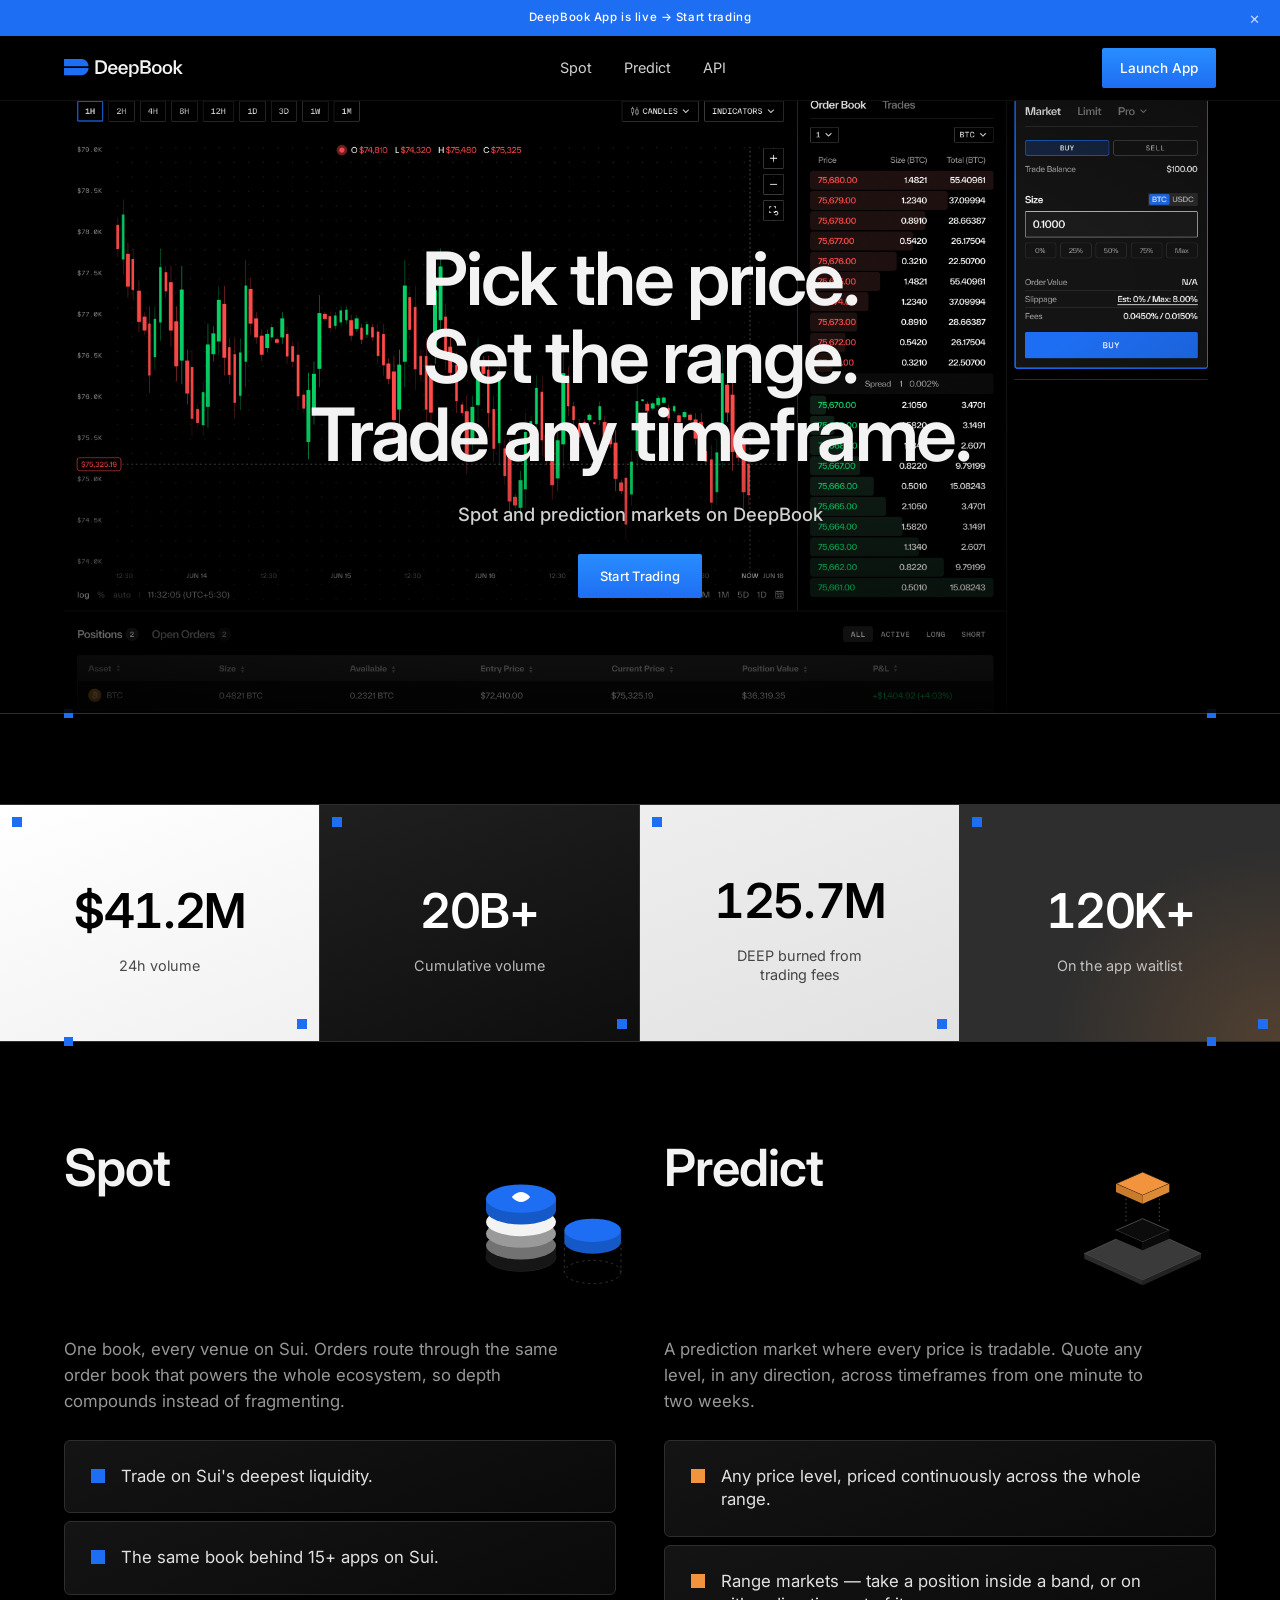
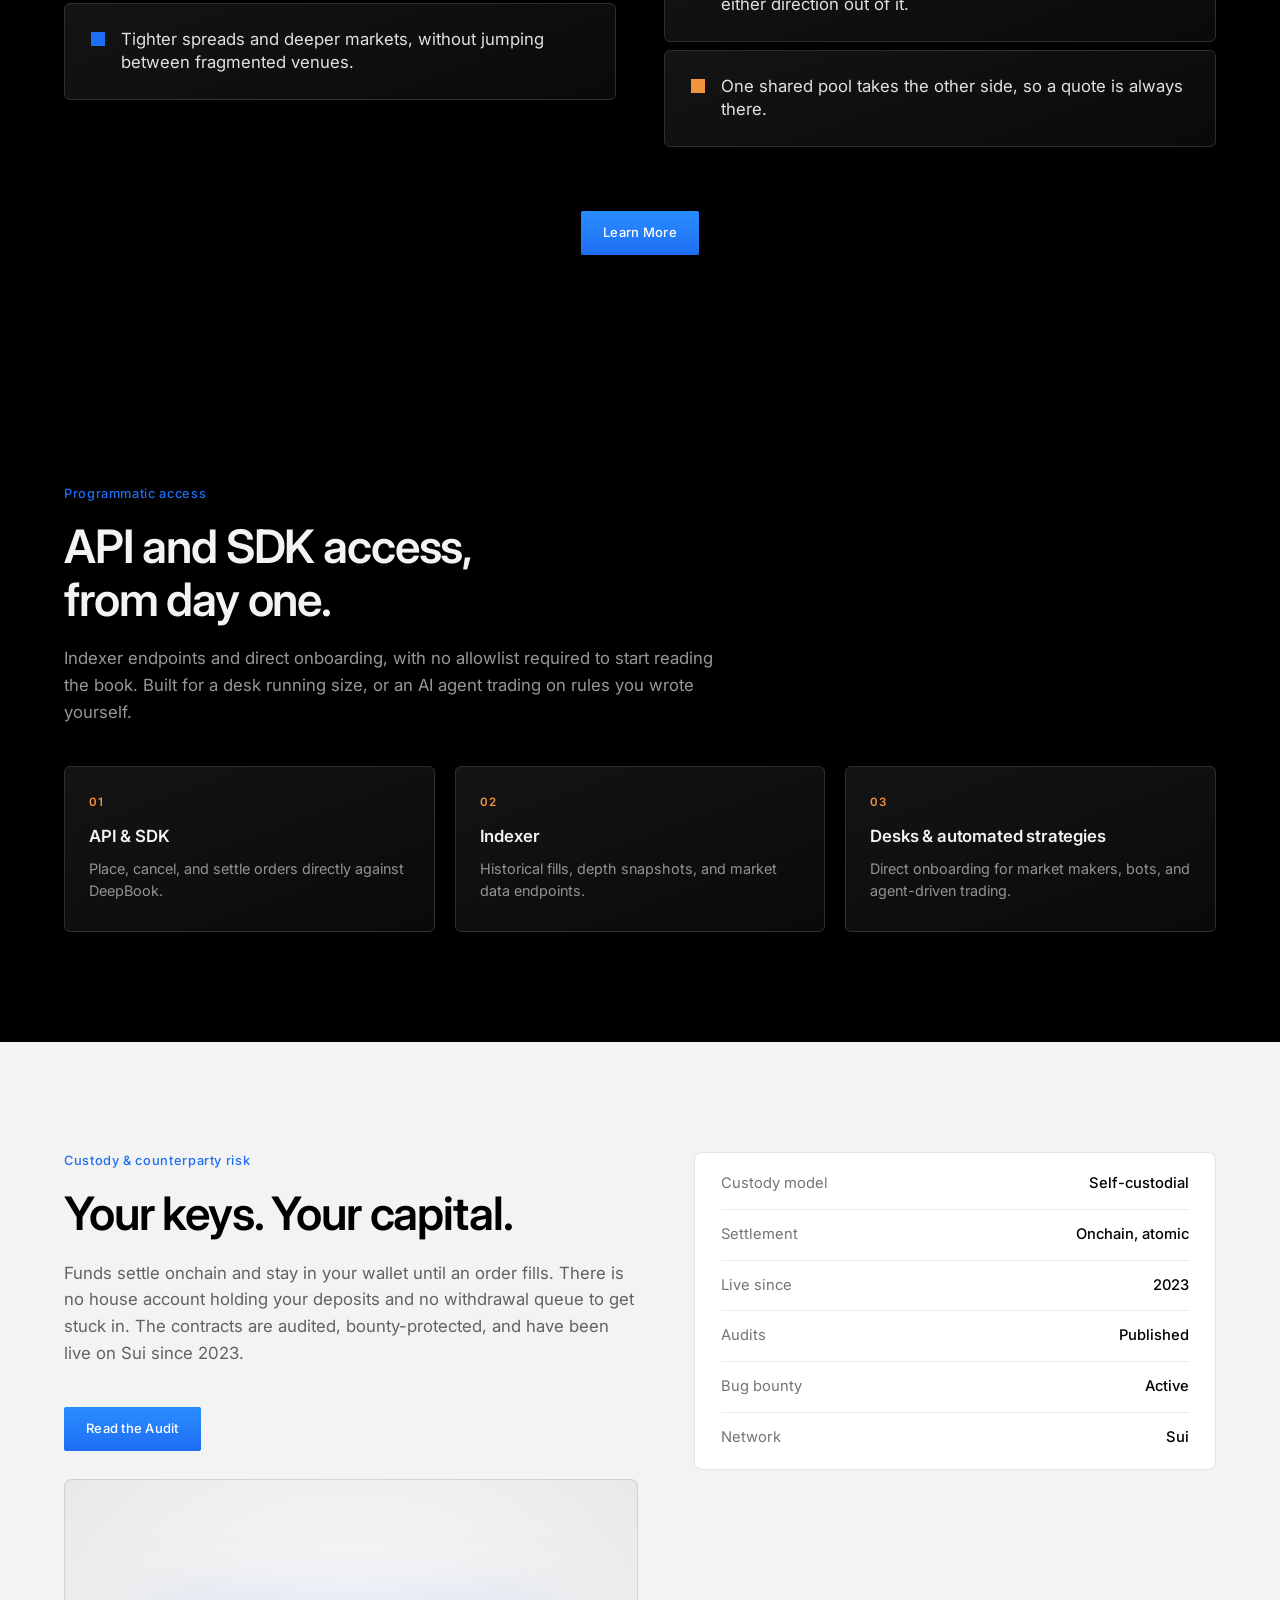
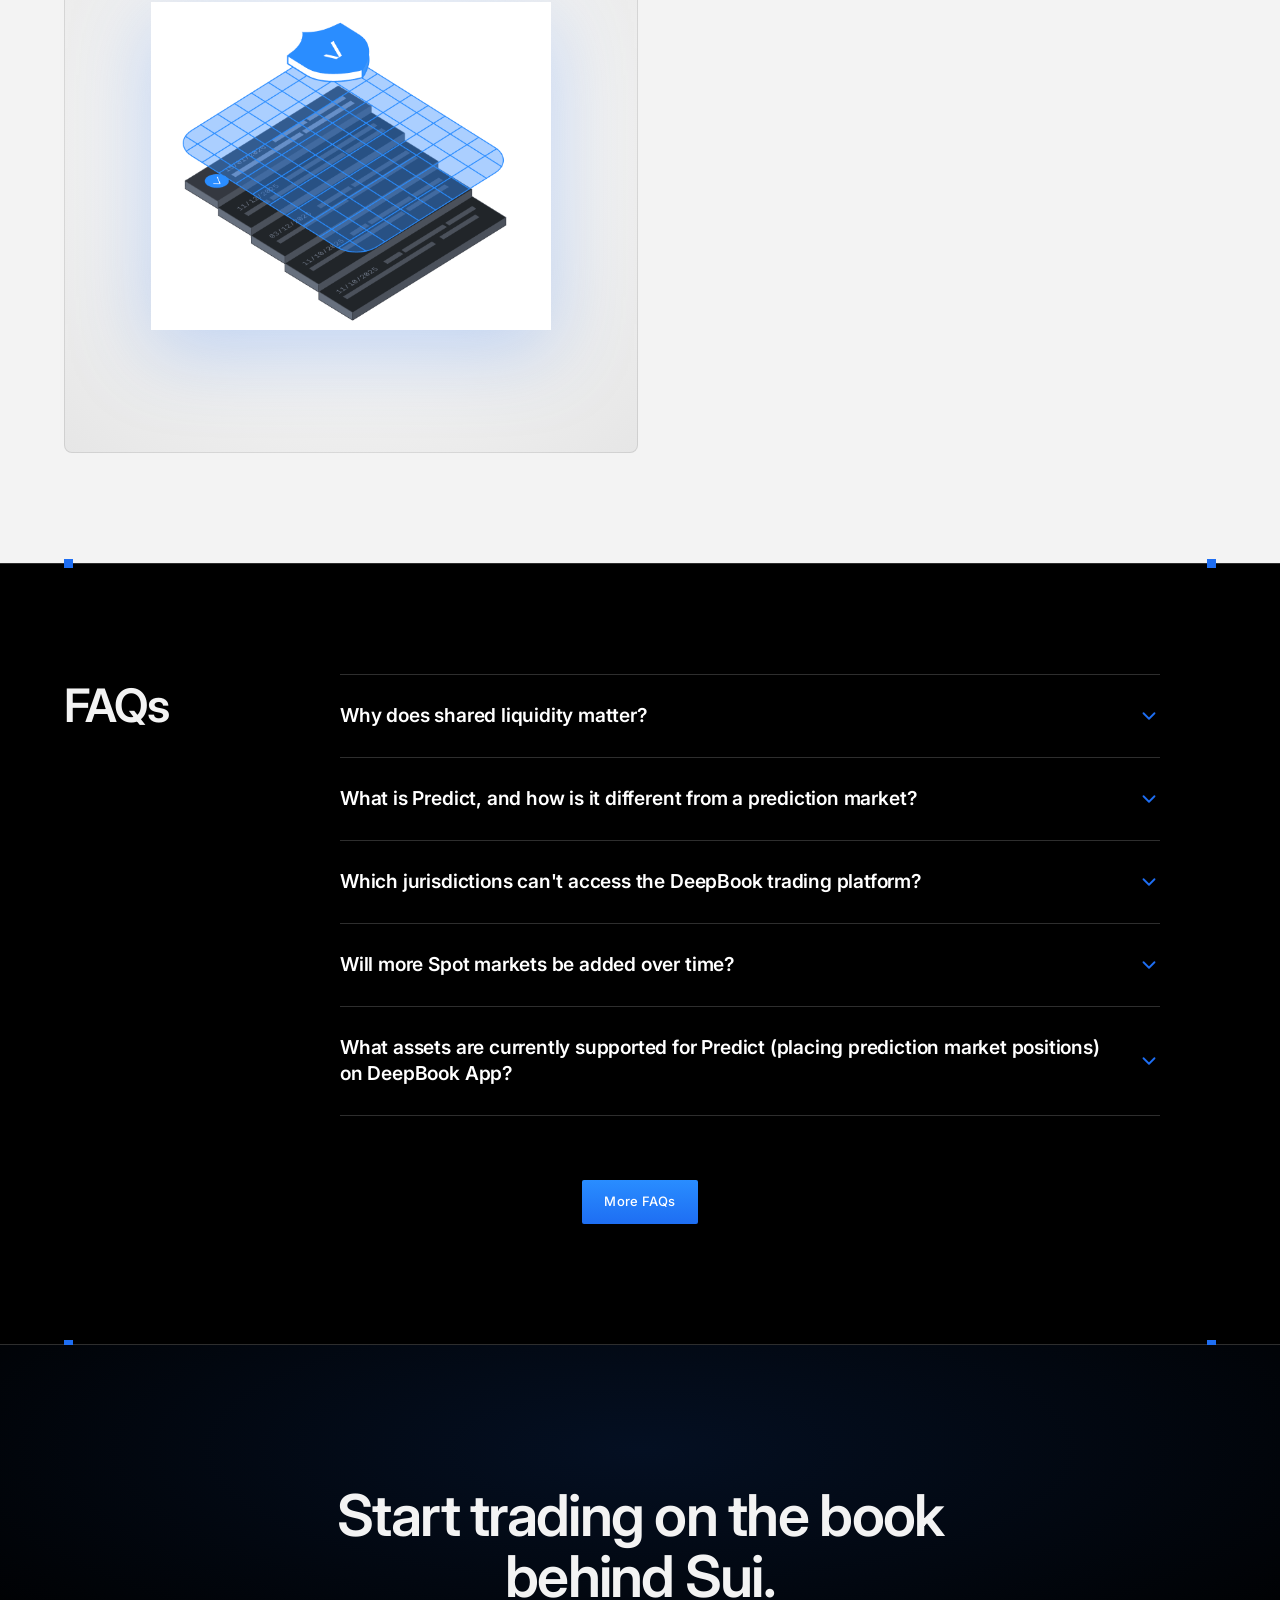
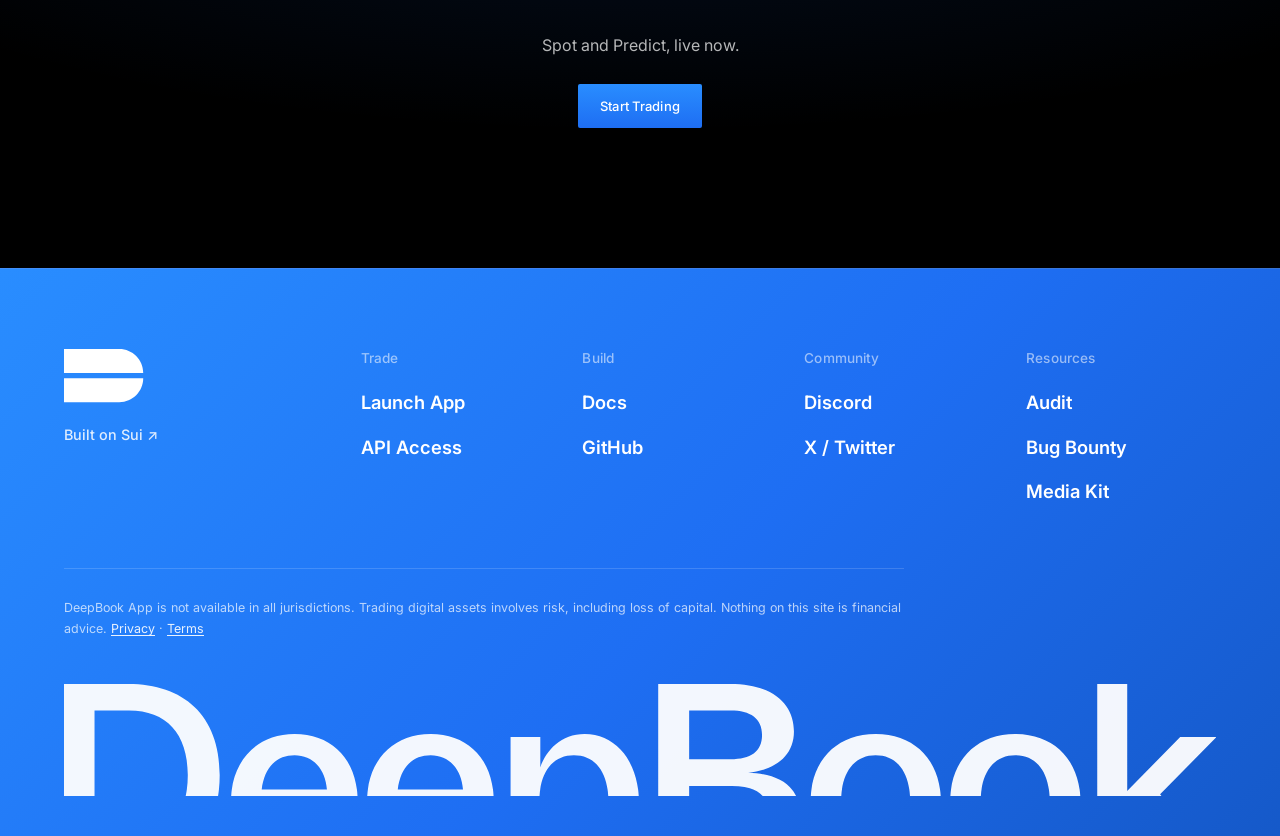
<file: index.html>
<!DOCTYPE html>
<html lang="en">
<head>
<meta charset="utf-8">

<!-- ============================================================================
     DEV HANDOFF NOTES — items marked TODO need a decision or a backend value.
     Everything not marked TODO is final and can ship as-is.

     TODO(domain): every absolute URL below, plus the canonical, the OG/Twitter
       image URLs, robots.txt and sitemap.xml, uses PLACEHOLDER_DOMAIN. Find and
       replace it once the production domain is settled (deepbook.tech vs other).
       Do not ship a canonical pointing at a vercel.app preview.
     TODO(title): current title is character-identical to www.deepbook.tech, which
       makes the two pages duplicates if both are indexable. Suggested replacement,
       pending the Predict status question below:
       "DeepBook App | Onchain Spot and Predict Trading on Sui"
     TODO(legal): Predict is described on this page as live. Sui's own docs state
       Predict has no Mainnet deployment. Confirm before the page is indexable, and
       keep this page, the docs and the FAQ schema consistent.
     TODO(legal): no operator/ownership statement exists yet. Once legal supplies
       the one-liner, add it to the Organization block below (legalName /
       parentOrganization) AND to the visible page copy, using identical wording.
     ============================================================================ -->

<title>DeepBook on Sui | Fully On-Chain Order Book for DeFi</title>
<meta name="description" content="DeepBook is a fully on-chain order book on Sui powering Spot and Predict markets with deep liquidity and fast settlement.">
<meta name="viewport" content="width=device-width, initial-scale=1">

<!-- TODO(domain): set to the real production URL. -->
<link rel="canonical" href="https://PLACEHOLDER_DOMAIN/">
<!-- max-snippet:-1 lifts Google's snippet-length cap so longer passages can be quoted. -->
<meta name="robots" content="index,follow,max-image-preview:large,max-snippet:-1,max-video-preview:-1">

<!-- Open Graph — TODO(og): image and final copy still undecided. The tags are wired
     so a share preview works the moment an image is dropped at the path below.
     Produce at 1200x630. Until then, links shared to Discord/Telegram/X will show
     a title and description but no image. -->
<meta property="og:type" content="website">
<meta property="og:site_name" content="DeepBook">
<meta property="og:title" content="DeepBook on Sui | Fully On-Chain Order Book for DeFi">
<meta property="og:description" content="DeepBook is a fully on-chain order book on Sui powering Spot and Predict markets with deep liquidity and fast settlement.">
<meta property="og:url" content="https://PLACEHOLDER_DOMAIN/">
<meta property="og:image" content="https://PLACEHOLDER_DOMAIN/assets/og-deepbook-app.png">
<meta property="og:image:width" content="1200">
<meta property="og:image:height" content="630">
<meta property="og:image:alt" content="DeepBook App — onchain spot and prediction markets on Sui.">
<meta property="og:locale" content="en_US">

<!-- X / Twitter — account confirmed: https://x.com/DeepBookonSui -->
<meta name="twitter:card" content="summary_large_image">
<meta name="twitter:site" content="@DeepBookonSui">
<meta name="twitter:creator" content="@DeepBookonSui">
<meta name="twitter:title" content="DeepBook on Sui | Fully On-Chain Order Book for DeFi">
<meta name="twitter:description" content="DeepBook is a fully on-chain order book on Sui powering Spot and Predict markets with deep liquidity and fast settlement.">
<meta name="twitter:image" content="https://PLACEHOLDER_DOMAIN/assets/og-deepbook-app.png">

<!-- Icons. icon.svg is the DeepBook "D" mark rebuilt as vector from the inline logo
     path, so there is no dependency on the old Webflow CDN. apple-touch-icon.png is
     the existing 180x180 brand asset (Safari will not accept SVG here).
     TODO(icons): generate /favicon.ico and site.webmanifest from the same mark for
     full legacy + installed-PWA coverage. -->
<link rel="icon" href="assets/icon.svg" type="image/svg+xml">
<link rel="apple-touch-icon" href="assets/apple-touch-icon.png">

<!-- ===================== STRUCTURED DATA: ENTITY GRAPH =====================
     Validate with Google's Rich Results Test and the Schema.org validator after
     the domain find-and-replace.
     TODO(legal): ownership is deliberately NOT asserted here. Once legal supplies
       the operator sentence, add "legalName" and (if applicable)
       "parentOrganization" to the Organization node.
     TODO(brand): github.com/MystenLabs/deepbookv3 is intentionally LEFT OUT of
       sameAs. sameAs is an identity assertion, so listing it would tell a model
       this entity is the MystenLabs org — the opposite of the brand separation.
       The footer link stays; adding it here is a brand/legal call, not a dev one.
     ========================================================================= -->
<script type="application/ld+json">
{
  "@context": "https://schema.org",
  "@graph": [
    {
      "@type": "Organization",
      "@id": "https://PLACEHOLDER_DOMAIN/#organization",
      "name": "DeepBook",
      "alternateName": ["DeepBook Protocol", "DeepBook App"],
      "url": "https://PLACEHOLDER_DOMAIN/",
      "logo": {
        "@type": "ImageObject",
        "url": "https://PLACEHOLDER_DOMAIN/assets/icon.svg"
      },
      "description": "DeepBook is a fully onchain central limit order book on the Sui network. It provides shared liquidity for spot markets and powers the DeepBook App, where traders access spot and prediction markets with self-custodial settlement.",
      "foundingDate": "2023",
      "sameAs": [
        "https://x.com/DeepBookonSui",
        "https://discord.com/invite/deepbook",
        "https://www.coingecko.com/en/coins/deepbook",
        "https://coinmarketcap.com/currencies/deepbook/",
        "https://defillama.com/protocol/deepbook"
      ],
      "knowsAbout": [
        "onchain order book",
        "central limit order book",
        "Sui blockchain",
        "decentralized exchange liquidity",
        "onchain prediction markets"
      ]
    },
    {
      "@type": "WebSite",
      "@id": "https://PLACEHOLDER_DOMAIN/#website",
      "url": "https://PLACEHOLDER_DOMAIN/",
      "name": "DeepBook",
      "publisher": { "@id": "https://PLACEHOLDER_DOMAIN/#organization" },
      "inLanguage": "en"
    },
    {
      "@type": "WebPage",
      "@id": "https://PLACEHOLDER_DOMAIN/#webpage",
      "url": "https://PLACEHOLDER_DOMAIN/",
      "name": "DeepBook on Sui | Fully On-Chain Order Book for DeFi",
      "isPartOf": { "@id": "https://PLACEHOLDER_DOMAIN/#website" },
      "about": { "@id": "https://PLACEHOLDER_DOMAIN/#organization" },
      "datePublished": "2026-09-01",
      "dateModified": "2026-09-01"
    },
    {
      "@type": "SoftwareApplication",
      "@id": "https://PLACEHOLDER_DOMAIN/#app",
      "name": "DeepBook App",
      "applicationCategory": "FinanceApplication",
      "operatingSystem": "Web",
      "url": "https://app.deepbook.tech/",
      "publisher": { "@id": "https://PLACEHOLDER_DOMAIN/#organization" },
      "featureList": [
        "Spot trading against a shared onchain order book",
        "Prediction markets at any price level, including range positions, across timeframes from one minute to two weeks",
        "Self-custodial settlement, assets remain in the user wallet",
        "Public API, SDK and indexer endpoints"
      ],
      "offers": {
        "@type": "Offer",
        "price": "0",
        "priceCurrency": "USD",
        "description": "Free to use. Trading fees apply per the published fee schedule."
      }
    }
  ]
}
</script>

<!-- ===================== STRUCTURED DATA: FAQ =====================
     Answer text below is copied VERBATIM from the rendered accordions. If the
     on-page copy changes, change it here too — a mismatch between schema and
     rendered text is a policy violation and gets the markup ignored.
     ================================================================ -->
<script type="application/ld+json">
{
  "@context": "https://schema.org",
  "@type": "FAQPage",
  "@id": "https://PLACEHOLDER_DOMAIN/#faq",
  "isPartOf": { "@id": "https://PLACEHOLDER_DOMAIN/#webpage" },
  "mainEntity": [
    {
      "@type": "Question",
      "name": "Why does shared liquidity matter?",
      "url": "https://PLACEHOLDER_DOMAIN/#faq-shared-liquidity",
      "acceptedAnswer": {
        "@type": "Answer",
        "text": "Onchain liquidity is often divided across separate apps and order books, leaving less depth available in each venue. DeepBook's spot market allows multiple apps to route through the same book, so liquidity can compound rather than fragment. For traders moving meaningful size, greater shared depth can support tighter spreads and lower slippage."
      }
    },
    {
      "@type": "Question",
      "name": "What is Predict, and how is it different from a prediction market?",
      "url": "https://PLACEHOLDER_DOMAIN/#faq-what-is-predict",
      "acceptedAnswer": {
        "@type": "Answer",
        "text": "A prediction market gives you a fixed set of yes-or-no bets that someone else defined, like whether Bitcoin closes above $100,000 by December, and most of that menu has already settled at zero or one hundred. The position you hold is a dead-end token you cannot use elsewhere. Predict works differently. You name any price you want, like 94,820 right now, in any direction, including ranges between two prices, across timeframes from one minute to two weeks, and the market is created on demand and priced for you in real time. One shared pool takes the other side of every trade, so a quote is always available, where prediction markets depend on finding another taker. The closest traditional analog is asking a derivatives desk for a custom quote, automated and running onchain."
      }
    },
    {
      "@type": "Question",
      "name": "Which jurisdictions can't access the DeepBook trading platform?",
      "url": "https://PLACEHOLDER_DOMAIN/#faq-jurisdictions",
      "acceptedAnswer": {
        "@type": "Answer",
        "text": "The following jurisdictions are excluded from accessing the DeepBook trading platform: Australia, Belgium, France, Germany, Hungary, Italy, Netherlands, Ontario, Poland, Quebec, Russia, Singapore, Slovakia, Taiwan, Thailand, the United Kingdom, and the United States. OFAC-sanctioned jurisdictions: Iran, Cuba, North Korea, and the Crimea, Donetsk, and Luhansk regions of Ukraine."
      }
    },
    {
      "@type": "Question",
      "name": "Will more Spot markets be added over time?",
      "url": "https://PLACEHOLDER_DOMAIN/#faq-more-spot-markets",
      "acceptedAnswer": {
        "@type": "Answer",
        "text": "DeepBook App is designed to provide access to markets available on the DeepBook protocol. Additional trading pairs may become available over time as the app expands. Check the app for the latest supported markets. DeepBook will continue to assess other asset support — look for updates on app.deepbook.tech and on X at @DeepBookonSui."
      }
    },
    {
      "@type": "Question",
      "name": "What assets are currently supported for Predict (placing prediction market positions) on DeepBook App?",
      "url": "https://PLACEHOLDER_DOMAIN/#faq-predict-assets",
      "acceptedAnswer": {
        "@type": "Answer",
        "text": "BTC is currently the only supported asset. DeepBook will continue to assess other assets. Look for updates on app.deepbook.tech and on X at @DeepBookonSui."
      }
    }
  ]
}
</script>
<link rel="preconnect" href="https://fonts.googleapis.com">
<link rel="preconnect" href="https://fonts.gstatic.com" crossorigin>
<link href="https://fonts.googleapis.com/css2?family=Inter:wght@300;400;500;600;700&display=swap" rel="stylesheet">
<style>
/* ============================ TOKENS ============================ */
:root{
  --blue:#1E6EF3;
  --blue-bright:#298DFF;
  --orange:#F2933D; /* sampled from the "Contract" line in the hero minute-market video */
  --black:#000000;
  --ink:#161616;
  --ink-2:#2E2E2E;
  --grey:#727272;
  --paper:#F3F3F3;
  --white:#FFFFFF;
  --up:#3DDC97;
  --down:#FF6B6B;
  --ease:cubic-bezier(0.16,1,0.3,1);
  --ease-db:cubic-bezier(0.65,0,0.35,1);
  --container:1440px;
  --pad:clamp(20px,5vw,80px);
  --font:"Inter",system-ui,-apple-system,sans-serif;
}
*,*::before,*::after{box-sizing:border-box;margin:0;padding:0}
html{-webkit-font-smoothing:antialiased;-moz-osx-font-smoothing:grayscale;scroll-behavior:smooth}
body{font-family:var(--font);background:var(--black);color:var(--paper);line-height:1.35;overflow-x:hidden}
a{color:inherit;text-decoration:none}
ul{list-style:none}
img,svg{display:block;max-width:100%}
::selection{background:var(--blue);color:#fff}
button{font:inherit;color:inherit;background:none;border:none;cursor:pointer}
body::-webkit-scrollbar{width:0}
a:focus-visible,button:focus-visible{outline:2px solid var(--blue);outline-offset:3px}

.container{max-width:var(--container);margin:0 auto;padding-left:var(--pad);padding-right:var(--pad);width:100%}
.blue{color:var(--blue)}

/* ============================ DIVIDER MOTIF ============================ */
.divider{position:relative;width:100%}
.divider .line{height:1px;width:100%;background:var(--ink-2)}
.divider .cubes{position:absolute;top:-4px;left:0;width:100%}
.divider .cubes .inner{max-width:var(--container);margin:0 auto;padding:0 var(--pad);display:flex;justify-content:space-between}
.divider .cube{width:9px;height:9px;background:var(--blue)}

/* ============================ BUTTONS ============================ */
.btn{display:inline-flex;align-items:center;justify-content:center;height:44px;padding:0 22px;
  font-size:.8125rem;font-weight:500;letter-spacing:.02em;border-radius:2px;position:relative;overflow:hidden;
  transition:background .35s var(--ease-db),color .35s var(--ease-db),transform .35s var(--ease)}
.btn--blue{background:linear-gradient(180deg,var(--blue-bright),var(--blue));color:#fff}
.btn--blue:hover{background:linear-gradient(180deg,var(--blue),#1559c9)}
.btn--ghost{background:transparent;color:#fff;border:1px solid rgba(255,255,255,.22)}
.btn--ghost:hover{background:#fff;color:#000}
.btn--black{background:var(--ink);color:#fff}
.btn--black:hover{background:#000}
.btn:active{transform:translateY(1px)}
.btn-row{display:flex;gap:8px;flex-wrap:wrap}

/* ============================ NAV ============================ */
.pencil{background:var(--blue);color:#fff;display:flex;align-items:center;justify-content:center;gap:14px;
  height:36px;font-size:.72rem;letter-spacing:.05em;position:relative;z-index:60}
.pencil a{display:inline-flex;align-items:center;gap:6px;font-weight:500;transition:opacity .3s}
.pencil a:hover{opacity:.75}
.pencil-close{position:absolute;right:16px;top:50%;transform:translateY(-50%);color:#fff;opacity:.7;font-size:1.05rem;
  line-height:1;padding:4px;transition:opacity .2s}
.pencil-close:hover{opacity:1}

.nav{position:sticky;top:0;z-index:50;background:rgba(0,0,0,.72);backdrop-filter:blur(14px);
  border-bottom:1px solid rgba(255,255,255,.06)}
.nav .inner{max-width:var(--container);margin:0 auto;padding:0 var(--pad);height:64px;display:flex;align-items:center;justify-content:space-between}
.nav-logo svg{width:120px;height:auto}
.nav-logo svg path:first-child{fill:var(--blue)}
.nav-menu{display:flex;align-items:center;gap:4px}
.nav-link{position:relative;padding:8px 14px;font-size:.9rem;font-weight:400;color:rgba(255,255,255,.82);
  overflow:hidden;display:inline-block}
.nav-link span{display:inline-block;transition:transform .4s var(--ease)}
.nav-link::after{content:attr(data-t);position:absolute;left:14px;top:100%;color:#fff}
.nav-link:hover span{transform:translateY(-140%)}
.nav-link:hover::after{transform:translateY(-100%);transition:transform .4s var(--ease)}
.nav-right{display:flex;align-items:center;gap:10px}
.nav .docs{height:40px;padding:0 18px;background:linear-gradient(180deg,var(--blue-bright),var(--blue));color:#fff;border-radius:2px;font-size:.85rem;font-weight:500;
  display:inline-flex;align-items:center;transition:background .3s}
.nav .docs:hover{background:linear-gradient(180deg,var(--blue),#1559c9)}
.hamb{display:none;width:40px;height:40px;border:1px solid rgba(255,255,255,.16);border-radius:2px;
  align-items:center;justify-content:center}
.hamb span{display:block;width:16px;height:2px;background:#fff;position:relative}
.hamb span::before,.hamb span::after{content:"";position:absolute;left:0;width:16px;height:2px;background:#fff}
.hamb span::before{top:-5px}.hamb span::after{top:5px}

/* mobile menu */
.mobile-menu{position:fixed;inset:0;z-index:45;background:#000;padding:120px var(--pad) 40px;
  display:flex;flex-direction:column;gap:0;transform:translateY(-100%);transition:transform .5s var(--ease);visibility:hidden}
.mobile-menu.open{transform:translateY(0);visibility:visible}
.mobile-menu a.m-link{font-size:2rem;font-weight:500;padding:20px 0;display:flex;align-items:center;gap:16px;
  border-bottom:1px solid rgba(255,255,255,.08)}
.mobile-menu a.m-link .c{width:12px;height:12px;background:var(--blue)}
.mobile-actions{margin-top:auto;display:flex;gap:10px;flex-wrap:wrap}

/* ============================ HERO ============================ */
.hero{position:relative;min-height:68vh;display:flex;align-items:center;justify-content:center;
  text-align:center;overflow:hidden;padding:96px var(--pad) 72px}
.hero .hero-video{position:absolute;top:0;left:var(--pad);width:calc(100% - var(--pad)*2);height:100%;object-fit:cover;z-index:0;background:#000}
.hero::after{content:"";position:absolute;inset:0;z-index:1;
  background:radial-gradient(120% 80% at 50% 30%,transparent 30%,rgba(0,0,0,.55) 78%,#000 100%)}
.hero .content{position:relative;z-index:2;max-width:820px;display:flex;flex-direction:column;align-items:center;gap:28px}
/* Floor is set so the longest line ("Trade any timeframe.") still fits on one line at 360px —
   below that the triad would wrap to four lines and lose its rhythm. */
.h1{font-size:clamp(2.05rem,7vw,4.6rem);font-weight:600;letter-spacing:-.03em;line-height:1.06}
.h1 span{display:block}
.hero-sub{font-size:clamp(1rem,2vw,1.15rem);font-weight:500;color:rgba(243,243,243,.86);max-width:560px}

/* reveal */
[data-reveal]{opacity:0;transform:translateY(24px);transition:opacity .9s var(--ease),transform .9s var(--ease)}
[data-reveal].in{opacity:1;transform:none}

/* ============================ SECTION SHELL ============================ */
/* Sticky nav is 64px tall — without this, an anchor jump parks the target's heading
   directly behind it (#predict is a bare block with no top padding of its own). */
#spot,#predict,#programmatic,#stats,#faqs{scroll-margin-top:108px}
.sect{padding:110px 0}
.sect-label{font-size:.8rem;letter-spacing:.05em;color:var(--blue);margin-bottom:18px;font-weight:500}
.sect h2{font-size:clamp(1.9rem,3.6vw,2.9rem);font-weight:600;letter-spacing:-.025em;line-height:1.14;margin-bottom:20px;max-width:17ch}
.sect .lede{font-size:1.05rem;color:rgba(243,243,243,.62);max-width:660px;margin-bottom:40px;line-height:1.6}

/* ============================ STATS ============================ */
/* Pushed down ~10% of viewport height so the cards read as their own moment below the hero,
   rather than sitting flush against the divider rule. */
#stats{margin-top:clamp(40px,10vh,120px)}
.stats{display:grid;grid-template-columns:repeat(4,1fr);border-top:1px solid var(--ink-2)}
.stat{position:relative;padding:64px 32px 56px;text-align:center;border-right:1px solid var(--ink-2);
  display:flex;flex-direction:column;align-items:center;gap:12px;min-height:220px;justify-content:center}
.stat:last-child{border-right:none}
.stat.b-white{background:linear-gradient(160deg,#fff,#f1f1f1);color:#000}
.stat.b-black{background:linear-gradient(160deg,#1f1f1f,#0e0e0e);color:#fff}
.stat.b-grey{background:linear-gradient(160deg,#eee,#e2e2e2);color:#000}
.stat.b-darkgrey{background:radial-gradient(130% 150% at 100% 100%,rgba(242,147,61,.18),transparent 55%),var(--ink-2);color:#fff}
.stat .num{font-size:clamp(2rem,4vw,3rem);font-weight:600;letter-spacing:-.03em;font-variant-numeric:tabular-nums}
.stat .lab{font-size:.9rem;opacity:.7;max-width:160px}
.stat .cube-t,.stat .cube-b{position:absolute;width:10px;height:10px;background:var(--blue)}
.stat .cube-t{top:12px;left:12px}
.stat .cube-b{bottom:12px;right:12px}
/* All four cards use the one brand accent. Mixed black/blue/orange corners read as arbitrary;
   orange is now reserved exclusively for the Programmatic access section, where it means something. */

/* ============================ CARDS ============================ */
.cards-grid{display:grid;grid-template-columns:repeat(4,1fr);gap:20px}
.cards-grid.cards-3{grid-template-columns:repeat(3,1fr)}
.card{border:1px solid var(--ink-2);border-radius:6px;padding:28px 24px;background:linear-gradient(160deg,#141414,#0a0a0a)}
.card .k{display:block;font-size:.72rem;letter-spacing:.09em;color:var(--orange);margin-bottom:16px;font-weight:600}
.card h3{font-size:1.05rem;font-weight:600;letter-spacing:-.01em;margin-bottom:10px;line-height:1.3}
.card p{font-size:.9rem;color:rgba(243,243,243,.58);line-height:1.55}

/* ============ SPOT + PREDICT FEATURE CARD LISTS (heading + illustration + bullet cards) ============ */
.feature-cards{padding:100px 0 120px;background:#000}
.fc-grid{display:grid;grid-template-columns:1fr 1fr;gap:48px}
.fc-head{position:relative;display:flex;justify-content:space-between;align-items:flex-start;gap:20px;min-height:180px;margin-bottom:14px}
.fc-head h2{font-size:clamp(2.4rem,4vw,3.4rem);font-weight:600;letter-spacing:-.02em;line-height:1}
.fc-art{width:150px;height:160px;flex:0 0 auto}
.fc-art svg{width:100%;height:100%;overflow:visible}
.fc-lede{font-size:1.05rem;line-height:1.55;color:rgba(243,243,243,.62);max-width:46ch;margin-bottom:26px}
.fc-list{display:flex;flex-direction:column;gap:8px}
.fc-item{display:flex;gap:16px;align-items:flex-start;padding:24px 26px;border:1px solid var(--ink-2);border-radius:6px;background:linear-gradient(160deg,#141414,#0a0a0a)}
.fc-item .fb{width:14px;height:14px;background:var(--blue);flex:0 0 auto;margin-top:4px}
/* Predict's contract line runs orange in the app itself (vs. blue for spot price) — carry
   that same accent into its bullet markers, kept to this one section. */
#predict .fc-item .fb{background:var(--orange)}
.fc-item p{font-size:1.05rem;color:rgba(243,243,243,.92);line-height:1.4}
.learn-more-wrap{display:flex;justify-content:center;padding-top:64px}

/* ============ FAQs (bottom of page) ============ */
.faqs{padding:110px 0 120px}
.faqs h2{font-size:clamp(2rem,3.6vw,2.9rem);font-weight:600;letter-spacing:-.02em;margin-bottom:0}
.faqs-grid{display:grid;grid-template-columns:220px 1fr;gap:56px;align-items:start}
.faqs-list{max-width:820px;border-top:1px solid var(--ink-2)}
.faq-item{border-bottom:1px solid var(--ink-2)}
/* Questions are real h3s so they appear in the document outline and are individually
   citable; the h3 carries no visual styling of its own — the button keeps all of it. */
.faq-q{margin:0;font-size:inherit;font-weight:inherit;line-height:inherit}
.faq-item[id]{scroll-margin-top:108px}
.faq-toggle{width:100%;display:flex;align-items:center;justify-content:space-between;gap:20px;
  padding:28px 0;font-size:clamp(1.02rem,1.7vw,1.2rem);font-weight:600;letter-spacing:-.01em;color:#fff;text-align:left}
.faq-toggle .chev{flex:0 0 auto;width:22px;height:22px;color:var(--blue);transition:transform .35s var(--ease)}
.faq-toggle[aria-expanded="true"] .chev{transform:rotate(180deg)}
.faq-panel{overflow:hidden;max-height:0;transition:max-height .45s var(--ease)}
.faq-panel .faq-a{padding:0 0 30px;font-size:1rem;line-height:1.6;color:rgba(243,243,243,.62);max-width:700px}
.faq-panel .faq-a p{margin-bottom:14px!important}
.faq-panel .faq-a ul{margin:0 0 14px;padding-left:20px;list-style:disc}
.faq-panel .faq-a li{margin-bottom:8px}
.faq-panel .faq-a a{color:var(--blue-bright);text-decoration:underline;text-underline-offset:2px}
.faq-panel .faq-a a:hover{color:#fff}

@media(max-width:900px){
  .fc-grid{grid-template-columns:1fr;gap:64px}
}

/* ============================ CUSTODY (LIGHT) ============================ */
.custody{background:var(--paper);color:#000}
.custody .sect-label{color:var(--blue)}
.custody .lede{color:rgba(0,0,0,.6)}
.custody-grid{display:grid;grid-template-columns:1.1fr 1fr;gap:56px;align-items:start}
.attest{border:1px solid rgba(0,0,0,.1);border-radius:8px;background:#fff;padding:6px 26px}
.attest .row{display:flex;justify-content:space-between;padding:15px 0;border-bottom:1px solid rgba(0,0,0,.08);font-size:.92rem}
.attest .row:last-child{border-bottom:0}
.attest .row span:first-child{color:rgba(0,0,0,.55)}
.attest .row span:last-child{font-weight:500}
.custody-art{aspect-ratio:1;border:1px solid rgba(0,0,0,.1);border-radius:8px;position:relative;overflow:hidden;
  background:radial-gradient(circle at 50% 45%,#fff,#e6e6e6);margin-top:28px}
.shield{position:absolute;inset:0;display:flex;align-items:center;justify-content:center}
.shield .sec-img{width:70%;height:auto;filter:drop-shadow(0 20px 40px rgba(30,110,243,.25))}
.shield .ring{position:absolute;border:1px solid rgba(30,110,243,.25);border-radius:50%;animation:pulse 3.4s ease-out infinite}
@keyframes pulse{0%{width:40%;height:40%;opacity:.9}100%{width:96%;height:96%;opacity:0}}

/* ============================ CLOSING CTA ============================ */
.cta{position:relative;padding:140px var(--pad);text-align:center;overflow:hidden;
  background:radial-gradient(120% 90% at 50% 20%,rgba(30,110,243,.14),transparent 60%),#000}
.cta .content{position:relative;z-index:2;max-width:640px;margin:0 auto;display:flex;flex-direction:column;align-items:center;gap:28px}
.cta h2{font-size:clamp(2.2rem,5.5vw,3.6rem);font-weight:600;letter-spacing:-.03em;line-height:1.06}
.cta .desc{color:rgba(243,243,243,.75);max-width:360px}

/* ============================ FOOTER ============================ */
.footer{background:linear-gradient(135deg,var(--blue-bright),var(--blue) 55%,#1559c9);border-top:1px solid rgba(255,255,255,.15);padding:80px 0 40px}
.footer-grid{display:grid;grid-template-columns:.6fr 2fr;gap:40px;margin-bottom:44px}
.footer-logo svg{width:80px;height:auto}
.footer-sui{display:inline-flex;align-items:center;gap:6px;margin-top:22px;font-size:.9rem;font-weight:500;color:rgba(255,255,255,.85);transition:opacity .25s}
.footer-sui:hover{opacity:.7}
.footer-links{display:grid;grid-template-columns:repeat(4,1fr);gap:32px}
.f-col h4{font-size:.85rem;text-transform:none;letter-spacing:.01em;color:rgba(255,255,255,.55);margin-bottom:22px;font-weight:500}
.f-col li{margin-bottom:20px}
.f-col a{font-size:1.15rem;font-weight:600;color:#fff;position:relative;display:inline-block;transition:opacity .25s,transform .25s var(--ease-db)}
.f-col a:hover{opacity:.75;transform:translateX(6px)}
.disclosure{padding-top:28px;border-top:1px solid rgba(255,255,255,.15);font-size:.78rem;color:rgba(255,255,255,.7);
  line-height:1.7;max-width:840px;margin-bottom:44px}
.disclosure a{color:rgba(255,255,255,.9);text-decoration:underline;text-underline-offset:2px}
.disclosure a:hover{color:#fff}
.footer-word{width:100%;opacity:.95}
.footer-word svg{width:100%;height:auto}

/* ============================ RESPONSIVE ============================ */
@media(max-width:991px){
  .custody-grid{grid-template-columns:1fr}
  .faqs-grid{grid-template-columns:1fr}
  .faqs h2{margin-bottom:24px}
  .stats{grid-template-columns:1fr 1fr}
  .stat:nth-child(2n){border-right:none}
  .footer-grid{grid-template-columns:1fr}
  .footer-links{grid-template-columns:repeat(2,1fr)}
  .cards-grid{grid-template-columns:repeat(2,1fr)}
}
@media(max-width:767px){
  .nav-menu{display:none}
  .hamb{display:flex}
  .nav .docs{display:none}
  .stats{grid-template-columns:1fr}
  .stat{border-right:none;border-bottom:1px solid var(--ink-2)}
  .footer-links{grid-template-columns:1fr}
  .cards-grid,.cards-grid.cards-3{grid-template-columns:1fr}
}
@media (prefers-reduced-motion:reduce){
  *{animation-duration:.01ms!important;animation-iteration-count:1!important;transition-duration:.01ms!important;scroll-behavior:auto!important}
}
</style>
</head>
<body>

<!-- ===================== ANNOUNCEMENT BAR ===================== -->
<!-- FLAG: launch-window asset, expected to be replaced within weeks. Content lives in one string below; swap freely. -->
<div class="pencil" id="announceBar">
  <a href="https://app.deepbook.tech" data-analytics="announce-bar">DeepBook App is live &rarr; Start trading</a>
  <button class="pencil-close" id="announceClose" aria-label="Dismiss announcement">&times;</button>
</div>

<!-- ===================== NAV ===================== -->
<header class="nav">
  <div class="inner">
    <a href="#top" class="nav-logo" aria-label="DeepBook">
      <svg viewBox="0 0 133 21" fill="none"><path d="M27.1875 9.96484C27.1875 14.4024 23.5899 18 19.1523 18H0V9.96484H27.1875ZM19.1523 0C23.5899 0 27.1875 3.59755 27.1875 8.03516H0V0H19.1523Z" fill="#1E6EF3"></path><path d="M40.2037 1.44296C41.7292 1.44296 43.0566 1.72032 44.1859 2.29487C45.3152 2.86941 46.1869 3.72133 46.8011 4.8506C47.4152 5.97988 47.7322 7.3469 47.7322 8.97148C47.7322 10.5961 47.4152 11.9631 46.8011 13.0924C46.1869 14.2216 45.3152 15.0735 44.1859 15.6481C43.0566 16.2226 41.7292 16.5 40.2037 16.5H34.8545V1.44296H40.2037ZM40.2631 14.3009C41.2735 14.3009 42.1453 14.1028 42.8783 13.6867C43.6114 13.2707 44.1661 12.6565 44.5425 11.864C44.9189 11.0715 45.1171 10.1008 45.1171 8.97148C45.1171 7.8422 44.9189 6.87142 44.5425 6.07894C44.1661 5.28647 43.6114 4.6723 42.8783 4.25625C42.1453 3.8402 41.2735 3.64208 40.2631 3.64208H37.4102V14.3009H40.2631ZM59.2857 11.8838L51.3213 11.9433C51.4203 12.9537 51.7175 13.7263 52.2128 14.2613C52.7081 14.7962 53.3421 15.0537 54.1148 15.0537C54.7685 15.0537 55.2837 14.915 55.6601 14.6377C56.0365 14.3603 56.3337 13.9443 56.5318 13.4093H59.0479C58.7111 14.5386 58.1168 15.3905 57.2648 15.9651C56.4129 16.5396 55.3431 16.817 54.0751 16.817C53.0053 16.817 52.0741 16.5792 51.2817 16.1038C50.4892 15.6283 49.875 14.9745 49.459 14.1226C49.0429 13.2707 48.825 12.2999 48.825 11.2102C48.825 10.1206 49.0429 9.14979 49.4788 8.29787C49.9146 7.44596 50.5288 6.79217 51.3213 6.31668C52.1138 5.8412 53.0449 5.60346 54.0949 5.60346C55.145 5.60346 56.0563 5.82139 56.8488 6.27706C57.6413 6.73273 58.2554 7.36671 58.6913 8.19881C59.1272 9.03091 59.3451 10.0017 59.3451 11.0914C59.3451 11.3489 59.3253 11.6065 59.2857 11.8838ZM52.2326 8.09976H52.2524C51.777 8.57524 51.4798 9.28847 51.3411 10.2196H56.7299C56.6903 9.64508 56.5516 9.14979 56.3139 8.73374C56.0761 8.31769 55.7591 7.98088 55.3629 7.74314C54.9667 7.5054 54.5308 7.38653 54.0355 7.38653C53.3025 7.38653 52.7081 7.62427 52.2326 8.09976ZM70.7255 11.8838L62.7611 11.9433C62.8602 12.9537 63.1573 13.7263 63.6526 14.2613C64.1479 14.7962 64.7819 15.0537 65.5546 15.0537C66.2084 15.0537 66.7235 14.915 67.0999 14.6377C67.4763 14.3603 67.7735 13.9443 67.9716 13.4093H70.4877C70.1509 14.5386 69.5566 15.3905 68.7047 15.9651C67.8528 16.5396 66.7829 16.817 65.515 16.817C64.4451 16.817 63.514 16.5792 62.7215 16.1038C61.929 15.6283 61.3148 14.9745 60.8988 14.1226C60.4827 13.2707 60.2648 12.2999 60.2648 11.2102C60.2648 10.1206 60.4827 9.14979 60.9186 8.29787C61.3545 7.44596 61.9686 6.79217 62.7611 6.31668C63.5536 5.8412 64.4847 5.60346 65.5348 5.60346C66.5848 5.60346 67.4961 5.82139 68.2886 6.27706C69.0811 6.73273 69.6953 7.36671 70.1311 8.19881C70.567 9.03091 70.7849 10.0017 70.7849 11.0914C70.7849 11.3489 70.7651 11.6065 70.7255 11.8838ZM63.6724 8.09976H63.6923C63.2168 8.57524 62.9196 9.28847 62.7809 10.2196H68.1697C68.1301 9.64508 67.9914 9.14979 67.7537 8.73374C67.516 8.31769 67.199 7.98088 66.8027 7.74314C66.4065 7.5054 65.9706 7.38653 65.4753 7.38653C64.7423 7.38653 64.1479 7.62427 63.6724 8.09976ZM80.7983 6.29687L80.7785 6.31668C81.4521 6.79217 81.987 7.44596 82.3634 8.29787C82.7399 9.14979 82.938 10.1008 82.938 11.1706C82.938 12.2404 82.7399 13.1914 82.3634 14.0433C81.987 14.8952 81.4521 15.549 80.7785 16.0245C80.1049 16.5 79.3322 16.7377 78.4803 16.7377C77.9454 16.7377 77.4501 16.6387 76.9746 16.4208C76.4991 16.2028 76.0831 15.9056 75.7066 15.5292C75.3302 15.1528 75.033 14.7169 74.8151 14.2216V20.3831H72.3584V5.82139H74.8151V8.3375C74.9934 7.8422 75.251 7.38653 75.5878 6.97048C75.9246 6.55443 76.3406 6.21762 76.8359 5.96007C77.3312 5.70252 77.8859 5.58364 78.5001 5.58364C79.352 5.58364 80.1247 5.82139 80.7983 6.29687ZM79.1341 14.5584L79.0945 14.5981C79.5303 14.2811 79.8473 13.8452 80.0652 13.2707C80.2832 12.6961 80.402 12.0027 80.402 11.2102C80.402 10.4376 80.303 9.76395 80.0851 9.18941C79.8671 8.61486 79.5501 8.179 79.1143 7.86201C78.6784 7.54502 78.1633 7.38653 77.5491 7.38653C76.9548 7.38653 76.4397 7.54502 76.0038 7.86201C75.5679 8.179 75.251 8.61486 75.033 9.18941C74.8151 9.76395 74.6962 10.4376 74.6962 11.2102C74.6962 11.9829 74.8151 12.6565 75.033 13.231C75.251 13.8056 75.5878 14.2414 76.0236 14.5584C76.4595 14.8754 76.9746 15.0339 77.5689 15.0339C78.1831 15.0339 78.6982 14.8754 79.1341 14.5584ZM95.3927 9.74414L95.3729 9.68471C96.1059 10.2791 96.4823 11.131 96.4823 12.2603C96.4823 13.1518 96.2644 13.9046 95.8286 14.5386C95.3927 15.1726 94.7389 15.6481 93.8672 15.9849C92.9955 16.3217 91.9454 16.4802 90.7171 16.4802H84.7537V1.42315H90.6775C91.886 1.42315 92.8964 1.60145 93.6889 1.95807C94.4813 2.31468 95.0559 2.79017 95.4323 3.38452C95.8087 3.97888 95.987 4.63267 95.987 5.36571C95.987 6.01951 95.8286 6.59405 95.5116 7.08935C95.1946 7.58465 94.7587 7.96107 94.1842 8.23844C93.6096 8.5158 92.9558 8.69411 92.203 8.77336C93.5898 8.8328 94.6596 9.14979 95.3927 9.74414ZM87.3094 3.60245V7.64408H90.7369C92.4605 7.64408 93.3323 6.97048 93.3323 5.64308C93.3323 4.96948 93.1143 4.45437 92.6586 4.11756C92.203 3.78076 91.569 3.60245 90.7369 3.60245H87.3094ZM90.836 14.2811V14.3207C91.8464 14.3207 92.5992 14.1226 93.0945 13.7461C93.5898 13.3697 93.8474 12.815 93.8474 12.0819C93.8474 11.3489 93.5898 10.7942 93.0945 10.4177C92.5992 10.0413 91.8464 9.8432 90.836 9.8432H87.3094V14.2811H90.836ZM100.081 16.0443H100.061C99.2492 15.5688 98.635 14.915 98.1992 14.0631C97.7633 13.2112 97.5454 12.2404 97.5454 11.1508C97.5454 10.0611 97.7633 9.09035 98.1992 8.25825C98.635 7.42615 99.269 6.77236 100.081 6.29687C100.894 5.82139 101.845 5.58364 102.934 5.58364C104.024 5.58364 104.975 5.82139 105.787 6.29687C106.599 6.77236 107.233 7.42615 107.669 8.25825C108.105 9.09035 108.323 10.0611 108.323 11.1508C108.323 12.2404 108.105 13.2112 107.669 14.0631C107.233 14.915 106.599 15.5688 105.787 16.0443C104.975 16.5198 104.024 16.7576 102.934 16.7576C101.845 16.7576 100.894 16.5198 100.081 16.0443ZM104.46 14.5386L104.42 14.5782C104.856 14.2613 105.173 13.8254 105.391 13.2508C105.609 12.6763 105.728 11.9829 105.728 11.1904C105.728 10.4177 105.629 9.74414 105.411 9.1696C105.193 8.59505 104.876 8.15919 104.44 7.8422C104.004 7.52521 103.489 7.36671 102.875 7.36671C102.28 7.36671 101.765 7.52521 101.329 7.8422C100.894 8.15919 100.577 8.59505 100.359 9.1696C100.141 9.74414 100.022 10.4177 100.022 11.1904C100.022 11.9631 100.141 12.6367 100.359 13.2112C100.577 13.7858 100.913 14.2216 101.349 14.5386C101.785 14.8556 102.3 15.0141 102.895 15.0141C103.509 15.0141 104.024 14.8556 104.46 14.5386ZM111.811 16.0443H111.792C110.979 15.5688 110.365 14.915 109.929 14.0631C109.493 13.2112 109.275 12.2404 109.275 11.1508C109.275 10.0611 109.493 9.09035 109.929 8.25825C110.365 7.42615 110.999 6.77236 111.811 6.29687C112.624 5.82139 113.575 5.58364 114.664 5.58364C115.754 5.58364 116.705 5.82139 117.517 6.29687C118.329 6.77236 118.963 7.42615 119.399 8.25825C119.835 9.09035 120.053 10.0611 120.053 11.1508C120.053 12.2404 119.835 13.2112 119.399 14.0631C118.963 14.915 118.329 15.5688 117.517 16.0443C116.705 16.5198 115.754 16.7576 114.664 16.7576C113.575 16.7576 112.624 16.5198 111.811 16.0443ZM116.19 14.5386L116.15 14.5782C116.586 14.2613 116.903 13.8254 117.121 13.2508C117.339 12.6763 117.458 11.9829 117.458 11.1904C117.458 10.4177 117.359 9.74414 117.141 9.1696C116.923 8.59505 116.606 8.15919 116.17 7.8422C115.734 7.52521 115.219 7.36671 114.605 7.36671C114.01 7.36671 113.495 7.52521 113.059 7.8422C112.624 8.15919 112.307 8.59505 112.089 9.1696C111.871 9.74414 111.752 10.4177 111.752 11.1904C111.752 11.9631 111.871 12.6367 112.089 13.2112C112.307 13.7858 112.643 14.2216 113.079 14.5386C113.515 14.8556 114.03 15.0141 114.625 15.0141C115.239 15.0141 115.754 14.8556 116.19 14.5386ZM126.83 10.5564L131.684 16.5H128.673L124.116 10.8932V16.5H121.639V1.44296H124.116V10.2791L128.494 5.82139H131.486L126.83 10.5564Z" fill="currentColor"></path></svg>
    </a>
    <nav class="nav-menu" aria-label="Sections">
      <a href="#spot" class="nav-link" data-t="Spot" data-analytics="nav-spot"><span>Spot</span></a>
      <a href="#predict" class="nav-link" data-t="Predict" data-analytics="nav-predict"><span>Predict</span></a>
      <a href="#programmatic" class="nav-link" data-t="API" data-analytics="nav-api"><span>API</span></a>
    </nav>
    <div class="nav-right">
      <a href="https://app.deepbook.tech" class="docs" data-analytics="nav-launch-app">Launch App</a>
      <button class="hamb" id="hamb" aria-label="Menu"><span></span></button>
    </div>
  </div>
</header>

<!-- ===================== MOBILE MENU ===================== -->
<div class="mobile-menu" id="mobileMenu">
  <a href="#spot" class="m-link"><span class="c"></span>Spot</a>
  <a href="#predict" class="m-link"><span class="c"></span>Predict</a>
  <a href="#programmatic" class="m-link"><span class="c"></span>API</a>
  <div class="mobile-actions">
    <a href="https://app.deepbook.tech" class="btn btn--blue" style="flex:1">Launch App</a>
  </div>
</div>

<main>
<!-- ===================== HERO ===================== -->
<section class="hero" id="top">
  <!-- FLAG: drop the recorded clip in at assets/hero-minute-market.mp4 — plays automatically, no code changes needed.
       Until then, the poster frame (trading-app.png) shows as a static placeholder. -->
  <video class="hero-video" id="heroVideo" autoplay muted loop playsinline poster="assets/trading-app.png">
    <source src="assets/hero-minute-market.mp4" type="video/mp4">
  </video>
  <div class="content">
    <!-- Each sentence is its own block so the triad never breaks mid-phrase ("Set the / range")
         on wide viewports. Mobile already wrapped this way naturally. -->
    <h1 class="h1" data-reveal><span>Pick the price.</span> <span>Set the range.</span> <span>Trade any timeframe.</span></h1>
    <p class="hero-sub" data-reveal>Spot and prediction markets on DeepBook</p>
    <div class="btn-row" data-reveal>
      <a href="https://app.deepbook.tech" class="btn btn--blue" data-cta="primary" data-analytics="hero-primary">Start Trading</a>
    </div>
  </div>
</section>

<!-- ===================== STATS ===================== -->
<!-- FLAG 4: Average spread held back until the figure is competitive (confirm with Amir/Sam), then swap it into
     one of these four tiles. Cumulative volume reads from the same single VOLUME source as the hero subhead. -->
<div class="divider"><div class="line"></div><div class="cubes"><div class="inner"><div class="cube"></div><div class="cube"></div></div></div></div>
<section id="stats">
  <div class="stats">
    <div class="stat b-white"><span class="cube-t"></span><span class="cube-b"></span><span class="num" data-count="41.2" data-suffix="M" data-prefix="$">$41.2M</span><span class="lab">24h volume</span></div>
    <div class="stat b-black"><span class="cube-t"></span><span class="cube-b"></span><span class="num" data-volume-count>$20B+</span><span class="lab">Cumulative volume</span></div>
    <div class="stat b-grey"><span class="cube-t"></span><span class="cube-b"></span><span class="num" data-count="125.7" data-suffix="M">125.7M</span><span class="lab">DEEP burned from trading fees</span></div>
    <div class="stat b-darkgrey"><span class="cube-t"></span><span class="cube-b"></span><span class="num" data-count="120" data-suffix="K+">120K+</span><span class="lab">On the app waitlist</span></div>
  </div>
</section>

<!-- ===================== SPOT + PREDICT FEATURES ===================== -->
<div class="divider"><div class="line"></div><div class="cubes"><div class="inner"><div class="cube"></div><div class="cube"></div></div></div></div>

<!-- ===================== SPOT ===================== -->
<section class="feature-cards" id="spot">
  <div class="container">
    <div class="fc-grid">
      <!-- Spot (Traders-style layout) -->
      <div class="fc-block" data-reveal>
        <div class="fc-head">
          <h2>Spot</h2>
          <div class="fc-art" aria-hidden="true">
            <svg viewBox="0 0 180 180" fill="none" xmlns="http://www.w3.org/2000/svg">
              <ellipse cx="66" cy="132" rx="42" ry="17" fill="#0c0c0c" stroke="#2E2E2E"/>
              <path d="M24 118v14a42 17 0 0 0 84 0v-14" fill="#161616"/>
              <ellipse cx="66" cy="118" rx="42" ry="17" fill="#727272"/>
              <ellipse cx="66" cy="104" rx="42" ry="17" fill="#9a9a9a"/>
              <ellipse cx="66" cy="90" rx="42" ry="17" fill="#F3F3F3"/>
              <path d="M24 62v14a42 17 0 0 0 84 0V62" fill="#1559c9"/>
              <ellipse cx="66" cy="62" rx="42" ry="17" fill="#1E6EF3"/>
              <path d="M55 60c3-4 8-6 11-6s8 2 11 6c-3 4-8 6-11 6s-8-2-11-6z" fill="#fff"/>
              <path d="M118 100v14a34 14 0 0 0 68 0v-14" fill="#1559c9"/>
              <ellipse cx="152" cy="100" rx="34" ry="14" fill="#1E6EF3"/>
              <ellipse cx="152" cy="150" rx="34" ry="14" fill="none" stroke="#3a3a3a" stroke-dasharray="3 4"/>
              <path d="M118 100v50" stroke="#3a3a3a" stroke-dasharray="3 4"/>
              <path d="M186 100v50" stroke="#3a3a3a" stroke-dasharray="3 4"/>
            </svg>
          </div>
        </div>
        <p class="fc-lede">One book, every venue on Sui. Orders route through the same order book that powers the whole ecosystem, so depth compounds instead of fragmenting.</p>
        <div class="fc-list">
          <div class="fc-item"><span class="fb"></span><p>Trade on Sui's deepest liquidity.</p></div>
          <div class="fc-item"><span class="fb"></span><p>The same book behind 15+ apps on Sui.</p></div>
          <div class="fc-item"><span class="fb"></span><p>Tighter spreads and deeper markets, without jumping between fragmented venues.</p></div>
        </div>
      </div>
      <!-- Predict (Builders-style layout, content swapped to Predict) -->
      <div class="fc-block" id="predict" data-reveal>
        <div class="fc-head">
          <h2>Predict</h2>
          <div class="fc-art" aria-hidden="true">
            <svg viewBox="0 0 180 180" fill="none" xmlns="http://www.w3.org/2000/svg">
              <path d="M22 128 L92 96 L162 128 L92 160 Z" fill="#3a3a3a" stroke="#555"/>
              <path d="M22 128 L22 134 L92 166 L92 160 Z" fill="#2a2a2a"/>
              <path d="M162 128 L162 134 L92 166 L92 160 Z" fill="#222"/>
              <path d="M60 100 L92 86 L124 100 L92 114 Z" fill="#0c0c0c" stroke="#555"/>
              <path d="M60 100 L60 110 L92 124 L92 114 Z" fill="#000"/>
              <path d="M124 100 L124 110 L92 124 L92 114 Z" fill="#0a0a0a"/>
              <path d="M60 44 L92 30 L124 44 L92 58 Z" fill="#F2933D" stroke="#161616"/>
              <path d="M60 44 L60 54 L92 68 L92 58 Z" fill="#C97A2C"/>
              <path d="M124 44 L124 54 L92 68 L92 58 Z" fill="#DB8B34"/>
              <line x1="72" y1="62" x2="72" y2="92" stroke="#555" stroke-dasharray="2 3"/>
              <line x1="112" y1="62" x2="112" y2="92" stroke="#555" stroke-dasharray="2 3"/>
            </svg>
          </div>
        </div>
        <p class="fc-lede">A prediction market where every price is tradable. Quote any level, in any direction, across timeframes from one minute to two weeks.</p>
        <div class="fc-list">
          <div class="fc-item"><span class="fb"></span><p>Any price level, priced continuously across the whole range.</p></div>
          <div class="fc-item"><span class="fb"></span><p>Range markets — take a position inside a band, or on either direction out of it.</p></div>
          <div class="fc-item"><span class="fb"></span><p>One shared pool takes the other side, so a quote is always there.</p></div>
        </div>
      </div>
    </div>
    <div class="learn-more-wrap">
      <a href="#faqs" class="btn btn--blue">Learn More</a>
    </div>
  </div>
</section>

<!-- ===================== PROGRAMMATIC ACCESS ===================== -->
<section class="sect" id="programmatic">
  <div class="container">
    <div class="sect-label">Programmatic access</div>
    <h2 data-reveal>API and SDK access, from day one.</h2>
    <p class="lede" data-reveal>Indexer endpoints and direct onboarding, with no allowlist required to start reading the book. Built for a desk running size, or an AI agent trading on rules you wrote yourself.</p>
    <div class="cards-grid cards-3" data-reveal>
      <div class="card"><span class="k">01</span><h3>API &amp; SDK</h3><p>Place, cancel, and settle orders directly against DeepBook.</p></div>
      <div class="card"><span class="k">02</span><h3>Indexer</h3><p>Historical fills, depth snapshots, and market data endpoints.</p></div>
      <div class="card"><span class="k">03</span><h3>Desks &amp; automated strategies</h3><p>Direct onboarding for market makers, bots, and agent-driven trading.</p></div>
    </div>
  </div>
</section>

<!-- ===================== CUSTODY & COUNTERPARTY RISK ===================== -->
<!-- FLAG 6: Non-custodial architecture wording and the "live since 2023" figure need sign-off from
     Amir/Sam before publish. Per brand guidance, do not name a building entity here — the association
     stays inferable (Sui, the public repo) and is never stated on the page. -->
<section class="sect custody">
  <div class="container">
    <div class="custody-grid">
      <div>
        <div class="sect-label">Custody &amp; counterparty risk</div>
        <h2 data-reveal>Your keys. Your capital.</h2>
        <p class="lede" data-reveal>Funds settle onchain and stay in your wallet until an order fills. There is no house account holding your deposits and no withdrawal queue to get stuck in. The contracts are audited, bounty-protected, and have been live on Sui since 2023.</p>
        <a href="https://github.com/sui-foundation/security-audits/blob/main/docs/deepbook_v3_audit_final.pdf" target="_blank" rel="noopener" class="btn btn--blue" data-reveal>Read the Audit</a>
        <div class="custody-art" data-reveal>
          <div class="shield">
            <div class="ring"></div>
            <div class="ring" style="animation-delay:1.1s"></div>
            <div class="ring" style="animation-delay:2.2s"></div>
            <img src="assets/security-illustration.png" alt="Layered, audited data secured under DeepBook" class="sec-img">
          </div>
        </div>
      </div>
      <div class="attest" data-reveal>
        <div class="row"><span>Custody model</span><span>Self-custodial</span></div>
        <div class="row"><span>Settlement</span><span>Onchain, atomic</span></div>
        <div class="row"><span>Live since</span><span>2023</span></div>
        <div class="row"><span>Audits</span><span>Published</span></div>
        <div class="row"><span>Bug bounty</span><span>Active</span></div>
        <div class="row"><span>Network</span><span>Sui</span></div>
      </div>
    </div>
  </div>
</section>

<!-- ===================== FAQs ===================== -->
<!-- FLAG: jurisdiction exclusion list mirrors the footer disclosure (FLAG 8) — same source of truth, Legal to confirm. -->
<div class="divider"><div class="line"></div><div class="cubes"><div class="inner"><div class="cube"></div><div class="cube"></div></div></div></div>
<section class="faqs" id="faqs">
  <div class="container">
    <div class="faqs-grid">
      <h2 data-reveal>FAQs</h2>
      <div class="faqs-list">
      <div class="faq-item" id="faq-shared-liquidity">
        <h3 class="faq-q"><button class="faq-toggle" aria-expanded="false" aria-controls="faq-panel-1">
          <span>Why does shared liquidity matter?</span>
          <svg class="chev" viewBox="0 0 24 24" fill="none"><path d="M6 9l6 6 6-6" stroke="currentColor" stroke-width="2" stroke-linecap="round" stroke-linejoin="round"/></svg>
        </button></h3>
        <div class="faq-panel" id="faq-panel-1">
          <div class="faq-a">
            <p>Onchain liquidity is often divided across separate apps and order books, leaving less depth available in each venue. DeepBook's spot market allows multiple apps to route through the same book, so liquidity can compound rather than fragment. For traders moving meaningful size, greater shared depth can support tighter spreads and lower slippage.</p>
          </div>
        </div>
      </div>
      <div class="faq-item" id="faq-what-is-predict">
        <h3 class="faq-q"><button class="faq-toggle" aria-expanded="false" aria-controls="faq-panel-2">
          <span>What is Predict, and how is it different from a prediction market?</span>
          <svg class="chev" viewBox="0 0 24 24" fill="none"><path d="M6 9l6 6 6-6" stroke="currentColor" stroke-width="2" stroke-linecap="round" stroke-linejoin="round"/></svg>
        </button></h3>
        <div class="faq-panel" id="faq-panel-2">
          <div class="faq-a">
            <p>A prediction market gives you a fixed set of yes-or-no bets that someone else defined, like whether Bitcoin closes above $100,000 by December, and most of that menu has already settled at zero or one hundred. The position you hold is a dead-end token you cannot use elsewhere. Predict works differently. You name any price you want, like 94,820 right now, in any direction, including ranges between two prices, across timeframes from one minute to two weeks, and the market is created on demand and priced for you in real time. One shared pool takes the other side of every trade, so a quote is always available, where prediction markets depend on finding another taker. The closest traditional analog is asking a derivatives desk for a custom quote, automated and running onchain.</p>
          </div>
        </div>
      </div>
      <div class="faq-item" id="faq-jurisdictions">
        <h3 class="faq-q"><button class="faq-toggle" aria-expanded="false" aria-controls="faq-panel-3">
          <span>Which jurisdictions can't access the DeepBook trading platform?</span>
          <svg class="chev" viewBox="0 0 24 24" fill="none"><path d="M6 9l6 6 6-6" stroke="currentColor" stroke-width="2" stroke-linecap="round" stroke-linejoin="round"/></svg>
        </button></h3>
        <div class="faq-panel" id="faq-panel-3">
          <div class="faq-a">
            <p>The following jurisdictions are excluded from accessing the DeepBook trading platform:</p>
            <ul>
              <li>Australia, Belgium, France, Germany, Hungary, Italy, Netherlands, Ontario, Poland, Quebec, Russia, Singapore, Slovakia, Taiwan, Thailand, the United Kingdom, and the United States.</li>
              <li>OFAC-sanctioned jurisdictions: Iran, Cuba, North Korea, and the Crimea, Donetsk, and Luhansk regions of Ukraine.</li>
            </ul>
          </div>
        </div>
      </div>
      <div class="faq-item" id="faq-more-spot-markets">
        <h3 class="faq-q"><button class="faq-toggle" aria-expanded="false" aria-controls="faq-panel-4">
          <span>Will more Spot markets be added over time?</span>
          <svg class="chev" viewBox="0 0 24 24" fill="none"><path d="M6 9l6 6 6-6" stroke="currentColor" stroke-width="2" stroke-linecap="round" stroke-linejoin="round"/></svg>
        </button></h3>
        <div class="faq-panel" id="faq-panel-4">
          <div class="faq-a">
            <p>DeepBook App is designed to provide access to markets available on the DeepBook protocol. Additional trading pairs may become available over time as the app expands. Check the app for the latest supported markets. DeepBook will continue to assess other asset support &mdash; look for updates on <a href="https://app.deepbook.tech" target="_blank" rel="noopener">app.deepbook.tech</a> and on X at <a href="https://x.com/DeepBookonSui" target="_blank" rel="noopener">@DeepBookonSui</a>.</p>
          </div>
        </div>
      </div>
      <div class="faq-item" id="faq-predict-assets">
        <h3 class="faq-q"><button class="faq-toggle" aria-expanded="false" aria-controls="faq-panel-5">
          <span>What assets are currently supported for Predict (placing prediction market positions) on DeepBook App?</span>
          <svg class="chev" viewBox="0 0 24 24" fill="none"><path d="M6 9l6 6 6-6" stroke="currentColor" stroke-width="2" stroke-linecap="round" stroke-linejoin="round"/></svg>
        </button></h3>
        <div class="faq-panel" id="faq-panel-5">
          <div class="faq-a">
            <p>BTC is currently the only supported asset. DeepBook will continue to assess other assets. Look for updates on <a href="https://app.deepbook.tech" target="_blank" rel="noopener">app.deepbook.tech</a> and on X at <a href="https://x.com/DeepBookonSui" target="_blank" rel="noopener">@DeepBookonSui</a>.</p>
          </div>
        </div>
      </div>
    </div>
    </div>
    <div class="learn-more-wrap">
      <a href="help-center.html" class="btn btn--blue">More FAQs</a>
    </div>
  </div>
</section>

<!-- ===================== CLOSING CTA ===================== -->
<div class="divider"><div class="line"></div><div class="cubes"><div class="inner"><div class="cube"></div><div class="cube"></div></div></div></div>
<section class="cta">
  <div class="content">
    <h2 data-reveal>Start trading on the book behind Sui.</h2>
    <p class="desc" data-reveal>Spot and Predict, live now.</p>
    <div class="btn-row" data-reveal>
      <a href="https://app.deepbook.tech" class="btn btn--blue" data-cta="primary" data-analytics="closing-primary">Start Trading</a>
    </div>
  </div>
</section>
</main>

<!-- ===================== FOOTER ===================== -->
<footer class="footer">
  <div class="container">
    <div class="footer-grid">
      <div class="footer-logo">
        <svg viewBox="0 0 88 59" fill="none"><path d="M87.1494 32.2275C87.1494 46.7373 75.3867 58.4998 60.877 58.5H0V32.2275H87.1494ZM60.877 0C75.3867 0.000198623 87.1493 11.7627 87.1494 26.2725H0V0H60.877Z" fill="white"/></svg>
        <a href="https://sui.io" target="_blank" rel="noopener" class="footer-sui">Built on Sui &#8599;</a>
      </div>
      <div class="footer-links">
        <div class="f-col"><h4>Trade</h4><ul>
          <li><a href="https://app.deepbook.tech">Launch App</a></li>
          <li><a href="#programmatic">API Access</a></li></ul></div>
        <div class="f-col"><h4>Build</h4><ul>
          <li><a href="https://docs.sui.io/onchain-finance/deepbookv3/deepbook" target="_blank" rel="noopener">Docs</a></li>
          <li><a href="https://github.com/MystenLabs/deepbookv3" target="_blank" rel="noopener">GitHub</a></li></ul></div>
        <div class="f-col"><h4>Community</h4><ul>
          <li><a href="https://discord.com/invite/deepbook" target="_blank" rel="noopener">Discord</a></li>
          <li><a href="https://x.com/DeepBookonSui" target="_blank" rel="noopener">X / Twitter</a></li></ul></div>
        <!-- Bug Bounty href stripped of its Cloudflare __cf_chl_tk challenge token — that
             token is single-use and tied to one verification session, not a stable link.
             Blog removed per Shane — no blog page/section exists. -->
        <div class="f-col" id="footer-resources"><h4>Resources</h4><ul>
          <li><a href="https://github.com/sui-foundation/security-audits/blob/main/docs/deepbook_v3_audit_final.pdf" target="_blank" rel="noopener">Audit</a></li>
          <li><a href="https://hackenproof.com/programs/sui-protocol" target="_blank" rel="noopener">Bug Bounty</a></li>
          <li><a href="https://live.standards.site/deepbook-media-kit" target="_blank" rel="noopener">Media Kit</a></li></ul></div>
      </div>
    </div>
    <!-- FLAG 8: Legal copy is placeholder. Jurisdiction matrix is unresolved; Legal supplies final wording before publish. -->
    <div class="disclosure">
      DeepBook App is not available in all jurisdictions. Trading digital assets involves risk, including loss of capital. Nothing on this site is financial advice.
      <a href="privacy-policy.html">Privacy</a> &middot; <a href="terms-of-use.html">Terms</a>
    </div>
    <div class="footer-word">
      <svg viewBox="0 0 1440 140" fill="none"><path d="M650.848 62.6484C690.115 62.6486 718.592 97.7198 718.592 146.879C718.592 196.038 690.415 231.409 650.848 231.409C626.268 231.409 604.685 215.523 595.393 193.341V286.564H558.224V66.2461H595.393V104.314C602.886 82.7323 621.472 62.6484 650.848 62.6484ZM288.193 62.6484C335.854 62.6484 367.028 95.622 367.028 145.98C367.028 149.577 366.728 153.773 366.129 157.97H246.827C249.825 189.144 265.712 205.031 288.493 205.031C309.176 205.031 319.667 195.739 325.362 180.151H363.432C353.24 214.623 325.962 231.409 288.193 231.409C238.734 231.409 208.759 196.038 208.759 146.879C208.759 97.4199 239.634 62.6485 288.193 62.6484ZM458.279 62.6484C505.94 62.6484 537.114 95.622 537.114 145.98C537.114 149.577 536.815 153.774 536.216 157.97H416.914C419.912 189.144 435.798 205.031 458.579 205.031C479.262 205.031 489.754 195.739 495.449 180.151H533.518C523.326 214.623 496.048 231.409 458.279 231.409C408.82 231.409 378.845 196.038 378.845 146.879C378.845 97.42 409.72 62.6486 458.279 62.6484ZM1014.54 62.6484C1064.6 62.6486 1096.07 97.1203 1096.07 146.879C1096.07 196.937 1064.6 231.409 1014.54 231.409C964.78 231.409 933.306 196.938 933.306 146.879C933.306 97.1202 964.78 62.6484 1014.54 62.6484ZM1189.02 62.6484C1239.07 62.6484 1270.55 97.1202 1270.55 146.879C1270.55 196.938 1239.07 231.409 1189.02 231.409C1139.26 231.409 1107.78 196.938 1107.78 146.879C1107.78 97.1202 1139.26 62.6485 1189.02 62.6484ZM80.418 0C148.762 1.15183e-06 194.624 38.3687 194.624 113.906C194.624 189.144 148.762 227.812 80.418 227.812H-0.515625V0H80.418ZM832.393 0C889.645 0.000153578 912.426 27.5779 912.426 59.3516C912.426 90.226 888.445 107.612 855.173 110.909C896.539 112.408 920.22 129.793 920.22 164.265C920.22 204.731 889.345 227.812 832.991 227.812H742.766V0H832.393ZM1329.02 133.69L1395.27 66.2461H1440.53L1370.09 137.887L1443.53 227.812H1397.96L1329.02 142.982V227.812H1291.55V0H1329.02V133.69ZM637.358 89.0273C609.781 89.0274 594.194 111.508 594.194 146.879C594.194 182.549 609.781 205.031 637.358 205.031C665.235 205.031 680.522 182.549 680.522 146.879C680.522 111.508 665.235 89.0273 637.358 89.0273ZM1014.54 89.0273C986.962 89.0273 971.374 111.508 971.374 146.879C971.374 182.549 986.962 205.031 1014.54 205.031C1042.42 205.031 1057.7 182.549 1057.7 146.879C1057.7 111.508 1042.42 89.0276 1014.54 89.0273ZM1189.02 89.0273C1161.44 89.0275 1145.85 111.508 1145.85 146.879C1145.85 182.549 1161.44 205.031 1189.02 205.031C1216.89 205.031 1232.18 182.549 1232.18 146.879C1232.18 111.508 1216.89 89.0273 1189.02 89.0273ZM38.1523 194.54H81.3174C127.779 194.54 154.757 166.063 154.757 113.906C154.757 62.0492 127.779 33.2735 81.3174 33.2734H38.1523V194.54ZM781.435 194.54H834.79C865.365 194.54 880.352 182.85 880.353 160.968C880.353 139.086 865.365 127.396 834.79 127.396H781.435V194.54ZM288.193 89.0273C266.311 89.0274 251.024 102.816 247.127 131.892H328.66C326.862 106.113 311.274 89.0273 288.193 89.0273ZM458.279 89.0273C436.398 89.0275 421.111 102.816 417.214 131.892H498.746C496.948 106.113 481.36 89.0273 458.279 89.0273ZM781.435 94.123H833.291C858.17 94.123 872.559 84.8304 872.559 63.8477C872.559 43.1648 858.17 33.2734 833.291 33.2734H781.435V94.123Z" fill="white"/></svg>
    </div>
  </div>
</footer>

<script>
/* ===================== CONTENT VARIABLES ===================== */
/* FLAG 1 — Cumulative volume unresolved: Aslan said $20B+ (15 Jul); the confirmed publishable figure is $17B+
   per the Sui Foundation blog. Do not treat this default as final. Resolve with Amir/Sam before publish.
   This is the single source used by both the hero subhead and the stats bar. */
const DEEPBOOK_VOLUME = { display: '$20B+', count: 20, suffix: 'B+' };

(function(){
  document.querySelectorAll('[data-volume-slot]').forEach(el=>{
    el.textContent = el.textContent.replace('{{VOLUME}}', DEEPBOOK_VOLUME.display);
  });
  document.querySelectorAll('[data-volume-count]').forEach(el=>{
    el.textContent = DEEPBOOK_VOLUME.display;
    el.setAttribute('data-count', DEEPBOOK_VOLUME.count);
    el.setAttribute('data-suffix', DEEPBOOK_VOLUME.suffix);
  });
})();

/* ===================== CTA STATE MACHINE — FLAG 2 =====================
   States: 'live' | 'waitlist' | 'gated'
   - live:     full access, routes straight to the app.
   - waitlist: pre-launch or geo-restricted, routes to waitlist capture.
   - gated:    outside the current access wave, routes to waitlist capture with queue position.
   Every [data-cta="primary"] element (hero, Spot, closing CTA) reads from this one place, so flipping
   CTA_STATE updates all instances together. detectGeoRestricted() is a stub: wire it to a real IP/geo
   service once the jurisdiction matrix is confirmed. Default is 'live' to match the announcement bar. */
const CTA_STATE = 'live';
const CTA_COPY = {
  live:     { label: 'Start Trading',      href: 'https://app.deepbook.tech' },
  waitlist: { label: 'Join the waitlist',  href: '#waitlist' },
  gated:    { label: 'Join the waitlist',  href: '#waitlist' }
};
function detectGeoRestricted(){
  // TODO: replace with a real IP/geo lookup once the jurisdiction matrix (Legal) is confirmed.
  return false;
}
(function(){
  const state = detectGeoRestricted() ? 'gated' : CTA_STATE;
  const c = CTA_COPY[state];
  document.querySelectorAll('[data-cta="primary"]').forEach(el=>{
    el.textContent = c.label;
    el.setAttribute('href', c.href);
  });
})();

/* ===================== ANALYTICS HOOK ===================== */
/* TODO: wire trackCTA to the real analytics vendor before publish. Every CTA instance carries a distinct
   data-analytics name so hero vs Spot vs closing performance can be compared. */
function trackCTA(name){ console.log('[analytics] cta_click:', name); }
document.querySelectorAll('[data-analytics]').forEach(el=>{
  el.addEventListener('click', ()=> trackCTA(el.dataset.analytics));
});

/* ===================== HERO VIDEO ===================== */
/* Respect prefers-reduced-motion: pause the looping background clip and just show the poster frame. */
(function(){
  const v=document.getElementById('heroVideo');
  if(!v)return;
  if(window.matchMedia('(prefers-reduced-motion: reduce)').matches){
    v.pause();
    v.removeAttribute('autoplay');
  }
})();

/* ===================== REVEAL ON SCROLL ===================== */
(function(){
  const io=new IntersectionObserver((es)=>{
    es.forEach(e=>{if(e.isIntersecting){e.target.classList.add('in');io.unobserve(e.target);}});
  },{threshold:.15});
  document.querySelectorAll('[data-reveal]').forEach(el=>io.observe(el));
})();

/* ===================== FAQ ACCORDIONS ===================== */
(function(){
  const toggles=[...document.querySelectorAll('.faq-toggle')];
  toggles.forEach(t=>{
    const panel=document.getElementById(t.getAttribute('aria-controls'));
    if(!panel)return;
    t.addEventListener('click',()=>{
      const open=t.getAttribute('aria-expanded')==='true';
      t.setAttribute('aria-expanded',String(!open));
      panel.style.maxHeight=open?'0px':panel.scrollHeight+'px';
    });
  });
  window.addEventListener('resize',()=>{
    toggles.forEach(t=>{
      if(t.getAttribute('aria-expanded')==='true'){
        const panel=document.getElementById(t.getAttribute('aria-controls'));
        if(panel)panel.style.maxHeight=panel.scrollHeight+'px';
      }
    });
  });
})();

/* ===================== COUNT UP STATS ===================== */
(function(){
  const io=new IntersectionObserver((es)=>{
    es.forEach(e=>{
      if(!e.isIntersecting)return;
      const el=e.target,target=parseFloat(el.dataset.count),suf=el.dataset.suffix||'',pre=el.dataset.prefix||'';
      let t0=null;
      function step(t){
        if(!t0)t0=t;const p=Math.min((t-t0)/1200,1);
        const val=(target*(1-Math.pow(1-p,3)));
        el.textContent=pre+val.toFixed(2).replace(/\.?0+$/,m=>m.includes('.')?'':m)+suf;
        if(p<1)requestAnimationFrame(step);else el.textContent=pre+target+suf;
      }
      requestAnimationFrame(step);io.unobserve(el);
    });
  },{threshold:.5});
  document.querySelectorAll('.stat .num[data-count]').forEach(el=>io.observe(el));
})();

/* ===================== DISMISSIBLE ANNOUNCEMENT BAR ===================== */
(function(){
  const bar=document.getElementById('announceBar');
  if(!bar)return;
  if(localStorage.getItem('db_announce_dismissed')==='1'){ bar.style.display='none'; return; }
  const closeBtn=document.getElementById('announceClose');
  closeBtn.addEventListener('click', ()=>{
    bar.style.display='none';
    localStorage.setItem('db_announce_dismissed','1');
  });
})();

/* ===================== MOBILE MENU ===================== */
(function(){
  const hamb=document.getElementById('hamb'),menu=document.getElementById('mobileMenu');
  hamb.addEventListener('click',()=>{menu.classList.toggle('open');document.body.style.overflow=menu.classList.contains('open')?'hidden':'';});
  // Anchor links must close the overlay, or it stays open on top of the section just jumped to.
  // The scroll is driven manually: releasing body{overflow:hidden} and letting the browser's own
  // hash jump run in the same tick is a race — the unlock hasn't been applied when the scroll is
  // computed, so the jump gets swallowed. Close, let style settle, then scroll.
  menu.querySelectorAll('a[href^="#"]').forEach(a=>a.addEventListener('click',e=>{
    const hash=a.getAttribute('href'),target=document.querySelector(hash);
    if(!target)return;
    e.preventDefault();
    menu.classList.remove('open');
    document.body.style.overflow='';
    requestAnimationFrame(()=>requestAnimationFrame(()=>{
      target.scrollIntoView({behavior:'smooth',block:'start'}); // honours scroll-margin-top
      history.replaceState(null,'',hash);
    }));
  }));
  menu.querySelectorAll('a').forEach(a=>a.addEventListener('click',()=>{menu.classList.remove('open');document.body.style.overflow='';}));
})();
</script>
</body>
</html>
</file>
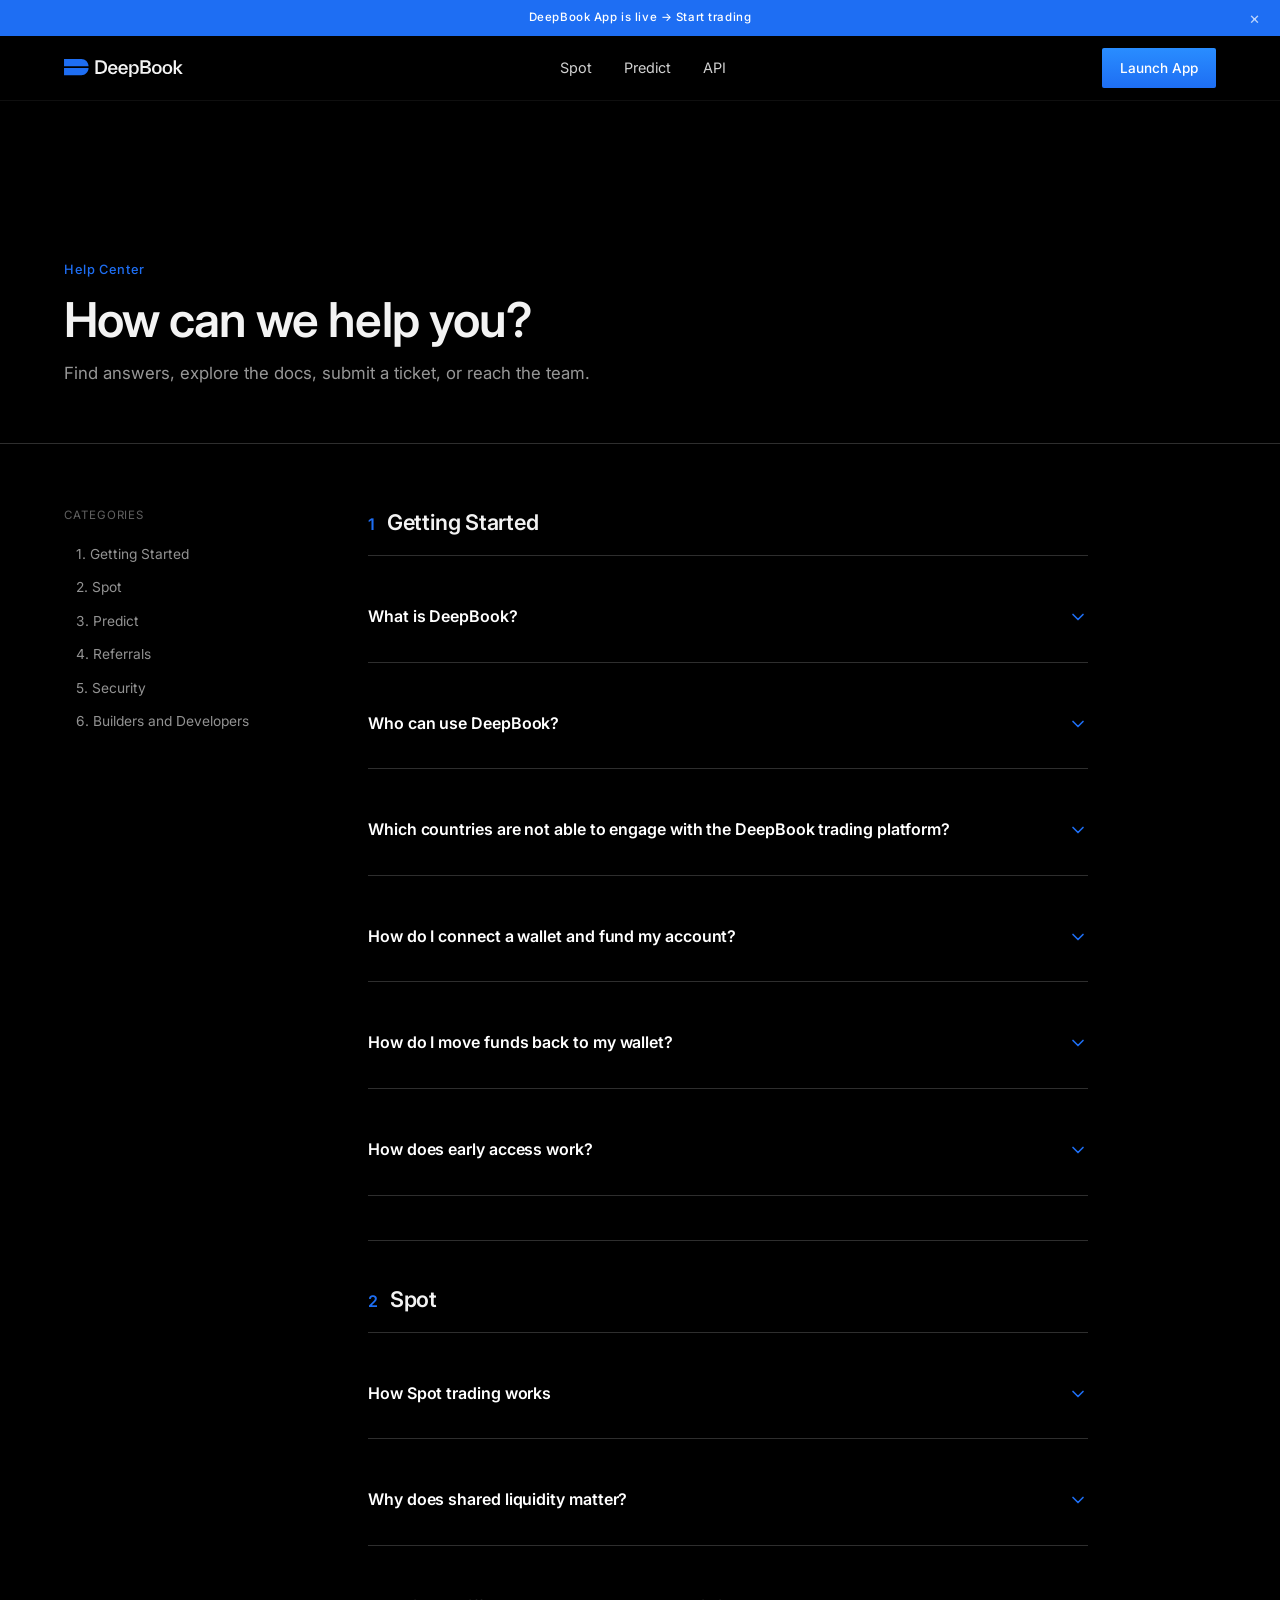
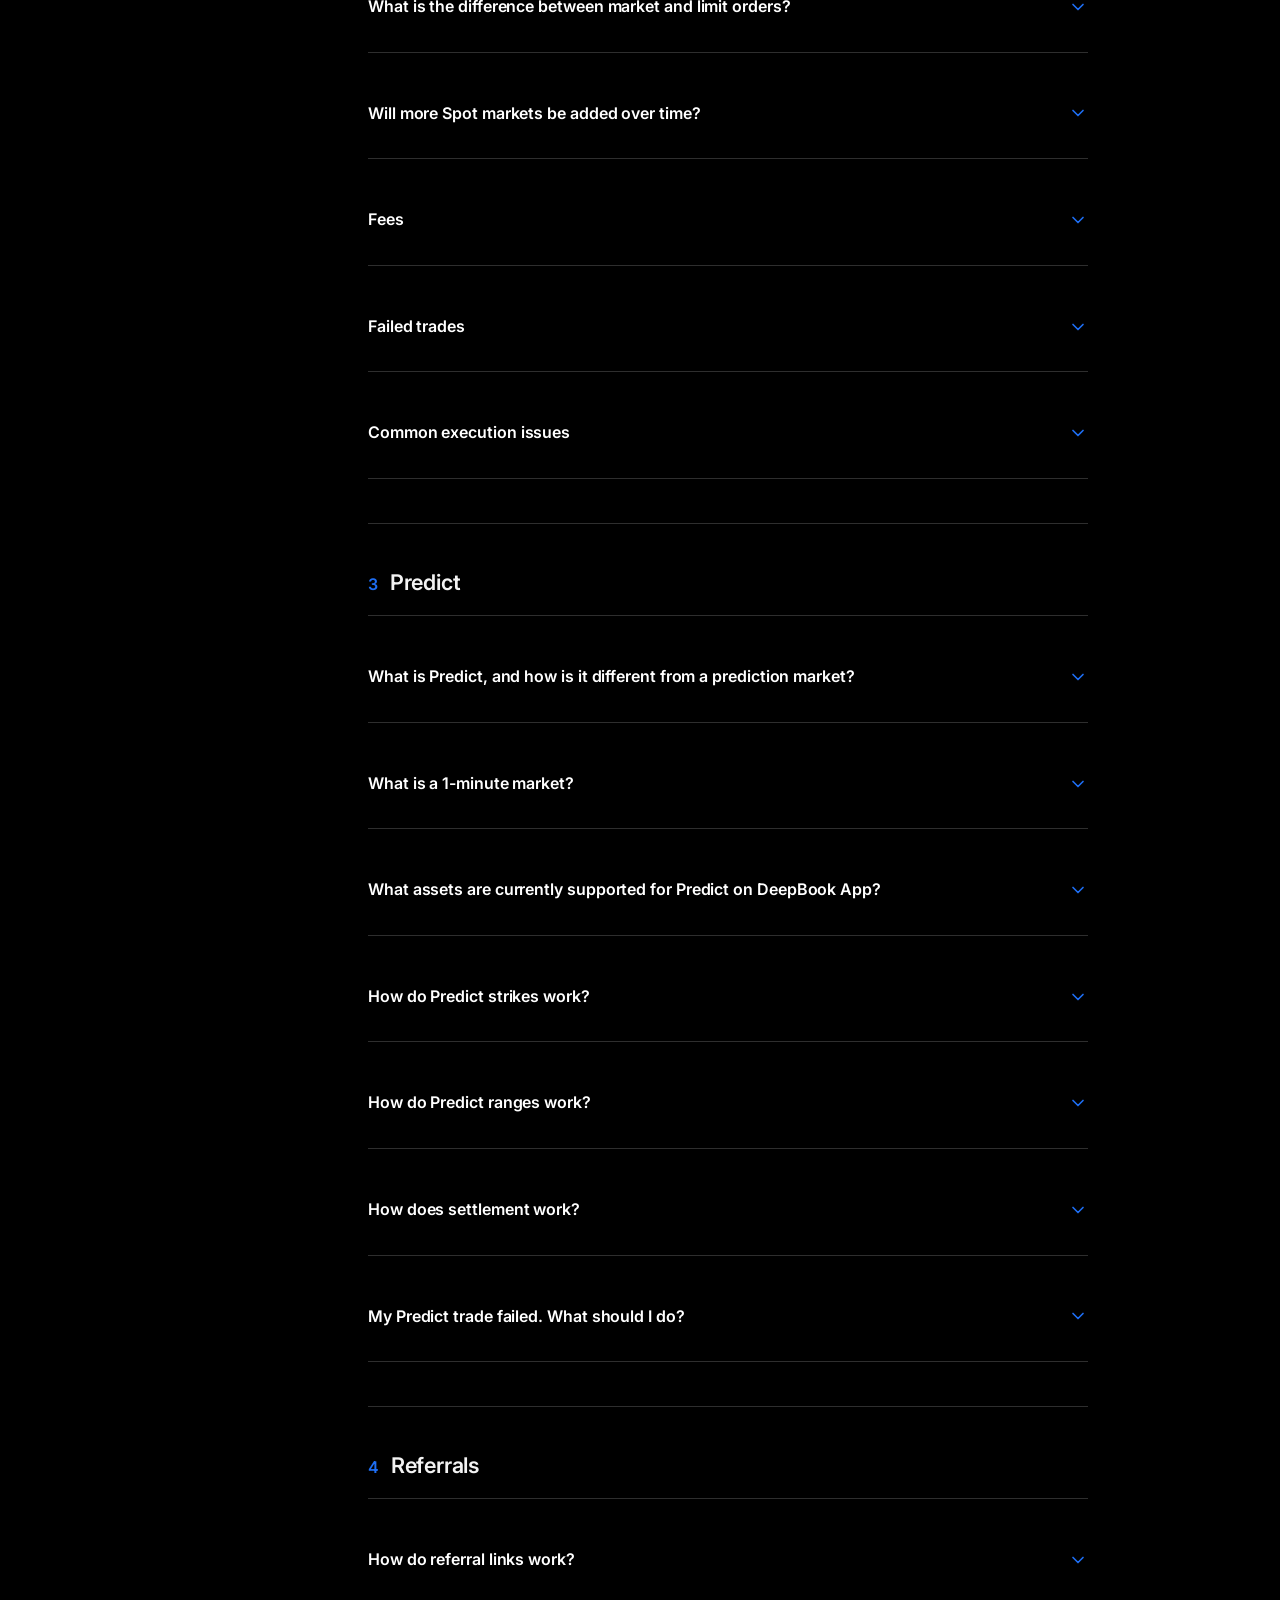
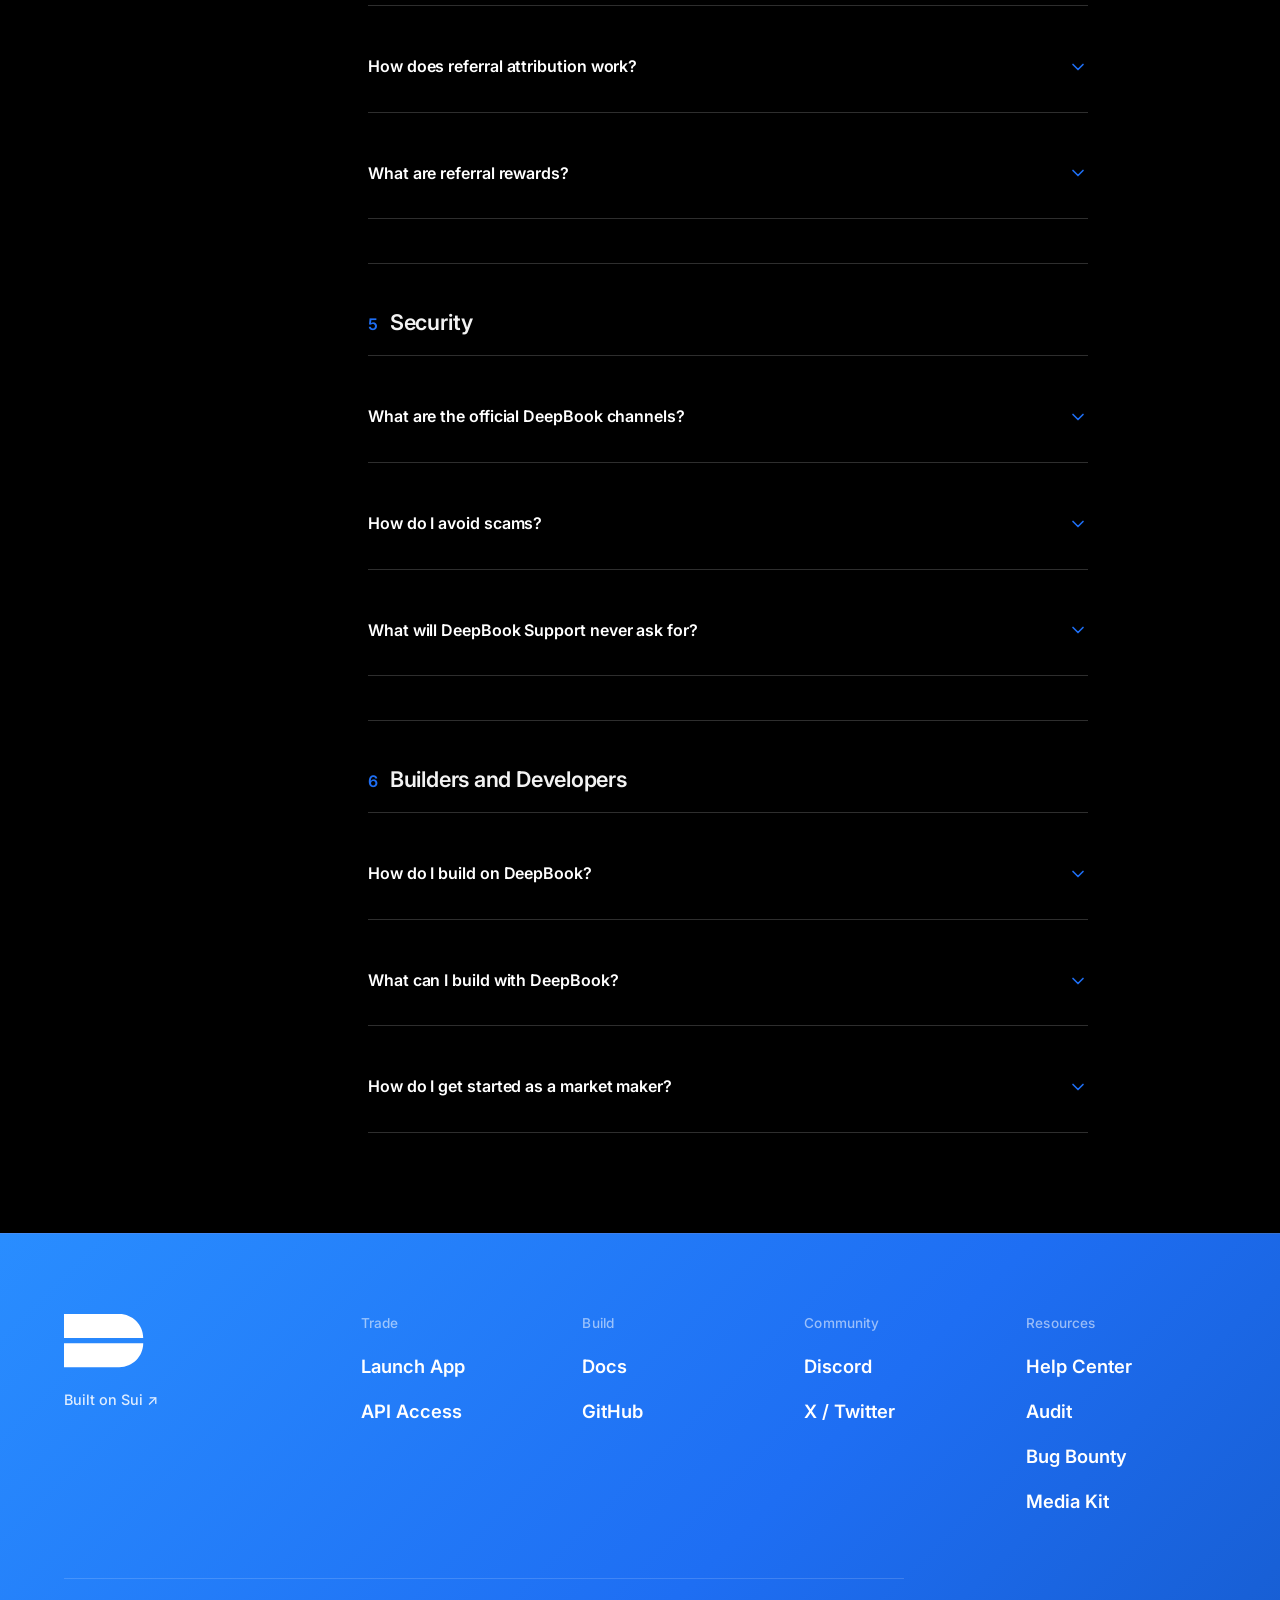
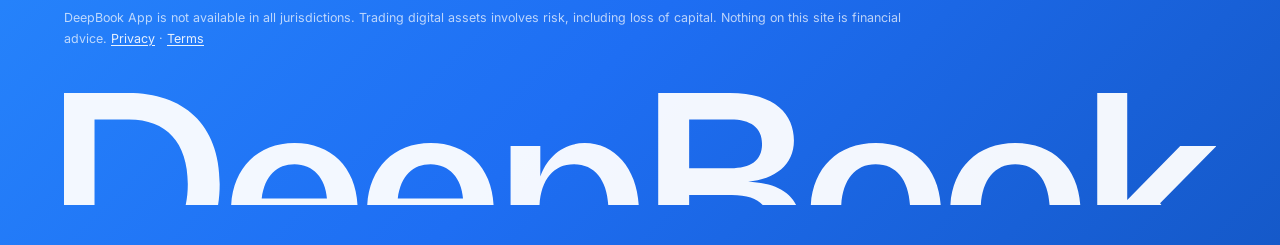
<file: help-center.html>
<!DOCTYPE html>
<html lang="en">
<head>
<meta charset="utf-8">
<title>Help Center | DeepBook</title>
<meta name="description" content="Find answers about DeepBook Spot and Predict, wallet connection, fees, referrals, security, and building on the protocol.">
<meta name="viewport" content="width=device-width, initial-scale=1">
<meta name="robots" content="index,follow">
<link rel="preconnect" href="https://fonts.googleapis.com">
<link rel="preconnect" href="https://fonts.gstatic.com" crossorigin>
<link href="https://fonts.googleapis.com/css2?family=Inter:wght@300;400;500;600;700&display=swap" rel="stylesheet">
<link rel="icon" href="assets/icon.svg" type="image/svg+xml">
<link rel="apple-touch-icon" href="assets/apple-touch-icon.png">
<link rel="stylesheet" href="assets/site.css">
<link rel="stylesheet" href="assets/legal.css">
</head>
<body>

<!-- ===================== ANNOUNCEMENT BAR ===================== -->
<div class="pencil" id="announceBar">
  <a href="https://app.deepbook.tech" data-analytics="announce-bar">DeepBook App is live &rarr; Start trading</a>
  <button class="pencil-close" id="announceClose" aria-label="Dismiss announcement">&times;</button>
</div>

<!-- ===================== NAV ===================== -->
<header class="nav">
  <div class="inner">
    <a href="index.html" class="nav-logo" aria-label="DeepBook">
      <svg viewBox="0 0 133 21" fill="none"><path d="M27.1875 9.96484C27.1875 14.4024 23.5899 18 19.1523 18H0V9.96484H27.1875ZM19.1523 0C23.5899 0 27.1875 3.59755 27.1875 8.03516H0V0H19.1523Z" fill="#1E6EF3"></path><path d="M40.2037 1.44296C41.7292 1.44296 43.0566 1.72032 44.1859 2.29487C45.3152 2.86941 46.1869 3.72133 46.8011 4.8506C47.4152 5.97988 47.7322 7.3469 47.7322 8.97148C47.7322 10.5961 47.4152 11.9631 46.8011 13.0924C46.1869 14.2216 45.3152 15.0735 44.1859 15.6481C43.0566 16.2226 41.7292 16.5 40.2037 16.5H34.8545V1.44296H40.2037ZM40.2631 14.3009C41.2735 14.3009 42.1453 14.1028 42.8783 13.6867C43.6114 13.2707 44.1661 12.6565 44.5425 11.864C44.9189 11.0715 45.1171 10.1008 45.1171 8.97148C45.1171 7.8422 44.9189 6.87142 44.5425 6.07894C44.1661 5.28647 43.6114 4.6723 42.8783 4.25625C42.1453 3.8402 41.2735 3.64208 40.2631 3.64208H37.4102V14.3009H40.2631ZM59.2857 11.8838L51.3213 11.9433C51.4203 12.9537 51.7175 13.7263 52.2128 14.2613C52.7081 14.7962 53.3421 15.0537 54.1148 15.0537C54.7685 15.0537 55.2837 14.915 55.6601 14.6377C56.0365 14.3603 56.3337 13.9443 56.5318 13.4093H59.0479C58.7111 14.5386 58.1168 15.3905 57.2648 15.9651C56.4129 16.5396 55.3431 16.817 54.0751 16.817C53.0053 16.817 52.0741 16.5792 51.2817 16.1038C50.4892 15.6283 49.875 14.9745 49.459 14.1226C49.0429 13.2707 48.825 12.2999 48.825 11.2102C48.825 10.1206 49.0429 9.14979 49.4788 8.29787C49.9146 7.44596 50.5288 6.79217 51.3213 6.31668C52.1138 5.8412 53.0449 5.60346 54.0949 5.60346C55.145 5.60346 56.0563 5.82139 56.8488 6.27706C57.6413 6.73273 58.2554 7.36671 58.6913 8.19881C59.1272 9.03091 59.3451 10.0017 59.3451 11.0914C59.3451 11.3489 59.3253 11.6065 59.2857 11.8838ZM52.2326 8.09976H52.2524C51.777 8.57524 51.4798 9.28847 51.3411 10.2196H56.7299C56.6903 9.64508 56.5516 9.14979 56.3139 8.73374C56.0761 8.31769 55.7591 7.98088 55.3629 7.74314C54.9667 7.5054 54.5308 7.38653 54.0355 7.38653C53.3025 7.38653 52.7081 7.62427 52.2326 8.09976ZM70.7255 11.8838L62.7611 11.9433C62.8602 12.9537 63.1573 13.7263 63.6526 14.2613C64.1479 14.7962 64.7819 15.0537 65.5546 15.0537C66.2084 15.0537 66.7235 14.915 67.0999 14.6377C67.4763 14.3603 67.7735 13.9443 67.9716 13.4093H70.4877C70.1509 14.5386 69.5566 15.3905 68.7047 15.9651C67.8528 16.5396 66.7829 16.817 65.515 16.817C64.4451 16.817 63.514 16.5792 62.7215 16.1038C61.929 15.6283 61.3148 14.9745 60.8988 14.1226C60.4827 13.2707 60.2648 12.2999 60.2648 11.2102C60.2648 10.1206 60.4827 9.14979 60.9186 8.29787C61.3545 7.44596 61.9686 6.79217 62.7611 6.31668C63.5536 5.8412 64.4847 5.60346 65.5348 5.60346C66.5848 5.60346 67.4961 5.82139 68.2886 6.27706C69.0811 6.73273 69.6953 7.36671 70.1311 8.19881C70.567 9.03091 70.7849 10.0017 70.7849 11.0914C70.7849 11.3489 70.7651 11.6065 70.7255 11.8838ZM63.6724 8.09976H63.6923C63.2168 8.57524 62.9196 9.28847 62.7809 10.2196H68.1697C68.1301 9.64508 67.9914 9.14979 67.7537 8.73374C67.516 8.31769 67.199 7.98088 66.8027 7.74314C66.4065 7.5054 65.9706 7.38653 65.4753 7.38653C64.7423 7.38653 64.1479 7.62427 63.6724 8.09976ZM80.7983 6.29687L80.7785 6.31668C81.4521 6.79217 81.987 7.44596 82.3634 8.29787C82.7399 9.14979 82.938 10.1008 82.938 11.1706C82.938 12.2404 82.7399 13.1914 82.3634 14.0433C81.987 14.8952 81.4521 15.549 80.7785 16.0245C80.1049 16.5 79.3322 16.7377 78.4803 16.7377C77.9454 16.7377 77.4501 16.6387 76.9746 16.4208C76.4991 16.2028 76.0831 15.9056 75.7066 15.5292C75.3302 15.1528 75.033 14.7169 74.8151 14.2216V20.3831H72.3584V5.82139H74.8151V8.3375C74.9934 7.8422 75.251 7.38653 75.5878 6.97048C75.9246 6.55443 76.3406 6.21762 76.8359 5.96007C77.3312 5.70252 77.8859 5.58364 78.5001 5.58364C79.352 5.58364 80.1247 5.82139 80.7983 6.29687ZM79.1341 14.5584L79.0945 14.5981C79.5303 14.2811 79.8473 13.8452 80.0652 13.2707C80.2832 12.6961 80.402 12.0027 80.402 11.2102C80.402 10.4376 80.303 9.76395 80.0851 9.18941C79.8671 8.61486 79.5501 8.179 79.1143 7.86201C78.6784 7.54502 78.1633 7.38653 77.5491 7.38653C76.9548 7.38653 76.4397 7.54502 76.0038 7.86201C75.5679 8.179 75.251 8.61486 75.033 9.18941C74.8151 9.76395 74.6962 10.4376 74.6962 11.2102C74.6962 11.9829 74.8151 12.6565 75.033 13.231C75.251 13.8056 75.5878 14.2414 76.0236 14.5584C76.4595 14.8754 76.9746 15.0339 77.5689 15.0339C78.1831 15.0339 78.6982 14.8754 79.1341 14.5584ZM95.3927 9.74414L95.3729 9.68471C96.1059 10.2791 96.4823 11.131 96.4823 12.2603C96.4823 13.1518 96.2644 13.9046 95.8286 14.5386C95.3927 15.1726 94.7389 15.6481 93.8672 15.9849C92.9955 16.3217 91.9454 16.4802 90.7171 16.4802H84.7537V1.42315H90.6775C91.886 1.42315 92.8964 1.60145 93.6889 1.95807C94.4813 2.31468 95.0559 2.79017 95.4323 3.38452C95.8087 3.97888 95.987 4.63267 95.987 5.36571C95.987 6.01951 95.8286 6.59405 95.5116 7.08935C95.1946 7.58465 94.7587 7.96107 94.1842 8.23844C93.6096 8.5158 92.9558 8.69411 92.203 8.77336C93.5898 8.8328 94.6596 9.14979 95.3927 9.74414ZM87.3094 3.60245V7.64408H90.7369C92.4605 7.64408 93.3323 6.97048 93.3323 5.64308C93.3323 4.96948 93.1143 4.45437 92.6586 4.11756C92.203 3.78076 91.569 3.60245 90.7369 3.60245H87.3094ZM90.836 14.2811V14.3207C91.8464 14.3207 92.5992 14.1226 93.0945 13.7461C93.5898 13.3697 93.8474 12.815 93.8474 12.0819C93.8474 11.3489 93.5898 10.7942 93.0945 10.4177C92.5992 10.0413 91.8464 9.8432 90.836 9.8432H87.3094V14.2811H90.836ZM100.081 16.0443H100.061C99.2492 15.5688 98.635 14.915 98.1992 14.0631C97.7633 13.2112 97.5454 12.2404 97.5454 11.1508C97.5454 10.0611 97.7633 9.09035 98.1992 8.25825C98.635 7.42615 99.269 6.77236 100.081 6.29687C100.894 5.82139 101.845 5.58364 102.934 5.58364C104.024 5.58364 104.975 5.82139 105.787 6.29687C106.599 6.77236 107.233 7.42615 107.669 8.25825C108.105 9.09035 108.323 10.0611 108.323 11.1508C108.323 12.2404 108.105 13.2112 107.669 14.0631C107.233 14.915 106.599 15.5688 105.787 16.0443C104.975 16.5198 104.024 16.7576 102.934 16.7576C101.845 16.7576 100.894 16.5198 100.081 16.0443ZM104.46 14.5386L104.42 14.5782C104.856 14.2613 105.173 13.8254 105.391 13.2508C105.609 12.6763 105.728 11.9829 105.728 11.1904C105.728 10.4177 105.629 9.74414 105.411 9.1696C105.193 8.59505 104.876 8.15919 104.44 7.8422C104.004 7.52521 103.489 7.36671 102.875 7.36671C102.28 7.36671 101.765 7.52521 101.329 7.8422C100.894 8.15919 100.577 8.59505 100.359 9.1696C100.141 9.74414 100.022 10.4177 100.022 11.1904C100.022 11.9631 100.141 12.6367 100.359 13.2112C100.577 13.7858 100.913 14.2216 101.349 14.5386C101.785 14.8556 102.3 15.0141 102.895 15.0141C103.509 15.0141 104.024 14.8556 104.46 14.5386ZM111.811 16.0443H111.792C110.979 15.5688 110.365 14.915 109.929 14.0631C109.493 13.2112 109.275 12.2404 109.275 11.1508C109.275 10.0611 109.493 9.09035 109.929 8.25825C110.365 7.42615 110.999 6.77236 111.811 6.29687C112.624 5.82139 113.575 5.58364 114.664 5.58364C115.754 5.58364 116.705 5.82139 117.517 6.29687C118.329 6.77236 118.963 7.42615 119.399 8.25825C119.835 9.09035 120.053 10.0611 120.053 11.1508C120.053 12.2404 119.835 13.2112 119.399 14.0631C118.963 14.915 118.329 15.5688 117.517 16.0443C116.705 16.5198 115.754 16.7576 114.664 16.7576C113.575 16.7576 112.624 16.5198 111.811 16.0443ZM116.19 14.5386L116.15 14.5782C116.586 14.2613 116.903 13.8254 117.121 13.2508C117.339 12.6763 117.458 11.9829 117.458 11.1904C117.458 10.4177 117.359 9.74414 117.141 9.1696C116.923 8.59505 116.606 8.15919 116.17 7.8422C115.734 7.52521 115.219 7.36671 114.605 7.36671C114.01 7.36671 113.495 7.52521 113.059 7.8422C112.624 8.15919 112.307 8.59505 112.089 9.1696C111.871 9.74414 111.752 10.4177 111.752 11.1904C111.752 11.9631 111.871 12.6367 112.089 13.2112C112.307 13.7858 112.643 14.2216 113.079 14.5386C113.515 14.8556 114.03 15.0141 114.625 15.0141C115.239 15.0141 115.754 14.8556 116.19 14.5386ZM126.83 10.5564L131.684 16.5H128.673L124.116 10.8932V16.5H121.639V1.44296H124.116V10.2791L128.494 5.82139H131.486L126.83 10.5564Z" fill="currentColor"></path></svg>
    </a>
    <nav class="nav-menu" aria-label="Sections">
      <a href="index.html#spot" class="nav-link" data-t="Spot"><span>Spot</span></a>
      <a href="index.html#predict" class="nav-link" data-t="Predict"><span>Predict</span></a>
      <a href="index.html#programmatic" class="nav-link" data-t="API"><span>API</span></a>
    </nav>
    <div class="nav-right">
      <a href="https://app.deepbook.tech" class="docs">Launch App</a>
      <button class="hamb" id="hamb" aria-label="Menu"><span></span></button>
    </div>
  </div>
</header>

<!-- ===================== MOBILE MENU ===================== -->
<div class="mobile-menu" id="mobileMenu">
  <a href="index.html#spot" class="m-link"><span class="c"></span>Spot</a>
  <a href="index.html#predict" class="m-link"><span class="c"></span>Predict</a>
  <a href="index.html#programmatic" class="m-link"><span class="c"></span>API</a>
  <div class="mobile-actions">
    <a href="https://app.deepbook.tech" class="btn btn--blue" style="flex:1">Launch App</a>
  </div>
</div>

<main>
<!-- ===================== HELP CENTER HERO ===================== -->
<section class="legal-hero">
  <div class="inner">
    <div class="legal-eyebrow">Help Center</div>
    <h1 class="legal-title">How can we help you?</h1>
    <p class="legal-subheader">Find answers, explore the docs, submit a ticket, or reach the team.</p>
  </div>
</section>

<div class="legal-shell">
  <aside class="legal-toc">
    <div class="legal-toc-label">Categories</div>
    <nav>
      <a href="#getting-started">1. Getting Started</a>
      <a href="#spot">2. Spot</a>
      <a href="#predict">3. Predict</a>
      <a href="#referrals">4. Referrals</a>
      <a href="#security">5. Security</a>
      <a href="#builders">6. Builders and Developers</a>
    </nav>
  </aside>

  <article class="legal-article">

    <!-- ===================== 1. GETTING STARTED ===================== -->
    <section id="getting-started">
      <h2><span class="num">1</span>Getting Started</h2>
      <div class="hc-list">

        <div class="hc-item">
          <h3 class="hc-q"><button class="hc-toggle" aria-expanded="false" aria-controls="hc-panel-1">
            <span>What is DeepBook?</span>
            <svg class="chev" viewBox="0 0 24 24" fill="none"><path d="M6 9l6 6 6-6" stroke="currentColor" stroke-width="2" stroke-linecap="round" stroke-linejoin="round"/></svg>
          </button></h3>
          <div class="hc-panel" id="hc-panel-1"><div class="hc-a">
            <p>DeepBook is a trusted onchain trading app for spot and prediction markets on Sui. It runs on deep, shared liquidity that 15+ apps across the Sui ecosystem already route through, which means better depth and tighter spreads for traders moving real size.</p>
            <p>Funds settle onchain and stay in your wallet until an order fills. There is no house account holding your deposits and no withdrawal queue to get stuck in. The contracts are audited, bounty-protected, and have been live on Sui since 2023.</p>
            <p>DeepBook currently offers two products: Spot trading on an onchain order book, and Predict, where any price level is tradable in any direction over any timeframe.</p>
          </div></div>
        </div>

        <div class="hc-item">
          <h3 class="hc-q"><button class="hc-toggle" aria-expanded="false" aria-controls="hc-panel-2">
            <span>Who can use DeepBook?</span>
            <svg class="chev" viewBox="0 0 24 24" fill="none"><path d="M6 9l6 6 6-6" stroke="currentColor" stroke-width="2" stroke-linecap="round" stroke-linejoin="round"/></svg>
          </button></h3>
          <div class="hc-panel" id="hc-panel-2"><div class="hc-a">
            <p>DeepBook is available to users in supported jurisdictions who have a Sui-compatible wallet. You do not need an account or signup. Connect your wallet and you can start trading.</p>
            <p>Users in restricted jurisdictions cannot access the platform. See &ldquo;Which countries are not able to engage with the DeepBook trading platform?&rdquo; below for the full list.</p>
          </div></div>
        </div>

        <div class="hc-item">
          <h3 class="hc-q"><button class="hc-toggle" aria-expanded="false" aria-controls="hc-panel-3">
            <span>Which countries are not able to engage with the DeepBook trading platform?</span>
            <svg class="chev" viewBox="0 0 24 24" fill="none"><path d="M6 9l6 6 6-6" stroke="currentColor" stroke-width="2" stroke-linecap="round" stroke-linejoin="round"/></svg>
          </button></h3>
          <div class="hc-panel" id="hc-panel-3"><div class="hc-a">
            <p>The following jurisdictions are excluded from accessing the DeepBook trading platform:</p>
            <ul>
              <li>Australia, Belgium, France, Germany, Hungary, Italy, Netherlands, Ontario, Poland, Quebec, Russia, Singapore, Slovakia, Taiwan, Thailand, the United Kingdom, and the United States.</li>
              <li>OFAC-sanctioned jurisdictions: Iran, Cuba, North Korea, and the Crimea, Donetsk, and Luhansk regions of Ukraine.</li>
            </ul>
          </div></div>
        </div>

        <div class="hc-item">
          <h3 class="hc-q"><button class="hc-toggle" aria-expanded="false" aria-controls="hc-panel-4">
            <span>How do I connect a wallet and fund my account?</span>
            <svg class="chev" viewBox="0 0 24 24" fill="none"><path d="M6 9l6 6 6-6" stroke="currentColor" stroke-width="2" stroke-linecap="round" stroke-linejoin="round"/></svg>
          </button></h3>
          <div class="hc-panel" id="hc-panel-4"><div class="hc-a">
            <p>DeepBook works with Sui-compatible wallets. To connect:</p>
            <ol>
              <li>Go to <a href="https://app.deepbook.tech" target="_blank" rel="noopener">app.deepbook.tech</a>.</li>
              <li>Click &ldquo;Sign in&rdquo; in the top right.</li>
              <li>Select your wallet from the list of supported options.</li>
              <li>Select the asset type and amount to move from unallocated wallet balance to trade balance.</li>
            </ol>
            <p>Once your wallet is connected with assets in it, you allocate funds from your wallet balance into your trade balance through the app. This moves assets into DeepBook&rsquo;s smart contract so they are available for placing orders. You can move them back to your wallet balance at any time.</p>
            <p>If your wallet does not appear, make sure you are using a Sui-compatible wallet and that the browser extension is installed and unlocked.</p>
            <div class="needs-confirm"><p><span class="flag">Needs confirmation</span><br>Confirm which specific Sui wallets are supported at launch (e.g., Slush, Backpack, Suiet, Ethos, etc.) and add the list here.</p></div>
          </div></div>
        </div>

        <div class="hc-item">
          <h3 class="hc-q"><button class="hc-toggle" aria-expanded="false" aria-controls="hc-panel-5">
            <span>How do I move funds back to my wallet?</span>
            <svg class="chev" viewBox="0 0 24 24" fill="none"><path d="M6 9l6 6 6-6" stroke="currentColor" stroke-width="2" stroke-linecap="round" stroke-linejoin="round"/></svg>
          </button></h3>
          <div class="hc-panel" id="hc-panel-5"><div class="hc-a">
            <p>When you trade on DeepBook, your assets move between two states: your wallet balance (unallocated funds in your Sui wallet) and your trade balance (funds allocated to DeepBook for active trading).</p>
            <p>To move funds from your trade balance back to your wallet balance:</p>
            <ol>
              <li>Click on your balance in the top right corner.</li>
              <li>Select &ldquo;Move to Wallet Balance.&rdquo;</li>
              <li>Choose the asset type and amount.</li>
              <li>Confirm the transaction.</li>
            </ol>
            <p>The assets return to your unallocated wallet balance, where you control them directly. From there you can use them elsewhere on Sui or transfer them off-chain through a supported exchange or bridge.</p>
            <p>There is no withdrawal queue and no approval process. DeepBook is non-custodial so your funds are always in your control.</p>
          </div></div>
        </div>

        <div class="hc-item">
          <h3 class="hc-q"><button class="hc-toggle" aria-expanded="false" aria-controls="hc-panel-6">
            <span>How does early access work?</span>
            <svg class="chev" viewBox="0 0 24 24" fill="none"><path d="M6 9l6 6 6-6" stroke="currentColor" stroke-width="2" stroke-linecap="round" stroke-linejoin="round"/></svg>
          </button></h3>
          <div class="hc-panel" id="hc-panel-6"><div class="hc-a">
            <p>On September 3, DeepBook started rolling out access in waves before opening to all users. Early access is granted based on waitlist position, referral activity, and other signals of trading intent.</p>
            <p>If you are on the waitlist, you will receive a notification when your access is ready.</p>
            <p>Once you have access, connect your wallet and start trading. No additional application or approval is required.</p>
          </div></div>
        </div>

      </div>
    </section>

    <!-- ===================== 2. SPOT ===================== -->
    <section id="spot">
      <h2><span class="num">2</span>Spot</h2>
      <div class="hc-list">

        <div class="hc-item">
          <h3 class="hc-q"><button class="hc-toggle" aria-expanded="false" aria-controls="hc-panel-7">
            <span>How Spot trading works</span>
            <svg class="chev" viewBox="0 0 24 24" fill="none"><path d="M6 9l6 6 6-6" stroke="currentColor" stroke-width="2" stroke-linecap="round" stroke-linejoin="round"/></svg>
          </button></h3>
          <div class="hc-panel" id="hc-panel-7"><div class="hc-a">
            <p>DeepBook Spot lets you trade directly on the onchain order book that 15+ apps across the Sui ecosystem already route through. Because multiple apps share the same book, liquidity compounds rather than fragments, which supports better depth, tighter spreads, and lower slippage for traders moving real size.</p>
            <p>All trades settle onchain. Your funds stay in your own wallet until an order fills.</p>
            <p>Currently supported Spot markets include SUI, DEEP, WAL, xBTC, wBTC, USDSUI, NS, XAGM, and XAUM paired against USDC, plus DEEP, WAL, and NS paired against SUI.</p>
          </div></div>
        </div>

        <div class="hc-item">
          <h3 class="hc-q"><button class="hc-toggle" aria-expanded="false" aria-controls="hc-panel-8">
            <span>Why does shared liquidity matter?</span>
            <svg class="chev" viewBox="0 0 24 24" fill="none"><path d="M6 9l6 6 6-6" stroke="currentColor" stroke-width="2" stroke-linecap="round" stroke-linejoin="round"/></svg>
          </button></h3>
          <div class="hc-panel" id="hc-panel-8"><div class="hc-a">
            <p>Onchain liquidity is often divided across separate apps and order books, leaving less depth available in each venue. DeepBook&rsquo;s spot market allows multiple apps to route through the same book, so liquidity can compound rather than fragment. For traders moving meaningful size, greater shared depth can support tighter spreads and lower slippage.</p>
          </div></div>
        </div>

        <div class="hc-item">
          <h3 class="hc-q"><button class="hc-toggle" aria-expanded="false" aria-controls="hc-panel-9">
            <span>What is the difference between market and limit orders?</span>
            <svg class="chev" viewBox="0 0 24 24" fill="none"><path d="M6 9l6 6 6-6" stroke="currentColor" stroke-width="2" stroke-linecap="round" stroke-linejoin="round"/></svg>
          </button></h3>
          <div class="hc-panel" id="hc-panel-9"><div class="hc-a">
            <p>DeepBook Spot supports two order types:</p>
            <p><strong>Market order:</strong> Fills immediately at the best available price. Use this when you want to execute now and are willing to accept the current market price. In thin markets or during volatility, the executed price may differ from the displayed price.</p>
            <p><strong>Limit order:</strong> You set the price you want. The order sits on the book until another trader matches it, or you cancel it. Use this when you want to control your entry or exit price. Limit orders may fill partially if there is not enough liquidity at your price.</p>
            <div class="needs-confirm"><p><span class="flag">Needs confirmation</span><br>Confirm whether there are additional order types at launch (e.g., stop-limit, time-in-force options like IOC/FOK).</p></div>
          </div></div>
        </div>

        <div class="hc-item">
          <h3 class="hc-q"><button class="hc-toggle" aria-expanded="false" aria-controls="hc-panel-10">
            <span>Will more Spot markets be added over time?</span>
            <svg class="chev" viewBox="0 0 24 24" fill="none"><path d="M6 9l6 6 6-6" stroke="currentColor" stroke-width="2" stroke-linecap="round" stroke-linejoin="round"/></svg>
          </button></h3>
          <div class="hc-panel" id="hc-panel-10"><div class="hc-a">
            <p>DeepBook App is designed to provide access to markets available on the DeepBook protocol. Additional trading pairs may become available over time as the app expands. Check the app for the latest supported markets. DeepBook will continue to assess other asset support, look for updates on <a href="https://app.deepbook.tech" target="_blank" rel="noopener">app.deepbook.tech</a> and on X at <a href="https://x.com/DeepBookonSui" target="_blank" rel="noopener">@DeepBookonSui</a>.</p>
          </div></div>
        </div>

        <div class="hc-item">
          <h3 class="hc-q"><button class="hc-toggle" aria-expanded="false" aria-controls="hc-panel-11">
            <span>Fees</span>
            <svg class="chev" viewBox="0 0 24 24" fill="none"><path d="M6 9l6 6 6-6" stroke="currentColor" stroke-width="2" stroke-linecap="round" stroke-linejoin="round"/></svg>
          </button></h3>
          <div class="hc-panel" id="hc-panel-11"><div class="hc-a">
            <div class="needs-confirm"><p><span class="flag">Needs confirmation</span><br>This article requires the actual fee schedule before publishing. Confirm: What are the maker and taker fee rates for Spot? Do fees vary by market or trading pair? Is there a fee discount for DEEP token holders or high-volume traders? Are there any fees for Predict? Draft placeholder below.</p></div>
            <p>DeepBook charges trading fees on executed orders. Fee rates may vary by market, order type, and volume tier. Fees are deducted automatically at the time of execution.</p>
          </div></div>
        </div>

        <div class="hc-item">
          <h3 class="hc-q"><button class="hc-toggle" aria-expanded="false" aria-controls="hc-panel-12">
            <span>Failed trades</span>
            <svg class="chev" viewBox="0 0 24 24" fill="none"><path d="M6 9l6 6 6-6" stroke="currentColor" stroke-width="2" stroke-linecap="round" stroke-linejoin="round"/></svg>
          </button></h3>
          <div class="hc-panel" id="hc-panel-12"><div class="hc-a">
            <p>A Spot trade can fail for several reasons:</p>
            <ul>
              <li><strong>Insufficient balance.</strong> You do not have enough of the required asset in your wallet. Check your wallet balance before placing the order.</li>
              <li><strong>Price moved beyond your limit.</strong> For limit orders, the market may not have reached your price. For market orders, the price may have moved significantly between when you submitted and when it would have filled.</li>
              <li><strong>Network congestion.</strong> Temporary congestion on Sui can cause transactions to fail. Try again after a short wait.</li>
              <li><strong>Wallet disconnected.</strong> Your wallet may have lost connection. Reconnect and try again.</li>
            </ul>
            <p>If your trade failed and you are not sure why, check the transaction in a <a href="https://suiexplorer.com" target="_blank" rel="noopener">Sui Explorer</a> using the transaction digest from your wallet history. If the issue persists, open a support ticket with your wallet address, the transaction digest, the market, and a screenshot.</p>
            <div class="needs-confirm"><p><span class="flag">Needs confirmation</span><br>Confirm whether these are correct.</p></div>
          </div></div>
        </div>

        <div class="hc-item">
          <h3 class="hc-q"><button class="hc-toggle" aria-expanded="false" aria-controls="hc-panel-13">
            <span>Common execution issues</span>
            <svg class="chev" viewBox="0 0 24 24" fill="none"><path d="M6 9l6 6 6-6" stroke="currentColor" stroke-width="2" stroke-linecap="round" stroke-linejoin="round"/></svg>
          </button></h3>
          <div class="hc-panel" id="hc-panel-13"><div class="hc-a">
            <div class="needs-confirm"><p><span class="flag">Needs confirmation</span><br>This article should be populated with real issues observed during testnet and early access. Placeholder topics to cover based on typical onchain trading surfaces:</p></div>
            <ul>
              <li><strong>Order appears stuck.</strong> Limit orders remain open until filled or cancelled. If a market order does not confirm, check the transaction status on a Sui block explorer.</li>
              <li><strong>Partial fill.</strong> If there is not enough liquidity at your price, a limit order may fill partially. The remainder stays on the book until filled or cancelled.</li>
              <li><strong>Balance does not update immediately.</strong> After a trade executes, your wallet balance may take a moment to reflect the change. Refresh the page or check your wallet directly.</li>
              <li><strong>Slippage on market orders.</strong> Market orders fill at whatever price is available. In thin markets or during volatility, the executed price may differ from the displayed price.</li>
            </ul>
            <p>If you are experiencing a persistent execution issue, open a support ticket with your wallet address, transaction digest, and a description of what happened.</p>
          </div></div>
        </div>

      </div>
    </section>

    <!-- ===================== 3. PREDICT ===================== -->
    <section id="predict">
      <h2><span class="num">3</span>Predict</h2>
      <div class="hc-list">

        <div class="hc-item">
          <h3 class="hc-q"><button class="hc-toggle" aria-expanded="false" aria-controls="hc-panel-14">
            <span>What is Predict, and how is it different from a prediction market?</span>
            <svg class="chev" viewBox="0 0 24 24" fill="none"><path d="M6 9l6 6 6-6" stroke="currentColor" stroke-width="2" stroke-linecap="round" stroke-linejoin="round"/></svg>
          </button></h3>
          <div class="hc-panel" id="hc-panel-14"><div class="hc-a">
            <p>A typical prediction market gives you a fixed set of yes-or-no bets that someone else defined, and the position you hold is a dead-end token you cannot use elsewhere. Predict works differently. You name any price you want, including ranges between two prices, and the market is created on demand and priced for you in real time. One shared pool takes the other side of every trade, so a quote is always available, where prediction markets depend on finding another taker. The closest traditional analog is asking a derivatives desk for a custom quote, automated and running onchain.</p>
          </div></div>
        </div>

        <div class="hc-item">
          <h3 class="hc-q"><button class="hc-toggle" aria-expanded="false" aria-controls="hc-panel-15">
            <span>What is a 1-minute market?</span>
            <svg class="chev" viewBox="0 0 24 24" fill="none"><path d="M6 9l6 6 6-6" stroke="currentColor" stroke-width="2" stroke-linecap="round" stroke-linejoin="round"/></svg>
          </button></h3>
          <div class="hc-panel" id="hc-panel-15"><div class="hc-a">
            <p>A 1-minute market is a Predict position that settles one minute after you open it. You pick a price level (or range), take a direction, and the outcome is determined by where the asset price is when the market expires 60 seconds later.</p>
            <p>Predict supports multiple timeframes, from as short as one minute to as long as a month. Shorter timeframes suit traders who want to act on immediate price movement. Longer timeframes suit traders with a broader view.</p>
          </div></div>
        </div>

        <div class="hc-item">
          <h3 class="hc-q"><button class="hc-toggle" aria-expanded="false" aria-controls="hc-panel-16">
            <span>What assets are currently supported for Predict on DeepBook App?</span>
            <svg class="chev" viewBox="0 0 24 24" fill="none"><path d="M6 9l6 6 6-6" stroke="currentColor" stroke-width="2" stroke-linecap="round" stroke-linejoin="round"/></svg>
          </button></h3>
          <div class="hc-panel" id="hc-panel-16"><div class="hc-a">
            <p>BTC is currently the only asset supported, however DeepBook will continue to assess other asset support, look for updates on <a href="https://app.deepbook.tech" target="_blank" rel="noopener">app.deepbook.tech</a> and on X at <a href="https://x.com/DeepBookonSui" target="_blank" rel="noopener">@DeepBookonSui</a>.</p>
          </div></div>
        </div>

        <div class="hc-item">
          <h3 class="hc-q"><button class="hc-toggle" aria-expanded="false" aria-controls="hc-panel-17">
            <span>How do Predict strikes work?</span>
            <svg class="chev" viewBox="0 0 24 24" fill="none"><path d="M6 9l6 6 6-6" stroke="currentColor" stroke-width="2" stroke-linecap="round" stroke-linejoin="round"/></svg>
          </button></h3>
          <div class="hc-panel" id="hc-panel-17"><div class="hc-a">
            <p>A strike lets you pick a specific price and take a view on whether the asset will be above or below that level when the market settles.</p>
            <p>For example: you believe BTC will be above $62,000 in one hour. You open a strike at $62,000 in the &ldquo;above&rdquo; direction. If BTC is above that price at settlement, your position pays out. If it is below, the position expires worthless.</p>
            <p>You choose the strike price. It is not limited to a preset list. One shared pool prices and takes the other side of the trade, so a quote is always available.</p>
          </div></div>
        </div>

        <div class="hc-item">
          <h3 class="hc-q"><button class="hc-toggle" aria-expanded="false" aria-controls="hc-panel-18">
            <span>How do Predict ranges work?</span>
            <svg class="chev" viewBox="0 0 24 24" fill="none"><path d="M6 9l6 6 6-6" stroke="currentColor" stroke-width="2" stroke-linecap="round" stroke-linejoin="round"/></svg>
          </button></h3>
          <div class="hc-panel" id="hc-panel-18"><div class="hc-a">
            <p>A range lets you pick two prices and take a view on whether the asset will land between them at settlement.</p>
            <p>For example: you believe BTC will stay between $61,500 and $62,500 over the next hour. You open a range between those two prices. If BTC settles within that range, your position pays out. If it settles outside the range, the position expires worthless.</p>
            <p>Ranges let you express a more specific view than a single strike. The tighter the range, the higher the potential payout, but the less likely the outcome.</p>
          </div></div>
        </div>

        <div class="hc-item">
          <h3 class="hc-q"><button class="hc-toggle" aria-expanded="false" aria-controls="hc-panel-19">
            <span>How does settlement work?</span>
            <svg class="chev" viewBox="0 0 24 24" fill="none"><path d="M6 9l6 6 6-6" stroke="currentColor" stroke-width="2" stroke-linecap="round" stroke-linejoin="round"/></svg>
          </button></h3>
          <div class="hc-panel" id="hc-panel-19"><div class="hc-a">
            <p>When a Predict market reaches its expiry time, it settles automatically based on the observed price of the underlying asset at that moment.</p>
            <p>If your position is correct at settlement, the payout is sent to your wallet. If your position is incorrect, it expires worthless. Settlement happens onchain. There is no manual claim or withdrawal step.</p>
            <div class="needs-confirm"><p><span class="flag">Needs confirmation</span><br>Confirm: What oracle or price feed determines the settlement price? Is there a dispute mechanism? What happens in the event of an oracle failure or extreme price discrepancy?</p></div>
          </div></div>
        </div>

        <div class="hc-item">
          <h3 class="hc-q"><button class="hc-toggle" aria-expanded="false" aria-controls="hc-panel-20">
            <span>My Predict trade failed. What should I do?</span>
            <svg class="chev" viewBox="0 0 24 24" fill="none"><path d="M6 9l6 6 6-6" stroke="currentColor" stroke-width="2" stroke-linecap="round" stroke-linejoin="round"/></svg>
          </button></h3>
          <div class="hc-panel" id="hc-panel-20"><div class="hc-a">
            <p>A Predict trade can fail for the same general reasons as a Spot trade: insufficient USDC balance, wallet disconnection, or network congestion on Sui.</p>
            <p>If your Predict trade failed, check the transaction in a <a href="https://suiscan.xyz" target="_blank" rel="noopener">Sui Explorer</a>. If the issue persists, open a support ticket with your wallet address, transaction digest, the market and position details (strike or range, direction, timeframe), and a screenshot.</p>
          </div></div>
        </div>

      </div>
    </section>

    <!-- ===================== 4. REFERRALS ===================== -->
    <section id="referrals">
      <h2><span class="num">4</span>Referrals</h2>
      <div class="hc-list">

        <div class="hc-item">
          <h3 class="hc-q"><button class="hc-toggle" aria-expanded="false" aria-controls="hc-panel-21">
            <span>How do referral links work?</span>
            <svg class="chev" viewBox="0 0 24 24" fill="none"><path d="M6 9l6 6 6-6" stroke="currentColor" stroke-width="2" stroke-linecap="round" stroke-linejoin="round"/></svg>
          </button></h3>
          <div class="hc-panel" id="hc-panel-21"><div class="hc-a">
            <p>Every DeepBook user can generate a unique referral link from the Referrals section in the app. When someone signs up and trades through your link, the referral is attributed to you.</p>
            <p>Share your link however you like, but do not misrepresent DeepBook or make promises about returns when sharing it.</p>
          </div></div>
        </div>

        <div class="hc-item">
          <h3 class="hc-q"><button class="hc-toggle" aria-expanded="false" aria-controls="hc-panel-22">
            <span>How does referral attribution work?</span>
            <svg class="chev" viewBox="0 0 24 24" fill="none"><path d="M6 9l6 6 6-6" stroke="currentColor" stroke-width="2" stroke-linecap="round" stroke-linejoin="round"/></svg>
          </button></h3>
          <div class="hc-panel" id="hc-panel-22"><div class="hc-a">
            <p>When someone opens DeepBook through your referral link and connects their wallet, the referral is attributed to your account. Attribution is based on the link used at the time of signup.</p>
          </div></div>
        </div>

        <div class="hc-item">
          <h3 class="hc-q"><button class="hc-toggle" aria-expanded="false" aria-controls="hc-panel-23">
            <span>What are referral rewards?</span>
            <svg class="chev" viewBox="0 0 24 24" fill="none"><path d="M6 9l6 6 6-6" stroke="currentColor" stroke-width="2" stroke-linecap="round" stroke-linejoin="round"/></svg>
          </button></h3>
          <div class="hc-panel" id="hc-panel-23"><div class="hc-a">
            <p>Referral rewards are based on the trading activity of the people you refer. Bringing in traders who actually trade earns more than raw signup numbers.</p>
            <p>Check the Referrals section in the app for your current rewards, referral stats, and payout details.</p>
          </div></div>
        </div>

      </div>
    </section>

    <!-- ===================== 5. SECURITY ===================== -->
    <section id="security">
      <h2><span class="num">5</span>Security</h2>
      <div class="hc-list">

        <div class="hc-item">
          <h3 class="hc-q"><button class="hc-toggle" aria-expanded="false" aria-controls="hc-panel-24">
            <span>What are the official DeepBook channels?</span>
            <svg class="chev" viewBox="0 0 24 24" fill="none"><path d="M6 9l6 6 6-6" stroke="currentColor" stroke-width="2" stroke-linecap="round" stroke-linejoin="round"/></svg>
          </button></h3>
          <div class="hc-panel" id="hc-panel-24"><div class="hc-a">
            <p>These are the only official DeepBook channels:</p>
            <ul>
              <li>App: <a href="https://app.deepbook.tech" target="_blank" rel="noopener">app.deepbook.tech</a></li>
              <li>Website: <a href="https://deepbook.tech" target="_blank" rel="noopener">deepbook.tech</a></li>
              <li>X: <a href="https://x.com/DeepBookonSui" target="_blank" rel="noopener">@DeepBookonSui</a></li>
            </ul>
            <p>DeepBook will never contact you first through DMs, Telegram, or any unofficial channel to ask for wallet information or offer support. If someone does, it is a scam.</p>
          </div></div>
        </div>

        <div class="hc-item">
          <h3 class="hc-q"><button class="hc-toggle" aria-expanded="false" aria-controls="hc-panel-25">
            <span>How do I avoid scams?</span>
            <svg class="chev" viewBox="0 0 24 24" fill="none"><path d="M6 9l6 6 6-6" stroke="currentColor" stroke-width="2" stroke-linecap="round" stroke-linejoin="round"/></svg>
          </button></h3>
          <div class="hc-panel" id="hc-panel-25"><div class="hc-a">
            <p>Scammers may impersonate DeepBook team members or support agents on Telegram, X, Discord, or through direct messages. Common tactics include:</p>
            <ul>
              <li>Claiming to be from &ldquo;DeepBook Support&rdquo; and asking for wallet credentials</li>
              <li>Offering to &ldquo;fix&rdquo; a transaction or &ldquo;recover&rdquo; funds in exchange for your seed phrase</li>
              <li>Sending links to fake versions of the DeepBook app</li>
              <li>Promising airdrops, rewards, or refunds in exchange for connecting your wallet to an unknown site</li>
            </ul>
            <p>If anyone contacts you claiming to be from DeepBook and asks for your seed phrase, private key, recovery phrase, or password, or asks you to connect your wallet to an unfamiliar site, it is a scam. Do not engage. Report the account.</p>
            <p>The only way to contact DeepBook Support is through the Help Center or the official support email.</p>
          </div></div>
        </div>

        <div class="hc-item">
          <h3 class="hc-q"><button class="hc-toggle" aria-expanded="false" aria-controls="hc-panel-26">
            <span>What will DeepBook Support never ask for?</span>
            <svg class="chev" viewBox="0 0 24 24" fill="none"><path d="M6 9l6 6 6-6" stroke="currentColor" stroke-width="2" stroke-linecap="round" stroke-linejoin="round"/></svg>
          </button></h3>
          <div class="hc-panel" id="hc-panel-26"><div class="hc-a">
            <p>DeepBook Support will never ask for your seed phrase, private key, wallet recovery phrase, or password.</p>
            <p>No one from the DeepBook team will ever ask you to:</p>
            <ul>
              <li>Share your seed phrase or recovery phrase</li>
              <li>Share your private key</li>
              <li>Share your password</li>
              <li>Send funds to an address to &ldquo;verify&rdquo; or &ldquo;unlock&rdquo; your account</li>
              <li>Connect your wallet to an unfamiliar website</li>
              <li>Download software to &ldquo;fix&rdquo; an issue</li>
            </ul>
            <p>If you are asked for any of these, it is not DeepBook. Do not comply. Report it.</p>
            <p>If you believe you have already shared sensitive information with a scammer, transfer your assets to a new wallet immediately.</p>
          </div></div>
        </div>

      </div>
    </section>

    <!-- ===================== 6. BUILDERS AND DEVELOPERS ===================== -->
    <section id="builders">
      <h2><span class="num">6</span>Builders and Developers</h2>
      <div class="hc-list">

        <div class="hc-item">
          <h3 class="hc-q"><button class="hc-toggle" aria-expanded="false" aria-controls="hc-panel-27">
            <span>How do I build on DeepBook?</span>
            <svg class="chev" viewBox="0 0 24 24" fill="none"><path d="M6 9l6 6 6-6" stroke="currentColor" stroke-width="2" stroke-linecap="round" stroke-linejoin="round"/></svg>
          </button></h3>
          <div class="hc-panel" id="hc-panel-27"><div class="hc-a">
            <p>DeepBook is an open protocol. The same onchain order book that powers the DeepBook App is available for any developer to build on. You can integrate DeepBook liquidity into your own app, run your own trading strategy against the book, or build higher-level products on top of the protocol.</p>
            <p>Resources to get started:</p>
            <ul>
              <li>Protocol documentation: <a href="https://docs.sui.io/standards/deepbookv3" target="_blank" rel="noopener">docs.sui.io/standards/deepbookv3</a></li>
              <li>TypeScript SDK documentation: <a href="https://docs.sui.io/standards/deepbookv3-sdk" target="_blank" rel="noopener">docs.sui.io/standards/deepbookv3-sdk</a></li>
              <li>SDK examples: <a href="https://github.com/MystenLabs/ts-sdks/tree/main/packages/deepbook-v3/examples" target="_blank" rel="noopener">github.com/MystenLabs/ts-sdks</a></li>
              <li>Source code: <a href="https://github.com/MystenLabs/deepbookv3" target="_blank" rel="noopener">github.com/MystenLabs/deepbookv3</a></li>
              <li>Whitepaper: Available in the GitHub repository</li>
            </ul>
            <p>No allowlist is required to start reading the book or building against it.</p>
          </div></div>
        </div>

        <div class="hc-item">
          <h3 class="hc-q"><button class="hc-toggle" aria-expanded="false" aria-controls="hc-panel-28">
            <span>What can I build with DeepBook?</span>
            <svg class="chev" viewBox="0 0 24 24" fill="none"><path d="M6 9l6 6 6-6" stroke="currentColor" stroke-width="2" stroke-linecap="round" stroke-linejoin="round"/></svg>
          </button></h3>
          <div class="hc-panel" id="hc-panel-28"><div class="hc-a">
            <p>DeepBook is a decentralized central limit order book (CLOB) on Sui. It supports limit orders, market orders, and direct swaps at the contract level. Developers can:</p>
            <ul>
              <li>Route trades through DeepBook&rsquo;s shared liquidity from their own app</li>
              <li>Build trading bots or automated strategies via the API and SDK</li>
              <li>Integrate the order book into wallets, aggregators, or DeFi products</li>
              <li>Run market-making strategies with maker rebates for staked DEEP holders</li>
            </ul>
            <p>15+ apps already route through DeepBook. If you are building a trading surface, aggregator, or DeFi product on Sui, you can tap into the same liquidity pool.</p>
          </div></div>
        </div>

        <div class="hc-item">
          <h3 class="hc-q"><button class="hc-toggle" aria-expanded="false" aria-controls="hc-panel-29">
            <span>How do I get started as a market maker?</span>
            <svg class="chev" viewBox="0 0 24 24" fill="none"><path d="M6 9l6 6 6-6" stroke="currentColor" stroke-width="2" stroke-linecap="round" stroke-linejoin="round"/></svg>
          </button></h3>
          <div class="hc-panel" id="hc-panel-29"><div class="hc-a">
            <p>DeepBook supports programmatic trading through its TypeScript SDK and Move contracts. Market makers who stake DEEP tokens can access reduced fees and maker rebates.</p>
            <p>Start with the protocol documentation and SDK examples linked above. For market maker onboarding and partnership inquiries, reach out through the official channels.</p>
          </div></div>
        </div>

      </div>
    </section>

  </article>
</div>
</main>

<!-- ===================== FOOTER ===================== -->
<footer class="footer">
  <div class="container">
    <div class="footer-grid">
      <div class="footer-logo">
        <svg viewBox="0 0 88 59" fill="none"><path d="M87.1494 32.2275C87.1494 46.7373 75.3867 58.4998 60.877 58.5H0V32.2275H87.1494ZM60.877 0C75.3867 0.000198623 87.1493 11.7627 87.1494 26.2725H0V0H60.877Z" fill="white"/></svg>
        <a href="https://sui.io" target="_blank" rel="noopener" class="footer-sui">Built on Sui &#8599;</a>
      </div>
      <div class="footer-links">
        <div class="f-col"><h4>Trade</h4><ul>
          <li><a href="https://app.deepbook.tech">Launch App</a></li>
          <li><a href="index.html#programmatic">API Access</a></li></ul></div>
        <div class="f-col"><h4>Build</h4><ul>
          <li><a href="https://docs.sui.io/onchain-finance/deepbookv3/deepbook" target="_blank" rel="noopener">Docs</a></li>
          <li><a href="https://github.com/MystenLabs/deepbookv3" target="_blank" rel="noopener">GitHub</a></li></ul></div>
        <div class="f-col"><h4>Community</h4><ul>
          <li><a href="https://discord.com/invite/deepbook" target="_blank" rel="noopener">Discord</a></li>
          <li><a href="https://x.com/DeepBookonSui" target="_blank" rel="noopener">X / Twitter</a></li></ul></div>
        <div class="f-col" id="footer-resources"><h4>Resources</h4><ul>
          <li><a href="help-center.html">Help Center</a></li>
          <li><a href="https://github.com/sui-foundation/security-audits/blob/main/docs/deepbook_v3_audit_final.pdf" target="_blank" rel="noopener">Audit</a></li>
          <li><a href="https://hackenproof.com/programs/sui-protocol" target="_blank" rel="noopener">Bug Bounty</a></li>
          <li><a href="https://live.standards.site/deepbook-media-kit" target="_blank" rel="noopener">Media Kit</a></li></ul></div>
      </div>
    </div>
    <div class="disclosure">
      DeepBook App is not available in all jurisdictions. Trading digital assets involves risk, including loss of capital. Nothing on this site is financial advice.
      <a href="privacy-policy.html">Privacy</a> &middot; <a href="terms-of-use.html">Terms</a>
    </div>
    <div class="footer-word">
      <svg viewBox="0 0 1440 140" fill="none"><path d="M650.848 62.6484C690.115 62.6486 718.592 97.7198 718.592 146.879C718.592 196.038 690.415 231.409 650.848 231.409C626.268 231.409 604.685 215.523 595.393 193.341V286.564H558.224V66.2461H595.393V104.314C602.886 82.7323 621.472 62.6484 650.848 62.6484ZM288.193 62.6484C335.854 62.6484 367.028 95.622 367.028 145.98C367.028 149.577 366.728 153.773 366.129 157.97H246.827C249.825 189.144 265.712 205.031 288.493 205.031C309.176 205.031 319.667 195.739 325.362 180.151H363.432C353.24 214.623 325.962 231.409 288.193 231.409C238.734 231.409 208.759 196.038 208.759 146.879C208.759 97.4199 239.634 62.6485 288.193 62.6484ZM458.279 62.6484C505.94 62.6484 537.114 95.622 537.114 145.98C537.114 149.577 536.815 153.774 536.216 157.97H416.914C419.912 189.144 435.798 205.031 458.579 205.031C479.262 205.031 489.754 195.739 495.449 180.151H533.518C523.326 214.623 496.048 231.409 458.279 231.409C408.82 231.409 378.845 196.038 378.845 146.879C378.845 97.42 409.72 62.6486 458.279 62.6484ZM1014.54 62.6484C1064.6 62.6486 1096.07 97.1203 1096.07 146.879C1096.07 196.937 1064.6 231.409 1014.54 231.409C964.78 231.409 933.306 196.938 933.306 146.879C933.306 97.1202 964.78 62.6484 1014.54 62.6484ZM1189.02 62.6484C1239.07 62.6484 1270.55 97.1202 1270.55 146.879C1270.55 196.938 1239.07 231.409 1189.02 231.409C1139.26 231.409 1107.78 196.938 1107.78 146.879C1107.78 97.1202 1139.26 62.6485 1189.02 62.6484ZM80.418 0C148.762 1.15183e-06 194.624 38.3687 194.624 113.906C194.624 189.144 148.762 227.812 80.418 227.812H-0.515625V0H80.418ZM832.393 0C889.645 0.000153578 912.426 27.5779 912.426 59.3516C912.426 90.226 888.445 107.612 855.173 110.909C896.539 112.408 920.22 129.793 920.22 164.265C920.22 204.731 889.345 227.812 832.991 227.812H742.766V0H832.393ZM1329.02 133.69L1395.27 66.2461H1440.53L1370.09 137.887L1443.53 227.812H1397.96L1329.02 142.982V227.812H1291.55V0H1329.02V133.69ZM637.358 89.0273C609.781 89.0274 594.194 111.508 594.194 146.879C594.194 182.549 609.781 205.031 637.358 205.031C665.235 205.031 680.522 182.549 680.522 146.879C680.522 111.508 665.235 89.0273 637.358 89.0273ZM1014.54 89.0273C986.962 89.0273 971.374 111.508 971.374 146.879C971.374 182.549 986.962 205.031 1014.54 205.031C1042.42 205.031 1057.7 182.549 1057.7 146.879C1057.7 111.508 1042.42 89.0276 1014.54 89.0273ZM1189.02 89.0273C1161.44 89.0275 1145.85 111.508 1145.85 146.879C1145.85 182.549 1161.44 205.031 1189.02 205.031C1216.89 205.031 1232.18 182.549 1232.18 146.879C1232.18 111.508 1216.89 89.0273 1189.02 89.0273ZM38.1523 194.54H81.3174C127.779 194.54 154.757 166.063 154.757 113.906C154.757 62.0492 127.779 33.2735 81.3174 33.2734H38.1523V194.54ZM781.435 194.54H834.79C865.365 194.54 880.352 182.85 880.353 160.968C880.353 139.086 865.365 127.396 834.79 127.396H781.435V194.54ZM288.193 89.0273C266.311 89.0274 251.024 102.816 247.127 131.892H328.66C326.862 106.113 311.274 89.0273 288.193 89.0273ZM458.279 89.0273C436.398 89.0275 421.111 102.816 417.214 131.892H498.746C496.948 106.113 481.36 89.0273 458.279 89.0273ZM781.435 94.123H833.291C858.17 94.123 872.559 84.8304 872.559 63.8477C872.559 43.1648 858.17 33.2734 833.291 33.2734H781.435V94.123Z" fill="white"/></svg>
    </div>
  </div>
</footer>

<script>
/* ===================== DISMISSIBLE ANNOUNCEMENT BAR ===================== */
(function(){
  const bar=document.getElementById('announceBar'),btn=document.getElementById('announceClose');
  if(sessionStorage.getItem('announceDismissed')==='1'){bar.style.display='none';}
  btn.addEventListener('click',()=>{bar.style.display='none';sessionStorage.setItem('announceDismissed','1');});
})();

/* ===================== MOBILE MENU ===================== */
(function(){
  const hamb=document.getElementById('hamb'),menu=document.getElementById('mobileMenu');
  hamb.addEventListener('click',()=>{menu.classList.toggle('open');document.body.style.overflow=menu.classList.contains('open')?'hidden':'';});
  menu.querySelectorAll('a[href^="index.html#"]').forEach(a=>a.addEventListener('click',()=>{
    menu.classList.remove('open');document.body.style.overflow='';
  }));
})();

/* ===================== HELP CENTER ACCORDIONS ===================== */
/* Same behavior as the homepage FAQ accordions, targeting .hc-toggle/.hc-panel instead. */
(function(){
  const toggles=[...document.querySelectorAll('.hc-toggle')];
  toggles.forEach(t=>{
    const panel=document.getElementById(t.getAttribute('aria-controls'));
    if(!panel)return;
    t.addEventListener('click',()=>{
      const open=t.getAttribute('aria-expanded')==='true';
      t.setAttribute('aria-expanded',String(!open));
      panel.style.maxHeight=open?'0px':panel.scrollHeight+'px';
    });
  });
  window.addEventListener('resize',()=>{
    toggles.forEach(t=>{
      if(t.getAttribute('aria-expanded')==='true'){
        const panel=document.getElementById(t.getAttribute('aria-controls'));
        if(panel)panel.style.maxHeight=panel.scrollHeight+'px';
      }
    });
  });
})();
</script>
</body>
</html>
</file>
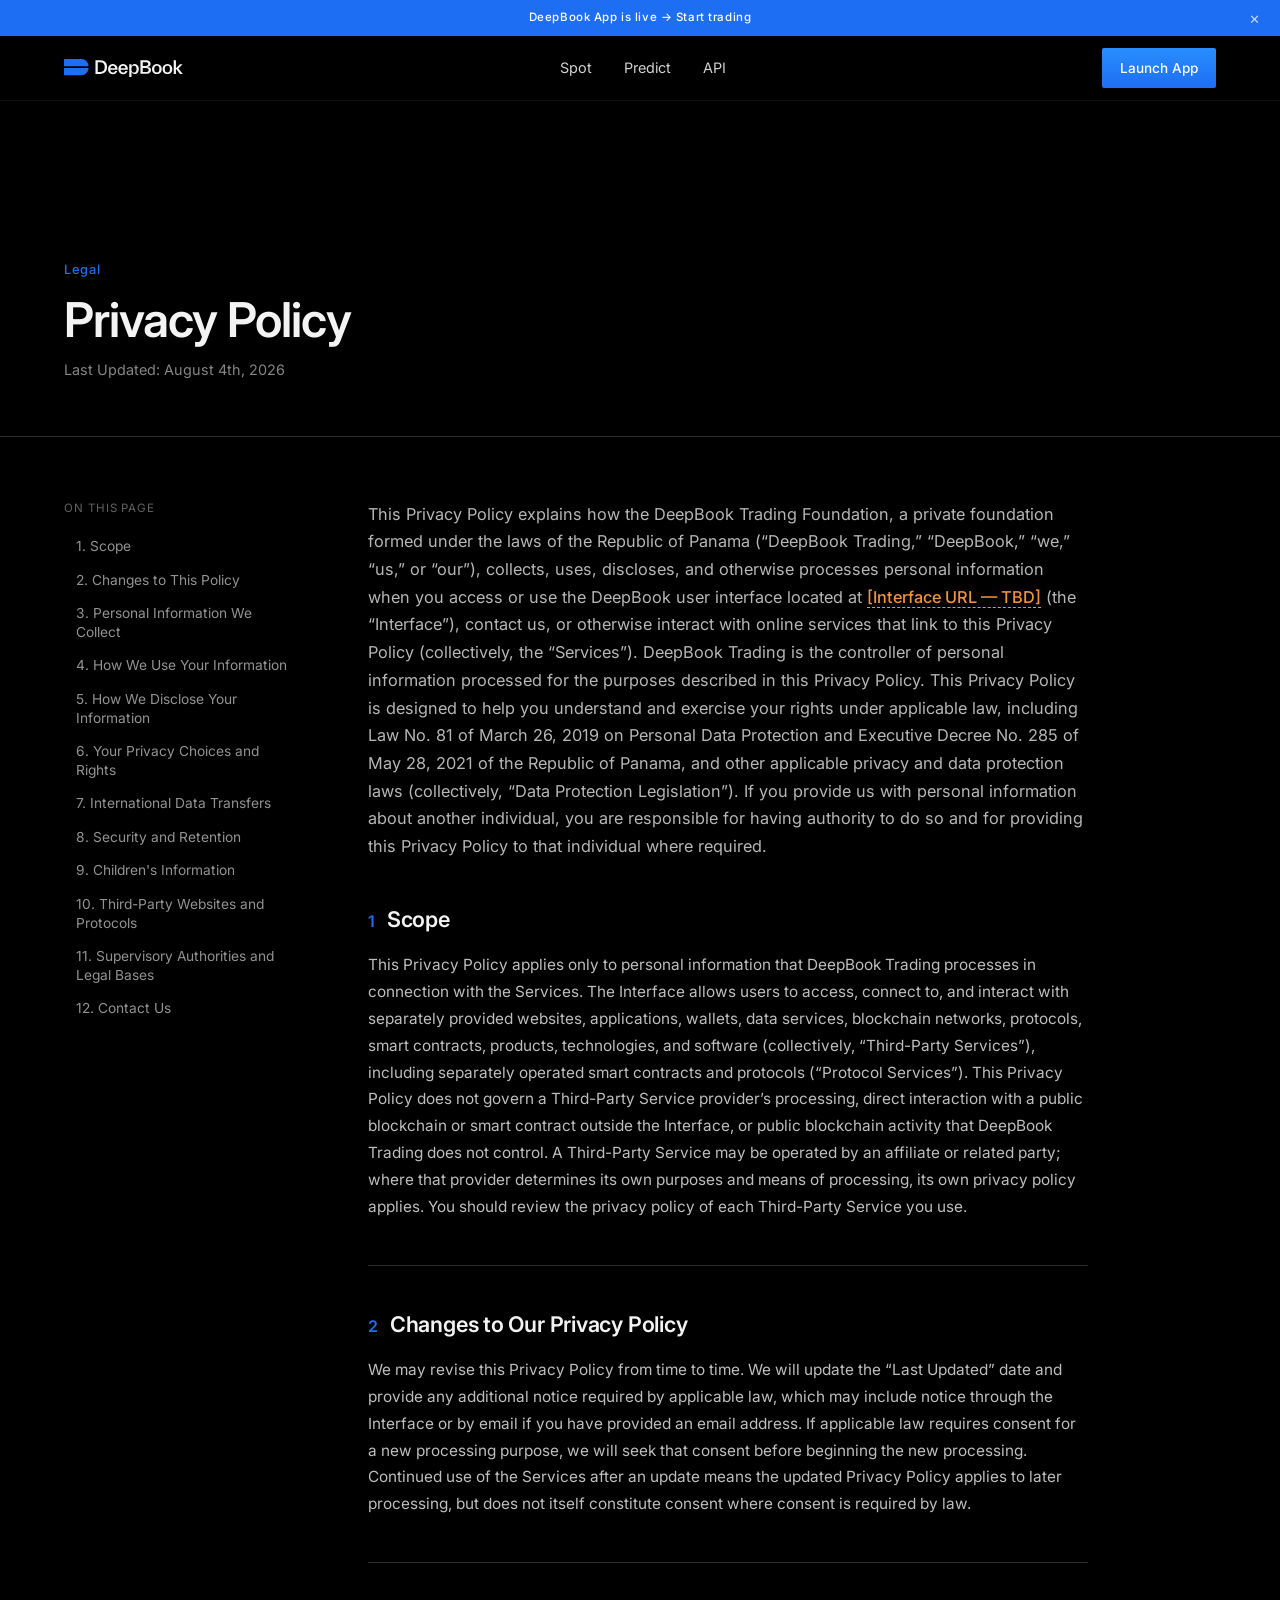
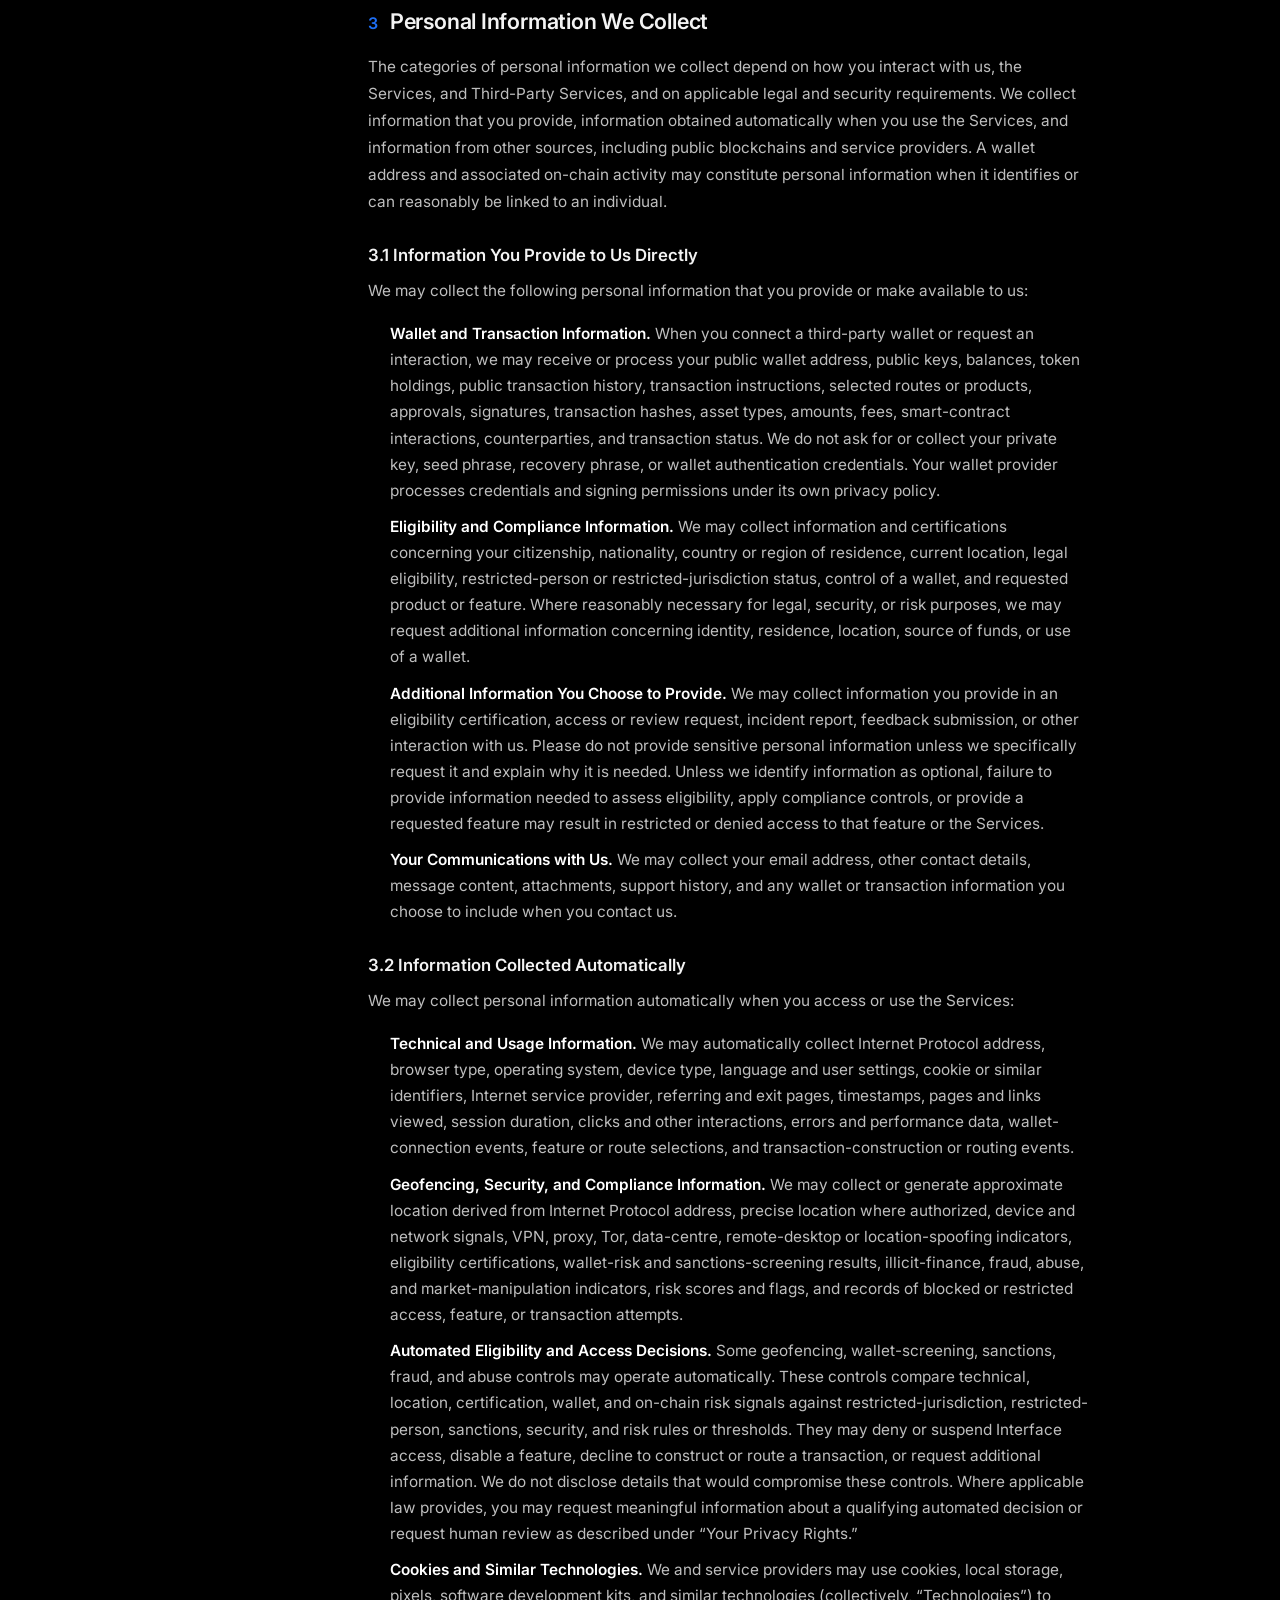
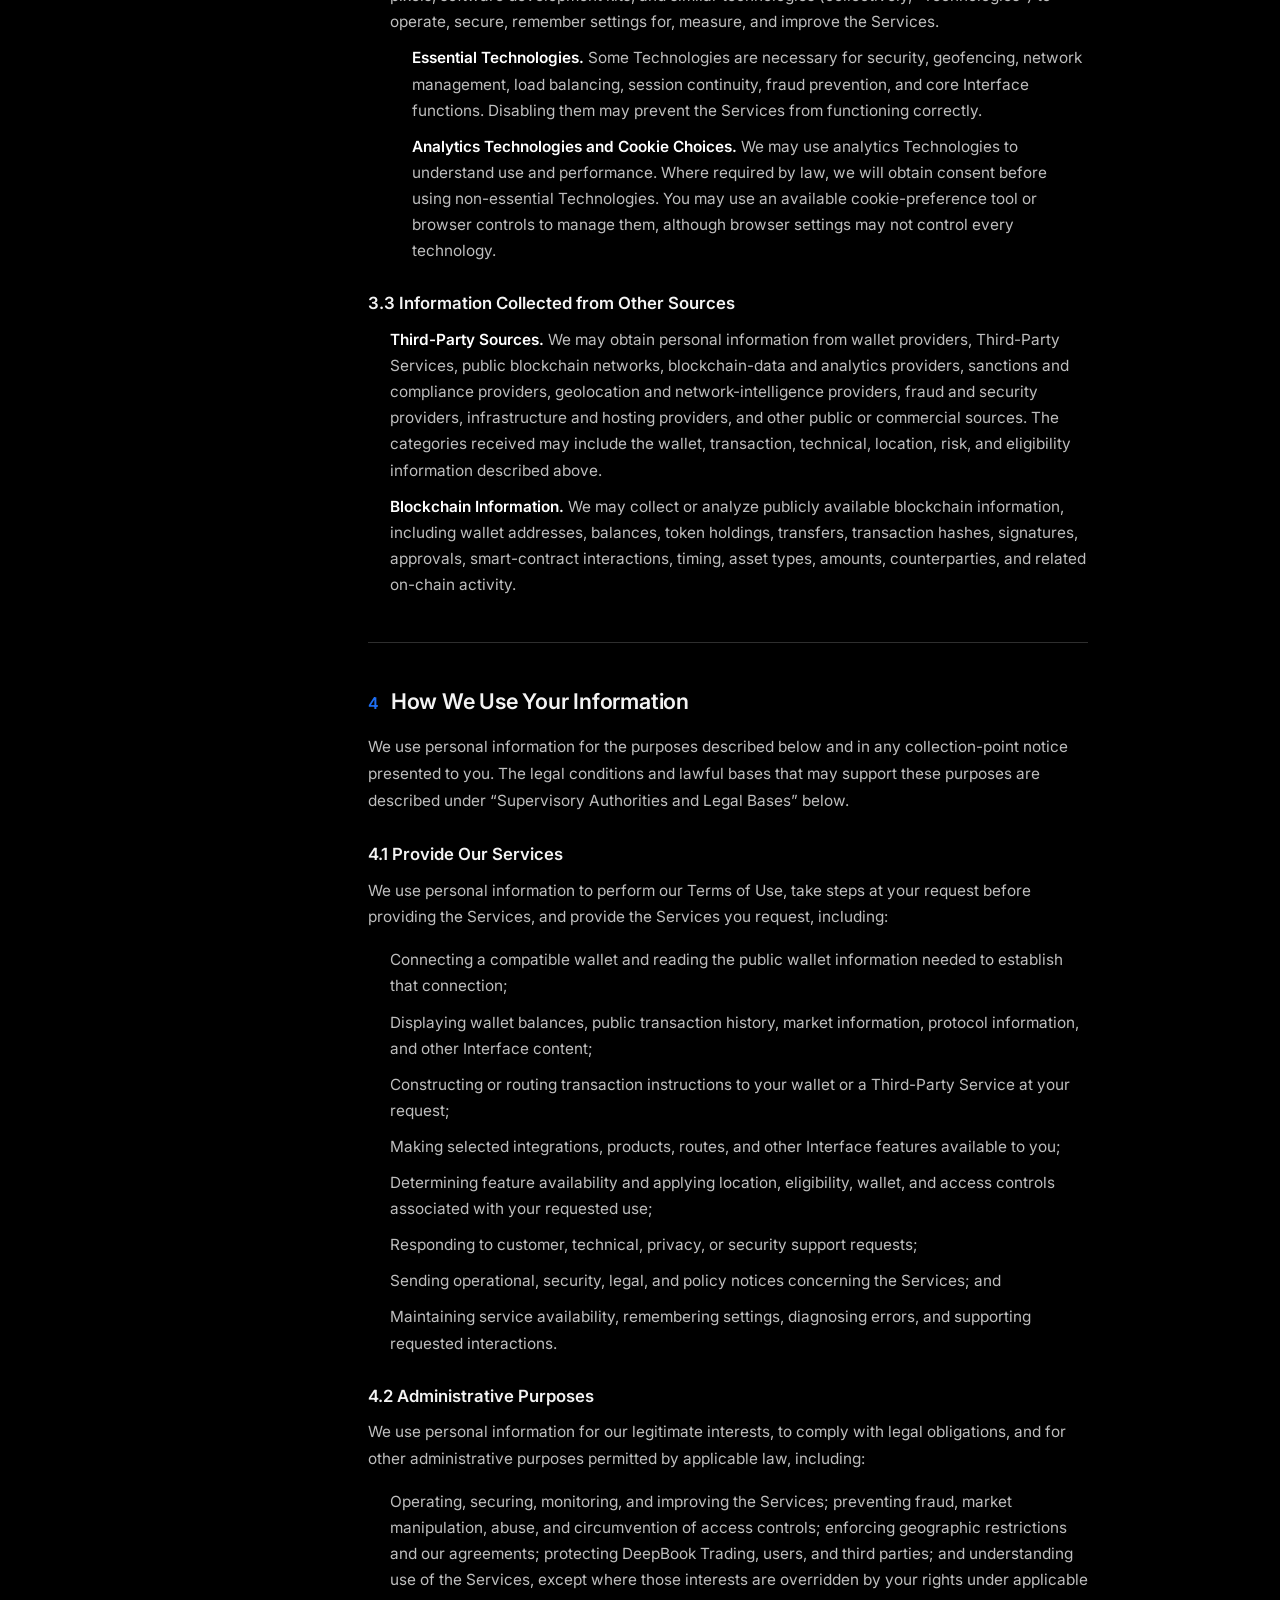
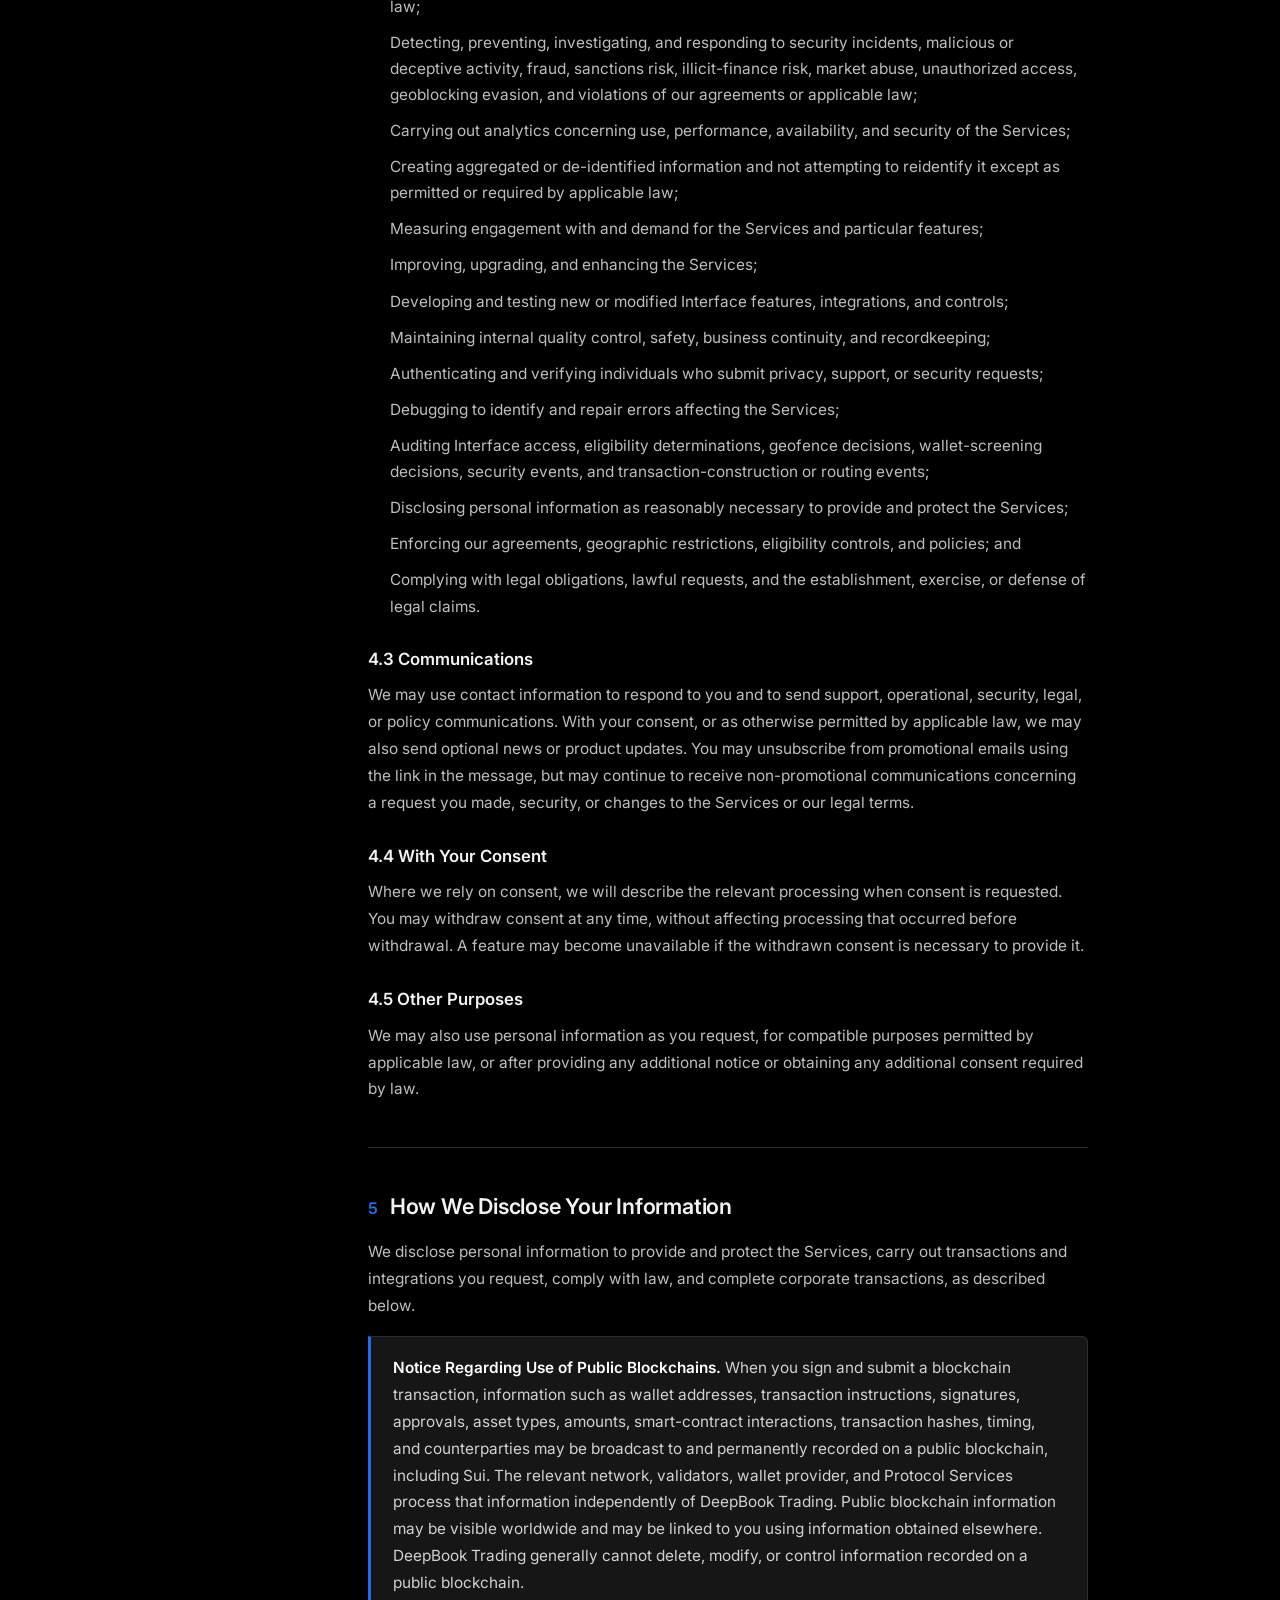
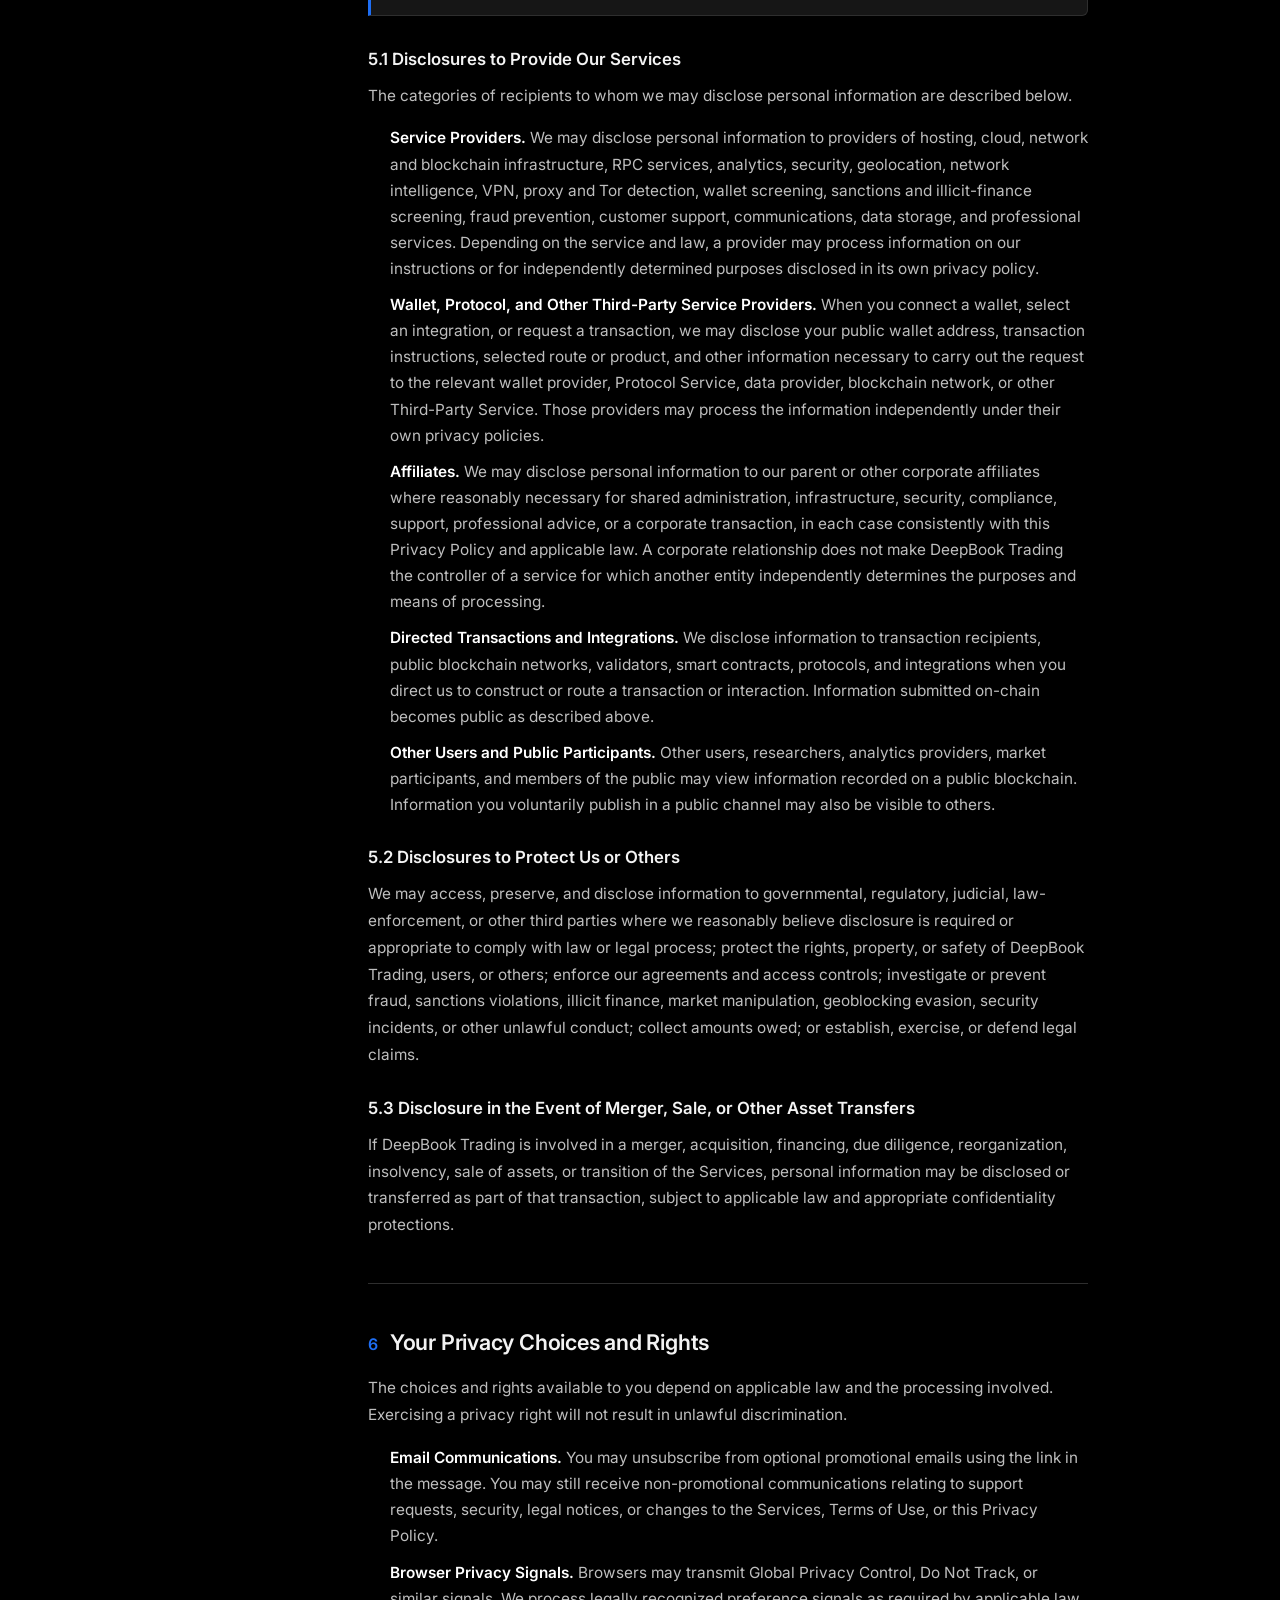
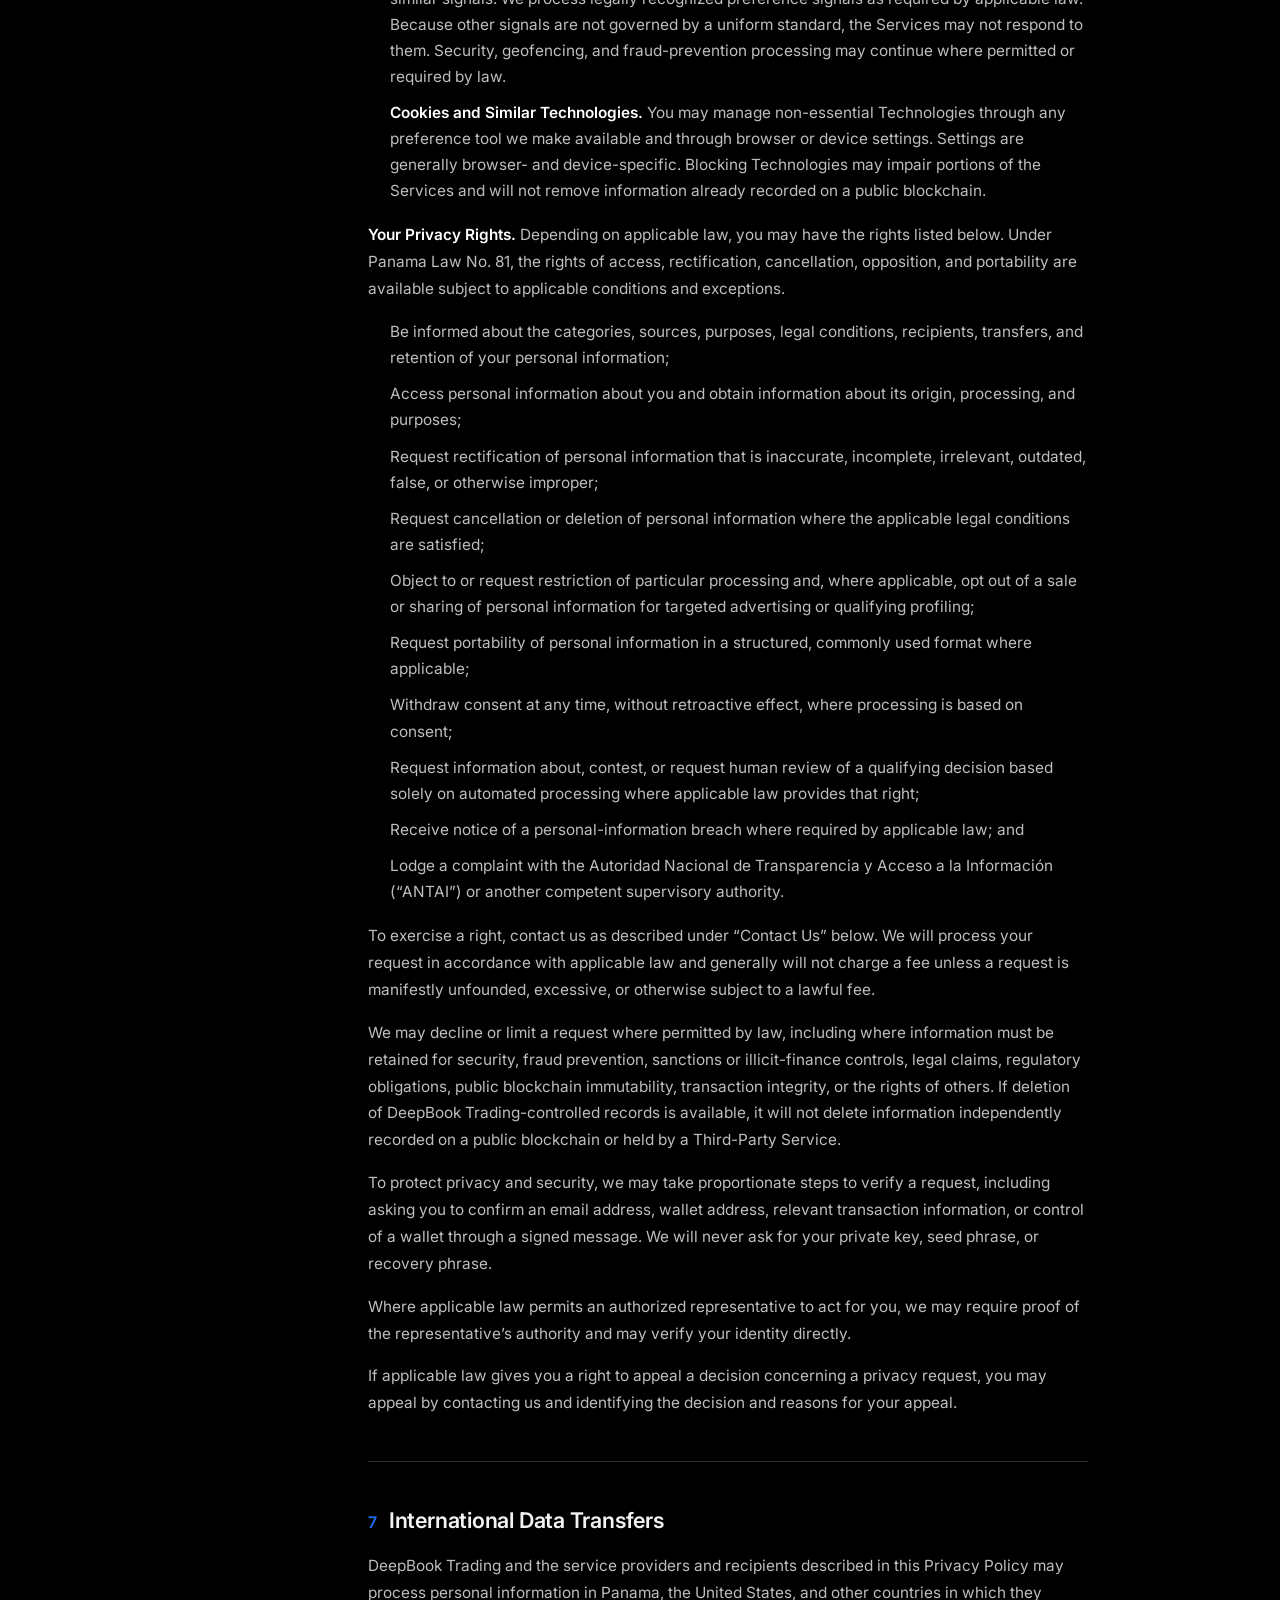
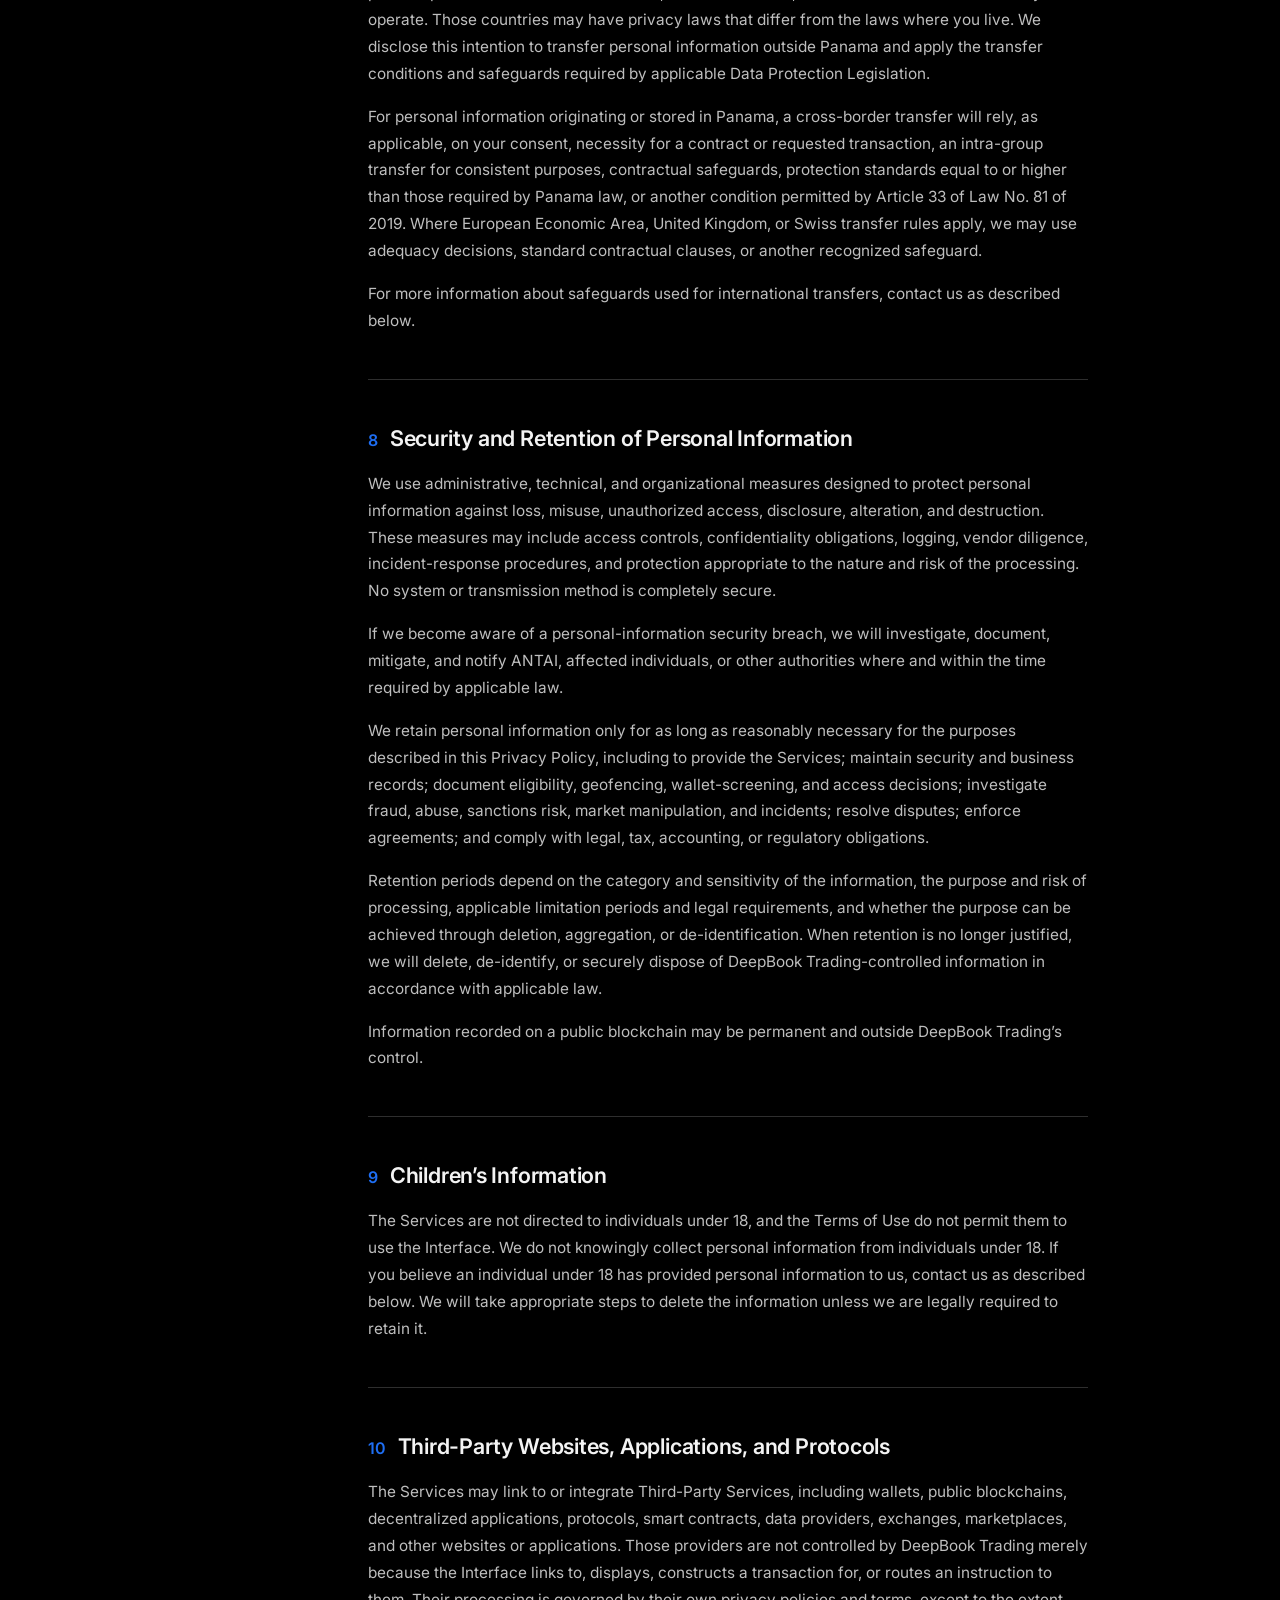
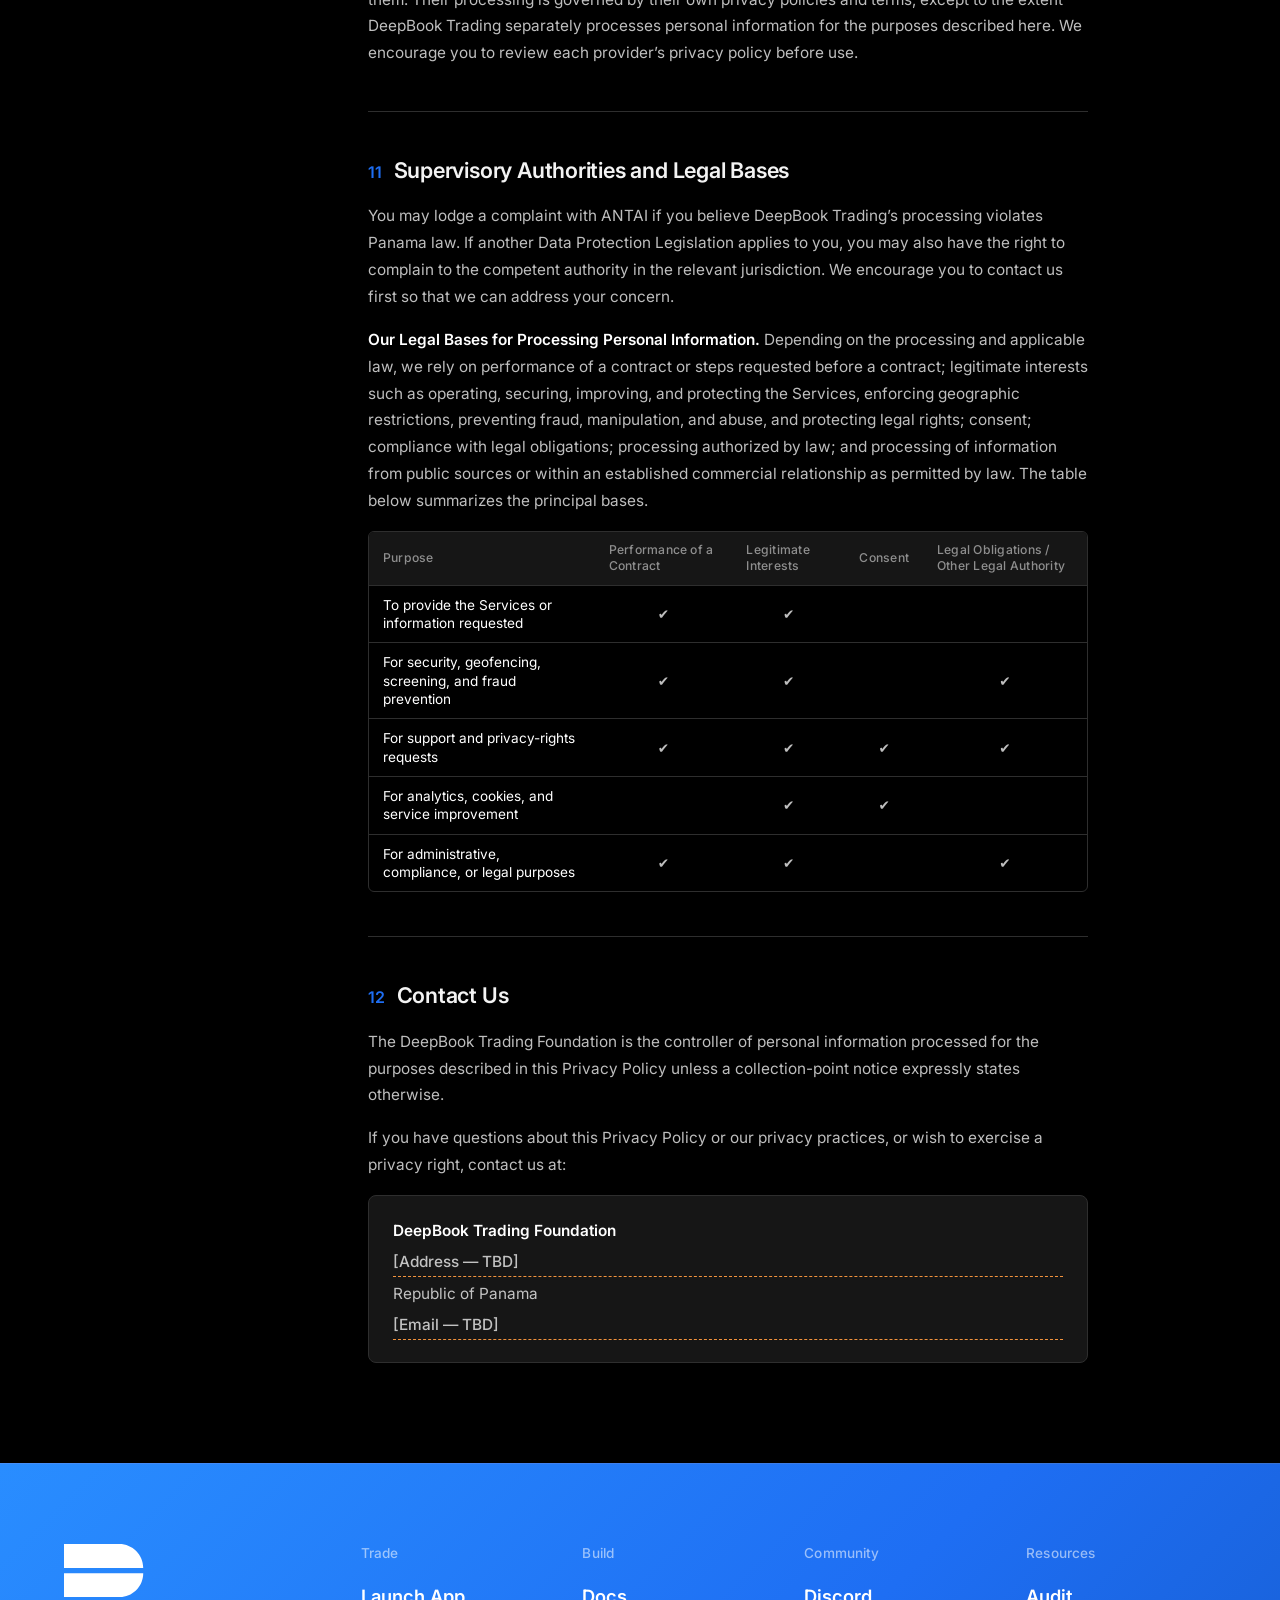
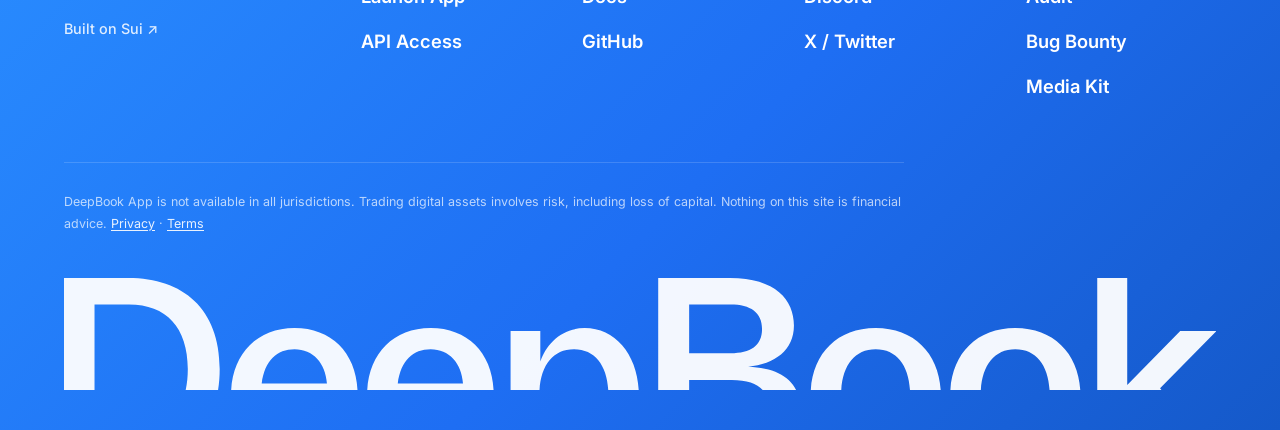
<file: privacy-policy.html>
<!DOCTYPE html>
<html lang="en">
<head>
<meta charset="utf-8">
<title>Privacy Policy | DeepBook</title>
<meta name="description" content="How the DeepBook Trading Foundation collects, uses, discloses, and processes personal information in connection with the DeepBook App.">
<meta name="viewport" content="width=device-width, initial-scale=1">
<meta name="robots" content="index,follow">
<link rel="preconnect" href="https://fonts.googleapis.com">
<link rel="preconnect" href="https://fonts.gstatic.com" crossorigin>
<link href="https://fonts.googleapis.com/css2?family=Inter:wght@300;400;500;600;700&display=swap" rel="stylesheet">
<link rel="icon" href="assets/icon.svg" type="image/svg+xml">
<link rel="apple-touch-icon" href="assets/apple-touch-icon.png">
<link rel="stylesheet" href="assets/site.css">
<link rel="stylesheet" href="assets/legal.css">
</head>
<body>

<!-- ===================== ANNOUNCEMENT BAR ===================== -->
<div class="pencil" id="announceBar">
  <a href="https://app.deepbook.tech" data-analytics="announce-bar">DeepBook App is live &rarr; Start trading</a>
  <button class="pencil-close" id="announceClose" aria-label="Dismiss announcement">&times;</button>
</div>

<!-- ===================== NAV ===================== -->
<header class="nav">
  <div class="inner">
    <a href="index.html" class="nav-logo" aria-label="DeepBook">
      <svg viewBox="0 0 133 21" fill="none"><path d="M27.1875 9.96484C27.1875 14.4024 23.5899 18 19.1523 18H0V9.96484H27.1875ZM19.1523 0C23.5899 0 27.1875 3.59755 27.1875 8.03516H0V0H19.1523Z" fill="#1E6EF3"></path><path d="M40.2037 1.44296C41.7292 1.44296 43.0566 1.72032 44.1859 2.29487C45.3152 2.86941 46.1869 3.72133 46.8011 4.8506C47.4152 5.97988 47.7322 7.3469 47.7322 8.97148C47.7322 10.5961 47.4152 11.9631 46.8011 13.0924C46.1869 14.2216 45.3152 15.0735 44.1859 15.6481C43.0566 16.2226 41.7292 16.5 40.2037 16.5H34.8545V1.44296H40.2037ZM40.2631 14.3009C41.2735 14.3009 42.1453 14.1028 42.8783 13.6867C43.6114 13.2707 44.1661 12.6565 44.5425 11.864C44.9189 11.0715 45.1171 10.1008 45.1171 8.97148C45.1171 7.8422 44.9189 6.87142 44.5425 6.07894C44.1661 5.28647 43.6114 4.6723 42.8783 4.25625C42.1453 3.8402 41.2735 3.64208 40.2631 3.64208H37.4102V14.3009H40.2631ZM59.2857 11.8838L51.3213 11.9433C51.4203 12.9537 51.7175 13.7263 52.2128 14.2613C52.7081 14.7962 53.3421 15.0537 54.1148 15.0537C54.7685 15.0537 55.2837 14.915 55.6601 14.6377C56.0365 14.3603 56.3337 13.9443 56.5318 13.4093H59.0479C58.7111 14.5386 58.1168 15.3905 57.2648 15.9651C56.4129 16.5396 55.3431 16.817 54.0751 16.817C53.0053 16.817 52.0741 16.5792 51.2817 16.1038C50.4892 15.6283 49.875 14.9745 49.459 14.1226C49.0429 13.2707 48.825 12.2999 48.825 11.2102C48.825 10.1206 49.0429 9.14979 49.4788 8.29787C49.9146 7.44596 50.5288 6.79217 51.3213 6.31668C52.1138 5.8412 53.0449 5.60346 54.0949 5.60346C55.145 5.60346 56.0563 5.82139 56.8488 6.27706C57.6413 6.73273 58.2554 7.36671 58.6913 8.19881C59.1272 9.03091 59.3451 10.0017 59.3451 11.0914C59.3451 11.3489 59.3253 11.6065 59.2857 11.8838ZM52.2326 8.09976H52.2524C51.777 8.57524 51.4798 9.28847 51.3411 10.2196H56.7299C56.6903 9.64508 56.5516 9.14979 56.3139 8.73374C56.0761 8.31769 55.7591 7.98088 55.3629 7.74314C54.9667 7.5054 54.5308 7.38653 54.0355 7.38653C53.3025 7.38653 52.7081 7.62427 52.2326 8.09976ZM70.7255 11.8838L62.7611 11.9433C62.8602 12.9537 63.1573 13.7263 63.6526 14.2613C64.1479 14.7962 64.7819 15.0537 65.5546 15.0537C66.2084 15.0537 66.7235 14.915 67.0999 14.6377C67.4763 14.3603 67.7735 13.9443 67.9716 13.4093H70.4877C70.1509 14.5386 69.5566 15.3905 68.7047 15.9651C67.8528 16.5396 66.7829 16.817 65.515 16.817C64.4451 16.817 63.514 16.5792 62.7215 16.1038C61.929 15.6283 61.3148 14.9745 60.8988 14.1226C60.4827 13.2707 60.2648 12.2999 60.2648 11.2102C60.2648 10.1206 60.4827 9.14979 60.9186 8.29787C61.3545 7.44596 61.9686 6.79217 62.7611 6.31668C63.5536 5.8412 64.4847 5.60346 65.5348 5.60346C66.5848 5.60346 67.4961 5.82139 68.2886 6.27706C69.0811 6.73273 69.6953 7.36671 70.1311 8.19881C70.567 9.03091 70.7849 10.0017 70.7849 11.0914C70.7849 11.3489 70.7651 11.6065 70.7255 11.8838ZM63.6724 8.09976H63.6923C63.2168 8.57524 62.9196 9.28847 62.7809 10.2196H68.1697C68.1301 9.64508 67.9914 9.14979 67.7537 8.73374C67.516 8.31769 67.199 7.98088 66.8027 7.74314C66.4065 7.5054 65.9706 7.38653 65.4753 7.38653C64.7423 7.38653 64.1479 7.62427 63.6724 8.09976ZM80.7983 6.29687L80.7785 6.31668C81.4521 6.79217 81.987 7.44596 82.3634 8.29787C82.7399 9.14979 82.938 10.1008 82.938 11.1706C82.938 12.2404 82.7399 13.1914 82.3634 14.0433C81.987 14.8952 81.4521 15.549 80.7785 16.0245C80.1049 16.5 79.3322 16.7377 78.4803 16.7377C77.9454 16.7377 77.4501 16.6387 76.9746 16.4208C76.4991 16.2028 76.0831 15.9056 75.7066 15.5292C75.3302 15.1528 75.033 14.7169 74.8151 14.2216V20.3831H72.3584V5.82139H74.8151V8.3375C74.9934 7.8422 75.251 7.38653 75.5878 6.97048C75.9246 6.55443 76.3406 6.21762 76.8359 5.96007C77.3312 5.70252 77.8859 5.58364 78.5001 5.58364C79.352 5.58364 80.1247 5.82139 80.7983 6.29687ZM79.1341 14.5584L79.0945 14.5981C79.5303 14.2811 79.8473 13.8452 80.0652 13.2707C80.2832 12.6961 80.402 12.0027 80.402 11.2102C80.402 10.4376 80.303 9.76395 80.0851 9.18941C79.8671 8.61486 79.5501 8.179 79.1143 7.86201C78.6784 7.54502 78.1633 7.38653 77.5491 7.38653C76.9548 7.38653 76.4397 7.54502 76.0038 7.86201C75.5679 8.179 75.251 8.61486 75.033 9.18941C74.8151 9.76395 74.6962 10.4376 74.6962 11.2102C74.6962 11.9829 74.8151 12.6565 75.033 13.231C75.251 13.8056 75.5878 14.2414 76.0236 14.5584C76.4595 14.8754 76.9746 15.0339 77.5689 15.0339C78.1831 15.0339 78.6982 14.8754 79.1341 14.5584ZM95.3927 9.74414L95.3729 9.68471C96.1059 10.2791 96.4823 11.131 96.4823 12.2603C96.4823 13.1518 96.2644 13.9046 95.8286 14.5386C95.3927 15.1726 94.7389 15.6481 93.8672 15.9849C92.9955 16.3217 91.9454 16.4802 90.7171 16.4802H84.7537V1.42315H90.6775C91.886 1.42315 92.8964 1.60145 93.6889 1.95807C94.4813 2.31468 95.0559 2.79017 95.4323 3.38452C95.8087 3.97888 95.987 4.63267 95.987 5.36571C95.987 6.01951 95.8286 6.59405 95.5116 7.08935C95.1946 7.58465 94.7587 7.96107 94.1842 8.23844C93.6096 8.5158 92.9558 8.69411 92.203 8.77336C93.5898 8.8328 94.6596 9.14979 95.3927 9.74414ZM87.3094 3.60245V7.64408H90.7369C92.4605 7.64408 93.3323 6.97048 93.3323 5.64308C93.3323 4.96948 93.1143 4.45437 92.6586 4.11756C92.203 3.78076 91.569 3.60245 90.7369 3.60245H87.3094ZM90.836 14.2811V14.3207C91.8464 14.3207 92.5992 14.1226 93.0945 13.7461C93.5898 13.3697 93.8474 12.815 93.8474 12.0819C93.8474 11.3489 93.5898 10.7942 93.0945 10.4177C92.5992 10.0413 91.8464 9.8432 90.836 9.8432H87.3094V14.2811H90.836ZM100.081 16.0443H100.061C99.2492 15.5688 98.635 14.915 98.1992 14.0631C97.7633 13.2112 97.5454 12.2404 97.5454 11.1508C97.5454 10.0611 97.7633 9.09035 98.1992 8.25825C98.635 7.42615 99.269 6.77236 100.081 6.29687C100.894 5.82139 101.845 5.58364 102.934 5.58364C104.024 5.58364 104.975 5.82139 105.787 6.29687C106.599 6.77236 107.233 7.42615 107.669 8.25825C108.105 9.09035 108.323 10.0611 108.323 11.1508C108.323 12.2404 108.105 13.2112 107.669 14.0631C107.233 14.915 106.599 15.5688 105.787 16.0443C104.975 16.5198 104.024 16.7576 102.934 16.7576C101.845 16.7576 100.894 16.5198 100.081 16.0443ZM104.46 14.5386L104.42 14.5782C104.856 14.2613 105.173 13.8254 105.391 13.2508C105.609 12.6763 105.728 11.9829 105.728 11.1904C105.728 10.4177 105.629 9.74414 105.411 9.1696C105.193 8.59505 104.876 8.15919 104.44 7.8422C104.004 7.52521 103.489 7.36671 102.875 7.36671C102.28 7.36671 101.765 7.52521 101.329 7.8422C100.894 8.15919 100.577 8.59505 100.359 9.1696C100.141 9.74414 100.022 10.4177 100.022 11.1904C100.022 11.9631 100.141 12.6367 100.359 13.2112C100.577 13.7858 100.913 14.2216 101.349 14.5386C101.785 14.8556 102.3 15.0141 102.895 15.0141C103.509 15.0141 104.024 14.8556 104.46 14.5386ZM111.811 16.0443H111.792C110.979 15.5688 110.365 14.915 109.929 14.0631C109.493 13.2112 109.275 12.2404 109.275 11.1508C109.275 10.0611 109.493 9.09035 109.929 8.25825C110.365 7.42615 110.999 6.77236 111.811 6.29687C112.624 5.82139 113.575 5.58364 114.664 5.58364C115.754 5.58364 116.705 5.82139 117.517 6.29687C118.329 6.77236 118.963 7.42615 119.399 8.25825C119.835 9.09035 120.053 10.0611 120.053 11.1508C120.053 12.2404 119.835 13.2112 119.399 14.0631C118.963 14.915 118.329 15.5688 117.517 16.0443C116.705 16.5198 115.754 16.7576 114.664 16.7576C113.575 16.7576 112.624 16.5198 111.811 16.0443ZM116.19 14.5386L116.15 14.5782C116.586 14.2613 116.903 13.8254 117.121 13.2508C117.339 12.6763 117.458 11.9829 117.458 11.1904C117.458 10.4177 117.359 9.74414 117.141 9.1696C116.923 8.59505 116.606 8.15919 116.17 7.8422C115.734 7.52521 115.219 7.36671 114.605 7.36671C114.01 7.36671 113.495 7.52521 113.059 7.8422C112.624 8.15919 112.307 8.59505 112.089 9.1696C111.871 9.74414 111.752 10.4177 111.752 11.1904C111.752 11.9631 111.871 12.6367 112.089 13.2112C112.307 13.7858 112.643 14.2216 113.079 14.5386C113.515 14.8556 114.03 15.0141 114.625 15.0141C115.239 15.0141 115.754 14.8556 116.19 14.5386ZM126.83 10.5564L131.684 16.5H128.673L124.116 10.8932V16.5H121.639V1.44296H124.116V10.2791L128.494 5.82139H131.486L126.83 10.5564Z" fill="currentColor"></path></svg>
    </a>
    <nav class="nav-menu" aria-label="Sections">
      <a href="index.html#spot" class="nav-link" data-t="Spot"><span>Spot</span></a>
      <a href="index.html#predict" class="nav-link" data-t="Predict"><span>Predict</span></a>
      <a href="index.html#programmatic" class="nav-link" data-t="API"><span>API</span></a>
    </nav>
    <div class="nav-right">
      <a href="https://app.deepbook.tech" class="docs">Launch App</a>
      <button class="hamb" id="hamb" aria-label="Menu"><span></span></button>
    </div>
  </div>
</header>

<!-- ===================== MOBILE MENU ===================== -->
<div class="mobile-menu" id="mobileMenu">
  <a href="index.html#spot" class="m-link"><span class="c"></span>Spot</a>
  <a href="index.html#predict" class="m-link"><span class="c"></span>Predict</a>
  <a href="index.html#programmatic" class="m-link"><span class="c"></span>API</a>
  <div class="mobile-actions">
    <a href="https://app.deepbook.tech" class="btn btn--blue" style="flex:1">Launch App</a>
  </div>
</div>

<main>
<!-- ===================== LEGAL HERO ===================== -->
<section class="legal-hero">
  <div class="inner">
    <div class="legal-eyebrow">Legal</div>
    <h1 class="legal-title">Privacy Policy</h1>
    <p class="legal-updated">Last Updated: August 4th, 2026</p>
  </div>
</section>

<div class="legal-shell">
  <aside class="legal-toc">
    <div class="legal-toc-label">On this page</div>
    <nav>
      <a href="#scope">1. Scope</a>
      <a href="#changes">2. Changes to This Policy</a>
      <a href="#info-we-collect">3. Personal Information We Collect</a>
      <a href="#how-we-use">4. How We Use Your Information</a>
      <a href="#how-we-disclose">5. How We Disclose Your Information</a>
      <a href="#your-rights">6. Your Privacy Choices and Rights</a>
      <a href="#transfers">7. International Data Transfers</a>
      <a href="#security">8. Security and Retention</a>
      <a href="#children">9. Children's Information</a>
      <a href="#third-party">10. Third-Party Websites and Protocols</a>
      <a href="#authorities">11. Supervisory Authorities and Legal Bases</a>
      <a href="#contact">12. Contact Us</a>
    </nav>
  </aside>

  <article class="legal-article">
    <p class="lede">This Privacy Policy explains how the DeepBook Trading Foundation, a private foundation formed under the laws of the Republic of Panama (&ldquo;DeepBook Trading,&rdquo; &ldquo;DeepBook,&rdquo; &ldquo;we,&rdquo; &ldquo;us,&rdquo; or &ldquo;our&rdquo;), collects, uses, discloses, and otherwise processes personal information when you access or use the DeepBook user interface located at <span class="tbd">[Interface URL — TBD]</span> (the &ldquo;Interface&rdquo;), contact us, or otherwise interact with online services that link to this Privacy Policy (collectively, the &ldquo;Services&rdquo;). DeepBook Trading is the controller of personal information processed for the purposes described in this Privacy Policy. This Privacy Policy is designed to help you understand and exercise your rights under applicable law, including Law No. 81 of March 26, 2019 on Personal Data Protection and Executive Decree No. 285 of May 28, 2021 of the Republic of Panama, and other applicable privacy and data protection laws (collectively, &ldquo;Data Protection Legislation&rdquo;). If you provide us with personal information about another individual, you are responsible for having authority to do so and for providing this Privacy Policy to that individual where required.</p>

    <section id="scope">
      <h2><span class="num">1</span>Scope</h2>
      <p>This Privacy Policy applies only to personal information that DeepBook Trading processes in connection with the Services. The Interface allows users to access, connect to, and interact with separately provided websites, applications, wallets, data services, blockchain networks, protocols, smart contracts, products, technologies, and software (collectively, &ldquo;Third-Party Services&rdquo;), including separately operated smart contracts and protocols (&ldquo;Protocol Services&rdquo;). This Privacy Policy does not govern a Third-Party Service provider&rsquo;s processing, direct interaction with a public blockchain or smart contract outside the Interface, or public blockchain activity that DeepBook Trading does not control. A Third-Party Service may be operated by an affiliate or related party; where that provider determines its own purposes and means of processing, its own privacy policy applies. You should review the privacy policy of each Third-Party Service you use.</p>
    </section>

    <section id="changes">
      <h2><span class="num">2</span>Changes to Our Privacy Policy</h2>
      <p>We may revise this Privacy Policy from time to time. We will update the &ldquo;Last Updated&rdquo; date and provide any additional notice required by applicable law, which may include notice through the Interface or by email if you have provided an email address. If applicable law requires consent for a new processing purpose, we will seek that consent before beginning the new processing. Continued use of the Services after an update means the updated Privacy Policy applies to later processing, but does not itself constitute consent where consent is required by law.</p>
    </section>

    <section id="info-we-collect">
      <h2><span class="num">3</span>Personal Information We Collect</h2>
      <p>The categories of personal information we collect depend on how you interact with us, the Services, and Third-Party Services, and on applicable legal and security requirements. We collect information that you provide, information obtained automatically when you use the Services, and information from other sources, including public blockchains and service providers. A wallet address and associated on-chain activity may constitute personal information when it identifies or can reasonably be linked to an individual.</p>

      <h3>3.1 Information You Provide to Us Directly</h3>
      <p>We may collect the following personal information that you provide or make available to us:</p>
      <ul>
        <li><strong>Wallet and Transaction Information.</strong> When you connect a third-party wallet or request an interaction, we may receive or process your public wallet address, public keys, balances, token holdings, public transaction history, transaction instructions, selected routes or products, approvals, signatures, transaction hashes, asset types, amounts, fees, smart-contract interactions, counterparties, and transaction status. We do not ask for or collect your private key, seed phrase, recovery phrase, or wallet authentication credentials. Your wallet provider processes credentials and signing permissions under its own privacy policy.</li>
        <li><strong>Eligibility and Compliance Information.</strong> We may collect information and certifications concerning your citizenship, nationality, country or region of residence, current location, legal eligibility, restricted-person or restricted-jurisdiction status, control of a wallet, and requested product or feature. Where reasonably necessary for legal, security, or risk purposes, we may request additional information concerning identity, residence, location, source of funds, or use of a wallet.</li>
        <li><strong>Additional Information You Choose to Provide.</strong> We may collect information you provide in an eligibility certification, access or review request, incident report, feedback submission, or other interaction with us. Please do not provide sensitive personal information unless we specifically request it and explain why it is needed. Unless we identify information as optional, failure to provide information needed to assess eligibility, apply compliance controls, or provide a requested feature may result in restricted or denied access to that feature or the Services.</li>
        <li><strong>Your Communications with Us.</strong> We may collect your email address, other contact details, message content, attachments, support history, and any wallet or transaction information you choose to include when you contact us.</li>
      </ul>

      <h3>3.2 Information Collected Automatically</h3>
      <p>We may collect personal information automatically when you access or use the Services:</p>
      <ul>
        <li><strong>Technical and Usage Information.</strong> We may automatically collect Internet Protocol address, browser type, operating system, device type, language and user settings, cookie or similar identifiers, Internet service provider, referring and exit pages, timestamps, pages and links viewed, session duration, clicks and other interactions, errors and performance data, wallet-connection events, feature or route selections, and transaction-construction or routing events.</li>
        <li><strong>Geofencing, Security, and Compliance Information.</strong> We may collect or generate approximate location derived from Internet Protocol address, precise location where authorized, device and network signals, VPN, proxy, Tor, data-centre, remote-desktop or location-spoofing indicators, eligibility certifications, wallet-risk and sanctions-screening results, illicit-finance, fraud, abuse, and market-manipulation indicators, risk scores and flags, and records of blocked or restricted access, feature, or transaction attempts.</li>
        <li><strong>Automated Eligibility and Access Decisions.</strong> Some geofencing, wallet-screening, sanctions, fraud, and abuse controls may operate automatically. These controls compare technical, location, certification, wallet, and on-chain risk signals against restricted-jurisdiction, restricted-person, sanctions, security, and risk rules or thresholds. They may deny or suspend Interface access, disable a feature, decline to construct or route a transaction, or request additional information. We do not disclose details that would compromise these controls. Where applicable law provides, you may request meaningful information about a qualifying automated decision or request human review as described under &ldquo;Your Privacy Rights.&rdquo;</li>
        <li><strong>Cookies and Similar Technologies.</strong> We and service providers may use cookies, local storage, pixels, software development kits, and similar technologies (collectively, &ldquo;Technologies&rdquo;) to operate, secure, remember settings for, measure, and improve the Services.
          <ul>
            <li><strong>Essential Technologies.</strong> Some Technologies are necessary for security, geofencing, network management, load balancing, session continuity, fraud prevention, and core Interface functions. Disabling them may prevent the Services from functioning correctly.</li>
            <li><strong>Analytics Technologies and Cookie Choices.</strong> We may use analytics Technologies to understand use and performance. Where required by law, we will obtain consent before using non-essential Technologies. You may use an available cookie-preference tool or browser controls to manage them, although browser settings may not control every technology.</li>
          </ul>
        </li>
      </ul>

      <h3>3.3 Information Collected from Other Sources</h3>
      <ul>
        <li><strong>Third-Party Sources.</strong> We may obtain personal information from wallet providers, Third-Party Services, public blockchain networks, blockchain-data and analytics providers, sanctions and compliance providers, geolocation and network-intelligence providers, fraud and security providers, infrastructure and hosting providers, and other public or commercial sources. The categories received may include the wallet, transaction, technical, location, risk, and eligibility information described above.</li>
        <li><strong>Blockchain Information.</strong> We may collect or analyze publicly available blockchain information, including wallet addresses, balances, token holdings, transfers, transaction hashes, signatures, approvals, smart-contract interactions, timing, asset types, amounts, counterparties, and related on-chain activity.</li>
      </ul>
    </section>

    <section id="how-we-use">
      <h2><span class="num">4</span>How We Use Your Information</h2>
      <p>We use personal information for the purposes described below and in any collection-point notice presented to you. The legal conditions and lawful bases that may support these purposes are described under &ldquo;Supervisory Authorities and Legal Bases&rdquo; below.</p>

      <h3>4.1 Provide Our Services</h3>
      <p>We use personal information to perform our Terms of Use, take steps at your request before providing the Services, and provide the Services you request, including:</p>
      <ul>
        <li>Connecting a compatible wallet and reading the public wallet information needed to establish that connection;</li>
        <li>Displaying wallet balances, public transaction history, market information, protocol information, and other Interface content;</li>
        <li>Constructing or routing transaction instructions to your wallet or a Third-Party Service at your request;</li>
        <li>Making selected integrations, products, routes, and other Interface features available to you;</li>
        <li>Determining feature availability and applying location, eligibility, wallet, and access controls associated with your requested use;</li>
        <li>Responding to customer, technical, privacy, or security support requests;</li>
        <li>Sending operational, security, legal, and policy notices concerning the Services; and</li>
        <li>Maintaining service availability, remembering settings, diagnosing errors, and supporting requested interactions.</li>
      </ul>

      <h3>4.2 Administrative Purposes</h3>
      <p>We use personal information for our legitimate interests, to comply with legal obligations, and for other administrative purposes permitted by applicable law, including:</p>
      <ul>
        <li>Operating, securing, monitoring, and improving the Services; preventing fraud, market manipulation, abuse, and circumvention of access controls; enforcing geographic restrictions and our agreements; protecting DeepBook Trading, users, and third parties; and understanding use of the Services, except where those interests are overridden by your rights under applicable law;</li>
        <li>Detecting, preventing, investigating, and responding to security incidents, malicious or deceptive activity, fraud, sanctions risk, illicit-finance risk, market abuse, unauthorized access, geoblocking evasion, and violations of our agreements or applicable law;</li>
        <li>Carrying out analytics concerning use, performance, availability, and security of the Services;</li>
        <li>Creating aggregated or de-identified information and not attempting to reidentify it except as permitted or required by applicable law;</li>
        <li>Measuring engagement with and demand for the Services and particular features;</li>
        <li>Improving, upgrading, and enhancing the Services;</li>
        <li>Developing and testing new or modified Interface features, integrations, and controls;</li>
        <li>Maintaining internal quality control, safety, business continuity, and recordkeeping;</li>
        <li>Authenticating and verifying individuals who submit privacy, support, or security requests;</li>
        <li>Debugging to identify and repair errors affecting the Services;</li>
        <li>Auditing Interface access, eligibility determinations, geofence decisions, wallet-screening decisions, security events, and transaction-construction or routing events;</li>
        <li>Disclosing personal information as reasonably necessary to provide and protect the Services;</li>
        <li>Enforcing our agreements, geographic restrictions, eligibility controls, and policies; and</li>
        <li>Complying with legal obligations, lawful requests, and the establishment, exercise, or defense of legal claims.</li>
      </ul>

      <h3>4.3 Communications</h3>
      <p>We may use contact information to respond to you and to send support, operational, security, legal, or policy communications. With your consent, or as otherwise permitted by applicable law, we may also send optional news or product updates. You may unsubscribe from promotional emails using the link in the message, but may continue to receive non-promotional communications concerning a request you made, security, or changes to the Services or our legal terms.</p>

      <h3>4.4 With Your Consent</h3>
      <p>Where we rely on consent, we will describe the relevant processing when consent is requested. You may withdraw consent at any time, without affecting processing that occurred before withdrawal. A feature may become unavailable if the withdrawn consent is necessary to provide it.</p>

      <h3>4.5 Other Purposes</h3>
      <p>We may also use personal information as you request, for compatible purposes permitted by applicable law, or after providing any additional notice or obtaining any additional consent required by law.</p>
    </section>

    <section id="how-we-disclose">
      <h2><span class="num">5</span>How We Disclose Your Information</h2>
      <p>We disclose personal information to provide and protect the Services, carry out transactions and integrations you request, comply with law, and complete corporate transactions, as described below.</p>

      <div class="legal-callout">
        <p><strong>Notice Regarding Use of Public Blockchains.</strong> When you sign and submit a blockchain transaction, information such as wallet addresses, transaction instructions, signatures, approvals, asset types, amounts, smart-contract interactions, transaction hashes, timing, and counterparties may be broadcast to and permanently recorded on a public blockchain, including Sui. The relevant network, validators, wallet provider, and Protocol Services process that information independently of DeepBook Trading. Public blockchain information may be visible worldwide and may be linked to you using information obtained elsewhere. DeepBook Trading generally cannot delete, modify, or control information recorded on a public blockchain.</p>
      </div>

      <h3>5.1 Disclosures to Provide Our Services</h3>
      <p>The categories of recipients to whom we may disclose personal information are described below.</p>
      <ul>
        <li><strong>Service Providers.</strong> We may disclose personal information to providers of hosting, cloud, network and blockchain infrastructure, RPC services, analytics, security, geolocation, network intelligence, VPN, proxy and Tor detection, wallet screening, sanctions and illicit-finance screening, fraud prevention, customer support, communications, data storage, and professional services. Depending on the service and law, a provider may process information on our instructions or for independently determined purposes disclosed in its own privacy policy.</li>
        <li><strong>Wallet, Protocol, and Other Third-Party Service Providers.</strong> When you connect a wallet, select an integration, or request a transaction, we may disclose your public wallet address, transaction instructions, selected route or product, and other information necessary to carry out the request to the relevant wallet provider, Protocol Service, data provider, blockchain network, or other Third-Party Service. Those providers may process the information independently under their own privacy policies.</li>
        <li><strong>Affiliates.</strong> We may disclose personal information to our parent or other corporate affiliates where reasonably necessary for shared administration, infrastructure, security, compliance, support, professional advice, or a corporate transaction, in each case consistently with this Privacy Policy and applicable law. A corporate relationship does not make DeepBook Trading the controller of a service for which another entity independently determines the purposes and means of processing.</li>
        <li><strong>Directed Transactions and Integrations.</strong> We disclose information to transaction recipients, public blockchain networks, validators, smart contracts, protocols, and integrations when you direct us to construct or route a transaction or interaction. Information submitted on-chain becomes public as described above.</li>
        <li><strong>Other Users and Public Participants.</strong> Other users, researchers, analytics providers, market participants, and members of the public may view information recorded on a public blockchain. Information you voluntarily publish in a public channel may also be visible to others.</li>
      </ul>

      <h3>5.2 Disclosures to Protect Us or Others</h3>
      <p>We may access, preserve, and disclose information to governmental, regulatory, judicial, law-enforcement, or other third parties where we reasonably believe disclosure is required or appropriate to comply with law or legal process; protect the rights, property, or safety of DeepBook Trading, users, or others; enforce our agreements and access controls; investigate or prevent fraud, sanctions violations, illicit finance, market manipulation, geoblocking evasion, security incidents, or other unlawful conduct; collect amounts owed; or establish, exercise, or defend legal claims.</p>

      <h3>5.3 Disclosure in the Event of Merger, Sale, or Other Asset Transfers</h3>
      <p>If DeepBook Trading is involved in a merger, acquisition, financing, due diligence, reorganization, insolvency, sale of assets, or transition of the Services, personal information may be disclosed or transferred as part of that transaction, subject to applicable law and appropriate confidentiality protections.</p>
    </section>

    <section id="your-rights">
      <h2><span class="num">6</span>Your Privacy Choices and Rights</h2>
      <p>The choices and rights available to you depend on applicable law and the processing involved. Exercising a privacy right will not result in unlawful discrimination.</p>
      <ul>
        <li><strong>Email Communications.</strong> You may unsubscribe from optional promotional emails using the link in the message. You may still receive non-promotional communications relating to support requests, security, legal notices, or changes to the Services, Terms of Use, or this Privacy Policy.</li>
        <li><strong>Browser Privacy Signals.</strong> Browsers may transmit Global Privacy Control, Do Not Track, or similar signals. We process legally recognized preference signals as required by applicable law. Because other signals are not governed by a uniform standard, the Services may not respond to them. Security, geofencing, and fraud-prevention processing may continue where permitted or required by law.</li>
        <li><strong>Cookies and Similar Technologies.</strong> You may manage non-essential Technologies through any preference tool we make available and through browser or device settings. Settings are generally browser- and device-specific. Blocking Technologies may impair portions of the Services and will not remove information already recorded on a public blockchain.</li>
      </ul>

      <p><strong>Your Privacy Rights.</strong> Depending on applicable law, you may have the rights listed below. Under Panama Law No. 81, the rights of access, rectification, cancellation, opposition, and portability are available subject to applicable conditions and exceptions.</p>
      <ul>
        <li>Be informed about the categories, sources, purposes, legal conditions, recipients, transfers, and retention of your personal information;</li>
        <li>Access personal information about you and obtain information about its origin, processing, and purposes;</li>
        <li>Request rectification of personal information that is inaccurate, incomplete, irrelevant, outdated, false, or otherwise improper;</li>
        <li>Request cancellation or deletion of personal information where the applicable legal conditions are satisfied;</li>
        <li>Object to or request restriction of particular processing and, where applicable, opt out of a sale or sharing of personal information for targeted advertising or qualifying profiling;</li>
        <li>Request portability of personal information in a structured, commonly used format where applicable;</li>
        <li>Withdraw consent at any time, without retroactive effect, where processing is based on consent;</li>
        <li>Request information about, contest, or request human review of a qualifying decision based solely on automated processing where applicable law provides that right;</li>
        <li>Receive notice of a personal-information breach where required by applicable law; and</li>
        <li>Lodge a complaint with the Autoridad Nacional de Transparencia y Acceso a la Información (&ldquo;ANTAI&rdquo;) or another competent supervisory authority.</li>
      </ul>
      <p>To exercise a right, contact us as described under &ldquo;Contact Us&rdquo; below. We will process your request in accordance with applicable law and generally will not charge a fee unless a request is manifestly unfounded, excessive, or otherwise subject to a lawful fee.</p>
      <p>We may decline or limit a request where permitted by law, including where information must be retained for security, fraud prevention, sanctions or illicit-finance controls, legal claims, regulatory obligations, public blockchain immutability, transaction integrity, or the rights of others. If deletion of DeepBook Trading-controlled records is available, it will not delete information independently recorded on a public blockchain or held by a Third-Party Service.</p>
      <p>To protect privacy and security, we may take proportionate steps to verify a request, including asking you to confirm an email address, wallet address, relevant transaction information, or control of a wallet through a signed message. We will never ask for your private key, seed phrase, or recovery phrase.</p>
      <p>Where applicable law permits an authorized representative to act for you, we may require proof of the representative&rsquo;s authority and may verify your identity directly.</p>
      <p>If applicable law gives you a right to appeal a decision concerning a privacy request, you may appeal by contacting us and identifying the decision and reasons for your appeal.</p>
    </section>

    <section id="transfers">
      <h2><span class="num">7</span>International Data Transfers</h2>
      <p>DeepBook Trading and the service providers and recipients described in this Privacy Policy may process personal information in Panama, the United States, and other countries in which they operate. Those countries may have privacy laws that differ from the laws where you live. We disclose this intention to transfer personal information outside Panama and apply the transfer conditions and safeguards required by applicable Data Protection Legislation.</p>
      <p>For personal information originating or stored in Panama, a cross-border transfer will rely, as applicable, on your consent, necessity for a contract or requested transaction, an intra-group transfer for consistent purposes, contractual safeguards, protection standards equal to or higher than those required by Panama law, or another condition permitted by Article 33 of Law No. 81 of 2019. Where European Economic Area, United Kingdom, or Swiss transfer rules apply, we may use adequacy decisions, standard contractual clauses, or another recognized safeguard.</p>
      <p>For more information about safeguards used for international transfers, contact us as described below.</p>
    </section>

    <section id="security">
      <h2><span class="num">8</span>Security and Retention of Personal Information</h2>
      <p>We use administrative, technical, and organizational measures designed to protect personal information against loss, misuse, unauthorized access, disclosure, alteration, and destruction. These measures may include access controls, confidentiality obligations, logging, vendor diligence, incident-response procedures, and protection appropriate to the nature and risk of the processing. No system or transmission method is completely secure.</p>
      <p>If we become aware of a personal-information security breach, we will investigate, document, mitigate, and notify ANTAI, affected individuals, or other authorities where and within the time required by applicable law.</p>
      <p>We retain personal information only for as long as reasonably necessary for the purposes described in this Privacy Policy, including to provide the Services; maintain security and business records; document eligibility, geofencing, wallet-screening, and access decisions; investigate fraud, abuse, sanctions risk, market manipulation, and incidents; resolve disputes; enforce agreements; and comply with legal, tax, accounting, or regulatory obligations.</p>
      <p>Retention periods depend on the category and sensitivity of the information, the purpose and risk of processing, applicable limitation periods and legal requirements, and whether the purpose can be achieved through deletion, aggregation, or de-identification. When retention is no longer justified, we will delete, de-identify, or securely dispose of DeepBook Trading-controlled information in accordance with applicable law.</p>
      <p>Information recorded on a public blockchain may be permanent and outside DeepBook Trading&rsquo;s control.</p>
    </section>

    <section id="children">
      <h2><span class="num">9</span>Children&rsquo;s Information</h2>
      <p>The Services are not directed to individuals under 18, and the Terms of Use do not permit them to use the Interface. We do not knowingly collect personal information from individuals under 18. If you believe an individual under 18 has provided personal information to us, contact us as described below. We will take appropriate steps to delete the information unless we are legally required to retain it.</p>
    </section>

    <section id="third-party">
      <h2><span class="num">10</span>Third-Party Websites, Applications, and Protocols</h2>
      <p>The Services may link to or integrate Third-Party Services, including wallets, public blockchains, decentralized applications, protocols, smart contracts, data providers, exchanges, marketplaces, and other websites or applications. Those providers are not controlled by DeepBook Trading merely because the Interface links to, displays, constructs a transaction for, or routes an instruction to them. Their processing is governed by their own privacy policies and terms, except to the extent DeepBook Trading separately processes personal information for the purposes described here. We encourage you to review each provider&rsquo;s privacy policy before use.</p>
    </section>

    <section id="authorities">
      <h2><span class="num">11</span>Supervisory Authorities and Legal Bases</h2>
      <p>You may lodge a complaint with ANTAI if you believe DeepBook Trading&rsquo;s processing violates Panama law. If another Data Protection Legislation applies to you, you may also have the right to complain to the competent authority in the relevant jurisdiction. We encourage you to contact us first so that we can address your concern.</p>
      <p><strong>Our Legal Bases for Processing Personal Information.</strong> Depending on the processing and applicable law, we rely on performance of a contract or steps requested before a contract; legitimate interests such as operating, securing, improving, and protecting the Services, enforcing geographic restrictions, preventing fraud, manipulation, and abuse, and protecting legal rights; consent; compliance with legal obligations; processing authorized by law; and processing of information from public sources or within an established commercial relationship as permitted by law. The table below summarizes the principal bases.</p>

      <div class="legal-table-wrap">
        <table>
          <thead>
            <tr><th>Purpose</th><th>Performance of a Contract</th><th>Legitimate Interests</th><th>Consent</th><th>Legal Obligations / Other Legal Authority</th></tr>
          </thead>
          <tbody>
            <tr><td>To provide the Services or information requested</td><td>&#10004;</td><td>&#10004;</td><td></td><td></td></tr>
            <tr><td>For security, geofencing, screening, and fraud prevention</td><td>&#10004;</td><td>&#10004;</td><td></td><td>&#10004;</td></tr>
            <tr><td>For support and privacy-rights requests</td><td>&#10004;</td><td>&#10004;</td><td>&#10004;</td><td>&#10004;</td></tr>
            <tr><td>For analytics, cookies, and service improvement</td><td></td><td>&#10004;</td><td>&#10004;</td><td></td></tr>
            <tr><td>For administrative, compliance, or legal purposes</td><td>&#10004;</td><td>&#10004;</td><td></td><td>&#10004;</td></tr>
          </tbody>
        </table>
      </div>
    </section>

    <section id="contact">
      <h2><span class="num">12</span>Contact Us</h2>
      <p>The DeepBook Trading Foundation is the controller of personal information processed for the purposes described in this Privacy Policy unless a collection-point notice expressly states otherwise.</p>
      <p>If you have questions about this Privacy Policy or our privacy practices, or wish to exercise a privacy right, contact us at:</p>
      <div class="legal-contact">
        <p><strong>DeepBook Trading Foundation</strong></p>
        <p class="tbd">[Address — TBD]</p>
        <p>Republic of Panama</p>
        <p class="tbd">[Email — TBD]</p>
      </div>
    </section>
  </article>
</div>
</main>

<!-- ===================== FOOTER ===================== -->
<footer class="footer">
  <div class="container">
    <div class="footer-grid">
      <div class="footer-logo">
        <svg viewBox="0 0 88 59" fill="none"><path d="M87.1494 32.2275C87.1494 46.7373 75.3867 58.4998 60.877 58.5H0V32.2275H87.1494ZM60.877 0C75.3867 0.000198623 87.1493 11.7627 87.1494 26.2725H0V0H60.877Z" fill="white"/></svg>
        <a href="https://sui.io" target="_blank" rel="noopener" class="footer-sui">Built on Sui &#8599;</a>
      </div>
      <div class="footer-links">
        <div class="f-col"><h4>Trade</h4><ul>
          <li><a href="https://app.deepbook.tech">Launch App</a></li>
          <li><a href="index.html#programmatic">API Access</a></li></ul></div>
        <div class="f-col"><h4>Build</h4><ul>
          <li><a href="https://docs.sui.io/onchain-finance/deepbookv3/deepbook" target="_blank" rel="noopener">Docs</a></li>
          <li><a href="https://github.com/MystenLabs/deepbookv3" target="_blank" rel="noopener">GitHub</a></li></ul></div>
        <div class="f-col"><h4>Community</h4><ul>
          <li><a href="https://discord.com/invite/deepbook" target="_blank" rel="noopener">Discord</a></li>
          <li><a href="https://x.com/DeepBookonSui" target="_blank" rel="noopener">X / Twitter</a></li></ul></div>
        <div class="f-col" id="footer-resources"><h4>Resources</h4><ul>
          <li><a href="https://github.com/sui-foundation/security-audits/blob/main/docs/deepbook_v3_audit_final.pdf" target="_blank" rel="noopener">Audit</a></li>
          <li><a href="https://hackenproof.com/programs/sui-protocol" target="_blank" rel="noopener">Bug Bounty</a></li>
          <li><a href="https://live.standards.site/deepbook-media-kit" target="_blank" rel="noopener">Media Kit</a></li></ul></div>
      </div>
    </div>
    <div class="disclosure">
      DeepBook App is not available in all jurisdictions. Trading digital assets involves risk, including loss of capital. Nothing on this site is financial advice.
      <a href="privacy-policy.html">Privacy</a> &middot; <a href="terms-of-use.html">Terms</a>
    </div>
    <div class="footer-word">
      <svg viewBox="0 0 1440 140" fill="none"><path d="M650.848 62.6484C690.115 62.6486 718.592 97.7198 718.592 146.879C718.592 196.038 690.415 231.409 650.848 231.409C626.268 231.409 604.685 215.523 595.393 193.341V286.564H558.224V66.2461H595.393V104.314C602.886 82.7323 621.472 62.6484 650.848 62.6484ZM288.193 62.6484C335.854 62.6484 367.028 95.622 367.028 145.98C367.028 149.577 366.728 153.773 366.129 157.97H246.827C249.825 189.144 265.712 205.031 288.493 205.031C309.176 205.031 319.667 195.739 325.362 180.151H363.432C353.24 214.623 325.962 231.409 288.193 231.409C238.734 231.409 208.759 196.038 208.759 146.879C208.759 97.4199 239.634 62.6485 288.193 62.6484ZM458.279 62.6484C505.94 62.6484 537.114 95.622 537.114 145.98C537.114 149.577 536.815 153.774 536.216 157.97H416.914C419.912 189.144 435.798 205.031 458.579 205.031C479.262 205.031 489.754 195.739 495.449 180.151H533.518C523.326 214.623 496.048 231.409 458.279 231.409C408.82 231.409 378.845 196.038 378.845 146.879C378.845 97.42 409.72 62.6486 458.279 62.6484ZM1014.54 62.6484C1064.6 62.6486 1096.07 97.1203 1096.07 146.879C1096.07 196.937 1064.6 231.409 1014.54 231.409C964.78 231.409 933.306 196.938 933.306 146.879C933.306 97.1202 964.78 62.6484 1014.54 62.6484ZM1189.02 62.6484C1239.07 62.6484 1270.55 97.1202 1270.55 146.879C1270.55 196.938 1239.07 231.409 1189.02 231.409C1139.26 231.409 1107.78 196.938 1107.78 146.879C1107.78 97.1202 1139.26 62.6485 1189.02 62.6484ZM80.418 0C148.762 1.15183e-06 194.624 38.3687 194.624 113.906C194.624 189.144 148.762 227.812 80.418 227.812H-0.515625V0H80.418ZM832.393 0C889.645 0.000153578 912.426 27.5779 912.426 59.3516C912.426 90.226 888.445 107.612 855.173 110.909C896.539 112.408 920.22 129.793 920.22 164.265C920.22 204.731 889.345 227.812 832.991 227.812H742.766V0H832.393ZM1329.02 133.69L1395.27 66.2461H1440.53L1370.09 137.887L1443.53 227.812H1397.96L1329.02 142.982V227.812H1291.55V0H1329.02V133.69ZM637.358 89.0273C609.781 89.0274 594.194 111.508 594.194 146.879C594.194 182.549 609.781 205.031 637.358 205.031C665.235 205.031 680.522 182.549 680.522 146.879C680.522 111.508 665.235 89.0273 637.358 89.0273ZM1014.54 89.0273C986.962 89.0273 971.374 111.508 971.374 146.879C971.374 182.549 986.962 205.031 1014.54 205.031C1042.42 205.031 1057.7 182.549 1057.7 146.879C1057.7 111.508 1042.42 89.0276 1014.54 89.0273ZM1189.02 89.0273C1161.44 89.0275 1145.85 111.508 1145.85 146.879C1145.85 182.549 1161.44 205.031 1189.02 205.031C1216.89 205.031 1232.18 182.549 1232.18 146.879C1232.18 111.508 1216.89 89.0273 1189.02 89.0273ZM38.1523 194.54H81.3174C127.779 194.54 154.757 166.063 154.757 113.906C154.757 62.0492 127.779 33.2735 81.3174 33.2734H38.1523V194.54ZM781.435 194.54H834.79C865.365 194.54 880.352 182.85 880.353 160.968C880.353 139.086 865.365 127.396 834.79 127.396H781.435V194.54ZM288.193 89.0273C266.311 89.0274 251.024 102.816 247.127 131.892H328.66C326.862 106.113 311.274 89.0273 288.193 89.0273ZM458.279 89.0273C436.398 89.0275 421.111 102.816 417.214 131.892H498.746C496.948 106.113 481.36 89.0273 458.279 89.0273ZM781.435 94.123H833.291C858.17 94.123 872.559 84.8304 872.559 63.8477C872.559 43.1648 858.17 33.2734 833.291 33.2734H781.435V94.123Z" fill="white"/></svg>
    </div>
  </div>
</footer>

<script>
/* ===================== DISMISSIBLE ANNOUNCEMENT BAR ===================== */
(function(){
  const bar=document.getElementById('announceBar'),btn=document.getElementById('announceClose');
  if(sessionStorage.getItem('announceDismissed')==='1'){bar.style.display='none';}
  btn.addEventListener('click',()=>{bar.style.display='none';sessionStorage.setItem('announceDismissed','1');});
})();

/* ===================== MOBILE MENU ===================== */
(function(){
  const hamb=document.getElementById('hamb'),menu=document.getElementById('mobileMenu');
  hamb.addEventListener('click',()=>{menu.classList.toggle('open');document.body.style.overflow=menu.classList.contains('open')?'hidden':'';});
  menu.querySelectorAll('a[href^="index.html#"]').forEach(a=>a.addEventListener('click',()=>{
    menu.classList.remove('open');document.body.style.overflow='';
  }));
})();
</script>
</body>
</html>
</file>
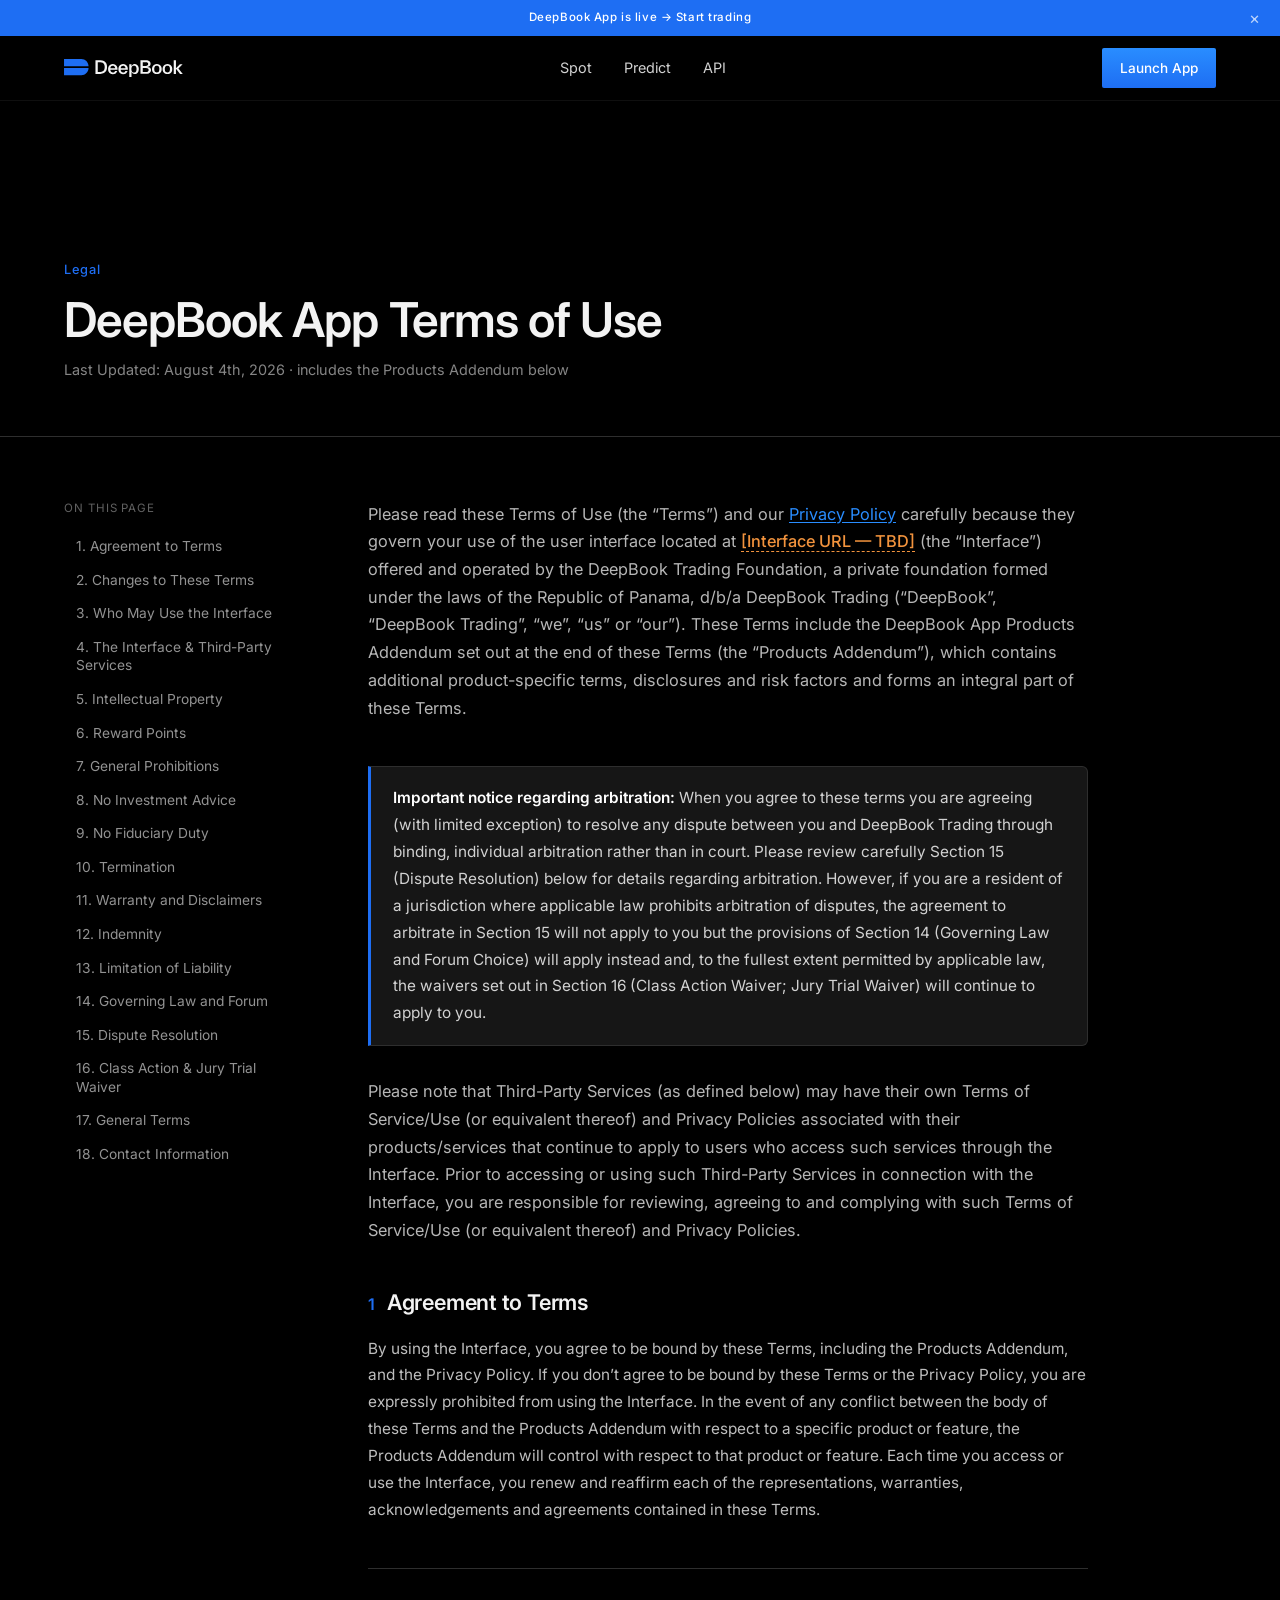
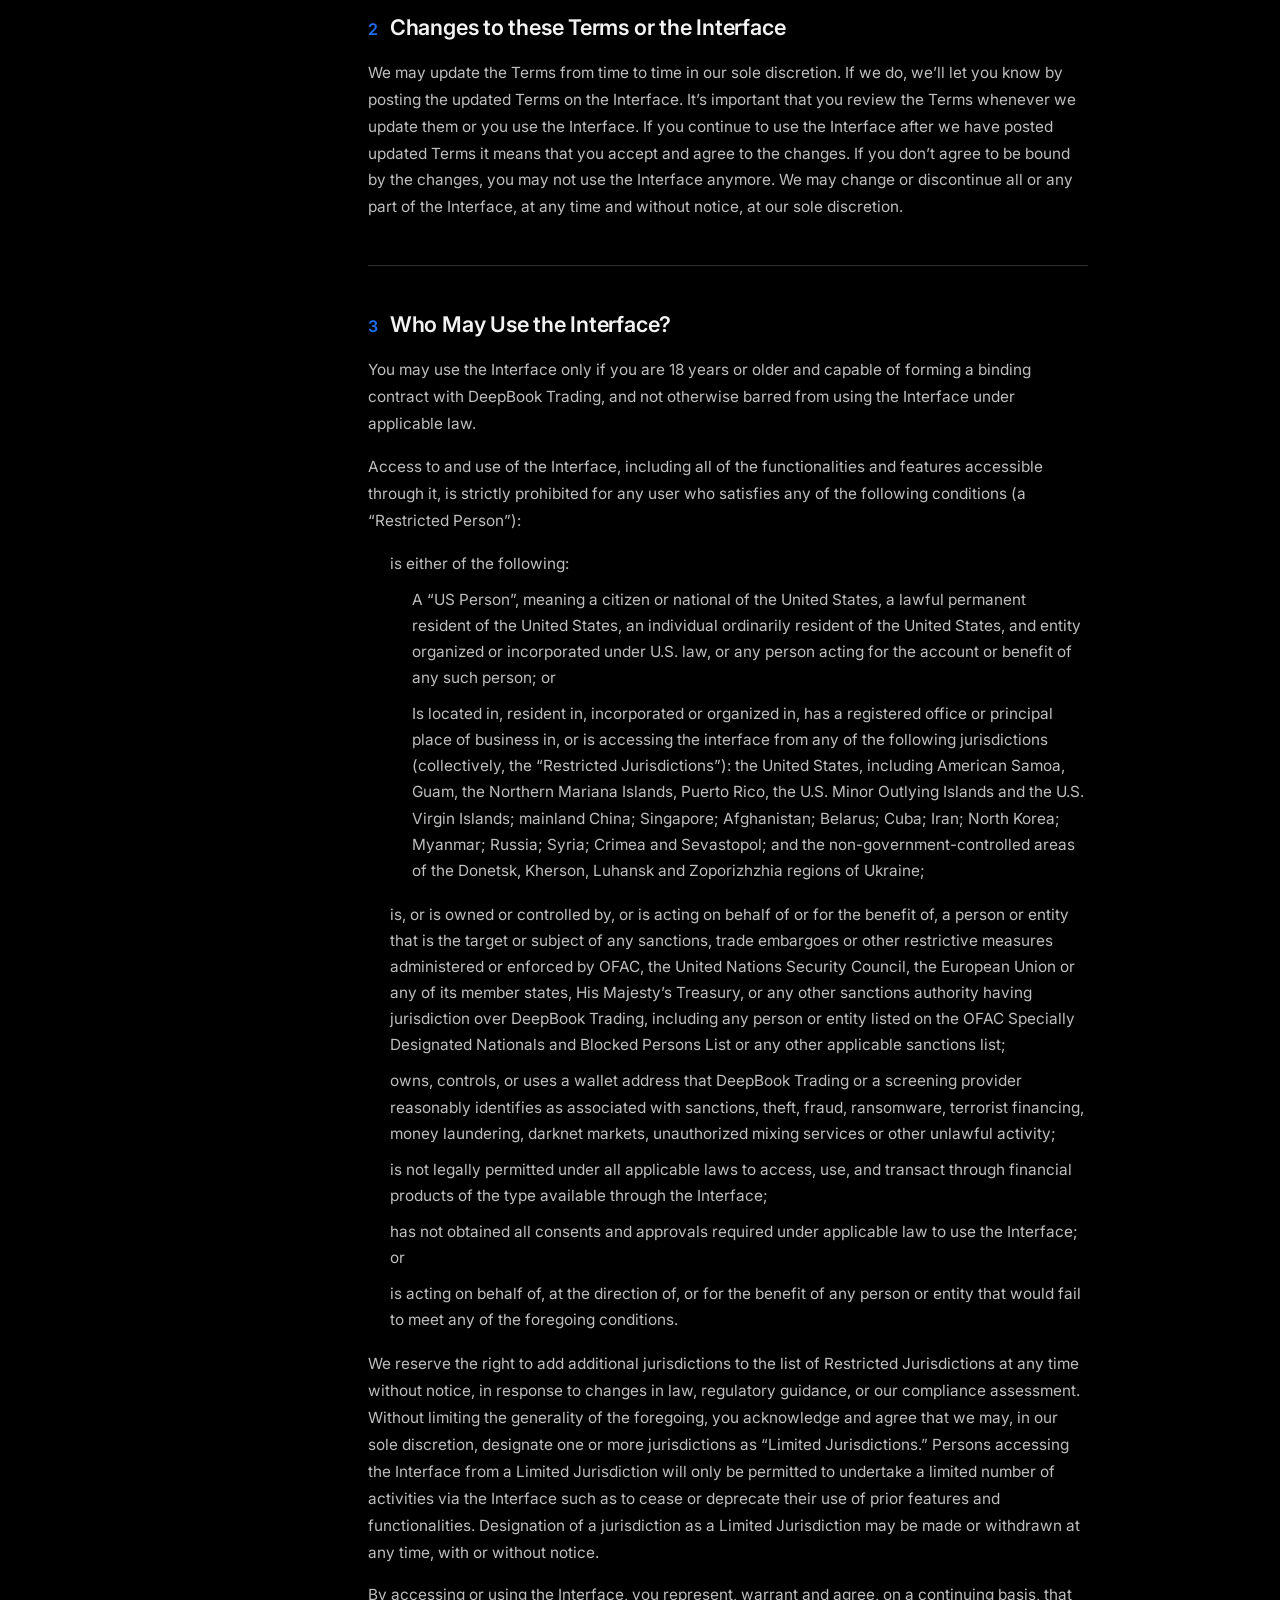
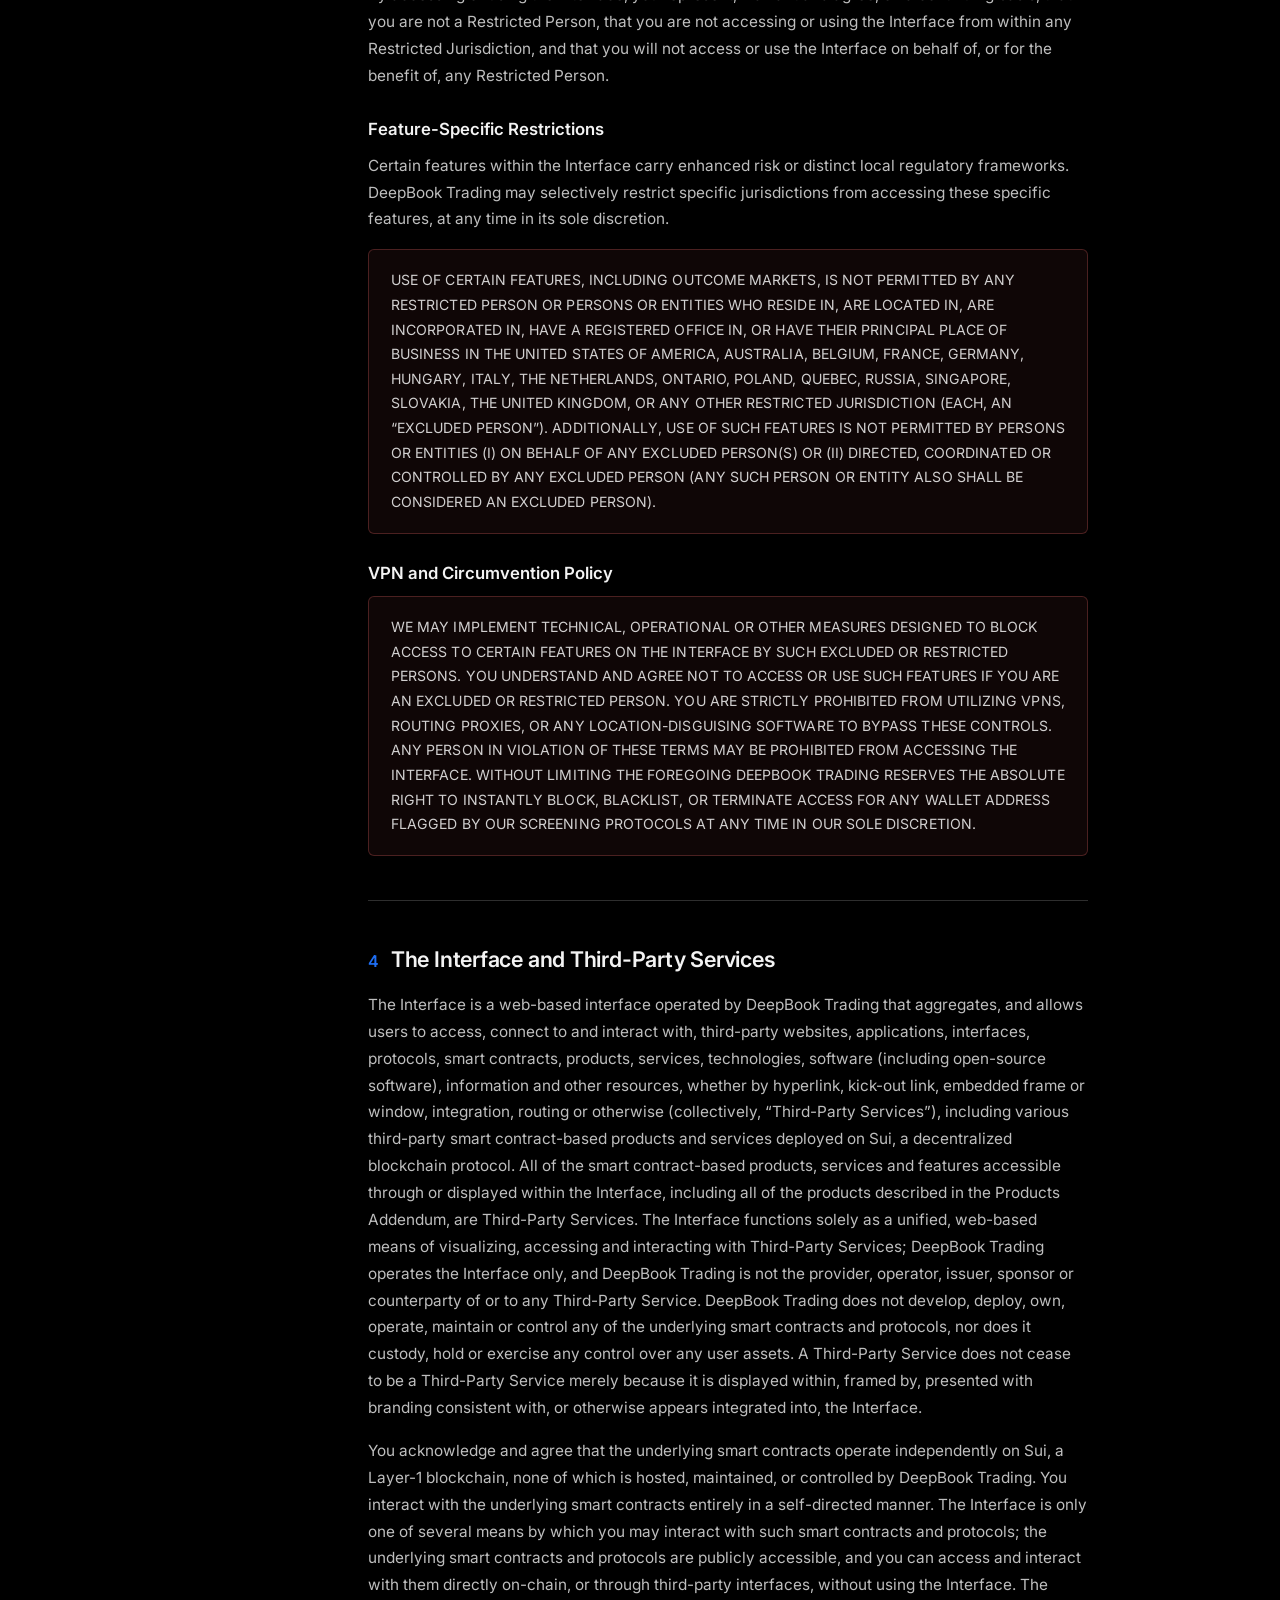
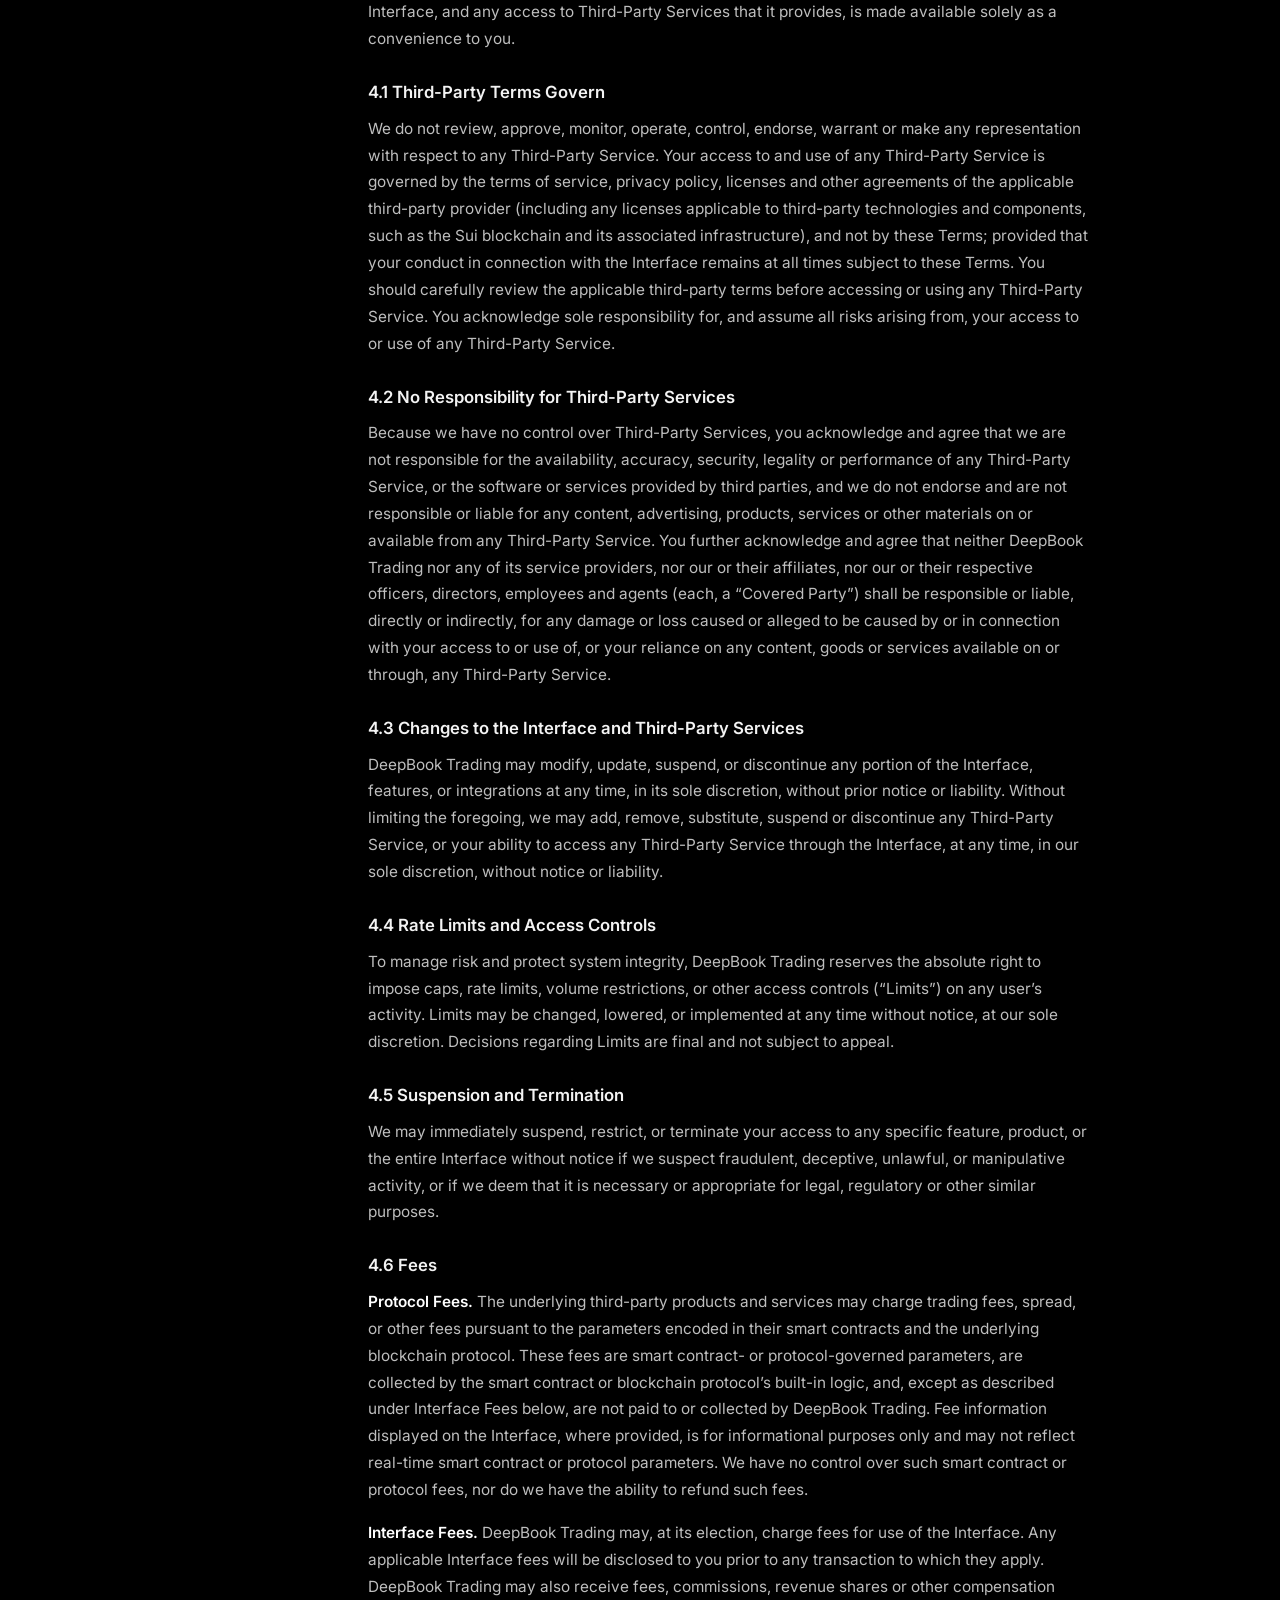
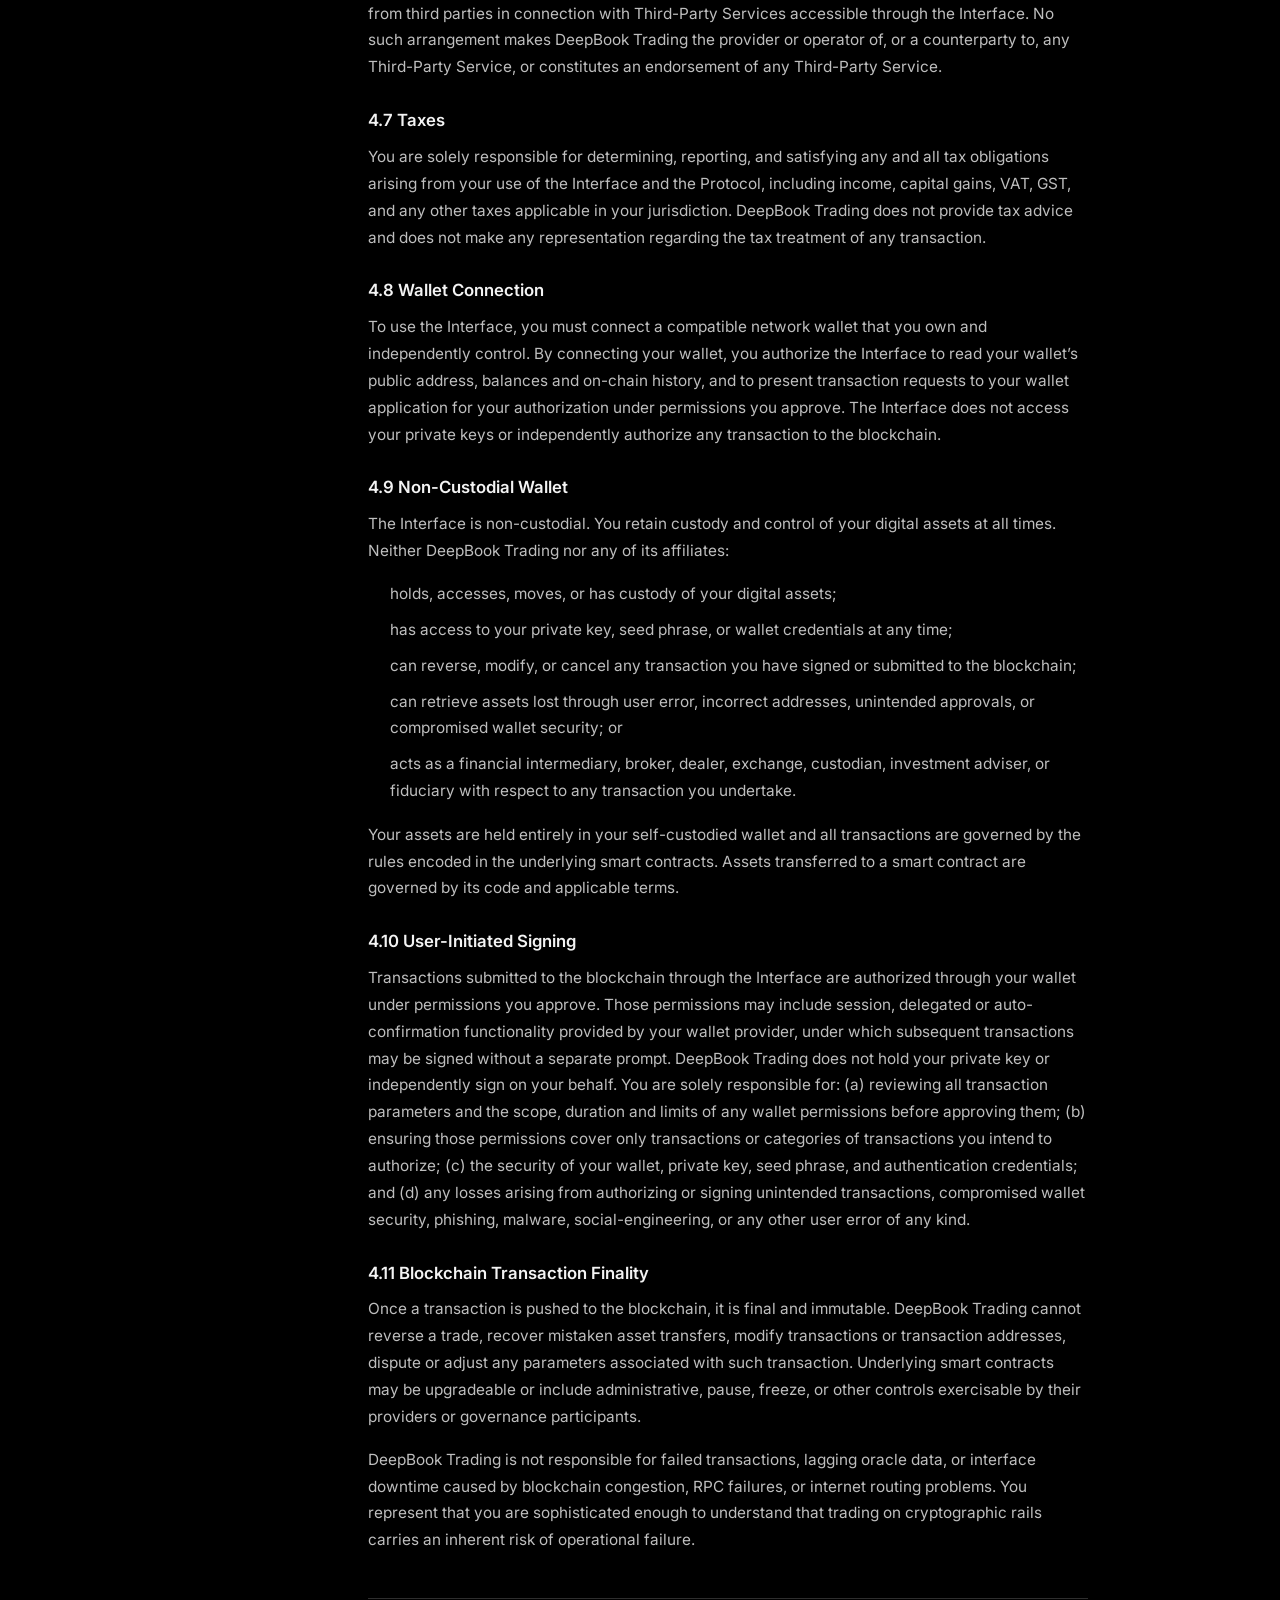
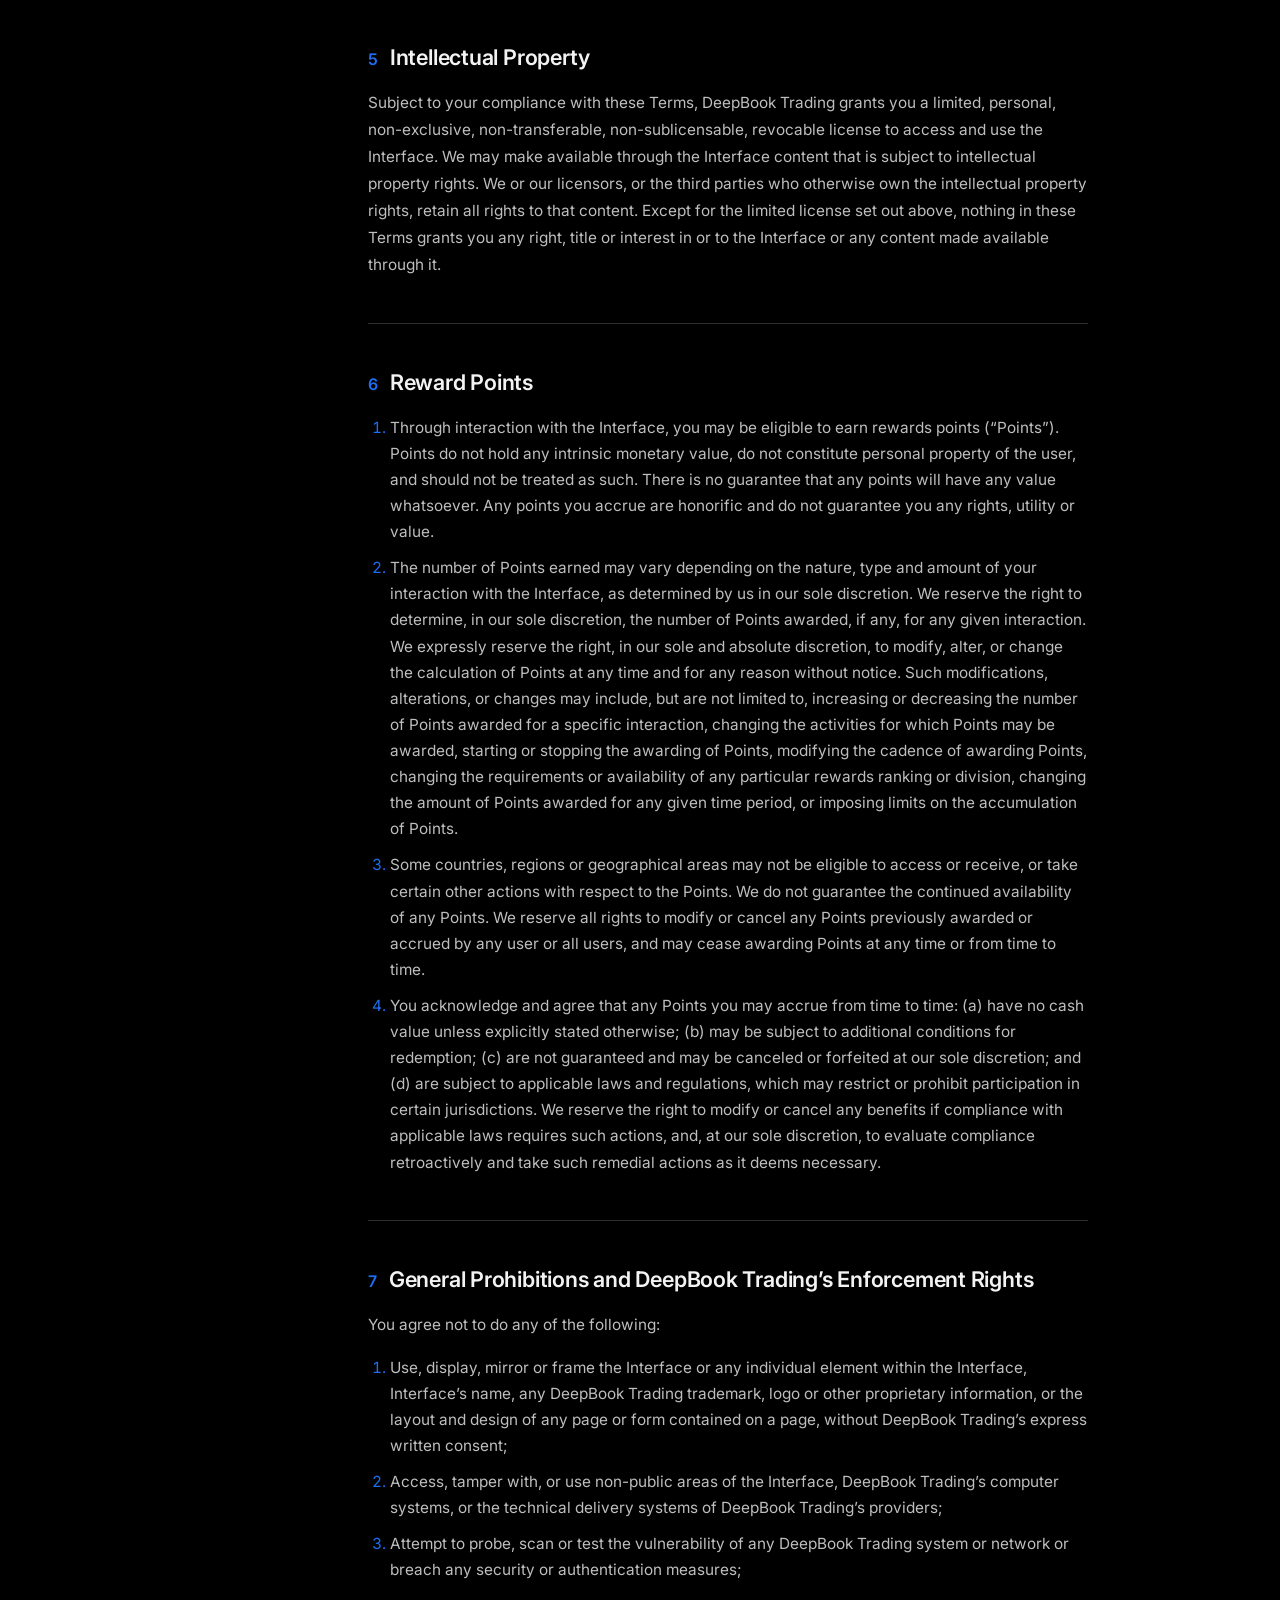
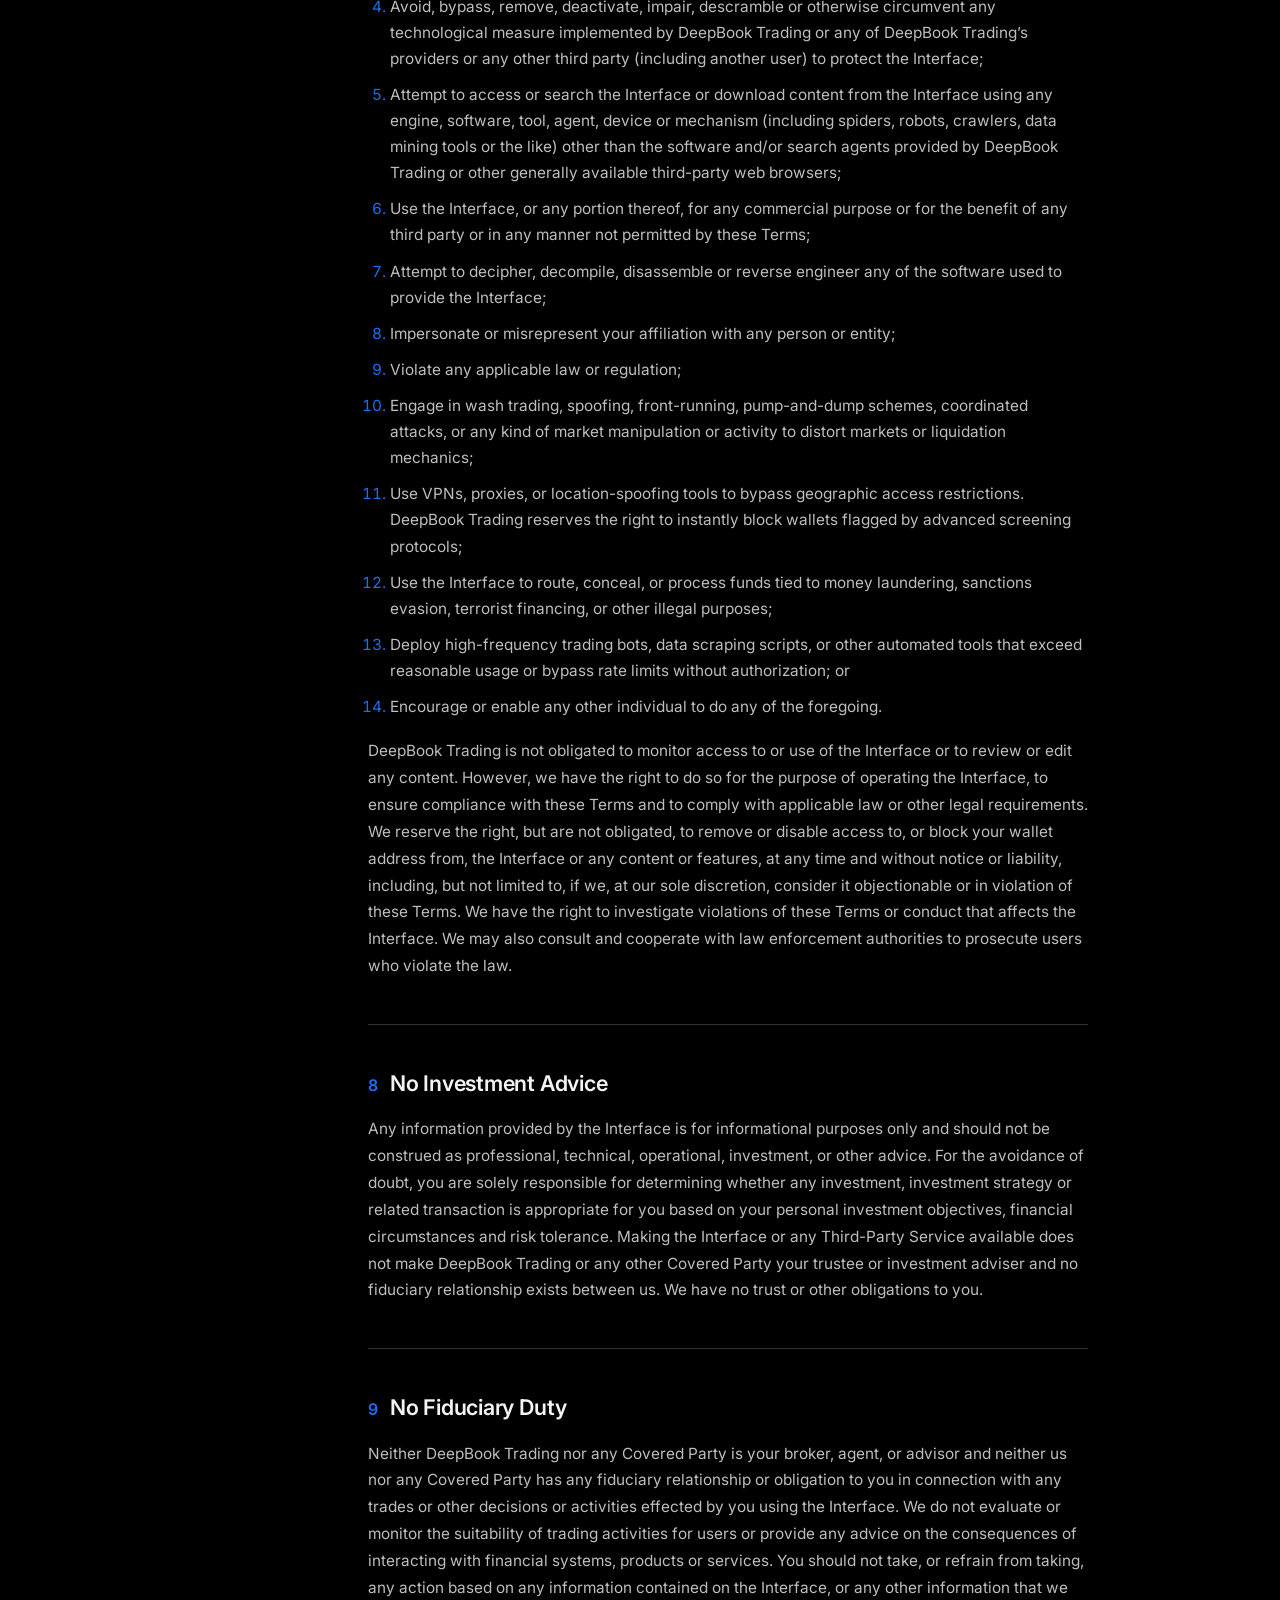
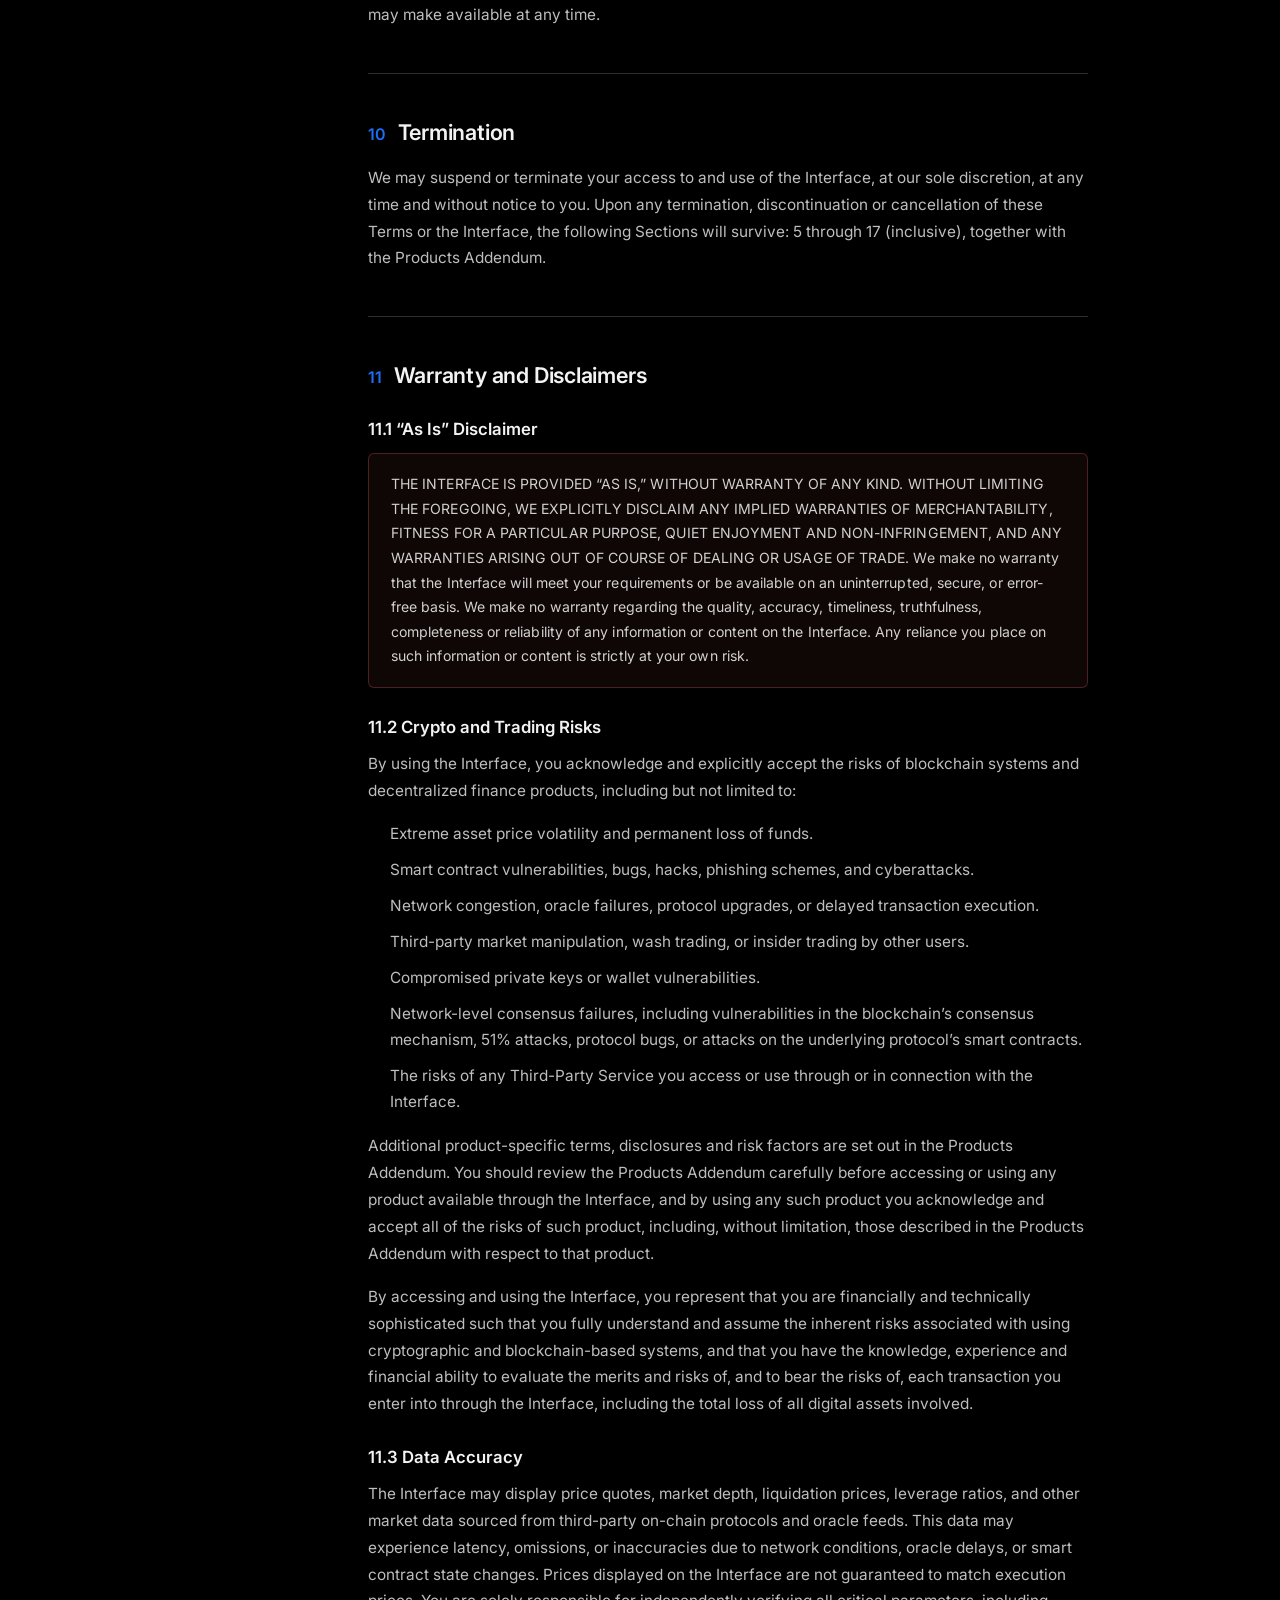
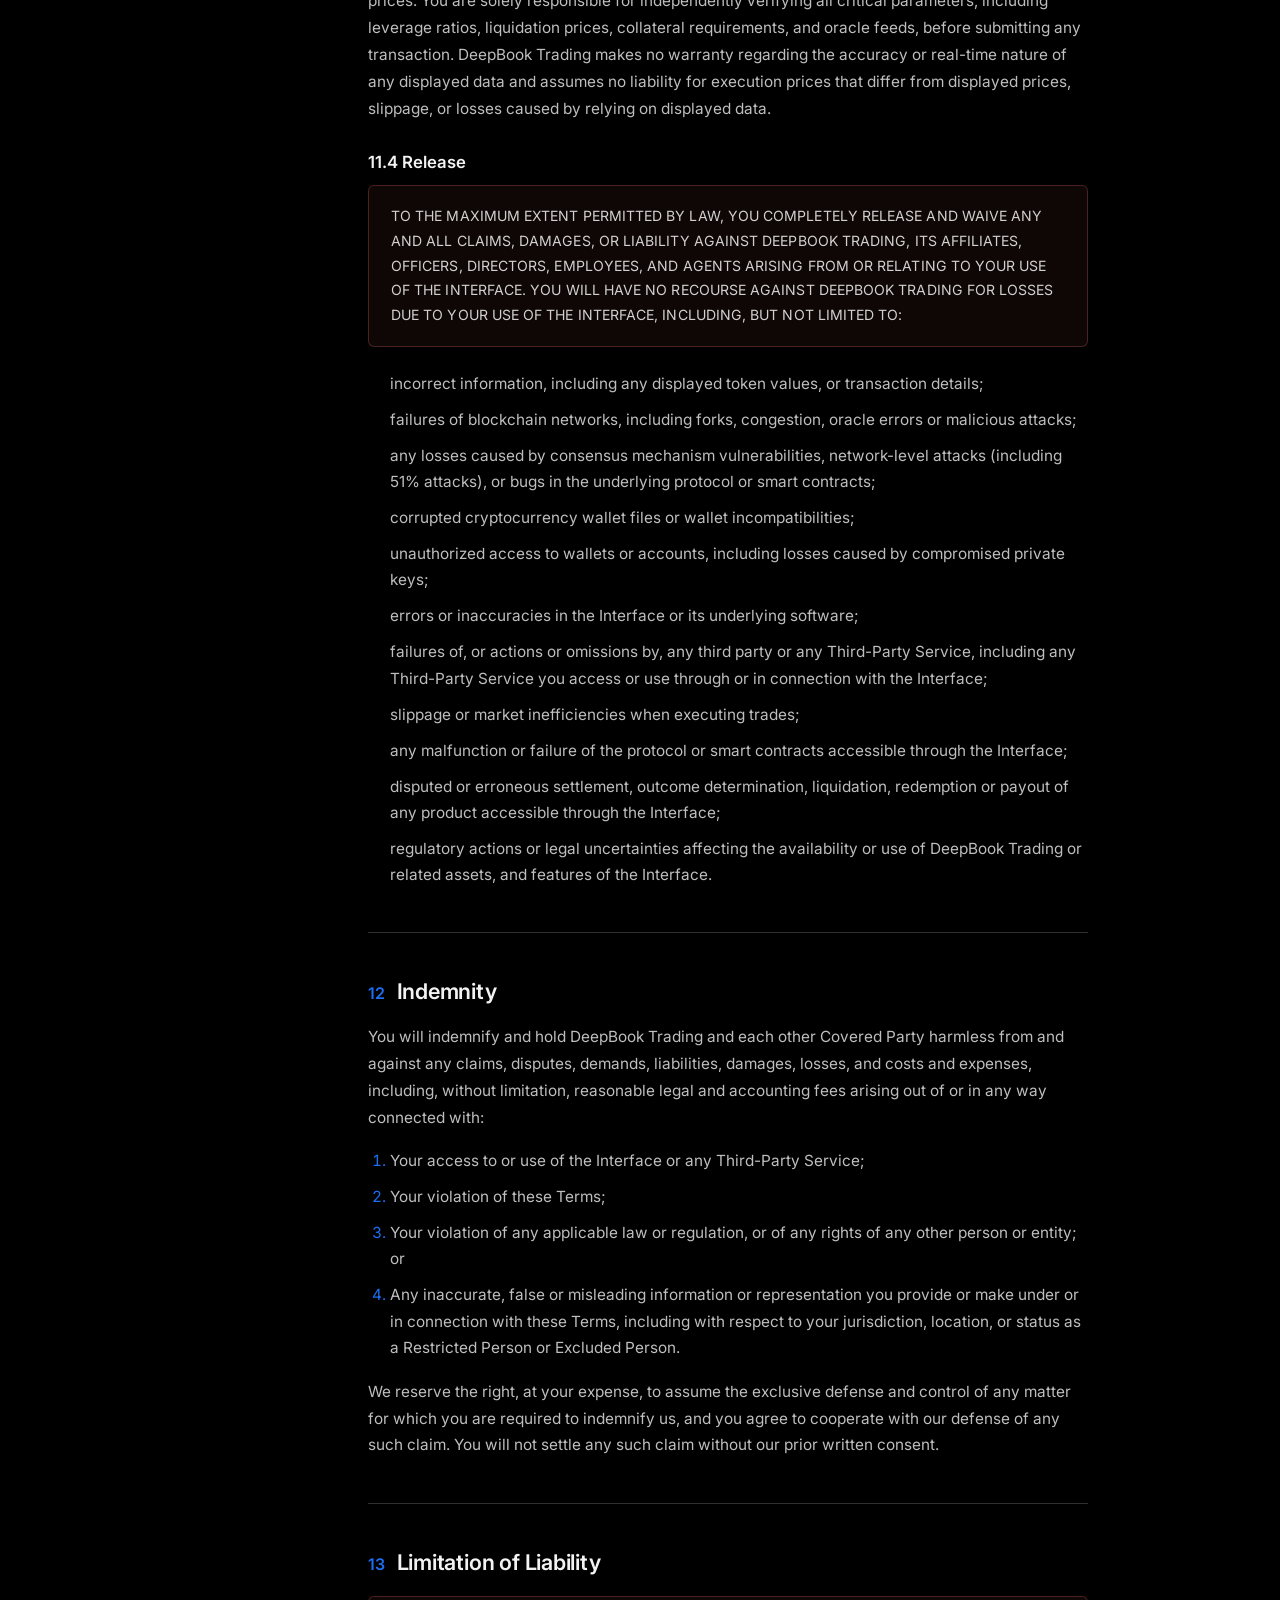
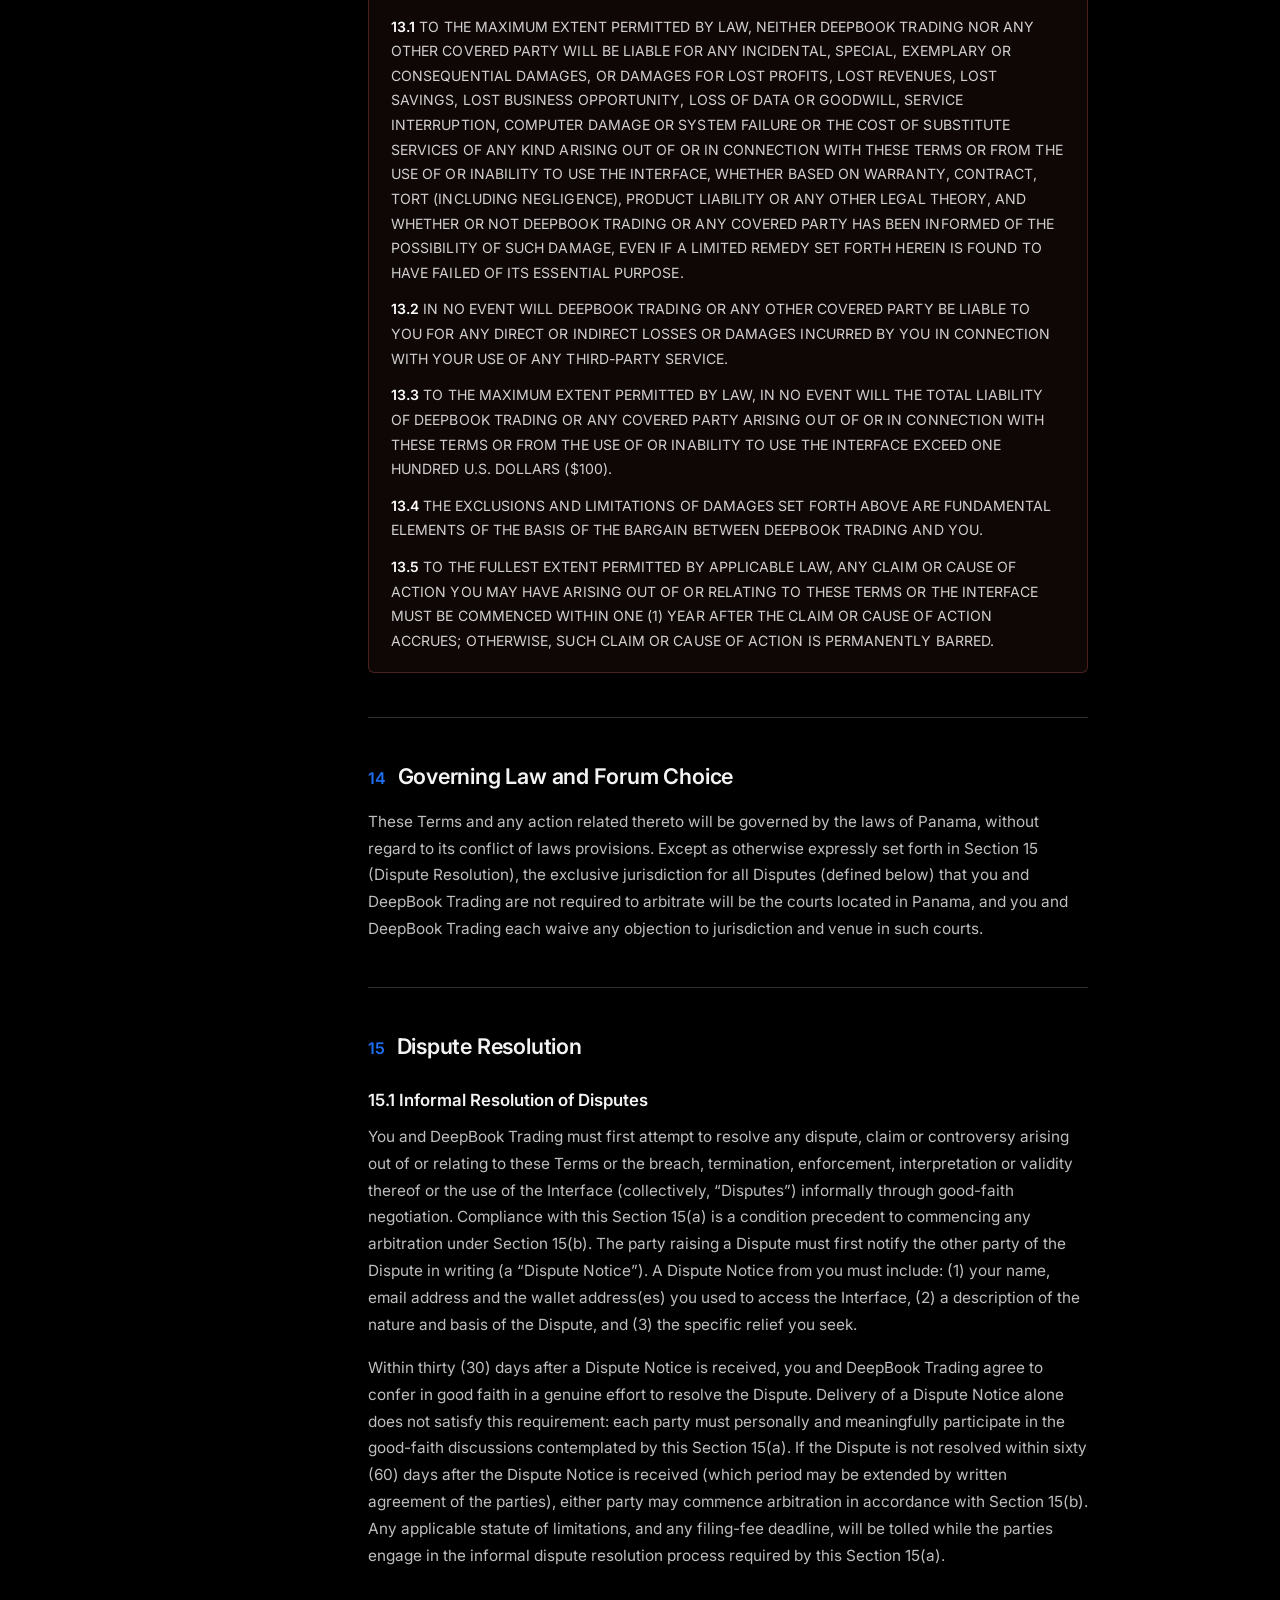
<file: terms-of-use.html>
<!DOCTYPE html>
<html lang="en">
<head>
<meta charset="utf-8">
<title>Terms of Use | DeepBook</title>
<meta name="description" content="The terms governing use of the DeepBook App interface, operated by the DeepBook Trading Foundation, including the Products Addendum.">
<meta name="viewport" content="width=device-width, initial-scale=1">
<meta name="robots" content="index,follow">
<link rel="preconnect" href="https://fonts.googleapis.com">
<link rel="preconnect" href="https://fonts.gstatic.com" crossorigin>
<link href="https://fonts.googleapis.com/css2?family=Inter:wght@300;400;500;600;700&display=swap" rel="stylesheet">
<link rel="icon" href="assets/icon.svg" type="image/svg+xml">
<link rel="apple-touch-icon" href="assets/apple-touch-icon.png">
<link rel="stylesheet" href="assets/site.css">
<link rel="stylesheet" href="assets/legal.css">
</head>
<body>

<!-- ===================== ANNOUNCEMENT BAR ===================== -->
<div class="pencil" id="announceBar">
  <a href="https://app.deepbook.tech" data-analytics="announce-bar">DeepBook App is live &rarr; Start trading</a>
  <button class="pencil-close" id="announceClose" aria-label="Dismiss announcement">&times;</button>
</div>

<!-- ===================== NAV ===================== -->
<header class="nav">
  <div class="inner">
    <a href="index.html" class="nav-logo" aria-label="DeepBook">
      <svg viewBox="0 0 133 21" fill="none"><path d="M27.1875 9.96484C27.1875 14.4024 23.5899 18 19.1523 18H0V9.96484H27.1875ZM19.1523 0C23.5899 0 27.1875 3.59755 27.1875 8.03516H0V0H19.1523Z" fill="#1E6EF3"></path><path d="M40.2037 1.44296C41.7292 1.44296 43.0566 1.72032 44.1859 2.29487C45.3152 2.86941 46.1869 3.72133 46.8011 4.8506C47.4152 5.97988 47.7322 7.3469 47.7322 8.97148C47.7322 10.5961 47.4152 11.9631 46.8011 13.0924C46.1869 14.2216 45.3152 15.0735 44.1859 15.6481C43.0566 16.2226 41.7292 16.5 40.2037 16.5H34.8545V1.44296H40.2037ZM40.2631 14.3009C41.2735 14.3009 42.1453 14.1028 42.8783 13.6867C43.6114 13.2707 44.1661 12.6565 44.5425 11.864C44.9189 11.0715 45.1171 10.1008 45.1171 8.97148C45.1171 7.8422 44.9189 6.87142 44.5425 6.07894C44.1661 5.28647 43.6114 4.6723 42.8783 4.25625C42.1453 3.8402 41.2735 3.64208 40.2631 3.64208H37.4102V14.3009H40.2631ZM59.2857 11.8838L51.3213 11.9433C51.4203 12.9537 51.7175 13.7263 52.2128 14.2613C52.7081 14.7962 53.3421 15.0537 54.1148 15.0537C54.7685 15.0537 55.2837 14.915 55.6601 14.6377C56.0365 14.3603 56.3337 13.9443 56.5318 13.4093H59.0479C58.7111 14.5386 58.1168 15.3905 57.2648 15.9651C56.4129 16.5396 55.3431 16.817 54.0751 16.817C53.0053 16.817 52.0741 16.5792 51.2817 16.1038C50.4892 15.6283 49.875 14.9745 49.459 14.1226C49.0429 13.2707 48.825 12.2999 48.825 11.2102C48.825 10.1206 49.0429 9.14979 49.4788 8.29787C49.9146 7.44596 50.5288 6.79217 51.3213 6.31668C52.1138 5.8412 53.0449 5.60346 54.0949 5.60346C55.145 5.60346 56.0563 5.82139 56.8488 6.27706C57.6413 6.73273 58.2554 7.36671 58.6913 8.19881C59.1272 9.03091 59.3451 10.0017 59.3451 11.0914C59.3451 11.3489 59.3253 11.6065 59.2857 11.8838ZM52.2326 8.09976H52.2524C51.777 8.57524 51.4798 9.28847 51.3411 10.2196H56.7299C56.6903 9.64508 56.5516 9.14979 56.3139 8.73374C56.0761 8.31769 55.7591 7.98088 55.3629 7.74314C54.9667 7.5054 54.5308 7.38653 54.0355 7.38653C53.3025 7.38653 52.7081 7.62427 52.2326 8.09976ZM70.7255 11.8838L62.7611 11.9433C62.8602 12.9537 63.1573 13.7263 63.6526 14.2613C64.1479 14.7962 64.7819 15.0537 65.5546 15.0537C66.2084 15.0537 66.7235 14.915 67.0999 14.6377C67.4763 14.3603 67.7735 13.9443 67.9716 13.4093H70.4877C70.1509 14.5386 69.5566 15.3905 68.7047 15.9651C67.8528 16.5396 66.7829 16.817 65.515 16.817C64.4451 16.817 63.514 16.5792 62.7215 16.1038C61.929 15.6283 61.3148 14.9745 60.8988 14.1226C60.4827 13.2707 60.2648 12.2999 60.2648 11.2102C60.2648 10.1206 60.4827 9.14979 60.9186 8.29787C61.3545 7.44596 61.9686 6.79217 62.7611 6.31668C63.5536 5.8412 64.4847 5.60346 65.5348 5.60346C66.5848 5.60346 67.4961 5.82139 68.2886 6.27706C69.0811 6.73273 69.6953 7.36671 70.1311 8.19881C70.567 9.03091 70.7849 10.0017 70.7849 11.0914C70.7849 11.3489 70.7651 11.6065 70.7255 11.8838ZM63.6724 8.09976H63.6923C63.2168 8.57524 62.9196 9.28847 62.7809 10.2196H68.1697C68.1301 9.64508 67.9914 9.14979 67.7537 8.73374C67.516 8.31769 67.199 7.98088 66.8027 7.74314C66.4065 7.5054 65.9706 7.38653 65.4753 7.38653C64.7423 7.38653 64.1479 7.62427 63.6724 8.09976ZM80.7983 6.29687L80.7785 6.31668C81.4521 6.79217 81.987 7.44596 82.3634 8.29787C82.7399 9.14979 82.938 10.1008 82.938 11.1706C82.938 12.2404 82.7399 13.1914 82.3634 14.0433C81.987 14.8952 81.4521 15.549 80.7785 16.0245C80.1049 16.5 79.3322 16.7377 78.4803 16.7377C77.9454 16.7377 77.4501 16.6387 76.9746 16.4208C76.4991 16.2028 76.0831 15.9056 75.7066 15.5292C75.3302 15.1528 75.033 14.7169 74.8151 14.2216V20.3831H72.3584V5.82139H74.8151V8.3375C74.9934 7.8422 75.251 7.38653 75.5878 6.97048C75.9246 6.55443 76.3406 6.21762 76.8359 5.96007C77.3312 5.70252 77.8859 5.58364 78.5001 5.58364C79.352 5.58364 80.1247 5.82139 80.7983 6.29687ZM79.1341 14.5584L79.0945 14.5981C79.5303 14.2811 79.8473 13.8452 80.0652 13.2707C80.2832 12.6961 80.402 12.0027 80.402 11.2102C80.402 10.4376 80.303 9.76395 80.0851 9.18941C79.8671 8.61486 79.5501 8.179 79.1143 7.86201C78.6784 7.54502 78.1633 7.38653 77.5491 7.38653C76.9548 7.38653 76.4397 7.54502 76.0038 7.86201C75.5679 8.179 75.251 8.61486 75.033 9.18941C74.8151 9.76395 74.6962 10.4376 74.6962 11.2102C74.6962 11.9829 74.8151 12.6565 75.033 13.231C75.251 13.8056 75.5878 14.2414 76.0236 14.5584C76.4595 14.8754 76.9746 15.0339 77.5689 15.0339C78.1831 15.0339 78.6982 14.8754 79.1341 14.5584ZM95.3927 9.74414L95.3729 9.68471C96.1059 10.2791 96.4823 11.131 96.4823 12.2603C96.4823 13.1518 96.2644 13.9046 95.8286 14.5386C95.3927 15.1726 94.7389 15.6481 93.8672 15.9849C92.9955 16.3217 91.9454 16.4802 90.7171 16.4802H84.7537V1.42315H90.6775C91.886 1.42315 92.8964 1.60145 93.6889 1.95807C94.4813 2.31468 95.0559 2.79017 95.4323 3.38452C95.8087 3.97888 95.987 4.63267 95.987 5.36571C95.987 6.01951 95.8286 6.59405 95.5116 7.08935C95.1946 7.58465 94.7587 7.96107 94.1842 8.23844C93.6096 8.5158 92.9558 8.69411 92.203 8.77336C93.5898 8.8328 94.6596 9.14979 95.3927 9.74414ZM87.3094 3.60245V7.64408H90.7369C92.4605 7.64408 93.3323 6.97048 93.3323 5.64308C93.3323 4.96948 93.1143 4.45437 92.6586 4.11756C92.203 3.78076 91.569 3.60245 90.7369 3.60245H87.3094ZM90.836 14.2811V14.3207C91.8464 14.3207 92.5992 14.1226 93.0945 13.7461C93.5898 13.3697 93.8474 12.815 93.8474 12.0819C93.8474 11.3489 93.5898 10.7942 93.0945 10.4177C92.5992 10.0413 91.8464 9.8432 90.836 9.8432H87.3094V14.2811H90.836ZM100.081 16.0443H100.061C99.2492 15.5688 98.635 14.915 98.1992 14.0631C97.7633 13.2112 97.5454 12.2404 97.5454 11.1508C97.5454 10.0611 97.7633 9.09035 98.1992 8.25825C98.635 7.42615 99.269 6.77236 100.081 6.29687C100.894 5.82139 101.845 5.58364 102.934 5.58364C104.024 5.58364 104.975 5.82139 105.787 6.29687C106.599 6.77236 107.233 7.42615 107.669 8.25825C108.105 9.09035 108.323 10.0611 108.323 11.1508C108.323 12.2404 108.105 13.2112 107.669 14.0631C107.233 14.915 106.599 15.5688 105.787 16.0443C104.975 16.5198 104.024 16.7576 102.934 16.7576C101.845 16.7576 100.894 16.5198 100.081 16.0443ZM104.46 14.5386L104.42 14.5782C104.856 14.2613 105.173 13.8254 105.391 13.2508C105.609 12.6763 105.728 11.9829 105.728 11.1904C105.728 10.4177 105.629 9.74414 105.411 9.1696C105.193 8.59505 104.876 8.15919 104.44 7.8422C104.004 7.52521 103.489 7.36671 102.875 7.36671C102.28 7.36671 101.765 7.52521 101.329 7.8422C100.894 8.15919 100.577 8.59505 100.359 9.1696C100.141 9.74414 100.022 10.4177 100.022 11.1904C100.022 11.9631 100.141 12.6367 100.359 13.2112C100.577 13.7858 100.913 14.2216 101.349 14.5386C101.785 14.8556 102.3 15.0141 102.895 15.0141C103.509 15.0141 104.024 14.8556 104.46 14.5386ZM111.811 16.0443H111.792C110.979 15.5688 110.365 14.915 109.929 14.0631C109.493 13.2112 109.275 12.2404 109.275 11.1508C109.275 10.0611 109.493 9.09035 109.929 8.25825C110.365 7.42615 110.999 6.77236 111.811 6.29687C112.624 5.82139 113.575 5.58364 114.664 5.58364C115.754 5.58364 116.705 5.82139 117.517 6.29687C118.329 6.77236 118.963 7.42615 119.399 8.25825C119.835 9.09035 120.053 10.0611 120.053 11.1508C120.053 12.2404 119.835 13.2112 119.399 14.0631C118.963 14.915 118.329 15.5688 117.517 16.0443C116.705 16.5198 115.754 16.7576 114.664 16.7576C113.575 16.7576 112.624 16.5198 111.811 16.0443ZM116.19 14.5386L116.15 14.5782C116.586 14.2613 116.903 13.8254 117.121 13.2508C117.339 12.6763 117.458 11.9829 117.458 11.1904C117.458 10.4177 117.359 9.74414 117.141 9.1696C116.923 8.59505 116.606 8.15919 116.17 7.8422C115.734 7.52521 115.219 7.36671 114.605 7.36671C114.01 7.36671 113.495 7.52521 113.059 7.8422C112.624 8.15919 112.307 8.59505 112.089 9.1696C111.871 9.74414 111.752 10.4177 111.752 11.1904C111.752 11.9631 111.871 12.6367 112.089 13.2112C112.307 13.7858 112.643 14.2216 113.079 14.5386C113.515 14.8556 114.03 15.0141 114.625 15.0141C115.239 15.0141 115.754 14.8556 116.19 14.5386ZM126.83 10.5564L131.684 16.5H128.673L124.116 10.8932V16.5H121.639V1.44296H124.116V10.2791L128.494 5.82139H131.486L126.83 10.5564Z" fill="currentColor"></path></svg>
    </a>
    <nav class="nav-menu" aria-label="Sections">
      <a href="index.html#spot" class="nav-link" data-t="Spot"><span>Spot</span></a>
      <a href="index.html#predict" class="nav-link" data-t="Predict"><span>Predict</span></a>
      <a href="index.html#programmatic" class="nav-link" data-t="API"><span>API</span></a>
    </nav>
    <div class="nav-right">
      <a href="https://app.deepbook.tech" class="docs">Launch App</a>
      <button class="hamb" id="hamb" aria-label="Menu"><span></span></button>
    </div>
  </div>
</header>

<!-- ===================== MOBILE MENU ===================== -->
<div class="mobile-menu" id="mobileMenu">
  <a href="index.html#spot" class="m-link"><span class="c"></span>Spot</a>
  <a href="index.html#predict" class="m-link"><span class="c"></span>Predict</a>
  <a href="index.html#programmatic" class="m-link"><span class="c"></span>API</a>
  <div class="mobile-actions">
    <a href="https://app.deepbook.tech" class="btn btn--blue" style="flex:1">Launch App</a>
  </div>
</div>

<main>
<!-- ===================== LEGAL HERO ===================== -->
<section class="legal-hero">
  <div class="inner">
    <div class="legal-eyebrow">Legal</div>
    <h1 class="legal-title">DeepBook App Terms of Use</h1>
    <p class="legal-updated">Last Updated: August 4th, 2026 &middot; includes the Products Addendum below</p>
  </div>
</section>

<div class="legal-shell">
  <aside class="legal-toc">
    <div class="legal-toc-label">On this page</div>
    <nav>
      <a href="#agreement">1. Agreement to Terms</a>
      <a href="#changes">2. Changes to These Terms</a>
      <a href="#who-may-use">3. Who May Use the Interface</a>
      <a href="#interface-third-party">4. The Interface &amp; Third-Party Services</a>
      <a href="#ip">5. Intellectual Property</a>
      <a href="#points">6. Reward Points</a>
      <a href="#prohibitions">7. General Prohibitions</a>
      <a href="#no-advice">8. No Investment Advice</a>
      <a href="#no-fiduciary">9. No Fiduciary Duty</a>
      <a href="#termination">10. Termination</a>
      <a href="#warranty">11. Warranty and Disclaimers</a>
      <a href="#indemnity">12. Indemnity</a>
      <a href="#liability">13. Limitation of Liability</a>
      <a href="#governing-law">14. Governing Law and Forum</a>
      <a href="#dispute">15. Dispute Resolution</a>
      <a href="#waivers">16. Class Action &amp; Jury Trial Waiver</a>
      <a href="#general">17. General Terms</a>
      <a href="#contact">18. Contact Information</a>
      <a href="#addendum">Products Addendum</a>
    </nav>
  </aside>

  <article class="legal-article">
    <p class="lede">Please read these Terms of Use (the &ldquo;Terms&rdquo;) and our <a href="privacy-policy.html">Privacy Policy</a> carefully because they govern your use of the user interface located at <span class="tbd">[Interface URL — TBD]</span> (the &ldquo;Interface&rdquo;) offered and operated by the DeepBook Trading Foundation, a private foundation formed under the laws of the Republic of Panama, d/b/a DeepBook Trading (&ldquo;DeepBook&rdquo;, &ldquo;DeepBook Trading&rdquo;, &ldquo;we&rdquo;, &ldquo;us&rdquo; or &ldquo;our&rdquo;). These Terms include the DeepBook App Products Addendum set out at the end of these Terms (the &ldquo;Products Addendum&rdquo;), which contains additional product-specific terms, disclosures and risk factors and forms an integral part of these Terms.</p>

    <div class="legal-callout">
      <p><strong>Important notice regarding arbitration:</strong> When you agree to these terms you are agreeing (with limited exception) to resolve any dispute between you and DeepBook Trading through binding, individual arbitration rather than in court. Please review carefully Section 15 (Dispute Resolution) below for details regarding arbitration. However, if you are a resident of a jurisdiction where applicable law prohibits arbitration of disputes, the agreement to arbitrate in Section 15 will not apply to you but the provisions of Section 14 (Governing Law and Forum Choice) will apply instead and, to the fullest extent permitted by applicable law, the waivers set out in Section 16 (Class Action Waiver; Jury Trial Waiver) will continue to apply to you.</p>
    </div>

    <p class="lede">Please note that Third-Party Services (as defined below) may have their own Terms of Service/Use (or equivalent thereof) and Privacy Policies associated with their products/services that continue to apply to users who access such services through the Interface. Prior to accessing or using such Third-Party Services in connection with the Interface, you are responsible for reviewing, agreeing to and complying with such Terms of Service/Use (or equivalent thereof) and Privacy Policies.</p>

    <section id="agreement">
      <h2><span class="num">1</span>Agreement to Terms</h2>
      <p>By using the Interface, you agree to be bound by these Terms, including the Products Addendum, and the Privacy Policy. If you don&rsquo;t agree to be bound by these Terms or the Privacy Policy, you are expressly prohibited from using the Interface. In the event of any conflict between the body of these Terms and the Products Addendum with respect to a specific product or feature, the Products Addendum will control with respect to that product or feature. Each time you access or use the Interface, you renew and reaffirm each of the representations, warranties, acknowledgements and agreements contained in these Terms.</p>
    </section>

    <section id="changes">
      <h2><span class="num">2</span>Changes to these Terms or the Interface</h2>
      <p>We may update the Terms from time to time in our sole discretion. If we do, we&rsquo;ll let you know by posting the updated Terms on the Interface. It&rsquo;s important that you review the Terms whenever we update them or you use the Interface. If you continue to use the Interface after we have posted updated Terms it means that you accept and agree to the changes. If you don&rsquo;t agree to be bound by the changes, you may not use the Interface anymore. We may change or discontinue all or any part of the Interface, at any time and without notice, at our sole discretion.</p>
    </section>

    <section id="who-may-use">
      <h2><span class="num">3</span>Who May Use the Interface?</h2>
      <p>You may use the Interface only if you are 18 years or older and capable of forming a binding contract with DeepBook Trading, and not otherwise barred from using the Interface under applicable law.</p>
      <p>Access to and use of the Interface, including all of the functionalities and features accessible through it, is strictly prohibited for any user who satisfies any of the following conditions (a &ldquo;Restricted Person&rdquo;):</p>
      <ul>
        <li>is either of the following:
          <ul>
            <li>A &ldquo;US Person&rdquo;, meaning a citizen or national of the United States, a lawful permanent resident of the United States, an individual ordinarily resident of the United States, and entity organized or incorporated under U.S. law, or any person acting for the account or benefit of any such person; or</li>
            <li>Is located in, resident in, incorporated or organized in, has a registered office or principal place of business in, or is accessing the interface from any of the following jurisdictions (collectively, the &ldquo;Restricted Jurisdictions&rdquo;): the United States, including American Samoa, Guam, the Northern Mariana Islands, Puerto Rico, the U.S. Minor Outlying Islands and the U.S. Virgin Islands; mainland China; Singapore; Afghanistan; Belarus; Cuba; Iran; North Korea; Myanmar; Russia; Syria; Crimea and Sevastopol; and the non-government-controlled areas of the Donetsk, Kherson, Luhansk and Zoporizhzhia regions of Ukraine;</li>
          </ul>
        </li>
        <li>is, or is owned or controlled by, or is acting on behalf of or for the benefit of, a person or entity that is the target or subject of any sanctions, trade embargoes or other restrictive measures administered or enforced by OFAC, the United Nations Security Council, the European Union or any of its member states, His Majesty&rsquo;s Treasury, or any other sanctions authority having jurisdiction over DeepBook Trading, including any person or entity listed on the OFAC Specially Designated Nationals and Blocked Persons List or any other applicable sanctions list;</li>
        <li>owns, controls, or uses a wallet address that DeepBook Trading or a screening provider reasonably identifies as associated with sanctions, theft, fraud, ransomware, terrorist financing, money laundering, darknet markets, unauthorized mixing services or other unlawful activity;</li>
        <li>is not legally permitted under all applicable laws to access, use, and transact through financial products of the type available through the Interface;</li>
        <li>has not obtained all consents and approvals required under applicable law to use the Interface; or</li>
        <li>is acting on behalf of, at the direction of, or for the benefit of any person or entity that would fail to meet any of the foregoing conditions.</li>
      </ul>
      <p>We reserve the right to add additional jurisdictions to the list of Restricted Jurisdictions at any time without notice, in response to changes in law, regulatory guidance, or our compliance assessment. Without limiting the generality of the foregoing, you acknowledge and agree that we may, in our sole discretion, designate one or more jurisdictions as &ldquo;Limited Jurisdictions.&rdquo; Persons accessing the Interface from a Limited Jurisdiction will only be permitted to undertake a limited number of activities via the Interface such as to cease or deprecate their use of prior features and functionalities. Designation of a jurisdiction as a Limited Jurisdiction may be made or withdrawn at any time, with or without notice.</p>
      <p>By accessing or using the Interface, you represent, warrant and agree, on a continuing basis, that you are not a Restricted Person, that you are not accessing or using the Interface from within any Restricted Jurisdiction, and that you will not access or use the Interface on behalf of, or for the benefit of, any Restricted Person.</p>

      <h3>Feature-Specific Restrictions</h3>
      <p>Certain features within the Interface carry enhanced risk or distinct local regulatory frameworks. DeepBook Trading may selectively restrict specific jurisdictions from accessing these specific features, at any time in its sole discretion.</p>
      <div class="legal-warn">
        <p>USE OF CERTAIN FEATURES, INCLUDING OUTCOME MARKETS, IS NOT PERMITTED BY ANY RESTRICTED PERSON OR PERSONS OR ENTITIES WHO RESIDE IN, ARE LOCATED IN, ARE INCORPORATED IN, HAVE A REGISTERED OFFICE IN, OR HAVE THEIR PRINCIPAL PLACE OF BUSINESS IN THE UNITED STATES OF AMERICA, AUSTRALIA, BELGIUM, FRANCE, GERMANY, HUNGARY, ITALY, THE NETHERLANDS, ONTARIO, POLAND, QUEBEC, RUSSIA, SINGAPORE, SLOVAKIA, THE UNITED KINGDOM, OR ANY OTHER RESTRICTED JURISDICTION (EACH, AN &ldquo;EXCLUDED PERSON&rdquo;). ADDITIONALLY, USE OF SUCH FEATURES IS NOT PERMITTED BY PERSONS OR ENTITIES (I) ON BEHALF OF ANY EXCLUDED PERSON(S) OR (II) DIRECTED, COORDINATED OR CONTROLLED BY ANY EXCLUDED PERSON (ANY SUCH PERSON OR ENTITY ALSO SHALL BE CONSIDERED AN EXCLUDED PERSON).</p>
      </div>

      <h3>VPN and Circumvention Policy</h3>
      <div class="legal-warn">
        <p>WE MAY IMPLEMENT TECHNICAL, OPERATIONAL OR OTHER MEASURES DESIGNED TO BLOCK ACCESS TO CERTAIN FEATURES ON THE INTERFACE BY SUCH EXCLUDED OR RESTRICTED PERSONS. YOU UNDERSTAND AND AGREE NOT TO ACCESS OR USE SUCH FEATURES IF YOU ARE AN EXCLUDED OR RESTRICTED PERSON. YOU ARE STRICTLY PROHIBITED FROM UTILIZING VPNS, ROUTING PROXIES, OR ANY LOCATION-DISGUISING SOFTWARE TO BYPASS THESE CONTROLS. ANY PERSON IN VIOLATION OF THESE TERMS MAY BE PROHIBITED FROM ACCESSING THE INTERFACE. WITHOUT LIMITING THE FOREGOING DEEPBOOK TRADING RESERVES THE ABSOLUTE RIGHT TO INSTANTLY BLOCK, BLACKLIST, OR TERMINATE ACCESS FOR ANY WALLET ADDRESS FLAGGED BY OUR SCREENING PROTOCOLS AT ANY TIME IN OUR SOLE DISCRETION.</p>
      </div>
    </section>

    <section id="interface-third-party">
      <h2><span class="num">4</span>The Interface and Third-Party Services</h2>
      <p>The Interface is a web-based interface operated by DeepBook Trading that aggregates, and allows users to access, connect to and interact with, third-party websites, applications, interfaces, protocols, smart contracts, products, services, technologies, software (including open-source software), information and other resources, whether by hyperlink, kick-out link, embedded frame or window, integration, routing or otherwise (collectively, &ldquo;Third-Party Services&rdquo;), including various third-party smart contract-based products and services deployed on Sui, a decentralized blockchain protocol. All of the smart contract-based products, services and features accessible through or displayed within the Interface, including all of the products described in the Products Addendum, are Third-Party Services. The Interface functions solely as a unified, web-based means of visualizing, accessing and interacting with Third-Party Services; DeepBook Trading operates the Interface only, and DeepBook Trading is not the provider, operator, issuer, sponsor or counterparty of or to any Third-Party Service. DeepBook Trading does not develop, deploy, own, operate, maintain or control any of the underlying smart contracts and protocols, nor does it custody, hold or exercise any control over any user assets. A Third-Party Service does not cease to be a Third-Party Service merely because it is displayed within, framed by, presented with branding consistent with, or otherwise appears integrated into, the Interface.</p>
      <p>You acknowledge and agree that the underlying smart contracts operate independently on Sui, a Layer-1 blockchain, none of which is hosted, maintained, or controlled by DeepBook Trading. You interact with the underlying smart contracts entirely in a self-directed manner. The Interface is only one of several means by which you may interact with such smart contracts and protocols; the underlying smart contracts and protocols are publicly accessible, and you can access and interact with them directly on-chain, or through third-party interfaces, without using the Interface. The Interface, and any access to Third-Party Services that it provides, is made available solely as a convenience to you.</p>

      <h3>4.1 Third-Party Terms Govern</h3>
      <p>We do not review, approve, monitor, operate, control, endorse, warrant or make any representation with respect to any Third-Party Service. Your access to and use of any Third-Party Service is governed by the terms of service, privacy policy, licenses and other agreements of the applicable third-party provider (including any licenses applicable to third-party technologies and components, such as the Sui blockchain and its associated infrastructure), and not by these Terms; provided that your conduct in connection with the Interface remains at all times subject to these Terms. You should carefully review the applicable third-party terms before accessing or using any Third-Party Service. You acknowledge sole responsibility for, and assume all risks arising from, your access to or use of any Third-Party Service.</p>

      <h3>4.2 No Responsibility for Third-Party Services</h3>
      <p>Because we have no control over Third-Party Services, you acknowledge and agree that we are not responsible for the availability, accuracy, security, legality or performance of any Third-Party Service, or the software or services provided by third parties, and we do not endorse and are not responsible or liable for any content, advertising, products, services or other materials on or available from any Third-Party Service. You further acknowledge and agree that neither DeepBook Trading nor any of its service providers, nor our or their affiliates, nor our or their respective officers, directors, employees and agents (each, a &ldquo;Covered Party&rdquo;) shall be responsible or liable, directly or indirectly, for any damage or loss caused or alleged to be caused by or in connection with your access to or use of, or your reliance on any content, goods or services available on or through, any Third-Party Service.</p>

      <h3>4.3 Changes to the Interface and Third-Party Services</h3>
      <p>DeepBook Trading may modify, update, suspend, or discontinue any portion of the Interface, features, or integrations at any time, in its sole discretion, without prior notice or liability. Without limiting the foregoing, we may add, remove, substitute, suspend or discontinue any Third-Party Service, or your ability to access any Third-Party Service through the Interface, at any time, in our sole discretion, without notice or liability.</p>

      <h3>4.4 Rate Limits and Access Controls</h3>
      <p>To manage risk and protect system integrity, DeepBook Trading reserves the absolute right to impose caps, rate limits, volume restrictions, or other access controls (&ldquo;Limits&rdquo;) on any user&rsquo;s activity. Limits may be changed, lowered, or implemented at any time without notice, at our sole discretion. Decisions regarding Limits are final and not subject to appeal.</p>

      <h3>4.5 Suspension and Termination</h3>
      <p>We may immediately suspend, restrict, or terminate your access to any specific feature, product, or the entire Interface without notice if we suspect fraudulent, deceptive, unlawful, or manipulative activity, or if we deem that it is necessary or appropriate for legal, regulatory or other similar purposes.</p>

      <h3>4.6 Fees</h3>
      <p><strong>Protocol Fees.</strong> The underlying third-party products and services may charge trading fees, spread, or other fees pursuant to the parameters encoded in their smart contracts and the underlying blockchain protocol. These fees are smart contract- or protocol-governed parameters, are collected by the smart contract or blockchain protocol&rsquo;s built-in logic, and, except as described under Interface Fees below, are not paid to or collected by DeepBook Trading. Fee information displayed on the Interface, where provided, is for informational purposes only and may not reflect real-time smart contract or protocol parameters. We have no control over such smart contract or protocol fees, nor do we have the ability to refund such fees.</p>
      <p><strong>Interface Fees.</strong> DeepBook Trading may, at its election, charge fees for use of the Interface. Any applicable Interface fees will be disclosed to you prior to any transaction to which they apply. DeepBook Trading may also receive fees, commissions, revenue shares or other compensation from third parties in connection with Third-Party Services accessible through the Interface. No such arrangement makes DeepBook Trading the provider or operator of, or a counterparty to, any Third-Party Service, or constitutes an endorsement of any Third-Party Service.</p>

      <h3>4.7 Taxes</h3>
      <p>You are solely responsible for determining, reporting, and satisfying any and all tax obligations arising from your use of the Interface and the Protocol, including income, capital gains, VAT, GST, and any other taxes applicable in your jurisdiction. DeepBook Trading does not provide tax advice and does not make any representation regarding the tax treatment of any transaction.</p>

      <h3>4.8 Wallet Connection</h3>
      <p>To use the Interface, you must connect a compatible network wallet that you own and independently control. By connecting your wallet, you authorize the Interface to read your wallet&rsquo;s public address, balances and on-chain history, and to present transaction requests to your wallet application for your authorization under permissions you approve. The Interface does not access your private keys or independently authorize any transaction to the blockchain.</p>

      <h3>4.9 Non-Custodial Wallet</h3>
      <p>The Interface is non-custodial. You retain custody and control of your digital assets at all times. Neither DeepBook Trading nor any of its affiliates:</p>
      <ul>
        <li>holds, accesses, moves, or has custody of your digital assets;</li>
        <li>has access to your private key, seed phrase, or wallet credentials at any time;</li>
        <li>can reverse, modify, or cancel any transaction you have signed or submitted to the blockchain;</li>
        <li>can retrieve assets lost through user error, incorrect addresses, unintended approvals, or compromised wallet security; or</li>
        <li>acts as a financial intermediary, broker, dealer, exchange, custodian, investment adviser, or fiduciary with respect to any transaction you undertake.</li>
      </ul>
      <p>Your assets are held entirely in your self-custodied wallet and all transactions are governed by the rules encoded in the underlying smart contracts. Assets transferred to a smart contract are governed by its code and applicable terms.</p>

      <h3>4.10 User-Initiated Signing</h3>
      <p>Transactions submitted to the blockchain through the Interface are authorized through your wallet under permissions you approve. Those permissions may include session, delegated or auto-confirmation functionality provided by your wallet provider, under which subsequent transactions may be signed without a separate prompt. DeepBook Trading does not hold your private key or independently sign on your behalf. You are solely responsible for: (a) reviewing all transaction parameters and the scope, duration and limits of any wallet permissions before approving them; (b) ensuring those permissions cover only transactions or categories of transactions you intend to authorize; (c) the security of your wallet, private key, seed phrase, and authentication credentials; and (d) any losses arising from authorizing or signing unintended transactions, compromised wallet security, phishing, malware, social-engineering, or any other user error of any kind.</p>

      <h3>4.11 Blockchain Transaction Finality</h3>
      <p>Once a transaction is pushed to the blockchain, it is final and immutable. DeepBook Trading cannot reverse a trade, recover mistaken asset transfers, modify transactions or transaction addresses, dispute or adjust any parameters associated with such transaction. Underlying smart contracts may be upgradeable or include administrative, pause, freeze, or other controls exercisable by their providers or governance participants.</p>
      <p>DeepBook Trading is not responsible for failed transactions, lagging oracle data, or interface downtime caused by blockchain congestion, RPC failures, or internet routing problems. You represent that you are sophisticated enough to understand that trading on cryptographic rails carries an inherent risk of operational failure.</p>
    </section>

    <section id="ip">
      <h2><span class="num">5</span>Intellectual Property</h2>
      <p>Subject to your compliance with these Terms, DeepBook Trading grants you a limited, personal, non-exclusive, non-transferable, non-sublicensable, revocable license to access and use the Interface. We may make available through the Interface content that is subject to intellectual property rights. We or our licensors, or the third parties who otherwise own the intellectual property rights, retain all rights to that content. Except for the limited license set out above, nothing in these Terms grants you any right, title or interest in or to the Interface or any content made available through it.</p>
    </section>

    <section id="points">
      <h2><span class="num">6</span>Reward Points</h2>
      <ol>
        <li>Through interaction with the Interface, you may be eligible to earn rewards points (&ldquo;Points&rdquo;). Points do not hold any intrinsic monetary value, do not constitute personal property of the user, and should not be treated as such. There is no guarantee that any points will have any value whatsoever. Any points you accrue are honorific and do not guarantee you any rights, utility or value.</li>
        <li>The number of Points earned may vary depending on the nature, type and amount of your interaction with the Interface, as determined by us in our sole discretion. We reserve the right to determine, in our sole discretion, the number of Points awarded, if any, for any given interaction. We expressly reserve the right, in our sole and absolute discretion, to modify, alter, or change the calculation of Points at any time and for any reason without notice. Such modifications, alterations, or changes may include, but are not limited to, increasing or decreasing the number of Points awarded for a specific interaction, changing the activities for which Points may be awarded, starting or stopping the awarding of Points, modifying the cadence of awarding Points, changing the requirements or availability of any particular rewards ranking or division, changing the amount of Points awarded for any given time period, or imposing limits on the accumulation of Points.</li>
        <li>Some countries, regions or geographical areas may not be eligible to access or receive, or take certain other actions with respect to the Points. We do not guarantee the continued availability of any Points. We reserve all rights to modify or cancel any Points previously awarded or accrued by any user or all users, and may cease awarding Points at any time or from time to time.</li>
        <li>You acknowledge and agree that any Points you may accrue from time to time: (a) have no cash value unless explicitly stated otherwise; (b) may be subject to additional conditions for redemption; (c) are not guaranteed and may be canceled or forfeited at our sole discretion; and (d) are subject to applicable laws and regulations, which may restrict or prohibit participation in certain jurisdictions. We reserve the right to modify or cancel any benefits if compliance with applicable laws requires such actions, and, at our sole discretion, to evaluate compliance retroactively and take such remedial actions as it deems necessary.</li>
      </ol>
    </section>

    <section id="prohibitions">
      <h2><span class="num">7</span>General Prohibitions and DeepBook Trading&rsquo;s Enforcement Rights</h2>
      <p>You agree not to do any of the following:</p>
      <ol>
        <li>Use, display, mirror or frame the Interface or any individual element within the Interface, Interface&rsquo;s name, any DeepBook Trading trademark, logo or other proprietary information, or the layout and design of any page or form contained on a page, without DeepBook Trading&rsquo;s express written consent;</li>
        <li>Access, tamper with, or use non-public areas of the Interface, DeepBook Trading&rsquo;s computer systems, or the technical delivery systems of DeepBook Trading&rsquo;s providers;</li>
        <li>Attempt to probe, scan or test the vulnerability of any DeepBook Trading system or network or breach any security or authentication measures;</li>
        <li>Avoid, bypass, remove, deactivate, impair, descramble or otherwise circumvent any technological measure implemented by DeepBook Trading or any of DeepBook Trading&rsquo;s providers or any other third party (including another user) to protect the Interface;</li>
        <li>Attempt to access or search the Interface or download content from the Interface using any engine, software, tool, agent, device or mechanism (including spiders, robots, crawlers, data mining tools or the like) other than the software and/or search agents provided by DeepBook Trading or other generally available third-party web browsers;</li>
        <li>Use the Interface, or any portion thereof, for any commercial purpose or for the benefit of any third party or in any manner not permitted by these Terms;</li>
        <li>Attempt to decipher, decompile, disassemble or reverse engineer any of the software used to provide the Interface;</li>
        <li>Impersonate or misrepresent your affiliation with any person or entity;</li>
        <li>Violate any applicable law or regulation;</li>
        <li>Engage in wash trading, spoofing, front-running, pump-and-dump schemes, coordinated attacks, or any kind of market manipulation or activity to distort markets or liquidation mechanics;</li>
        <li>Use VPNs, proxies, or location-spoofing tools to bypass geographic access restrictions. DeepBook Trading reserves the right to instantly block wallets flagged by advanced screening protocols;</li>
        <li>Use the Interface to route, conceal, or process funds tied to money laundering, sanctions evasion, terrorist financing, or other illegal purposes;</li>
        <li>Deploy high-frequency trading bots, data scraping scripts, or other automated tools that exceed reasonable usage or bypass rate limits without authorization; or</li>
        <li>Encourage or enable any other individual to do any of the foregoing.</li>
      </ol>
      <p>DeepBook Trading is not obligated to monitor access to or use of the Interface or to review or edit any content. However, we have the right to do so for the purpose of operating the Interface, to ensure compliance with these Terms and to comply with applicable law or other legal requirements. We reserve the right, but are not obligated, to remove or disable access to, or block your wallet address from, the Interface or any content or features, at any time and without notice or liability, including, but not limited to, if we, at our sole discretion, consider it objectionable or in violation of these Terms. We have the right to investigate violations of these Terms or conduct that affects the Interface. We may also consult and cooperate with law enforcement authorities to prosecute users who violate the law.</p>
    </section>

    <section id="no-advice">
      <h2><span class="num">8</span>No Investment Advice</h2>
      <p>Any information provided by the Interface is for informational purposes only and should not be construed as professional, technical, operational, investment, or other advice. For the avoidance of doubt, you are solely responsible for determining whether any investment, investment strategy or related transaction is appropriate for you based on your personal investment objectives, financial circumstances and risk tolerance. Making the Interface or any Third-Party Service available does not make DeepBook Trading or any other Covered Party your trustee or investment adviser and no fiduciary relationship exists between us. We have no trust or other obligations to you.</p>
    </section>

    <section id="no-fiduciary">
      <h2><span class="num">9</span>No Fiduciary Duty</h2>
      <p>Neither DeepBook Trading nor any Covered Party is your broker, agent, or advisor and neither us nor any Covered Party has any fiduciary relationship or obligation to you in connection with any trades or other decisions or activities effected by you using the Interface. We do not evaluate or monitor the suitability of trading activities for users or provide any advice on the consequences of interacting with financial systems, products or services. You should not take, or refrain from taking, any action based on any information contained on the Interface, or any other information that we may make available at any time.</p>
    </section>

    <section id="termination">
      <h2><span class="num">10</span>Termination</h2>
      <p>We may suspend or terminate your access to and use of the Interface, at our sole discretion, at any time and without notice to you. Upon any termination, discontinuation or cancellation of these Terms or the Interface, the following Sections will survive: 5 through 17 (inclusive), together with the Products Addendum.</p>
    </section>

    <section id="warranty">
      <h2><span class="num">11</span>Warranty and Disclaimers</h2>

      <h3>11.1 &ldquo;As Is&rdquo; Disclaimer</h3>
      <div class="legal-warn">
        <p>THE INTERFACE IS PROVIDED &ldquo;AS IS,&rdquo; WITHOUT WARRANTY OF ANY KIND. WITHOUT LIMITING THE FOREGOING, WE EXPLICITLY DISCLAIM ANY IMPLIED WARRANTIES OF MERCHANTABILITY, FITNESS FOR A PARTICULAR PURPOSE, QUIET ENJOYMENT AND NON-INFRINGEMENT, AND ANY WARRANTIES ARISING OUT OF COURSE OF DEALING OR USAGE OF TRADE. We make no warranty that the Interface will meet your requirements or be available on an uninterrupted, secure, or error-free basis. We make no warranty regarding the quality, accuracy, timeliness, truthfulness, completeness or reliability of any information or content on the Interface. Any reliance you place on such information or content is strictly at your own risk.</p>
      </div>

      <h3>11.2 Crypto and Trading Risks</h3>
      <p>By using the Interface, you acknowledge and explicitly accept the risks of blockchain systems and decentralized finance products, including but not limited to:</p>
      <ul>
        <li>Extreme asset price volatility and permanent loss of funds.</li>
        <li>Smart contract vulnerabilities, bugs, hacks, phishing schemes, and cyberattacks.</li>
        <li>Network congestion, oracle failures, protocol upgrades, or delayed transaction execution.</li>
        <li>Third-party market manipulation, wash trading, or insider trading by other users.</li>
        <li>Compromised private keys or wallet vulnerabilities.</li>
        <li>Network-level consensus failures, including vulnerabilities in the blockchain&rsquo;s consensus mechanism, 51% attacks, protocol bugs, or attacks on the underlying protocol&rsquo;s smart contracts.</li>
        <li>The risks of any Third-Party Service you access or use through or in connection with the Interface.</li>
      </ul>
      <p>Additional product-specific terms, disclosures and risk factors are set out in the Products Addendum. You should review the Products Addendum carefully before accessing or using any product available through the Interface, and by using any such product you acknowledge and accept all of the risks of such product, including, without limitation, those described in the Products Addendum with respect to that product.</p>
      <p>By accessing and using the Interface, you represent that you are financially and technically sophisticated such that you fully understand and assume the inherent risks associated with using cryptographic and blockchain-based systems, and that you have the knowledge, experience and financial ability to evaluate the merits and risks of, and to bear the risks of, each transaction you enter into through the Interface, including the total loss of all digital assets involved.</p>

      <h3>11.3 Data Accuracy</h3>
      <p>The Interface may display price quotes, market depth, liquidation prices, leverage ratios, and other market data sourced from third-party on-chain protocols and oracle feeds. This data may experience latency, omissions, or inaccuracies due to network conditions, oracle delays, or smart contract state changes. Prices displayed on the Interface are not guaranteed to match execution prices. You are solely responsible for independently verifying all critical parameters, including leverage ratios, liquidation prices, collateral requirements, and oracle feeds, before submitting any transaction. DeepBook Trading makes no warranty regarding the accuracy or real-time nature of any displayed data and assumes no liability for execution prices that differ from displayed prices, slippage, or losses caused by relying on displayed data.</p>

      <h3>11.4 Release</h3>
      <div class="legal-warn">
        <p>TO THE MAXIMUM EXTENT PERMITTED BY LAW, YOU COMPLETELY RELEASE AND WAIVE ANY AND ALL CLAIMS, DAMAGES, OR LIABILITY AGAINST DEEPBOOK TRADING, ITS AFFILIATES, OFFICERS, DIRECTORS, EMPLOYEES, AND AGENTS ARISING FROM OR RELATING TO YOUR USE OF THE INTERFACE. YOU WILL HAVE NO RECOURSE AGAINST DEEPBOOK TRADING FOR LOSSES DUE TO YOUR USE OF THE INTERFACE, INCLUDING, BUT NOT LIMITED TO:</p>
      </div>
      <ul>
        <li>incorrect information, including any displayed token values, or transaction details;</li>
        <li>failures of blockchain networks, including forks, congestion, oracle errors or malicious attacks;</li>
        <li>any losses caused by consensus mechanism vulnerabilities, network-level attacks (including 51% attacks), or bugs in the underlying protocol or smart contracts;</li>
        <li>corrupted cryptocurrency wallet files or wallet incompatibilities;</li>
        <li>unauthorized access to wallets or accounts, including losses caused by compromised private keys;</li>
        <li>errors or inaccuracies in the Interface or its underlying software;</li>
        <li>failures of, or actions or omissions by, any third party or any Third-Party Service, including any Third-Party Service you access or use through or in connection with the Interface;</li>
        <li>slippage or market inefficiencies when executing trades;</li>
        <li>any malfunction or failure of the protocol or smart contracts accessible through the Interface;</li>
        <li>disputed or erroneous settlement, outcome determination, liquidation, redemption or payout of any product accessible through the Interface;</li>
        <li>regulatory actions or legal uncertainties affecting the availability or use of DeepBook Trading or related assets, and features of the Interface.</li>
      </ul>
    </section>

    <section id="indemnity">
      <h2><span class="num">12</span>Indemnity</h2>
      <p>You will indemnify and hold DeepBook Trading and each other Covered Party harmless from and against any claims, disputes, demands, liabilities, damages, losses, and costs and expenses, including, without limitation, reasonable legal and accounting fees arising out of or in any way connected with:</p>
      <ol>
        <li>Your access to or use of the Interface or any Third-Party Service;</li>
        <li>Your violation of these Terms;</li>
        <li>Your violation of any applicable law or regulation, or of any rights of any other person or entity; or</li>
        <li>Any inaccurate, false or misleading information or representation you provide or make under or in connection with these Terms, including with respect to your jurisdiction, location, or status as a Restricted Person or Excluded Person.</li>
      </ol>
      <p>We reserve the right, at your expense, to assume the exclusive defense and control of any matter for which you are required to indemnify us, and you agree to cooperate with our defense of any such claim. You will not settle any such claim without our prior written consent.</p>
    </section>

    <section id="liability">
      <h2><span class="num">13</span>Limitation of Liability</h2>
      <div class="legal-warn">
        <p><strong>13.1</strong> TO THE MAXIMUM EXTENT PERMITTED BY LAW, NEITHER DEEPBOOK TRADING NOR ANY OTHER COVERED PARTY WILL BE LIABLE FOR ANY INCIDENTAL, SPECIAL, EXEMPLARY OR CONSEQUENTIAL DAMAGES, OR DAMAGES FOR LOST PROFITS, LOST REVENUES, LOST SAVINGS, LOST BUSINESS OPPORTUNITY, LOSS OF DATA OR GOODWILL, SERVICE INTERRUPTION, COMPUTER DAMAGE OR SYSTEM FAILURE OR THE COST OF SUBSTITUTE SERVICES OF ANY KIND ARISING OUT OF OR IN CONNECTION WITH THESE TERMS OR FROM THE USE OF OR INABILITY TO USE THE INTERFACE, WHETHER BASED ON WARRANTY, CONTRACT, TORT (INCLUDING NEGLIGENCE), PRODUCT LIABILITY OR ANY OTHER LEGAL THEORY, AND WHETHER OR NOT DEEPBOOK TRADING OR ANY COVERED PARTY HAS BEEN INFORMED OF THE POSSIBILITY OF SUCH DAMAGE, EVEN IF A LIMITED REMEDY SET FORTH HEREIN IS FOUND TO HAVE FAILED OF ITS ESSENTIAL PURPOSE.</p>
        <p><strong>13.2</strong> IN NO EVENT WILL DEEPBOOK TRADING OR ANY OTHER COVERED PARTY BE LIABLE TO YOU FOR ANY DIRECT OR INDIRECT LOSSES OR DAMAGES INCURRED BY YOU IN CONNECTION WITH YOUR USE OF ANY THIRD-PARTY SERVICE.</p>
        <p><strong>13.3</strong> TO THE MAXIMUM EXTENT PERMITTED BY LAW, IN NO EVENT WILL THE TOTAL LIABILITY OF DEEPBOOK TRADING OR ANY COVERED PARTY ARISING OUT OF OR IN CONNECTION WITH THESE TERMS OR FROM THE USE OF OR INABILITY TO USE THE INTERFACE EXCEED ONE HUNDRED U.S. DOLLARS ($100).</p>
        <p><strong>13.4</strong> THE EXCLUSIONS AND LIMITATIONS OF DAMAGES SET FORTH ABOVE ARE FUNDAMENTAL ELEMENTS OF THE BASIS OF THE BARGAIN BETWEEN DEEPBOOK TRADING AND YOU.</p>
        <p><strong>13.5</strong> TO THE FULLEST EXTENT PERMITTED BY APPLICABLE LAW, ANY CLAIM OR CAUSE OF ACTION YOU MAY HAVE ARISING OUT OF OR RELATING TO THESE TERMS OR THE INTERFACE MUST BE COMMENCED WITHIN ONE (1) YEAR AFTER THE CLAIM OR CAUSE OF ACTION ACCRUES; OTHERWISE, SUCH CLAIM OR CAUSE OF ACTION IS PERMANENTLY BARRED.</p>
      </div>
    </section>

    <section id="governing-law">
      <h2><span class="num">14</span>Governing Law and Forum Choice</h2>
      <p>These Terms and any action related thereto will be governed by the laws of Panama, without regard to its conflict of laws provisions. Except as otherwise expressly set forth in Section 15 (Dispute Resolution), the exclusive jurisdiction for all Disputes (defined below) that you and DeepBook Trading are not required to arbitrate will be the courts located in Panama, and you and DeepBook Trading each waive any objection to jurisdiction and venue in such courts.</p>
    </section>

    <section id="dispute">
      <h2><span class="num">15</span>Dispute Resolution</h2>

      <h3>15.1 Informal Resolution of Disputes</h3>
      <p>You and DeepBook Trading must first attempt to resolve any dispute, claim or controversy arising out of or relating to these Terms or the breach, termination, enforcement, interpretation or validity thereof or the use of the Interface (collectively, &ldquo;Disputes&rdquo;) informally through good-faith negotiation. Compliance with this Section 15(a) is a condition precedent to commencing any arbitration under Section 15(b). The party raising a Dispute must first notify the other party of the Dispute in writing (a &ldquo;Dispute Notice&rdquo;). A Dispute Notice from you must include: (1) your name, email address and the wallet address(es) you used to access the Interface, (2) a description of the nature and basis of the Dispute, and (3) the specific relief you seek.</p>
      <p>Within thirty (30) days after a Dispute Notice is received, you and DeepBook Trading agree to confer in good faith in a genuine effort to resolve the Dispute. Delivery of a Dispute Notice alone does not satisfy this requirement: each party must personally and meaningfully participate in the good-faith discussions contemplated by this Section 15(a). If the Dispute is not resolved within sixty (60) days after the Dispute Notice is received (which period may be extended by written agreement of the parties), either party may commence arbitration in accordance with Section 15(b). Any applicable statute of limitations, and any filing-fee deadline, will be tolled while the parties engage in the informal dispute resolution process required by this Section 15(a).</p>

      <h3>15.2 Mandatory Arbitration of Disputes</h3>
      <p>Any unresolved controversy or claim arising out of or relating to these Terms shall be determined by arbitration administered in accordance with the Arbitration and Settlement Centre of Panama (CECAP). All disputes shall be heard by a single arbitrator. The place of arbitration shall be Panama City, Republic of Panama, unless the parties agree otherwise. The language to be used in the arbitral proceedings shall be English. Prior to the issue or delivery of the arbitral award, each party will bear its own costs in respect of the arbitration, following which, the prevailing party shall be entitled to reasonable attorneys&rsquo; fees, costs and necessary disbursements in addition to any other relief to which such party may be entitled. An award by the arbitrator shall be final and conclusive and binding upon the parties and shall not be subject to further appeal. Each party may enforce any award granted in accordance with this Section in any court of competent jurisdiction. The parties shall keep confidential the existence of the arbitration, the arbitral proceedings, all submissions and materials exchanged in the arbitration, and any decision or award of the arbitrator, except as necessary to enforce an award or as otherwise required by applicable law.</p>

      <h3>15.3 Exceptions</h3>
      <p>As a limited exception to Section 15(b) above, we both may seek to resolve a Dispute in small claims court if it qualifies. In addition, each party retains the right to seek injunctive or other equitable relief in accordance with Section 17(f), whether or not this Section 15 applies to you.</p>
    </section>

    <section id="waivers">
      <h2><span class="num">16</span>Class Action Waiver; Jury Trial Waiver</h2>

      <h3>16.1 Class Action Waiver</h3>
      <div class="legal-warn">
        <p>TO THE FULLEST EXTENT PERMITTED BY APPLICABLE LAW, YOU AND DEEPBOOK TRADING AGREE THAT EACH MAY BRING CLAIMS AGAINST THE OTHER ONLY IN YOUR OR ITS INDIVIDUAL CAPACITY, AND NOT AS A PLAINTIFF OR CLASS MEMBER IN ANY PURPORTED CLASS, COLLECTIVE, CONSOLIDATED OR REPRESENTATIVE PROCEEDING. This waiver applies to all Disputes and to all claims and requests for relief, whether pursued in arbitration or in court, and whether or not Section 15 applies to you. If a Dispute is resolved through arbitration, the arbitrator may not consolidate another person&rsquo;s claims with your claims, and may not otherwise preside over any form of a representative or class proceeding. If this Section 16(a) is found to be unenforceable as to a particular claim or request for relief, then that claim or request for relief (and only that claim or request for relief) shall be severed and may be brought exclusively in the courts specified in Section 15, on an individual basis, and this Section 16(a) shall remain in full force and effect as to all other claims and requests for relief.</p>
      </div>

      <h3>16.2 Jury Trial Waiver</h3>
      <div class="legal-warn">
        <p>TO THE FULLEST EXTENT PERMITTED BY APPLICABLE LAW, YOU AND DEEPBOOK TRADING EACH WAIVE ANY RIGHT TO A TRIAL BY JURY IN ANY ACTION, PROCEEDING OR COUNTERCLAIM ARISING OUT OF OR RELATING TO THESE TERMS OR THE INTERFACE. This waiver applies whether or not Section 15 applies to you.</p>
      </div>
    </section>

    <section id="general">
      <h2><span class="num">17</span>General Terms</h2>

      <h3>17.1 Reservation of Rights</h3>
      <p>DeepBook Trading owns all right, title and interest in and to the Interface, including all associated intellectual property rights to the extent created by or licensed exclusively to DeepBook Trading. You acknowledge that the Interface is protected by copyright, trademark, and other applicable intellectual property laws. You agree not to remove, alter or obscure any copyright, trademark, service mark or other proprietary rights notices incorporated in or accompanying the Interface.</p>

      <h3>17.2 Entire Agreement</h3>
      <p>These Terms (including the Products Addendum) constitute the entire and exclusive understanding and agreement between DeepBook Trading and you regarding the Interface, and these Terms supersede and replace all prior oral or written understandings or agreements between DeepBook Trading and you regarding the Interface. If any provision of these Terms is held invalid or unenforceable by a court of competent jurisdiction, that provision will be enforced to the maximum extent permissible and the other provisions of these Terms will remain in full force and effect.</p>

      <h3>17.3 Assignment</h3>
      <p>Except where provided by applicable law in your jurisdiction, you may not assign or transfer these Terms, by operation of law or otherwise, without DeepBook Trading&rsquo;s prior written consent. Any attempted assignment or transfer by you in violation of the foregoing will be null and void. DeepBook Trading may freely assign or transfer these Terms without restriction. Subject to the foregoing, these Terms will bind and inure to the benefit of the parties, their successors and permitted assigns.</p>

      <h3>17.4 Notices</h3>
      <p>Any notices or other communications provided by DeepBook Trading under these Terms will be given by posting to the Interface or by any other reasonable means, including by email if you have provided an email address to us. Notices to DeepBook Trading must be sent to the contact address set out in Section 18 and will be deemed given when actually received.</p>

      <h3>17.5 Waiver of Rights</h3>
      <p>DeepBook Trading&rsquo;s failure to enforce any right or provision of these Terms will not be considered a waiver of such right or provision. The waiver of any such right or provision will be effective only if in writing and signed by a duly authorized representative of DeepBook Trading. Except as expressly set forth in these Terms, the exercise by either party of any of its remedies under these Terms will be without prejudice to its other remedies under these Terms or otherwise.</p>

      <h3>17.6 Injunctive and Equitable Relief</h3>
      <p>Notwithstanding anything to the contrary in these Terms, and whether or not Section 15 applies to you, each party retains the right to seek injunctive or other equitable relief from a court of competent jurisdiction to prevent (or enjoin) the actual or threatened infringement, misappropriation or violation of a party&rsquo;s intellectual property rights, or any unauthorized access to, abuse of, or interference with the Interface. Seeking such relief will not be deemed a waiver of any right to arbitrate under Section 15.</p>

      <h3>17.7 Force Majeure</h3>
      <p>Neither DeepBook Trading nor any other Covered Party will be liable for any delay or failure to perform, or for any loss, resulting in whole or in part from causes beyond its reasonable control, including acts of God, war, terrorism, civil unrest, embargoes, acts of civil or military authorities, fire, flood, accident, pandemic or epidemic, strikes or labor shortages, shortages of transportation, facilities, fuel, energy or materials, denial-of-service or other attacks, failures or outages of the internet, blockchain networks, telecommunications systems or third-party infrastructure, or changes in applicable law or regulatory action.</p>

      <h3>17.8 No Third-Party Beneficiaries</h3>
      <p>Except for the Covered Parties, each of which may enforce the provisions of these Terms that confer rights or protections on it, these Terms do not and are not intended to confer any rights or remedies upon any person other than you and DeepBook Trading.</p>

      <h3>17.9 Headings</h3>
      <p>Section headings are for convenience of reference only and do not affect the meaning or interpretation of these Terms.</p>
    </section>

    <section id="contact">
      <h2><span class="num">18</span>Contact Information</h2>
      <p>If you have any questions about these Terms or the Interface, please contact DeepBook Trading at:</p>
      <div class="legal-contact">
        <p class="tbd">[Email — TBD]</p>
      </div>
    </section>
  </article>
</div>

<!-- ===================== PRODUCTS ADDENDUM ===================== -->
<section class="legal-hero" id="addendum" style="padding-top:64px">
  <div class="inner">
    <div class="legal-eyebrow">Incorporated by Reference</div>
    <h1 class="legal-title" style="font-size:clamp(1.7rem,3.4vw,2.4rem)">DeepBook App Products Addendum</h1>
  </div>
</section>

<div class="legal-shell" style="padding-top:48px">
  <aside class="legal-toc">
    <div class="legal-toc-label">Products</div>
    <nav>
      <a href="#addendum-spot">1. Spot Trading</a>
      <a href="#addendum-outcome">2. Outcome Markets</a>
      <a href="#addendum-vaults">3. Vaults</a>
      <a href="#addendum-lending">4. Lending and Borrowing</a>
      <a href="#addendum-perps">5. Perpetuals &amp; Leveraged Trading</a>
    </nav>
  </aside>

  <article class="legal-article">
    <p class="lede">This Products Addendum (this &ldquo;Addendum&rdquo;) forms part of, and is incorporated by reference into, the DeepBook App Terms of Use (the &ldquo;Terms&rdquo;). Capitalized terms used but not defined in this Addendum have the meanings given to them in the Terms.</p>
    <p class="lede">The Interface provides access to various third-party smart contract-based products, each with distinct mechanics, risks, and operational characteristics. This Addendum describes certain key products, their associated risks, and the additional terms that govern your use of each through the Interface.</p>
    <div class="legal-warn">
      <p>YOU ARE STRONGLY ADVISED TO REVIEW THE TERMS OF THE APPLICABLE THIRD-PARTY SERVICE BEFORE ACCESSING IT THROUGH THE INTERFACE. YOU AGREE TO HOLD THE COVERED PARTIES HARMLESS FROM AND AGAINST ANY AND ALL LOSSES, DAMAGES, CLAIMS AND LIABILITIES ARISING OUT OF OR RELATING TO YOUR USE OF ANY THIRD-PARTY SERVICE MADE AVAILABLE ON OR THROUGH THE INTERFACE.</p>
    </div>
    <p class="lede">The descriptions and risk disclosures in this Addendum are illustrative only and are not exhaustive: they do not identify every feature of, or every risk associated with, any product, and additional product-specific terms may be presented to you within the Interface. We may add, modify, restrict, suspend or remove any product at any time, in our sole discretion, without notice or liability.</p>
    <p class="lede">All of the smart contract-based products accessible through the Interface are Third-Party Services, including where such products are displayed within, framed by, or otherwise appear integrated into the Interface. Section 4 of the Terms applies to all such Third-Party Services, and your use of any such product is also governed by the applicable third party&rsquo;s own terms. DeepBook Trading provides interface access only; DeepBook Trading does not operate any product described in this Addendum and is not a counterparty to any transaction you enter into through any such product.</p>

    <section id="addendum-spot">
      <h2><span class="num">1</span>Spot Trading</h2>

      <h3>1.1 How Spot Trading Works</h3>
      <p>Spot trading allows you to buy and sell tokens by interacting directly with on-chain liquidity pools and order books. When you submit a trade, your transaction is routed to the underlying smart contracts, executes based on available liquidity, and becomes final once confirmed on-chain. DeepBook Trading does not custody tokens, facilitate execution, or act as a counterparty.</p>

      <h3>1.2 Execution and Slippage Risk</h3>
      <p>Price data displayed in the Interface reflects market conditions at the moment of rendering and may not match your execution price due to network latency, order book changes, or market movement. You accept all slippage risk.</p>
      <p>DeepBook Trading does not guarantee that orders will execute, that liquidity will be available, or that your transaction will be confirmed on-chain within any timeframe. Failed transactions cannot be recovered or refunded.</p>

      <h3>1.3 Token Risk</h3>
      <p>Any token may become permanently worthless at any time, including due to issuer insolvency, depegging, regulatory action, smart contract vulnerabilities, project abandonment, or market conditions. You are solely responsible for verifying token legitimacy before trading. DeepBook Trading does not screen, audit, or warrant any token&rsquo;s safety or value.</p>

      <h3>1.4 No Spot Trading Guarantee</h3>
      <p>Nothing in these Terms or on the Interface constitutes a recommendation, guarantee of execution or liquidity, endorsement of any token, or a representation that spot trading is appropriate for you.</p>
    </section>

    <section id="addendum-outcome">
      <h2><span class="num">2</span>Outcome Markets</h2>

      <h3>2.1 How Outcome Markets Work</h3>
      <p>Outcome markets allow you to take positions on the outcome of objectively verifiable price events, such as whether the price of a specified asset will be at, above or below a specified level at a specified time. Positions are established, maintained and settled entirely by smart contract logic. Settlement occurs when an oracle reports the outcome. DeepBook Trading does not create markets, determine outcomes, or hold or pay out positions.</p>
      <p>Access to outcome markets is subject to the feature-specific jurisdictional restrictions set out in Section 3 of the Terms. No Excluded Person may access or use outcome markets.</p>

      <h3>2.2 Oracle-Driven and Irreversible Settlement</h3>
      <p>All settlements are determined entirely by programmatic smart contract logic and oracle data feeds, with no human intervention or appeals process. Once settled, outcomes are final and irreversible, even if the oracle data is later discovered to be incorrect, disputed by market participants, or legally challenged off-chain.</p>

      <h3>2.3 Oracle Risk</h3>
      <p>Settlement depends entirely on oracle accuracy. Oracles may provide manipulated, delayed, incorrect, or conflicting data. DeepBook Trading has no ability to dispute, verify, or alter oracle data or settlement outcomes. You assume all risk that oracle data is inaccurate.</p>

      <h3>2.4 Total Loss Risk</h3>
      <p>Outcome market positions may result in complete and total loss of your entire position value upon settlement. No partial recovery, liquidation warning, or opportunity to exit is possible once settlement occurs.</p>

      <h3>2.5 No Outcome Market Guarantee</h3>
      <p>Nothing in these Terms or on the Interface constitutes a recommendation, guarantee of oracle accuracy, or a representation that any outcome determination is fair or appropriate for you.</p>
    </section>

    <section id="addendum-vaults">
      <h2><span class="num">3</span>Vaults</h2>

      <h3>3.1 How Vaults Work</h3>
      <p>A vault (each, a &ldquo;Vault&rdquo;) is a smart contract-based liquidity pool deployed on the blockchain by a third party unaffiliated with DeepBook Trading. Vaults accessible through the Interface are Third-Party Services, including where they are displayed within or framed by the Interface. You deposit eligible assets and receive liquidity provider tokens (&ldquo;PLP Tokens&rdquo;) representing your proportional claim against the Vault&rsquo;s assets. DeepBook Trading does not operate, manage, or custody the Vault, does not select or direct any trading or investment strategy of the Vault, and does not exercise any discretion over Vault assets; you interact directly with the underlying smart contracts, which operate autonomously in accordance with their code.</p>

      <h3>3.2 PLP Tokens Are Not Deposits</h3>
      <p>PLP Tokens are not deposits with DeepBook Trading, not insured, and not guaranteed to maintain any value. They represent only your pro-rata claim against whatever assets are currently in the Vault. The value of PLP Tokens fluctuates based on trading activity, market conditions, and oracle data. PLP Token value may decrease to zero.</p>

      <h3>3.3 Counterparty Risk</h3>
      <p>The Vault backs aggregate user trading. If traders are collectively profitable, Vault assets are depleted to pay them. Your PLP Tokens may lose value if the Vault experiences net losses from trading activity. You assume all risk that traders may win more than they lose.</p>

      <h3>3.4 Smart Contract and Oracle Risk</h3>
      <p>Bugs, vulnerabilities, or errors in the Vault smart contracts may cause total loss of your deposited assets. Oracle errors or manipulation may cause mispriced settlements that deplete the Vault. You assume all risk of smart contract failures and oracle inaccuracy.</p>

      <h3>3.5 Liquidity and Withdrawal Risk</h3>
      <p>Vault withdrawals may be restricted, delayed, or queued based on Vault utilization and defined parameters. You may be unable to exit your position immediately. Regulatory changes could restrict or prohibit the Vault&rsquo;s operation entirely.</p>

      <h3>3.6 No Vault Endorsement</h3>
      <p>Nothing in these Terms or on the Interface constitutes a recommendation to deposit in the Vault, a guarantee of returns, or a representation that Vault participation is appropriate for you.</p>
    </section>

    <section id="addendum-lending">
      <h2><span class="num">4</span>Lending and Borrowing</h2>

      <h3>4.1 How Lending Works</h3>
      <p>The Interface may provide access to lending and borrowing protocols that allow you to supply digital assets to smart contract-based liquidity markets to earn algorithmically determined interest, or to borrow digital assets against collateral you supply. All supply, borrowing, interest accrual, collateralization and liquidation functions are performed automatically by the applicable protocol&rsquo;s smart contracts. Lending products accessible through the Interface are Third-Party Services operated by third parties unaffiliated with DeepBook Trading, including where they are displayed within or framed by the Interface. DeepBook Trading does not hold your supplied assets or collateral, does not set or guarantee any interest rate, and is not a lender, borrower or counterparty to any lending transaction.</p>

      <h3>4.2 Liquidation Risk</h3>
      <p>If the value of your collateral declines relative to your borrowings, or if required collateralization ratios otherwise cease to be maintained, your collateral may be liquidated automatically and immediately by the protocol, in whole or in part, and liquidation penalties may apply. Liquidations are executed by smart contract logic and third-party liquidators; DeepBook Trading cannot halt, delay, reverse or mitigate any liquidation. Sudden price movements, oracle latency or network congestion may cause liquidation to occur at prices significantly worse than displayed prices.</p>

      <h3>4.3 Interest Rate and Liquidity Risk</h3>
      <p>Supply and borrowing rates are variable, are determined algorithmically based on utilization and other protocol parameters, and may change at any time without notice. During periods of high utilization or market stress, you may be unable to withdraw supplied assets, or to repay or refinance borrowings, when desired.</p>

      <h3>4.4 Protocol and Asset Risk</h3>
      <p>Bugs, vulnerabilities, exploits or design flaws in a lending protocol, or the depegging, devaluation or failure of any supplied, borrowed or collateral asset, may result in the partial or total loss of your assets. You assume all such risks.</p>

      <h3>4.5 No Lending Guarantee</h3>
      <p>Nothing in these Terms or on the Interface constitutes a recommendation to supply or borrow any asset, a guarantee of any interest rate or return, or a representation that any lending product is appropriate for you.</p>
    </section>

    <section id="addendum-perps">
      <h2><span class="num">5</span>Perpetuals and Leveraged Trading Risks</h2>

      <h3>5.1 How Perpetual Futures Work</h3>
      <p>Perpetual futures are leveraged derivative contracts that allow you to take long or short positions on an underlying asset without owning it. You deposit collateral, can borrow additional funds through leverage, and your position is updated in real-time based on oracle prices. Perpetual futures products accessible through the Interface are Third-Party Services operated by third parties unaffiliated with DeepBook Trading, including where they are displayed within or framed by the Interface.</p>

      <h3>5.2 Leverage Amplifies Losses</h3>
      <div class="legal-warn">
        <p>LEVERAGED TRADING IS EXTREMELY HIGH RISK AND CARRIES AN IMMEDIATE RISK OF TOTAL CAPITAL LOSS. LEVERAGE AMPLIFIES BOTH GAINS AND LOSSES, AND EVEN SMALL PRICE MOVEMENTS CAN RESULT IN THE COMPLETE LOSS OF YOUR DEPOSITED FUNDS. IN CERTAIN CIRCUMSTANCES &mdash; INCLUDING GAP EVENTS, ORACLE FAILURES OR DELAYS, EXTREME MARKET CONDITIONS, OR THE OPERATION OF SOCIALIZED-LOSS OR AUTO-DELEVERAGING MECHANISMS &mdash; YOUR LOSSES MAY EXCEED THE AMOUNTS YOU DEPOSITED OR POSTED AS COLLATERAL. YOU SHOULD NOT ENGAGE IN LEVERAGED TRADING UNLESS YOU FULLY UNDERSTAND, AND ARE ABLE TO BEAR, THESE RISKS.</p>
      </div>

      <h3>5.3 Automatic and Irreversible Liquidation</h3>
      <p>If your account balance drops below the maintenance margin level, your position is liquidated automatically. DeepBook Trading has no ability to halt liquidations, reverse margin calls, delay liquidation, or recover assets lost to liquidation. Once liquidated, your position is closed and collateral is lost.</p>

      <h3>5.4 Gap Risk and Oracle Latency</h3>
      <p>Your position may be liquidated due to sudden price gaps or oracle delays. If the underlying asset experiences a sharp price jump between oracle updates, your position may be liquidated instantly at a significantly worse price. Network congestion or oracle delays may further increase losses before liquidation occurs.</p>

      <h3>5.5 Funding Rates</h3>
      <p>To maintain price alignment between perpetuals and spot prices, funding rates are paid continuously between long and short traders. During volatile periods, funding rates can be substantial and may rapidly deplete your account even if price moves favorably. You pay funding rates regardless of whether your position is profitable.</p>

      <h3>5.6 Your Responsibility</h3>
      <p>You are solely responsible for choosing an appropriate leverage level, monitoring your liquidation price at all times, and accepting that you may be liquidated. DeepBook Trading does not monitor positions, provide liquidation warnings, or recommend leverage levels.</p>

      <h3>5.7 No Perpetuals Guarantee</h3>
      <p>Nothing in these Terms or on the Interface constitutes a recommendation regarding leverage levels, a guarantee that your position will not be liquidated, or a representation that liquidation will occur at any particular price.</p>
    </section>
  </article>
</div>
</main>

<!-- ===================== FOOTER ===================== -->
<footer class="footer">
  <div class="container">
    <div class="footer-grid">
      <div class="footer-logo">
        <svg viewBox="0 0 88 59" fill="none"><path d="M87.1494 32.2275C87.1494 46.7373 75.3867 58.4998 60.877 58.5H0V32.2275H87.1494ZM60.877 0C75.3867 0.000198623 87.1493 11.7627 87.1494 26.2725H0V0H60.877Z" fill="white"/></svg>
        <a href="https://sui.io" target="_blank" rel="noopener" class="footer-sui">Built on Sui &#8599;</a>
      </div>
      <div class="footer-links">
        <div class="f-col"><h4>Trade</h4><ul>
          <li><a href="https://app.deepbook.tech">Launch App</a></li>
          <li><a href="index.html#programmatic">API Access</a></li></ul></div>
        <div class="f-col"><h4>Build</h4><ul>
          <li><a href="https://docs.sui.io/onchain-finance/deepbookv3/deepbook" target="_blank" rel="noopener">Docs</a></li>
          <li><a href="https://github.com/MystenLabs/deepbookv3" target="_blank" rel="noopener">GitHub</a></li></ul></div>
        <div class="f-col"><h4>Community</h4><ul>
          <li><a href="https://discord.com/invite/deepbook" target="_blank" rel="noopener">Discord</a></li>
          <li><a href="https://x.com/DeepBookonSui" target="_blank" rel="noopener">X / Twitter</a></li></ul></div>
        <div class="f-col" id="footer-resources"><h4>Resources</h4><ul>
          <li><a href="https://github.com/sui-foundation/security-audits/blob/main/docs/deepbook_v3_audit_final.pdf" target="_blank" rel="noopener">Audit</a></li>
          <li><a href="https://hackenproof.com/programs/sui-protocol" target="_blank" rel="noopener">Bug Bounty</a></li>
          <li><a href="https://live.standards.site/deepbook-media-kit" target="_blank" rel="noopener">Media Kit</a></li></ul></div>
      </div>
    </div>
    <div class="disclosure">
      DeepBook App is not available in all jurisdictions. Trading digital assets involves risk, including loss of capital. Nothing on this site is financial advice.
      <a href="privacy-policy.html">Privacy</a> &middot; <a href="terms-of-use.html">Terms</a>
    </div>
    <div class="footer-word">
      <svg viewBox="0 0 1440 140" fill="none"><path d="M650.848 62.6484C690.115 62.6486 718.592 97.7198 718.592 146.879C718.592 196.038 690.415 231.409 650.848 231.409C626.268 231.409 604.685 215.523 595.393 193.341V286.564H558.224V66.2461H595.393V104.314C602.886 82.7323 621.472 62.6484 650.848 62.6484ZM288.193 62.6484C335.854 62.6484 367.028 95.622 367.028 145.98C367.028 149.577 366.728 153.773 366.129 157.97H246.827C249.825 189.144 265.712 205.031 288.493 205.031C309.176 205.031 319.667 195.739 325.362 180.151H363.432C353.24 214.623 325.962 231.409 288.193 231.409C238.734 231.409 208.759 196.038 208.759 146.879C208.759 97.4199 239.634 62.6485 288.193 62.6484ZM458.279 62.6484C505.94 62.6484 537.114 95.622 537.114 145.98C537.114 149.577 536.815 153.774 536.216 157.97H416.914C419.912 189.144 435.798 205.031 458.579 205.031C479.262 205.031 489.754 195.739 495.449 180.151H533.518C523.326 214.623 496.048 231.409 458.279 231.409C408.82 231.409 378.845 196.038 378.845 146.879C378.845 97.42 409.72 62.6486 458.279 62.6484ZM1014.54 62.6484C1064.6 62.6486 1096.07 97.1203 1096.07 146.879C1096.07 196.937 1064.6 231.409 1014.54 231.409C964.78 231.409 933.306 196.938 933.306 146.879C933.306 97.1202 964.78 62.6484 1014.54 62.6484ZM1189.02 62.6484C1239.07 62.6484 1270.55 97.1202 1270.55 146.879C1270.55 196.938 1239.07 231.409 1189.02 231.409C1139.26 231.409 1107.78 196.938 1107.78 146.879C1107.78 97.1202 1139.26 62.6485 1189.02 62.6484ZM80.418 0C148.762 1.15183e-06 194.624 38.3687 194.624 113.906C194.624 189.144 148.762 227.812 80.418 227.812H-0.515625V0H80.418ZM832.393 0C889.645 0.000153578 912.426 27.5779 912.426 59.3516C912.426 90.226 888.445 107.612 855.173 110.909C896.539 112.408 920.22 129.793 920.22 164.265C920.22 204.731 889.345 227.812 832.991 227.812H742.766V0H832.393ZM1329.02 133.69L1395.27 66.2461H1440.53L1370.09 137.887L1443.53 227.812H1397.96L1329.02 142.982V227.812H1291.55V0H1329.02V133.69ZM637.358 89.0273C609.781 89.0274 594.194 111.508 594.194 146.879C594.194 182.549 609.781 205.031 637.358 205.031C665.235 205.031 680.522 182.549 680.522 146.879C680.522 111.508 665.235 89.0273 637.358 89.0273ZM1014.54 89.0273C986.962 89.0273 971.374 111.508 971.374 146.879C971.374 182.549 986.962 205.031 1014.54 205.031C1042.42 205.031 1057.7 182.549 1057.7 146.879C1057.7 111.508 1042.42 89.0276 1014.54 89.0273ZM1189.02 89.0273C1161.44 89.0275 1145.85 111.508 1145.85 146.879C1145.85 182.549 1161.44 205.031 1189.02 205.031C1216.89 205.031 1232.18 182.549 1232.18 146.879C1232.18 111.508 1216.89 89.0273 1189.02 89.0273ZM38.1523 194.54H81.3174C127.779 194.54 154.757 166.063 154.757 113.906C154.757 62.0492 127.779 33.2735 81.3174 33.2734H38.1523V194.54ZM781.435 194.54H834.79C865.365 194.54 880.352 182.85 880.353 160.968C880.353 139.086 865.365 127.396 834.79 127.396H781.435V194.54ZM288.193 89.0273C266.311 89.0274 251.024 102.816 247.127 131.892H328.66C326.862 106.113 311.274 89.0273 288.193 89.0273ZM458.279 89.0273C436.398 89.0275 421.111 102.816 417.214 131.892H498.746C496.948 106.113 481.36 89.0273 458.279 89.0273ZM781.435 94.123H833.291C858.17 94.123 872.559 84.8304 872.559 63.8477C872.559 43.1648 858.17 33.2734 833.291 33.2734H781.435V94.123Z" fill="white"/></svg>
    </div>
  </div>
</footer>

<script>
/* ===================== DISMISSIBLE ANNOUNCEMENT BAR ===================== */
(function(){
  const bar=document.getElementById('announceBar'),btn=document.getElementById('announceClose');
  if(sessionStorage.getItem('announceDismissed')==='1'){bar.style.display='none';}
  btn.addEventListener('click',()=>{bar.style.display='none';sessionStorage.setItem('announceDismissed','1');});
})();

/* ===================== MOBILE MENU ===================== */
(function(){
  const hamb=document.getElementById('hamb'),menu=document.getElementById('mobileMenu');
  hamb.addEventListener('click',()=>{menu.classList.toggle('open');document.body.style.overflow=menu.classList.contains('open')?'hidden':'';});
  menu.querySelectorAll('a[href^="index.html#"]').forEach(a=>a.addEventListener('click',()=>{
    menu.classList.remove('open');document.body.style.overflow='';
  }));
})();
</script>
</body>
</html>
</file>
<file: assets/site.css>
/* ============================================================================
   SHARED SITE CHROME — tokens, buttons, nav, footer.
   Used by privacy-policy.html and terms-of-use.html so they match index.html
   exactly. index.html keeps its own inline copy of these same rules (it
   predates this file and is already tested) — if either copy changes, update
   both. A future templating/build step (see the transition brief, §1.5)
   should collapse this duplication properly.
   ============================================================================ */

:root{
  --blue:#1E6EF3;
  --blue-bright:#298DFF;
  --orange:#F2933D;
  --black:#000000;
  --ink:#161616;
  --ink-2:#2E2E2E;
  --grey:#727272;
  --paper:#F3F3F3;
  --white:#FFFFFF;
  --up:#3DDC97;
  --down:#FF6B6B;
  --ease:cubic-bezier(0.16,1,0.3,1);
  --ease-db:cubic-bezier(0.65,0,0.35,1);
  --container:1440px;
  --pad:clamp(20px,5vw,80px);
  --font:"Inter",system-ui,-apple-system,sans-serif;
}
*,*::before,*::after{box-sizing:border-box;margin:0;padding:0}
html{-webkit-font-smoothing:antialiased;-moz-osx-font-smoothing:grayscale;scroll-behavior:smooth}
body{font-family:var(--font);background:var(--black);color:var(--paper);line-height:1.35;overflow-x:hidden}
a{color:inherit;text-decoration:none}
ul{list-style:none}
img,svg{display:block;max-width:100%}
::selection{background:var(--blue);color:#fff}
button{font:inherit;color:inherit;background:none;border:none;cursor:pointer}
body::-webkit-scrollbar{width:0}
a:focus-visible,button:focus-visible{outline:2px solid var(--blue);outline-offset:3px}

.container{max-width:var(--container);margin:0 auto;padding-left:var(--pad);padding-right:var(--pad);width:100%}
.blue{color:var(--blue)}

/* ============================ BUTTONS ============================ */
.btn{display:inline-flex;align-items:center;justify-content:center;height:44px;padding:0 22px;
  font-size:.8125rem;font-weight:500;letter-spacing:.02em;border-radius:2px;position:relative;overflow:hidden;
  transition:background .35s var(--ease-db),color .35s var(--ease-db),transform .35s var(--ease)}
.btn--blue{background:linear-gradient(180deg,var(--blue-bright),var(--blue));color:#fff}
.btn--blue:hover{background:linear-gradient(180deg,var(--blue),#1559c9)}
.btn--ghost{background:transparent;color:#fff;border:1px solid rgba(255,255,255,.22)}
.btn--ghost:hover{background:#fff;color:#000}
.btn--black{background:var(--ink);color:#fff}
.btn--black:hover{background:#000}
.btn:active{transform:translateY(1px)}
.btn-row{display:flex;gap:8px;flex-wrap:wrap}

/* ============================ NAV ============================ */
.pencil{background:var(--blue);color:#fff;display:flex;align-items:center;justify-content:center;gap:14px;
  height:36px;font-size:.72rem;letter-spacing:.05em;position:relative;z-index:60}
.pencil a{display:inline-flex;align-items:center;gap:6px;font-weight:500;transition:opacity .3s}
.pencil a:hover{opacity:.75}
.pencil-close{position:absolute;right:16px;top:50%;transform:translateY(-50%);color:#fff;opacity:.7;font-size:1.05rem;
  line-height:1;padding:4px;transition:opacity .2s}
.pencil-close:hover{opacity:1}

.nav{position:sticky;top:0;z-index:50;background:rgba(0,0,0,.72);backdrop-filter:blur(14px);
  border-bottom:1px solid rgba(255,255,255,.06)}
.nav .inner{max-width:var(--container);margin:0 auto;padding:0 var(--pad);height:64px;display:flex;align-items:center;justify-content:space-between}
.nav-logo svg{width:120px;height:auto}
.nav-logo svg path:first-child{fill:var(--blue)}
.nav-menu{display:flex;align-items:center;gap:4px}
.nav-link{position:relative;padding:8px 14px;font-size:.9rem;font-weight:400;color:rgba(255,255,255,.82);
  overflow:hidden;display:inline-block}
.nav-link span{display:inline-block;transition:transform .4s var(--ease)}
.nav-link::after{content:attr(data-t);position:absolute;left:14px;top:100%;color:#fff}
.nav-link:hover span{transform:translateY(-140%)}
.nav-link:hover::after{transform:translateY(-100%);transition:transform .4s var(--ease)}
.nav-right{display:flex;align-items:center;gap:10px}
.nav .docs{height:40px;padding:0 18px;background:linear-gradient(180deg,var(--blue-bright),var(--blue));color:#fff;border-radius:2px;font-size:.85rem;font-weight:500;
  display:inline-flex;align-items:center;transition:background .3s}
.nav .docs:hover{background:linear-gradient(180deg,var(--blue),#1559c9)}
.hamb{display:none;width:40px;height:40px;border:1px solid rgba(255,255,255,.16);border-radius:2px;
  align-items:center;justify-content:center}
.hamb span{display:block;width:16px;height:2px;background:#fff;position:relative}
.hamb span::before,.hamb span::after{content:"";position:absolute;left:0;width:16px;height:2px;background:#fff}
.hamb span::before{top:-5px}.hamb span::after{top:5px}

/* mobile menu */
.mobile-menu{position:fixed;inset:0;z-index:45;background:#000;padding:120px var(--pad) 40px;
  display:flex;flex-direction:column;gap:0;transform:translateY(-100%);transition:transform .5s var(--ease);visibility:hidden}
.mobile-menu.open{transform:translateY(0);visibility:visible}
.mobile-menu a.m-link{font-size:2rem;font-weight:500;padding:20px 0;display:flex;align-items:center;gap:16px;
  border-bottom:1px solid rgba(255,255,255,.08)}
.mobile-menu a.m-link .c{width:12px;height:12px;background:var(--blue)}
.mobile-actions{margin-top:auto;display:flex;gap:10px;flex-wrap:wrap}
.mobile-menu .btn--blue{background:linear-gradient(180deg,var(--blue-bright),var(--blue))}

/* ============================ FOOTER ============================ */
.footer{background:linear-gradient(135deg,var(--blue-bright),var(--blue) 55%,#1559c9);border-top:1px solid rgba(255,255,255,.15);padding:80px 0 40px}
.footer-grid{display:grid;grid-template-columns:.6fr 2fr;gap:40px;margin-bottom:44px}
.footer-logo svg{width:80px;height:auto}
.footer-sui{display:inline-flex;align-items:center;gap:6px;margin-top:22px;font-size:.9rem;font-weight:500;color:rgba(255,255,255,.85);transition:opacity .25s}
.footer-sui:hover{opacity:.7}
.footer-links{display:grid;grid-template-columns:repeat(4,1fr);gap:32px}
.f-col h4{font-size:.85rem;text-transform:none;letter-spacing:.01em;color:rgba(255,255,255,.55);margin-bottom:22px;font-weight:500}
.f-col li{margin-bottom:20px}
.f-col a{font-size:1.15rem;font-weight:600;color:#fff;position:relative;display:inline-block;transition:opacity .25s,transform .25s var(--ease-db)}
.f-col a:hover{opacity:.75;transform:translateX(6px)}
.disclosure{padding-top:28px;border-top:1px solid rgba(255,255,255,.15);font-size:.78rem;color:rgba(255,255,255,.7);
  line-height:1.7;max-width:840px;margin-bottom:44px}
.disclosure a{color:rgba(255,255,255,.9);text-decoration:underline;text-underline-offset:2px}
.disclosure a:hover{color:#fff}
.footer-word{width:100%;opacity:.95}
.footer-word svg{width:100%;height:auto}

/* ============================ RESPONSIVE ============================ */
@media(max-width:991px){
  .footer-grid{grid-template-columns:1fr}
  .footer-links{grid-template-columns:repeat(2,1fr)}
}
@media(max-width:767px){
  .nav-menu{display:none}
  .hamb{display:flex}
  .nav .docs{display:none}
  .footer-links{grid-template-columns:1fr}
}
@media (prefers-reduced-motion:reduce){
  *{animation-duration:.01ms!important;animation-iteration-count:1!important;transition-duration:.01ms!important;scroll-behavior:auto!important}
}
</file>
<file: assets/legal.css>
/* ============================================================================
   LEGAL ARTICLE STYLES — layered on top of assets/site.css (tokens/nav/footer).
   Shared by privacy-policy.html and terms-of-use.html.
   ============================================================================ */

.legal-hero{padding:160px var(--pad) 56px;border-bottom:1px solid var(--ink-2)}
.legal-hero .inner{max-width:var(--container);margin:0 auto}
.legal-eyebrow{font-size:.8rem;letter-spacing:.05em;color:var(--blue);margin-bottom:16px;font-weight:500}
.legal-title{font-size:clamp(2rem,4.2vw,3rem);font-weight:600;letter-spacing:-.02em;line-height:1.08;margin-bottom:14px}
.legal-updated{font-size:.9rem;color:rgba(243,243,243,.55)}
.legal-subheader{font-size:1.05rem;color:rgba(243,243,243,.62);max-width:640px;margin-top:14px;line-height:1.6}

.legal-shell{max-width:var(--container);margin:0 auto;padding:64px var(--pad) 0;display:grid;
  grid-template-columns:240px minmax(0,1fr);gap:64px;align-items:start}
@media(max-width:900px){.legal-shell{grid-template-columns:1fr;padding-top:48px}}

.legal-toc{position:sticky;top:88px}
@media(max-width:900px){.legal-toc{position:static;margin-bottom:8px}}
.legal-toc-label{font-size:.72rem;letter-spacing:.08em;text-transform:uppercase;color:rgba(243,243,243,.4);margin-bottom:14px}
.legal-toc nav{display:flex;flex-direction:column;gap:1px;max-height:70vh;overflow-y:auto}
.legal-toc a{display:block;padding:7px 10px;border-radius:4px;font-size:.86rem;color:rgba(243,243,243,.6);
  border-left:2px solid transparent;transition:background .15s,color .15s}
.legal-toc a:hover{background:rgba(255,255,255,.04);color:#fff}

.legal-article{max-width:720px;padding-bottom:100px}
.legal-article > p.lede{font-size:1.02rem;line-height:1.7;color:rgba(243,243,243,.75);margin-bottom:44px}
.legal-article section{padding-top:44px;border-top:1px solid var(--ink-2);margin-top:44px}
.legal-article section:first-of-type{padding-top:0;border-top:none;margin-top:0}
.legal-article h2{display:flex;align-items:baseline;gap:12px;font-size:1.35rem;font-weight:600;letter-spacing:-.01em;margin-bottom:18px;scroll-margin-top:100px}
.legal-article h2 .num{font-size:1rem;color:var(--blue);font-weight:600;flex:0 0 auto}
.legal-article h3{font-size:1.05rem;font-weight:600;margin:28px 0 12px;scroll-margin-top:100px}
.legal-article p{font-size:.96rem;line-height:1.75;color:rgba(243,243,243,.78);margin-bottom:16px}
.legal-article p:last-child{margin-bottom:0}
.legal-article ul,.legal-article ol{margin:0 0 18px;padding-left:22px}
.legal-article li{font-size:.96rem;line-height:1.7;color:rgba(243,243,243,.78);margin-bottom:10px}
.legal-article li::marker{color:var(--blue)}
.legal-article ul ul,.legal-article ol ul,.legal-article ul ol,.legal-article ol ol{margin-top:10px}
.legal-article strong{color:#fff;font-weight:600}
.legal-article a{color:var(--blue-bright);text-decoration:underline;text-underline-offset:2px}
.legal-article a:hover{color:#fff}

/* Callout for high-consequence notices, e.g. the arbitration notice */
.legal-callout{background:var(--ink);border:1px solid var(--ink-2);border-left:3px solid var(--blue);
  border-radius:0 6px 6px 0;padding:18px 22px;margin:0 0 32px}
.legal-callout p{color:rgba(243,243,243,.85);margin-bottom:0}
.legal-callout p + p{margin-top:12px}

/* Emphasis blocks for ALL-CAPS risk/disclaimer clauses — preserved verbatim from source,
   only visually set apart so a dense wall of caps stays scannable. */
.legal-warn{background:rgba(255,107,107,.06);border:1px solid rgba(255,107,107,.25);border-radius:6px;
  padding:18px 22px;margin:0 0 24px}
.legal-warn p{color:rgba(243,243,243,.85);font-size:.88rem;line-height:1.75;letter-spacing:.005em;margin-bottom:12px}
.legal-warn p:last-child{margin-bottom:0}

/* Placeholder values not yet finalized (address, email, interface URL) — flagged, not hidden. */
.tbd{color:var(--orange);border-bottom:1px dashed var(--orange);font-weight:500;white-space:nowrap}

.legal-table-wrap{overflow-x:auto;margin-bottom:24px;border:1px solid var(--ink-2);border-radius:6px}
.legal-article table{width:100%;border-collapse:collapse;font-size:.85rem;min-width:560px}
.legal-article th{text-align:left;padding:10px 14px;background:var(--ink);color:rgba(243,243,243,.55);
  font-weight:500;font-size:.76rem;letter-spacing:.02em;border-bottom:1px solid var(--ink-2)}
.legal-article td{padding:10px 14px;border-bottom:1px solid var(--ink-2);color:rgba(243,243,243,.78);text-align:center}
.legal-article td:first-child{text-align:left;color:#fff}
.legal-article tr:last-child td{border-bottom:none}

.legal-contact{background:var(--ink);border:1px solid var(--ink-2);border-radius:8px;padding:22px 24px}
.legal-contact p{margin-bottom:4px}

/* ============================================================================
   HELP CENTER — accordion Q&A list (visual/interaction language copied from the
   homepage FAQ section) and a distinct callout for [NEEDS CONFIRMATION] content
   flags, so unresolved-before-launch items are visible rather than silently
   invented.
   ============================================================================ */
.hc-list{display:flex;flex-direction:column;gap:0;border-top:1px solid var(--ink-2)}
.hc-item{border-bottom:1px solid var(--ink-2)}
.hc-toggle{width:100%;display:flex;align-items:center;justify-content:space-between;gap:20px;
  padding:22px 0;font-size:1rem;font-weight:600;letter-spacing:-.005em;color:#fff;text-align:left}
.hc-toggle .chev{flex:0 0 auto;width:20px;height:20px;color:var(--blue);transition:transform .35s var(--ease)}
.hc-toggle[aria-expanded="true"] .chev{transform:rotate(180deg)}
.hc-panel{overflow:hidden;max-height:0;transition:max-height .45s var(--ease)}
.hc-panel .hc-a{padding:0 0 26px;max-width:680px}
.hc-panel .hc-a p{font-size:.94rem;line-height:1.7;color:rgba(243,243,243,.72);margin-bottom:14px!important}
.hc-panel .hc-a p:last-child{margin-bottom:0!important}
.hc-panel .hc-a ul,.hc-panel .hc-a ol{margin:0 0 14px;padding-left:20px}
.hc-panel .hc-a li{font-size:.94rem;line-height:1.65;color:rgba(243,243,243,.72);margin-bottom:8px}
.hc-panel .hc-a li::marker{color:var(--blue)}
.hc-panel .hc-a strong{color:#fff;font-weight:600}
.hc-panel .hc-a a{color:var(--blue-bright);text-decoration:underline;text-underline-offset:2px}
.hc-panel .hc-a a:hover{color:#fff}

.needs-confirm{background:rgba(242,147,61,.08);border:1px solid rgba(242,147,61,.3);border-radius:6px;
  padding:14px 18px;margin:0 0 16px}
.needs-confirm p{font-size:.86rem!important;line-height:1.6!important;color:rgba(243,243,243,.8)!important;margin-bottom:0!important}
.needs-confirm .flag{display:inline-block;font-family:var(--font);font-size:.68rem;letter-spacing:.06em;
  text-transform:uppercase;color:var(--orange);font-weight:700;margin-bottom:6px}
</file>
